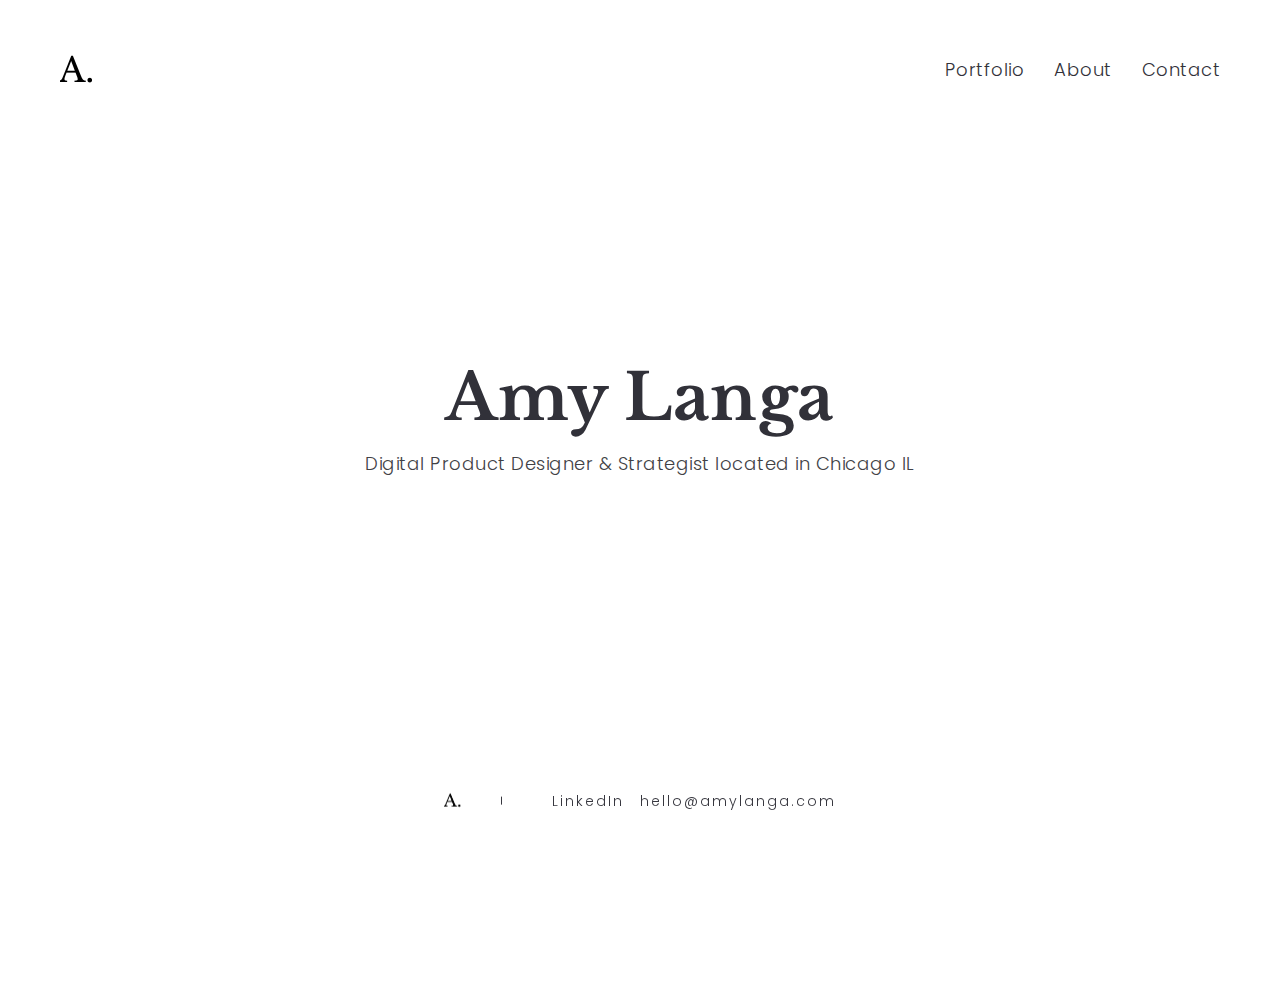
<file: site/index.html>
<!DOCTYPE html>
<html lang="en-US">
    <head>
        <title>Amy Langa | Digital Product Designer</title>

        <!--Meta-->
        <meta http-equiv="Content-Type" content="text/html; charset=UTF-8" />
        <meta property="og:title" content="Amy Langa | Digital Product Designer" />
        <meta property="og:description" content="Amy Langa. Digital Product Designer." />
        <meta property="og:url" content="http://amylanga.com" />
        <meta property="og:site_name" content="Amy Langa | Digital Product Designe" />
        <meta property="og:image" content="http://themes.uiueux.com/demo/air/entry/01-.jpg" />
        <meta name="viewport" content="width=device-width, initial-scale=1, maximum-scale=1">

        <!-- Favicon -->
        <link rel="shortcut icon" href="img/favicon.ico">
        <link rel="apple-touch-icon-precomposed" href="img/apple-touch-icon-114x114.png">

        <!-- Google Fonts -->
        <link rel='stylesheet' href='https://fonts.googleapis.com/css?family=Poppins%3A400%2C300%7CLibre+Baskerville%3Aregular%2Citalic%2C700' type='text/css' media='all' />

        <!-- Bootstrap CSS -->
        <link rel='stylesheet' href='css/bootstrap.css' type='text/css' media='screen' />

        <!-- Font Icon CSS -->
        <link rel='stylesheet' href='css/font-awesome.min.css' type='text/css' media='screen' />

        <!-- Owl Carousel Plugin CSS -->
        <link rel='stylesheet' href='css/owl.carousel.css' type='text/css' media='screen' />

        <!-- Lightbox Plugin CSS -->
        <link rel='stylesheet' href='css/photoswipe.css' type='text/css' media='screen' />

        <!-- Lightbox Plugin Skin CSS -->
        <link rel='stylesheet' href='css/skin/photoswipe/default/default-skin.css' type='text/css' media='screen' />

        <!-- Air. Theme Elements CSS -->
        <link rel='stylesheet' href='css/pagebuild.css' type='text/css' media='screen' />

        <!-- Air. Theme Main CSS -->
        <link rel='stylesheet' href='css/style.css' type='text/css' media='screen' />

        <link rel='stylesheet' href='css/custom.css' type='text/css' media='screen' />
        
        <!-- IE hack -->
        <!--[if lte IE 9]>
        <link rel='stylesheet' id='cssie9'  href='css/ie.css' type='text/css' media='screen' />
        <![endif]-->

        <!--[if lte IE 9]>
        <script type="text/javascript" src="js/ie.js"></script>
        <![endif]-->
        
        <!--[if lte IE 8]>
        <div style="width: 100%;" class="messagebox_orange">Your browser is obsolete and does not support this webpage. Please use newer version of your browser or visit <a href="http://www.ie6countdown.com/" target="_new">Internet Explorer 6 countdown page</a>  for more information. </div>
        <![endif]-->

    </head>
  
    <body class="page page-template-default default-dark-logo pswp-light-skin responsive-ux page-template-masonry-body page-template-intro-above-list-body navi-show ux-bordered page_from_top dark-logo header-sticky Chrome59">
      
        <!--Page Loader-->
        <div class="page-loading fullscreen-wrap visible">
            <div class="page-loading-inn">
                <div class="page-loading-transform">
                    <div class="site-loading-logo"><img src="img/demo/loading.gif" alt="Air Theme" /></div>
                </div>
            </div>
        </div>

        <!--Audio Player-->
        <div id="jquery_jplayer" class="jp-jplayer"></div>

        <!--Main wrap-->
        <div id="wrap-outer">

            <!--Header-->
            <header id="header" class="">

                <div id="header-main">
            
                    <div class="container-fluid">

                        <span id="navi-trigger" class="" style="opacity: 1; display: inline-block;">
                            <span class="navi-trigger-text">
                                <span class="navi-trigger-text-menu navi-trigger-text-inn">MENU</span>
                                <span class="navi-trigger-text-close navi-trigger-text-inn">CLOSE</span>
                            </span>
                            <span class="navi-trigger-inn">
                                <span class="navi-trigger-hamberg-line navi-trigger-hamberg-line1"></span>
                                <span class="navi-trigger-hamberg-line navi-trigger-hamberg-line2"></span>
                                <span class="navi-trigger-hamberg-line navi-trigger-hamberg-line3"></span>
                            </span>
                        </span>

                        <div class="heade-meta">

                            <nav id="navi-header">

                                <div id="navi_wrap" class="menu-menu-1-container">

                                    <ul class="menu clearfix">
                                        <li class="external menu-item menu-item-type-post_type menu-item-object-page">
                                            <a href="./portfolio.html">Portfolio</a>
                                            <ul class="sub-menu">
                                                <li class="menu-item"><a href="./digital-merchandising-application.html">Digital Merchandising Application</a></li>
                                                <li class="menu-item"><a href="./color-picker.html">Color Picker</a></li>
                                                <li class="menu-item"><a href="./task-management-application.html">Task Management Application</a></li>
                                            </ul>
                                        </li>
                                        <li class="external menu-item menu-item-type-post_type menu-item-object-page"><a href="./about.html">About</a></li>
                                        <li class="external menu-item menu-item-type-post_type menu-item-object-page"><a href="./contact.html">Contact</a></li>
                                    </ul>

                                </div><!--End #navi_wrap-->

                            </nav>

                        </div>
  
                        <div class="navi-logo">

                            <div class="logo-wrap">
                                <div id="logo">
                                    <a class="logo-a" href="index.html" title="Air Theme">
                                        <h1 class="logo-h1 logo-not-show-txt">Amy Langa.</h1>
                                        <img class="logo-image logo-dark" src="img/demo/logo_dark.png" alt="Air Theme" />
                                        <span class="logo-light"><img class="logo-image" src="img/demo/logo_light.png" alt="Air Theme" /></span>
                                    </a>
                                </div>
                            </div><!--End logo wrap-->
                             
                        </div>
                        
                    </div>
                    
                </div><!--End header main-->
                
            </header>
            <div id="menu-panel">
                <div class="menu-panel-inn fullscreen-wrap">
                    <nav id="navi">
                        <div id="navi-wrap" class="menu-navi-wrap">
                            <ul class="menu clearfix">
                                <li class="menu-item current-menu-item current_page_item menu-item-has-children">
                                    <a href="./portfolio.html">Portfolio</a>
                                    <ul class="sub-menu">
                                        <li class="menu-item"><a href="./digital-merchandising-application.html">Digital Merchandising Application</a></li>
                                        <li class="menu-item"><a href="./color-picker.html">Color Picker</a></li>
                                        <li class="menu-item"><a href="./task-management-application.html">Task Management Application</a></li>
                                    </ul>
                                </li>
                                <li class="external menu-item menu-item-type-post_type menu-item-object-page"><a href="./about.html">About</a></li>
                                <li class="external menu-item menu-item-type-post_type menu-item-object-page"><a href="./contact.html">Contact</a></li>
                            </ul>
                        </div>
                    </nav>
                </div>
            </div>

            
            <!-- Main Content Wrap -->
            <div id="wrap">

                <!-- Top Slider -->
                <div class="top-slider top-slider-text">

                    <div class="text-slider-inn middle-ux">
                        <h1 class="slider-headding slider-headding-1">Amy Langa</h1>
                    
                        <div class="slider-con">
                            <div class="slider-con-inn">
                                <p>Digital Product Designer &amp; Strategist located in Chicago IL</p>
                            </div>
                        </div>
                    </div>

                </div><!-- End top-slider -->

                <!-- Main Content : List, text content ... -->
                <div id="content">

                    <div class="content_wrap_outer fullwrap-layout">
            
                        <div id="content_wrap" class="">
                            <div class="text-center container-masonry ux-portfolio-spacing-40 ux-portfolio-3col container ux-has-filter filter-center" data-col="3" data-spacer="40" data-template="intro-above">
                                <!-- <div class="clearfix subnav menu">
                                    <ul>
                                        
                                        <li class="subnav-li"><a href="./portfolio.html" class="anchor">Portfolio</a></li>
                                        <li class="subnav-li"><a href="./about.html" class="anchor">About</a></li>
                                        <li class="subnav-li"><a href="./contact.html" class="anchor">Contact</a></li>   
                                    </ul>
                                </div>    -->
                            </div>
                            
                        </div>
                    </div><!-- End content_wrap_outer-->

                </div><!--End #content-->

                <footer id="footer" class="footer-cols-layout">

                    <div class="footer-info">
                        <div class="footer-container">
                            <div class="span6">
                                <div id="logo-footer">
                                    <img class="logo-footer-img" src="img/demo/logo_dark.png" alt="Air Theme" />
                                </div>
                            </div>

                            <div class="span6">
                                <div class="footer-social">
                                    <ul class="socialmeida clearfix">                       
                                        <li class="socialmeida-li">
                                            <a title="LinkedIn" href="https://www.linkedin.com/in/amy-langa-3b8887105" target="_blank" class="socialmeida-a">
                                                <span class=""></span> <span class="socialmeida-text">LinkedIn</span>
                                            </a>
                                        </li>                                        
                                        <li class="socialmeida-li">
                                            <a title="email" href="mailto:hello@amylanga.com" class="socialmeida-a email-link">
                                                <span class=""></span> <span class="socialmeida-text">hello@amylanga.com</span>
                                            </a>
                                        </li>
                                    </ul>
                                </div>
                            </div>
                        </div>
                    </div>

                    <div class="container-fluid back-top-wrap"><div id="back-top"></div></div>

                </footer>

            </div><!--End #wrap -->  
           
           <div class="video-overlay modal"><span class="video-close"></span></div><!--end video-overlay-->
      
        </div><!--End wrap-outer-->

        <div class="pswp" tabindex="-1" role="dialog" aria-hidden="true">

            <div class="pswp__bg"></div>

            <div class="pswp__scroll-wrap">

                <div class="pswp__container">
                    <div class="pswp__item"></div>
                    <div class="pswp__item"></div>
                    <div class="pswp__item"></div>
                </div>

                <div class="pswp__ui pswp__ui--hidden">

                    <div class="pswp__top-bar">

                        <div class="pswp__counter"></div>

                        <button class="pswp__button pswp__button--close" title="Close (Esc)"></button>

                        <button class="pswp__button pswp__button--share" title="Share"></button>

                        <button class="pswp__button pswp__button--fs" title="Toggle fullscreen"></button>

                        <button class="pswp__button pswp__button--zoom" title="Zoom in/out"></button>

                        <div class="pswp__preloader">
                            <div class="pswp__preloader__icn">
                              <div class="pswp__preloader__cut">
                                <div class="pswp__preloader__donut"></div>
                              </div>
                            </div>
                        </div>
                    </div>

                    <div class="pswp__share-modal pswp__share-modal--hidden pswp__single-tap">
                        <div class="pswp__share-tooltip"></div> 
                    </div>

                    <button class="pswp__button pswp__button--arrow--left" title="Previous (arrow left)">
                    </button>

                    <button class="pswp__button pswp__button--arrow--right" title="Next (arrow right)">
                    </button>

                    <div class="pswp__caption">
                        <div class="pswp__caption__center"></div>
                    </div>

                </div>

            </div>

        </div>
        <!-- jQuery Library -->
        <script type='text/javascript' src='js/library/jquery.min.js'></script>
        <!-- Main Js Plugin -->
        <script type='text/javascript' src='js/main.min.js'></script>
        <!-- Air. Theme main js -->
        <script type='text/javascript' src='js/custom.theme.js'></script>

        <script>
            (function(i,s,o,g,r,a,m){i['GoogleAnalyticsObject']=r;i[r]=i[r]||function(){
            (i[r].q=i[r].q||[]).push(arguments)},i[r].l=1*new Date();a=s.createElement(o),
            m=s.getElementsByTagName(o)[0];a.async=1;a.src=g;m.parentNode.insertBefore(a,m)
            })(window,document,'script','https://www.google-analytics.com/analytics.js','ga');

            ga('create', 'UA-102007989-1', 'auto');
            ga('send', 'pageview');
        </script>

    </body>
</html>
</file>
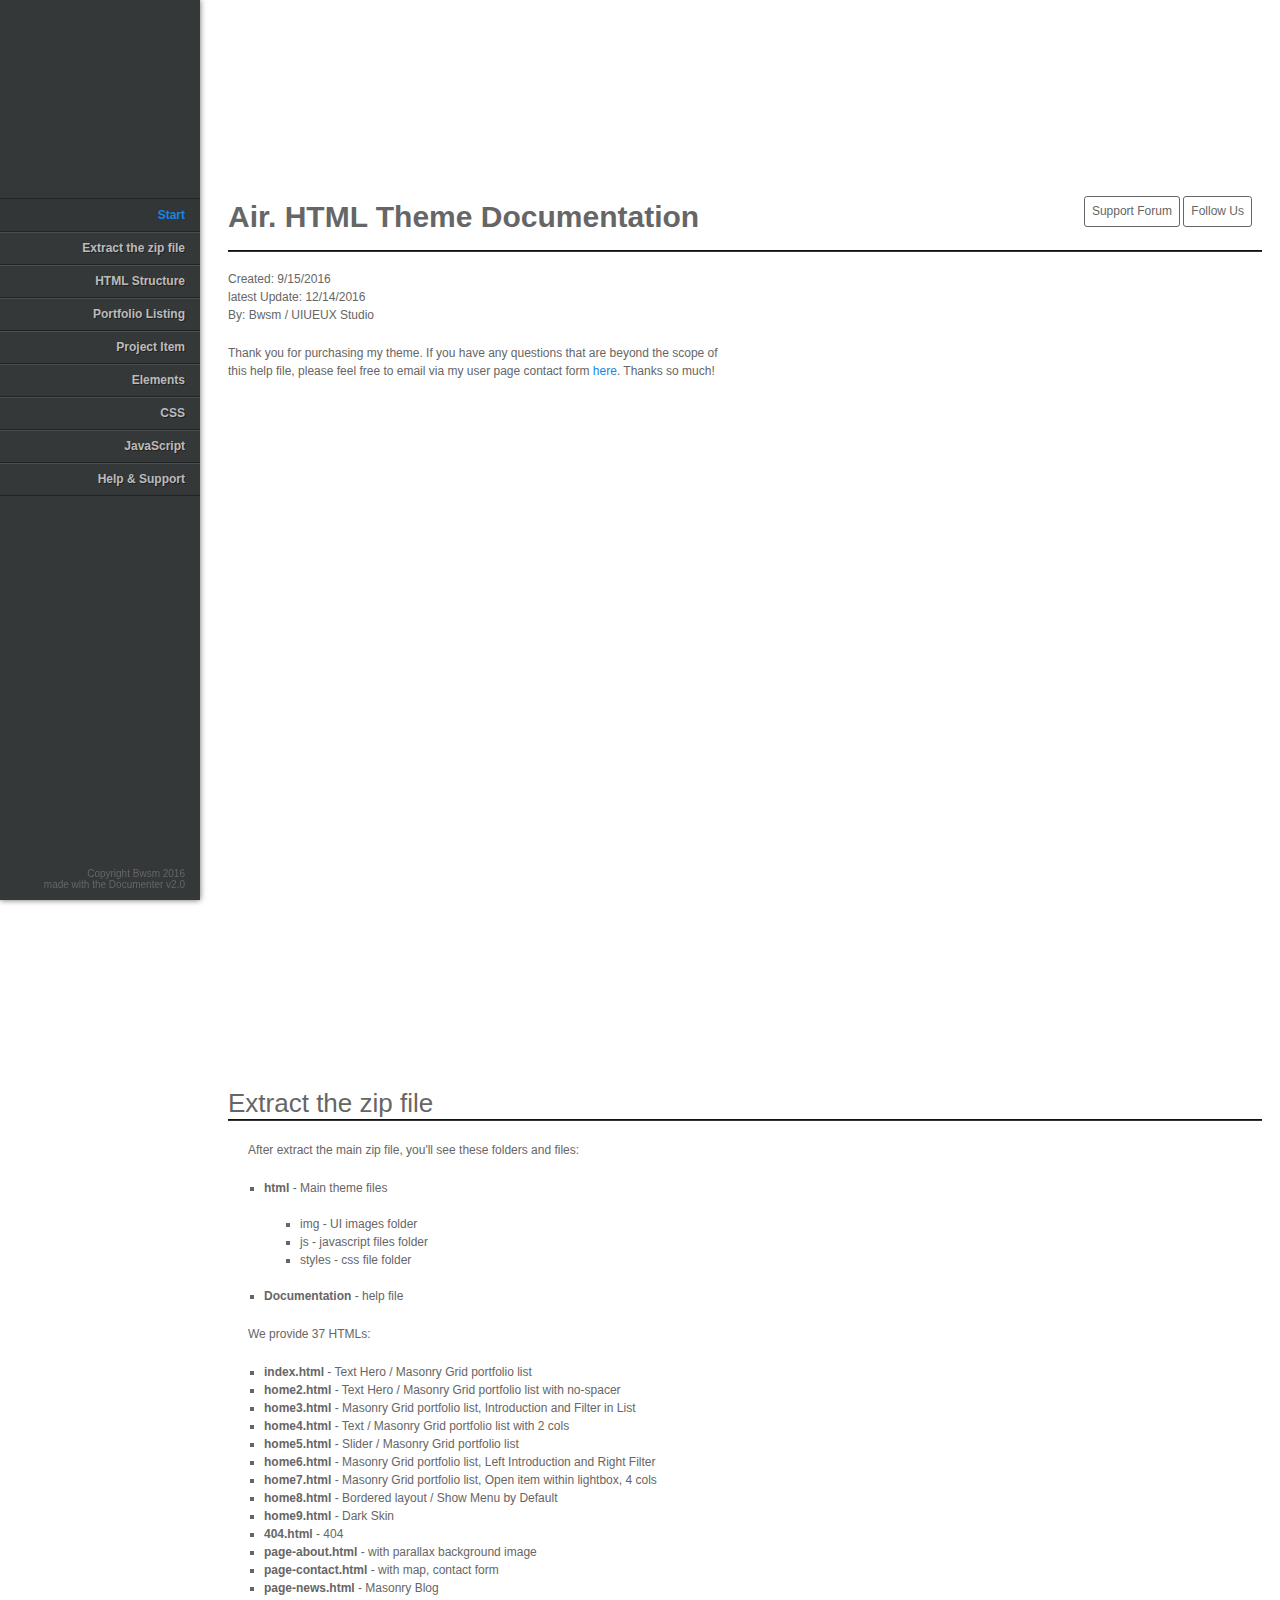
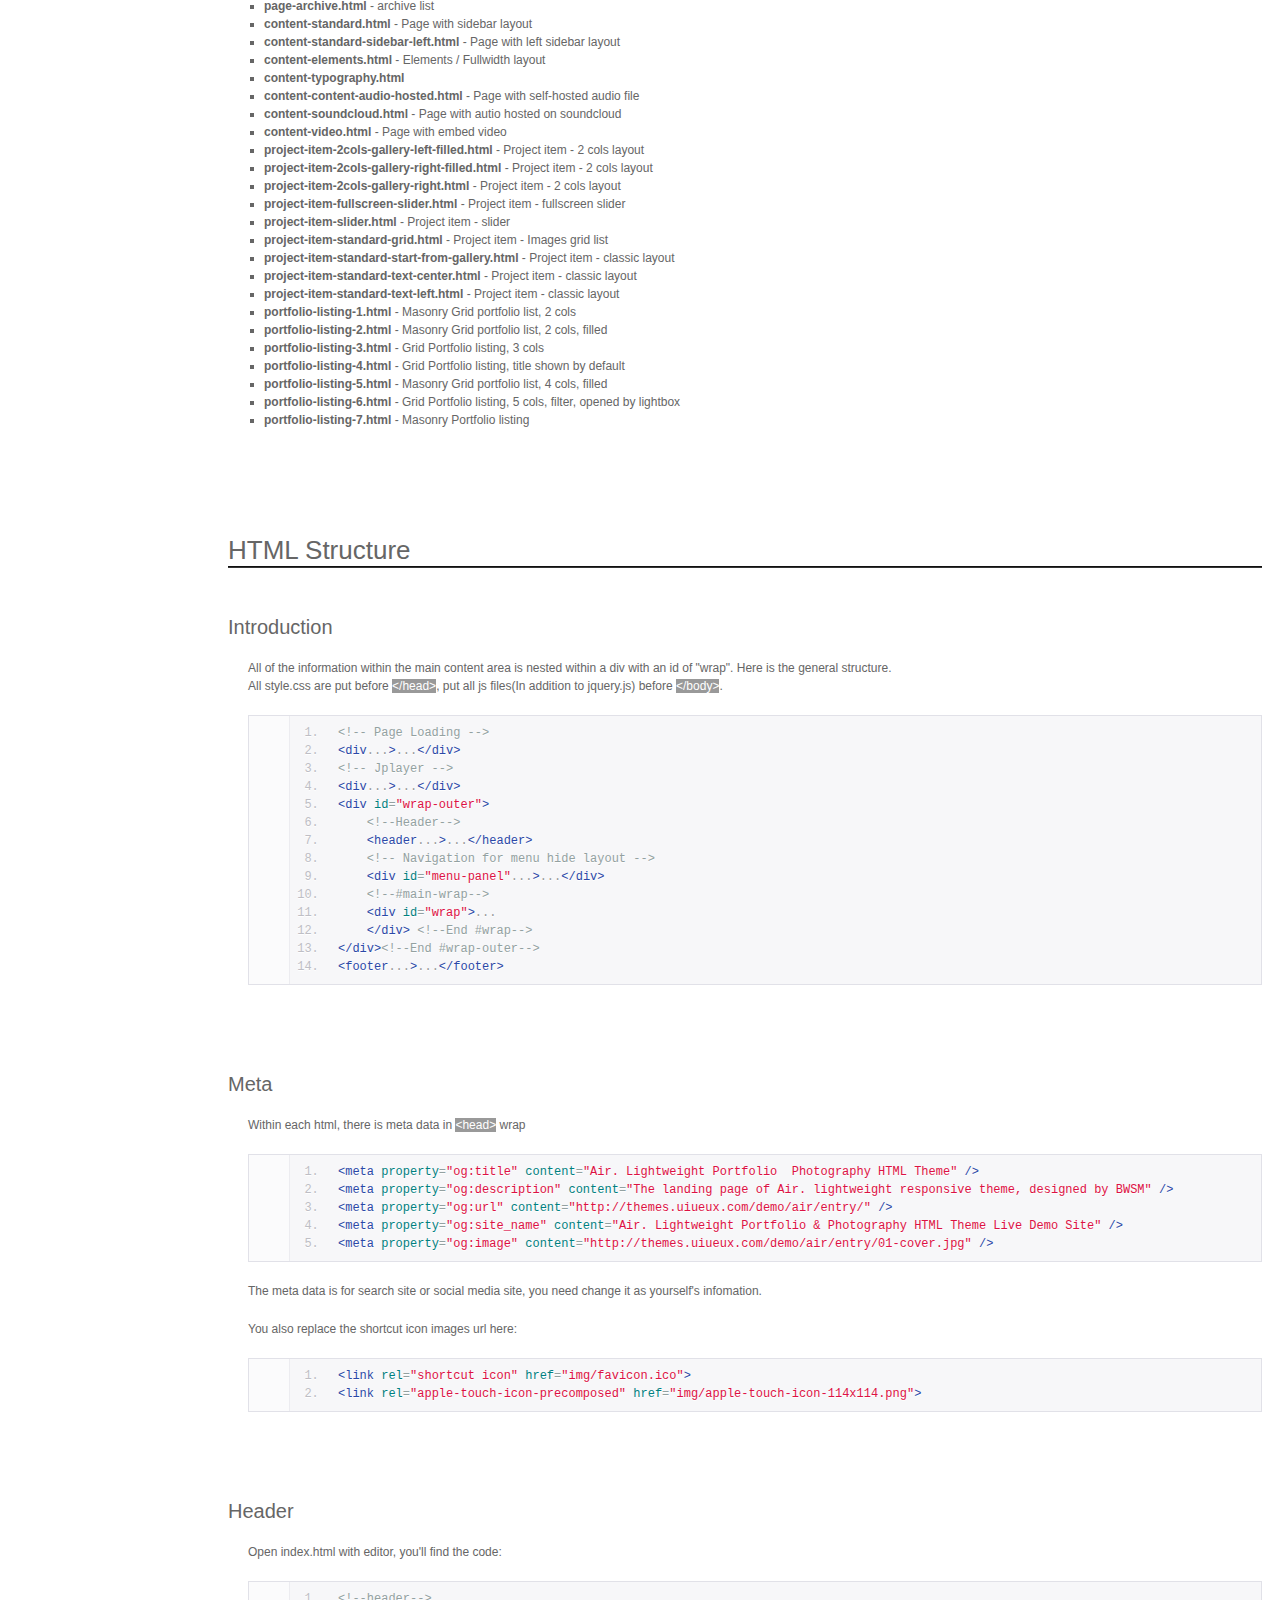
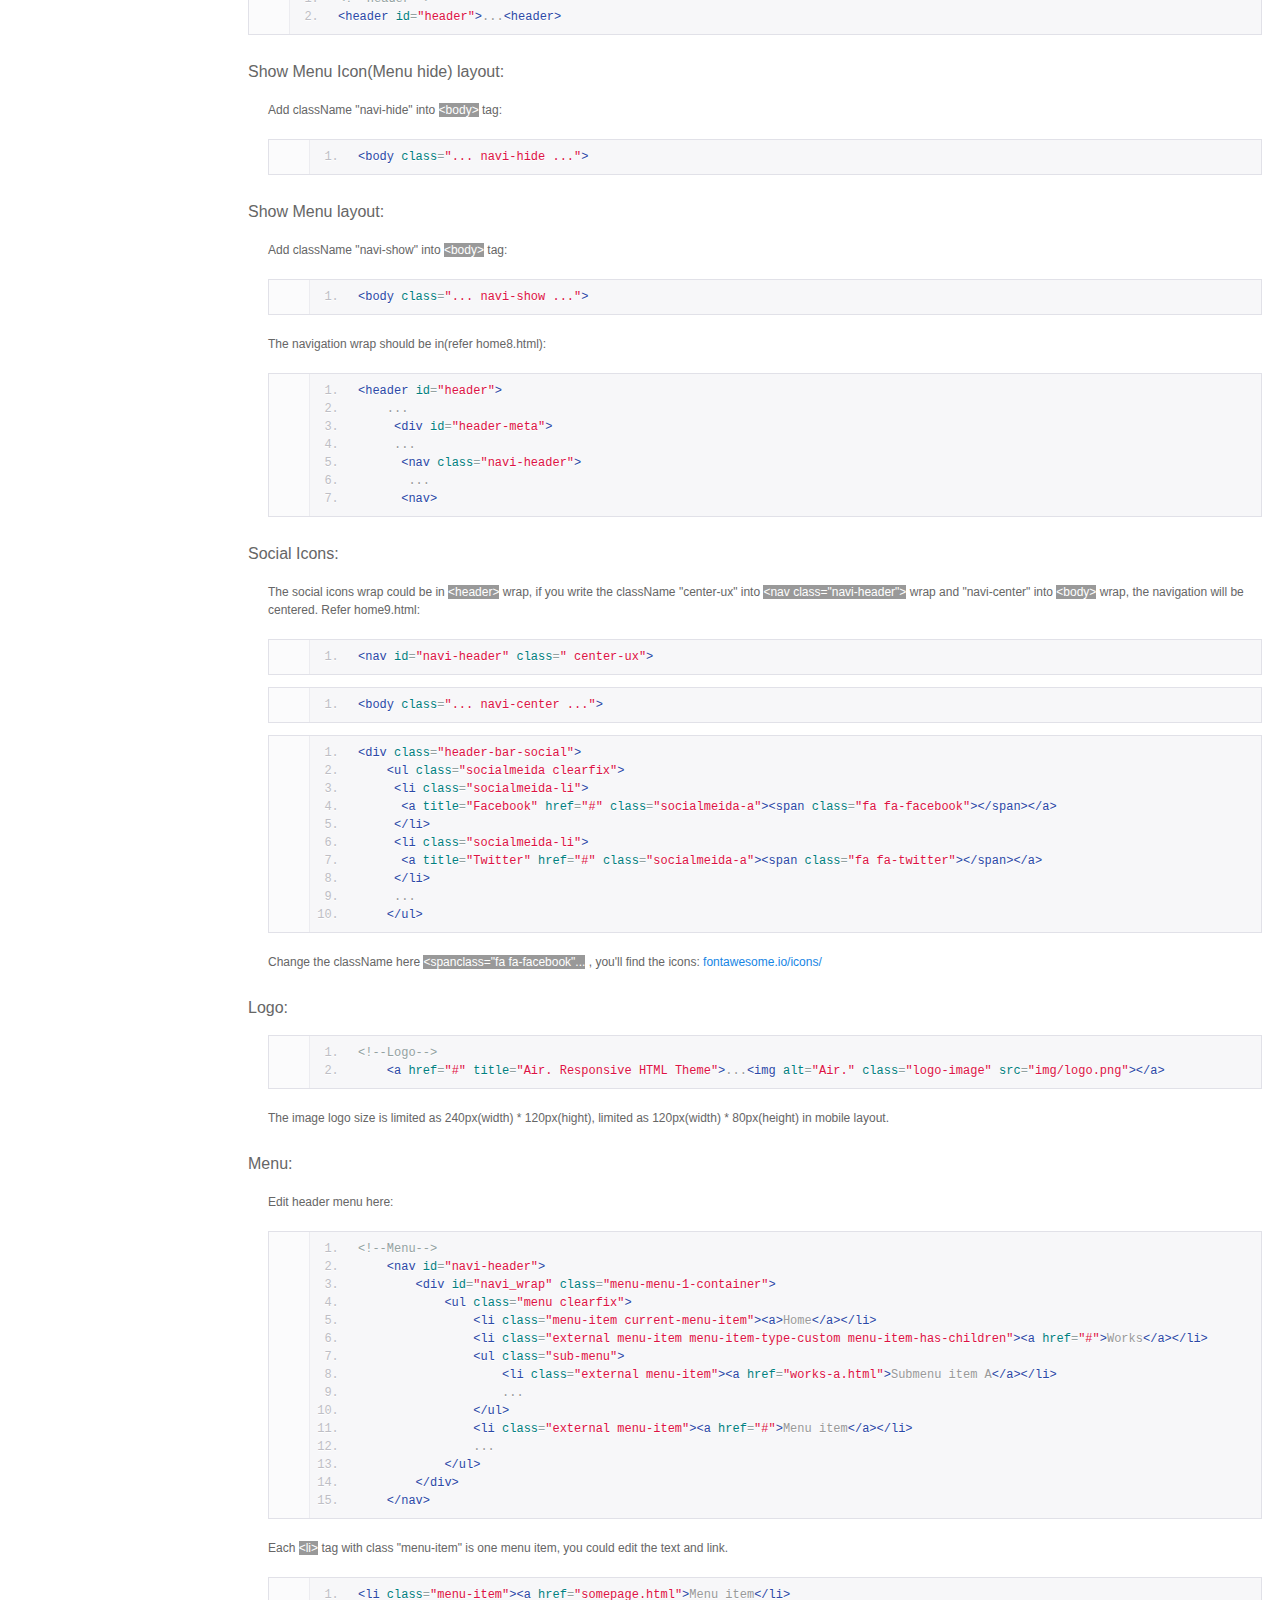
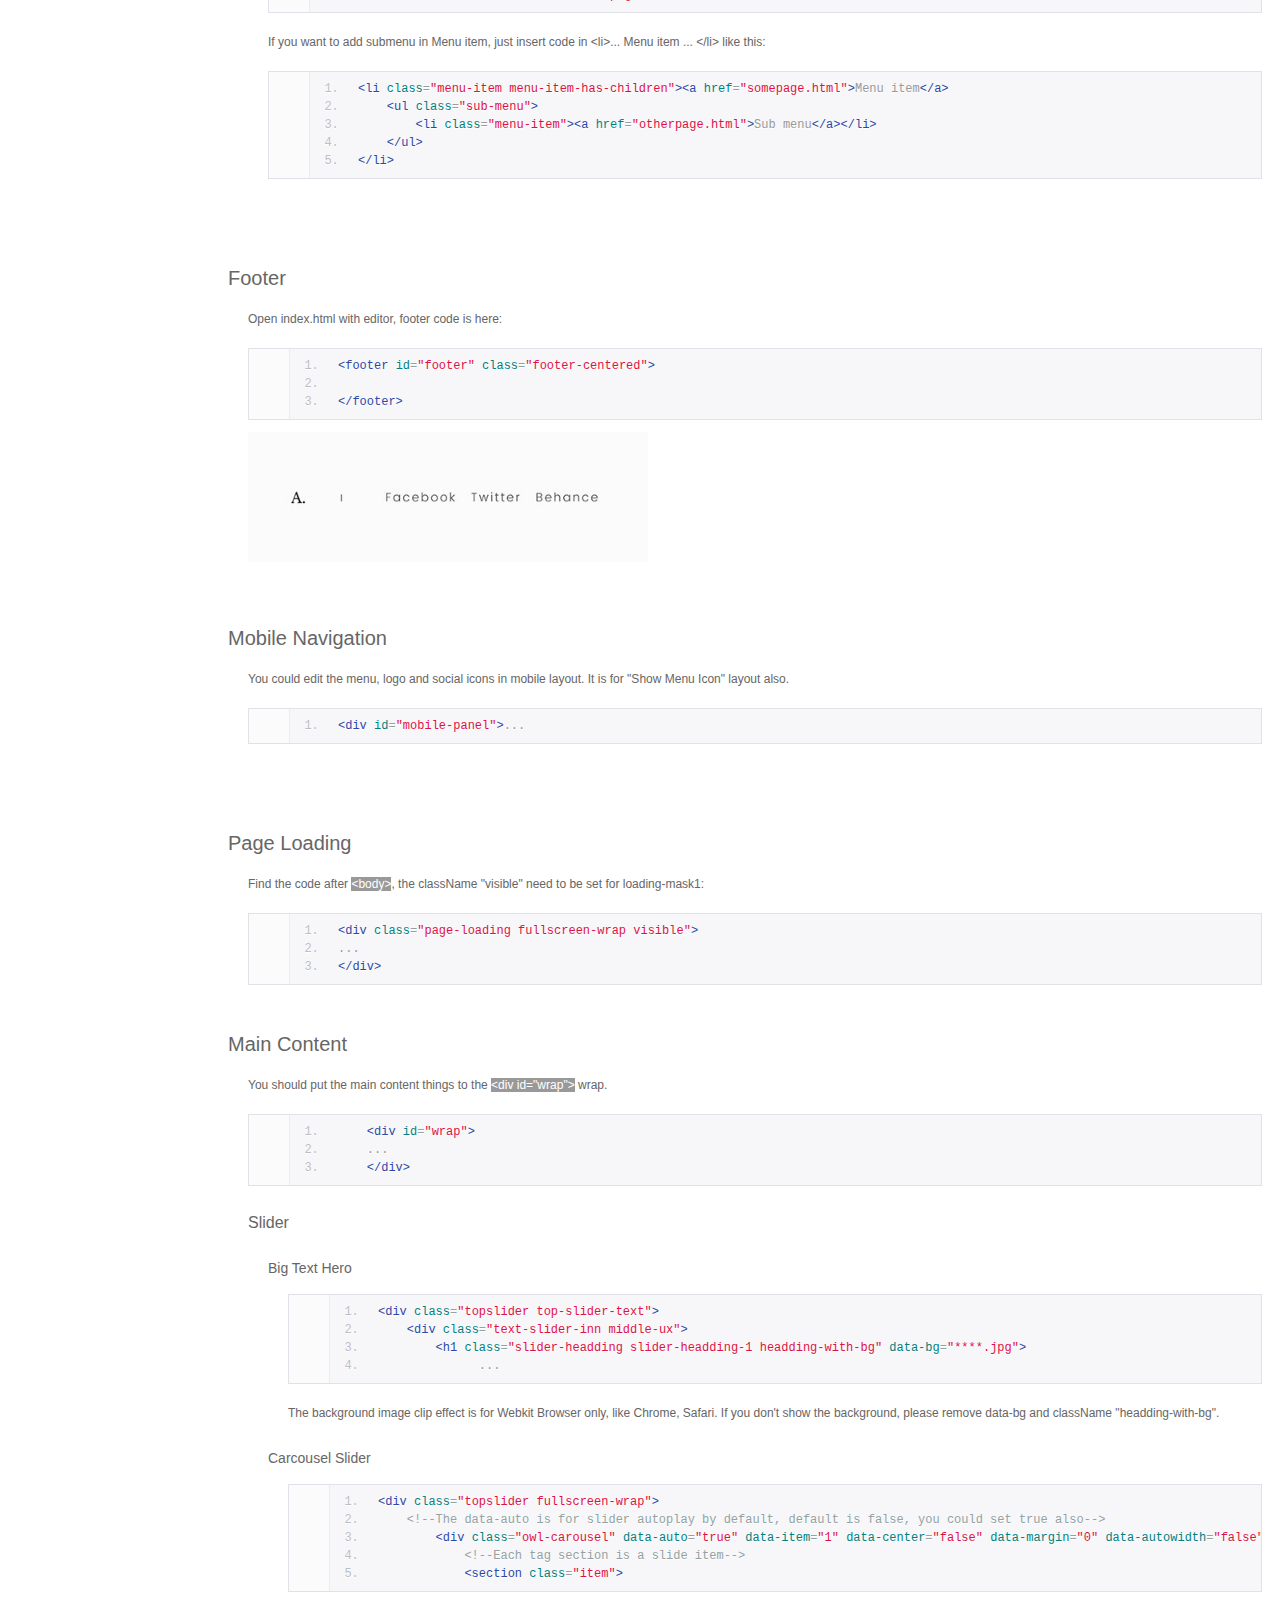
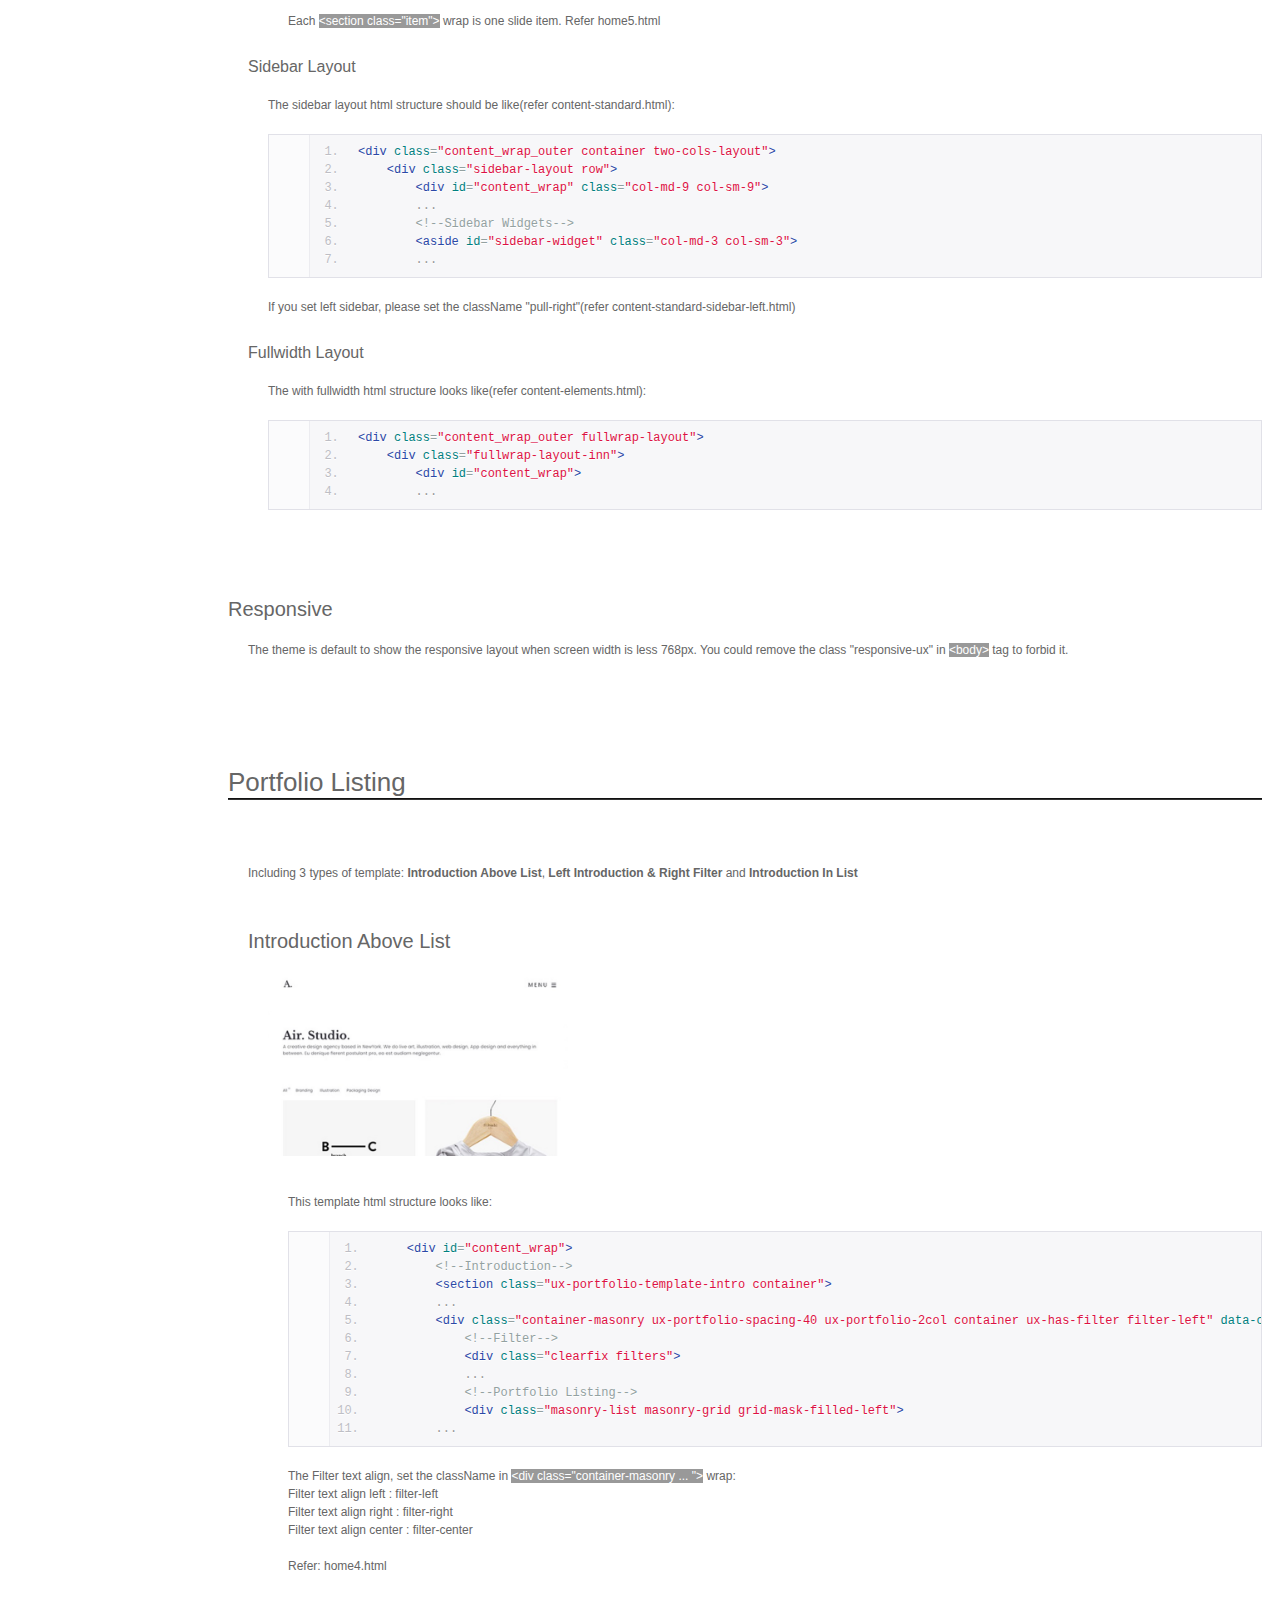
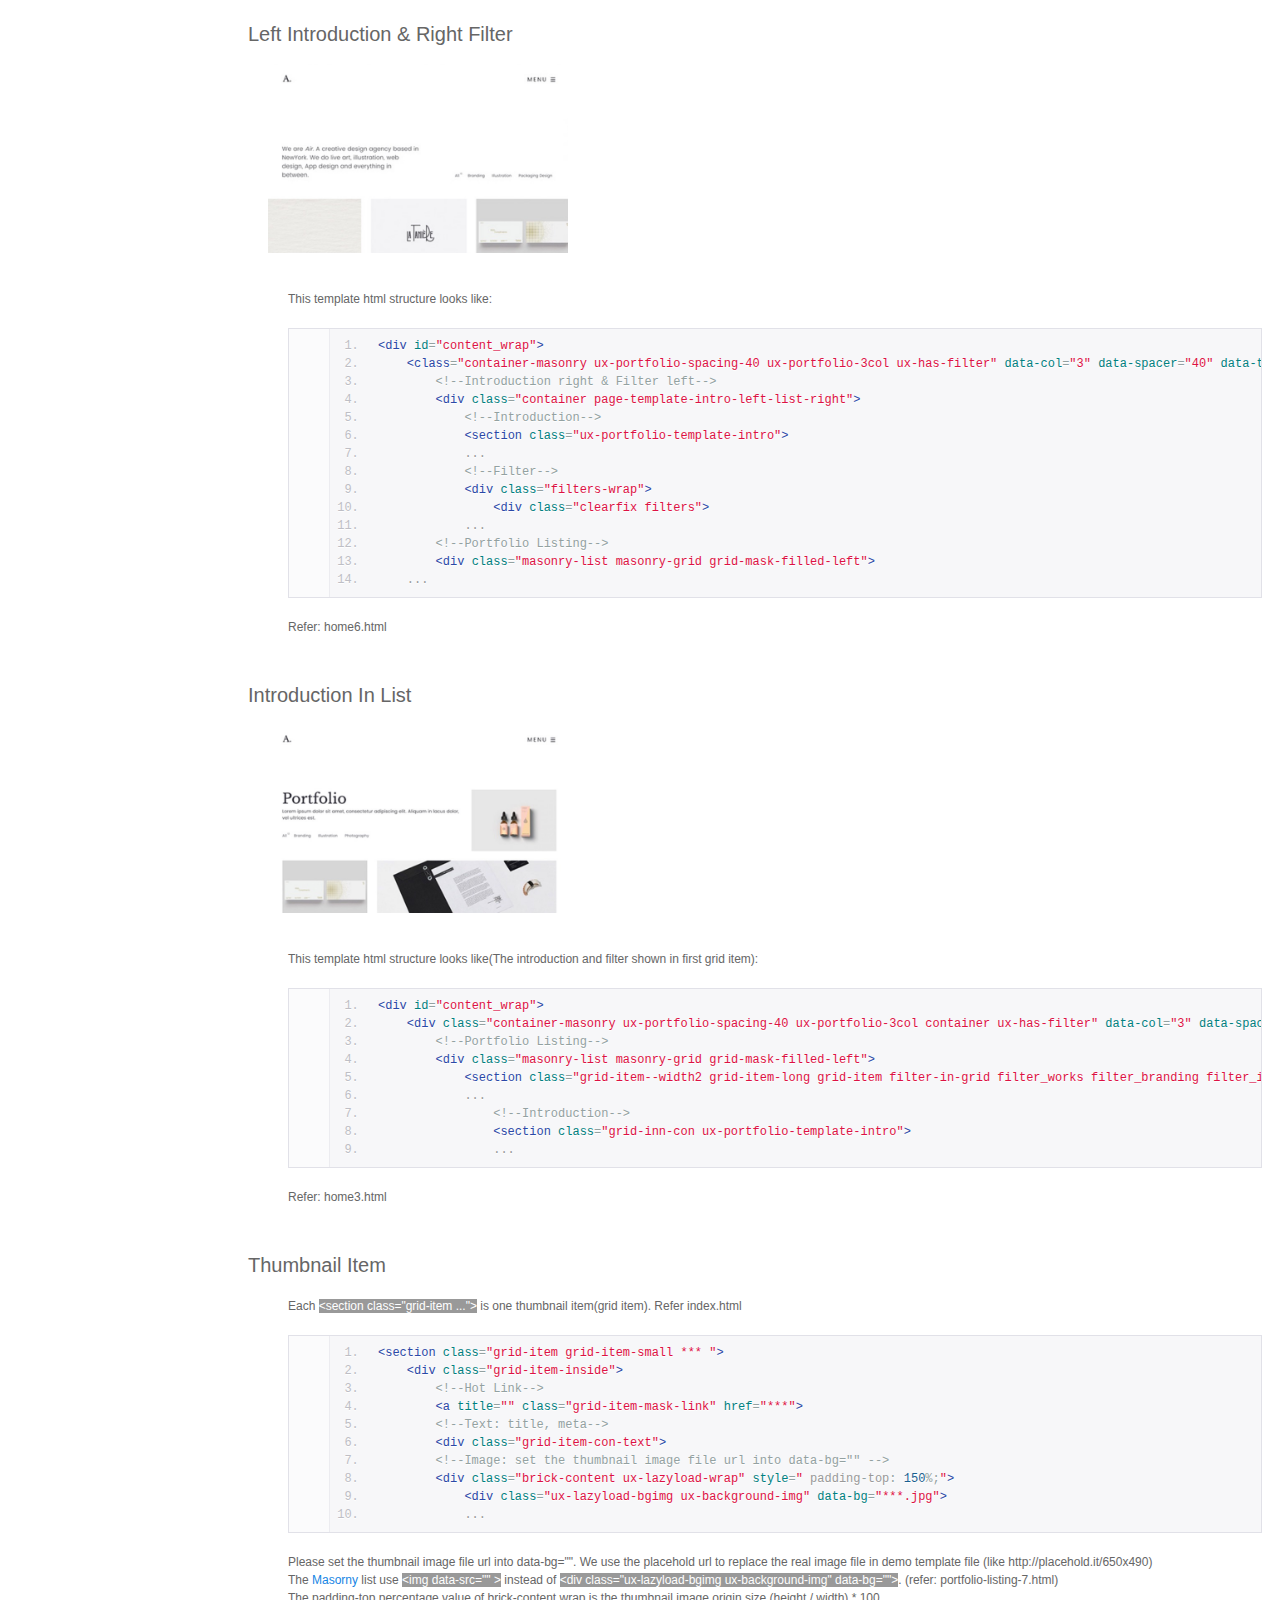
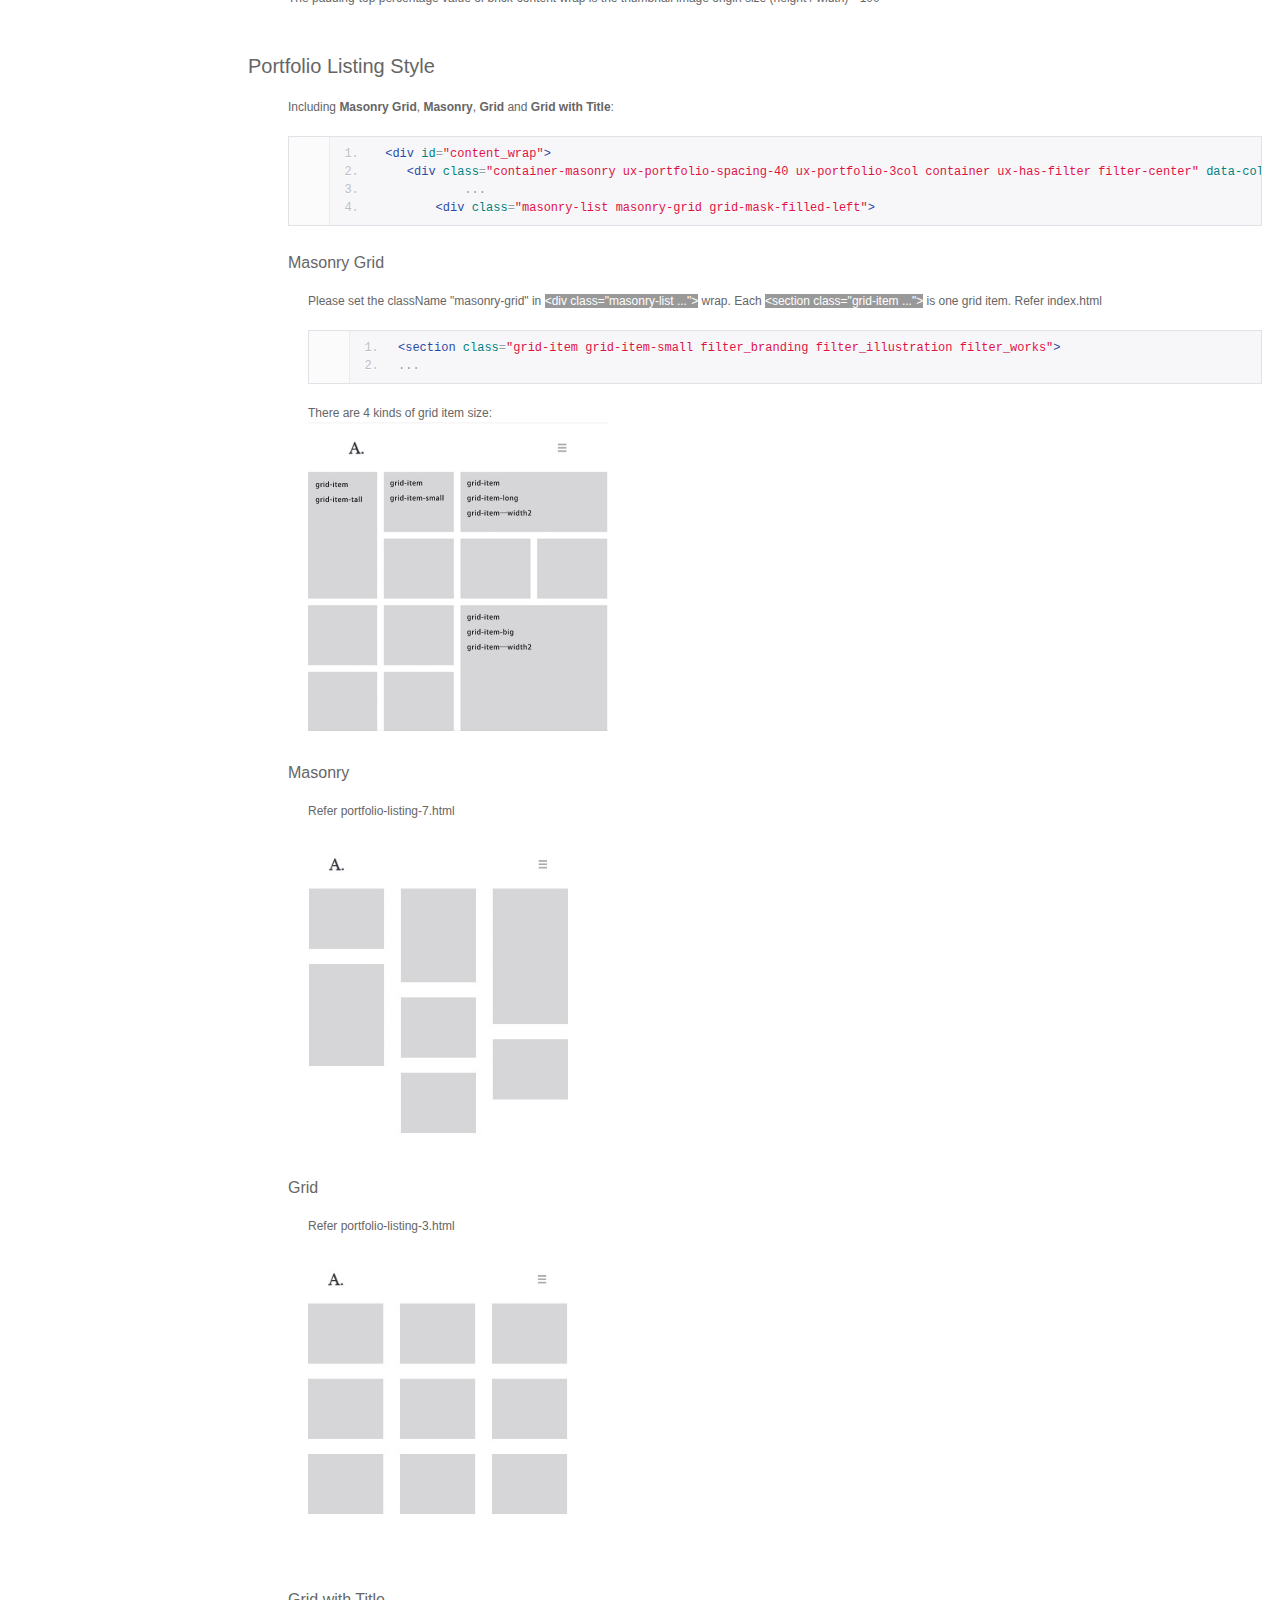
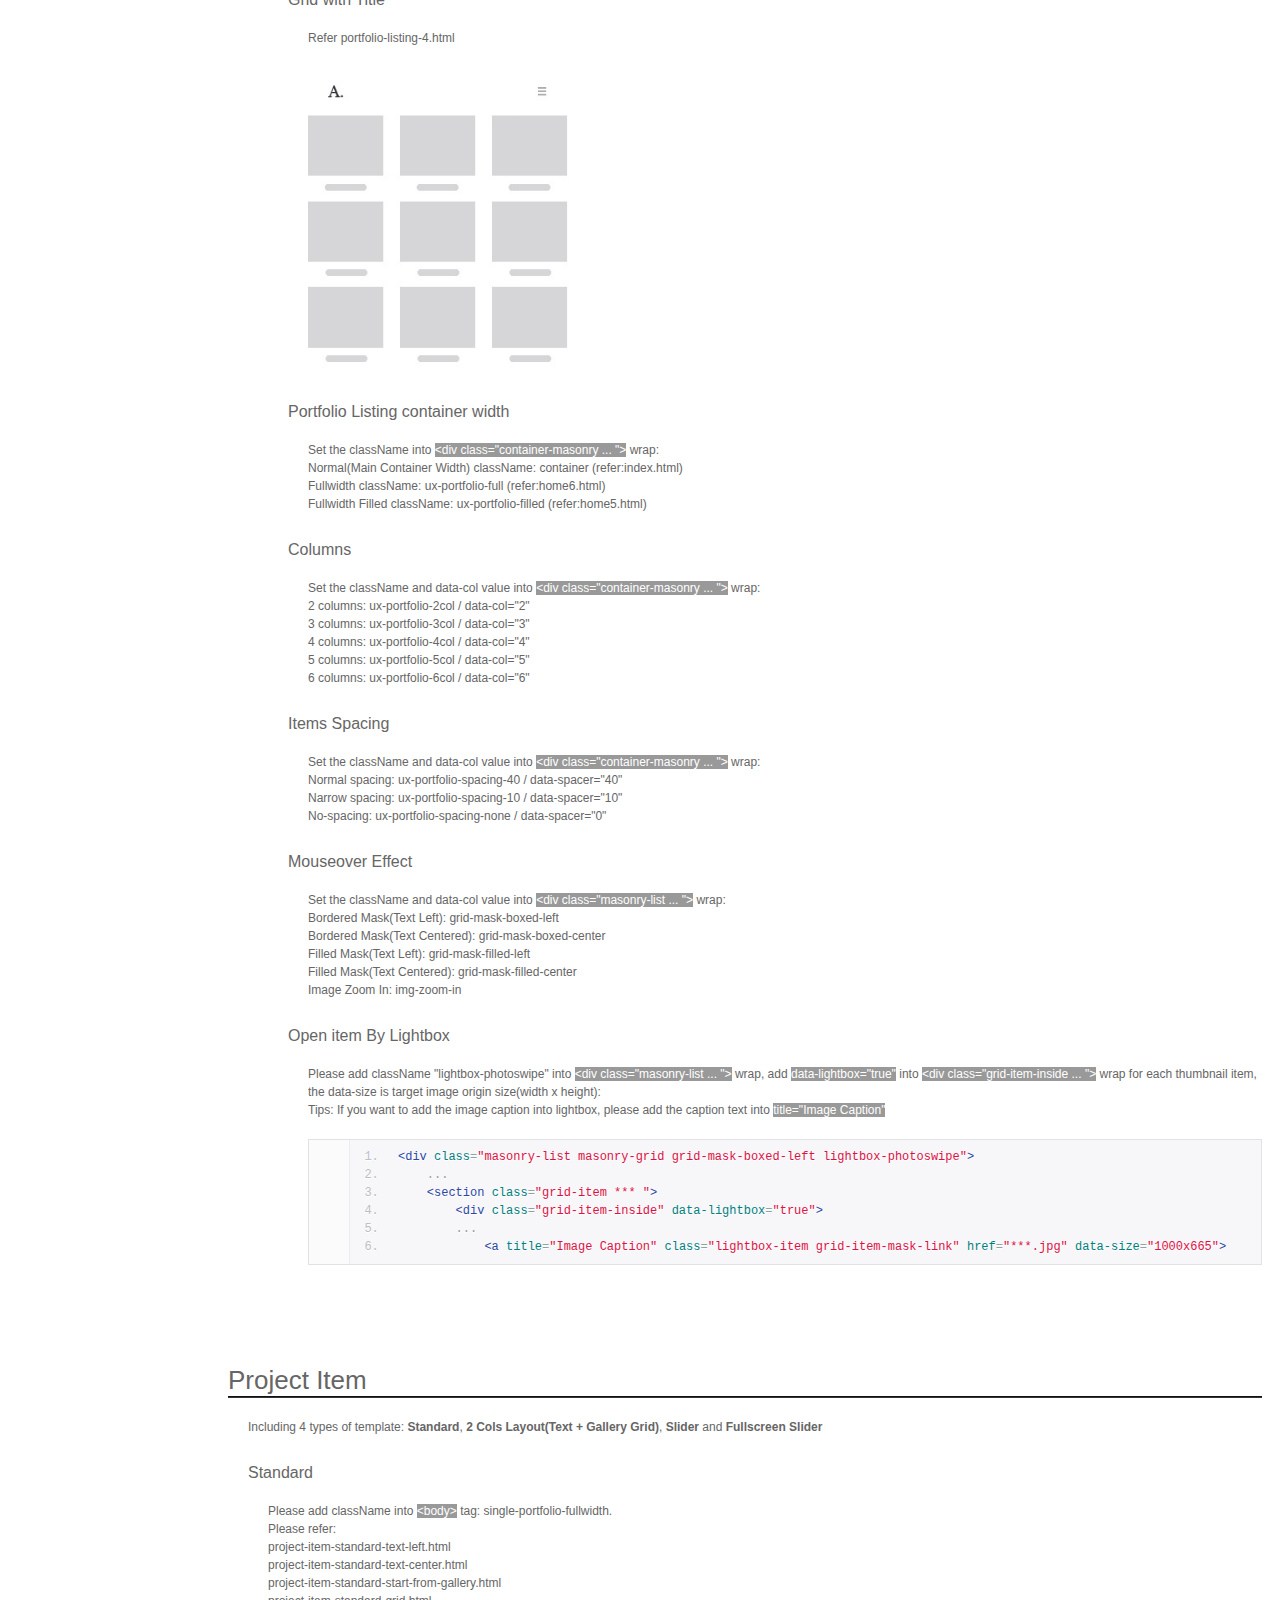
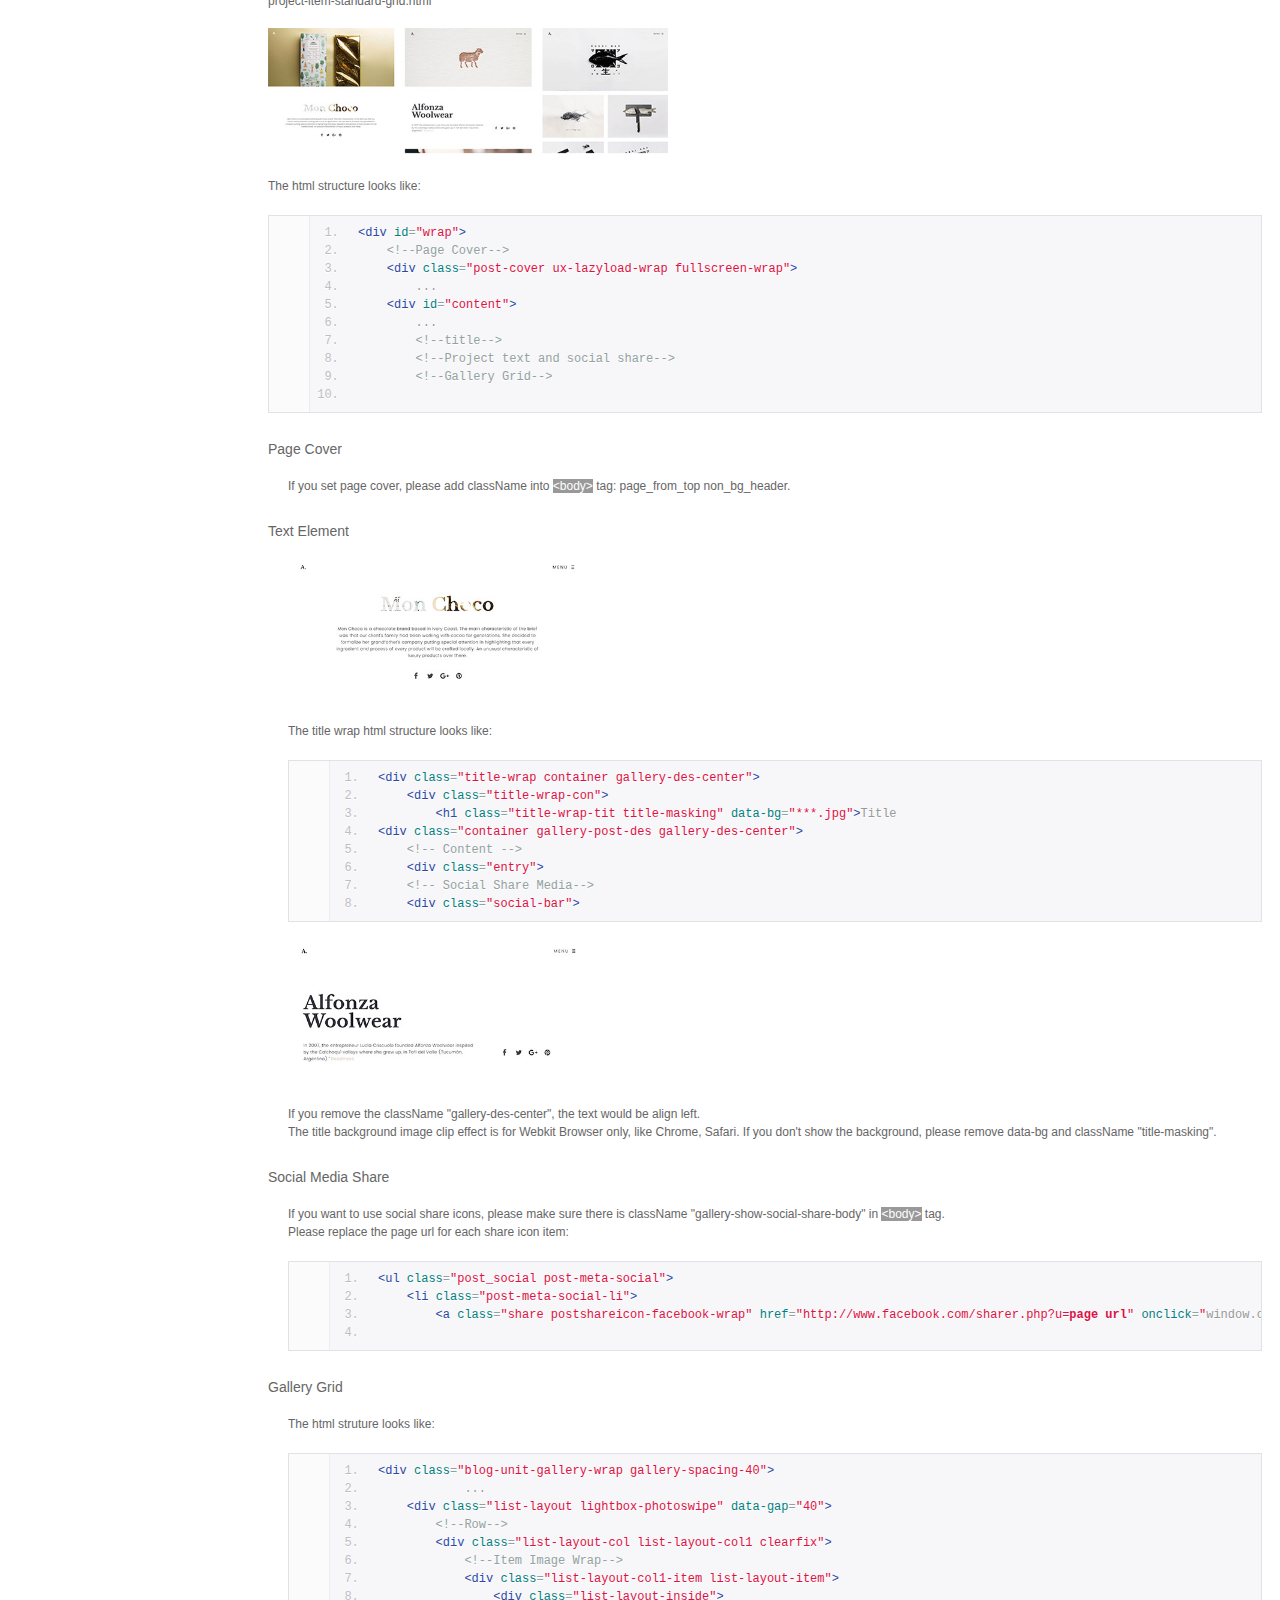
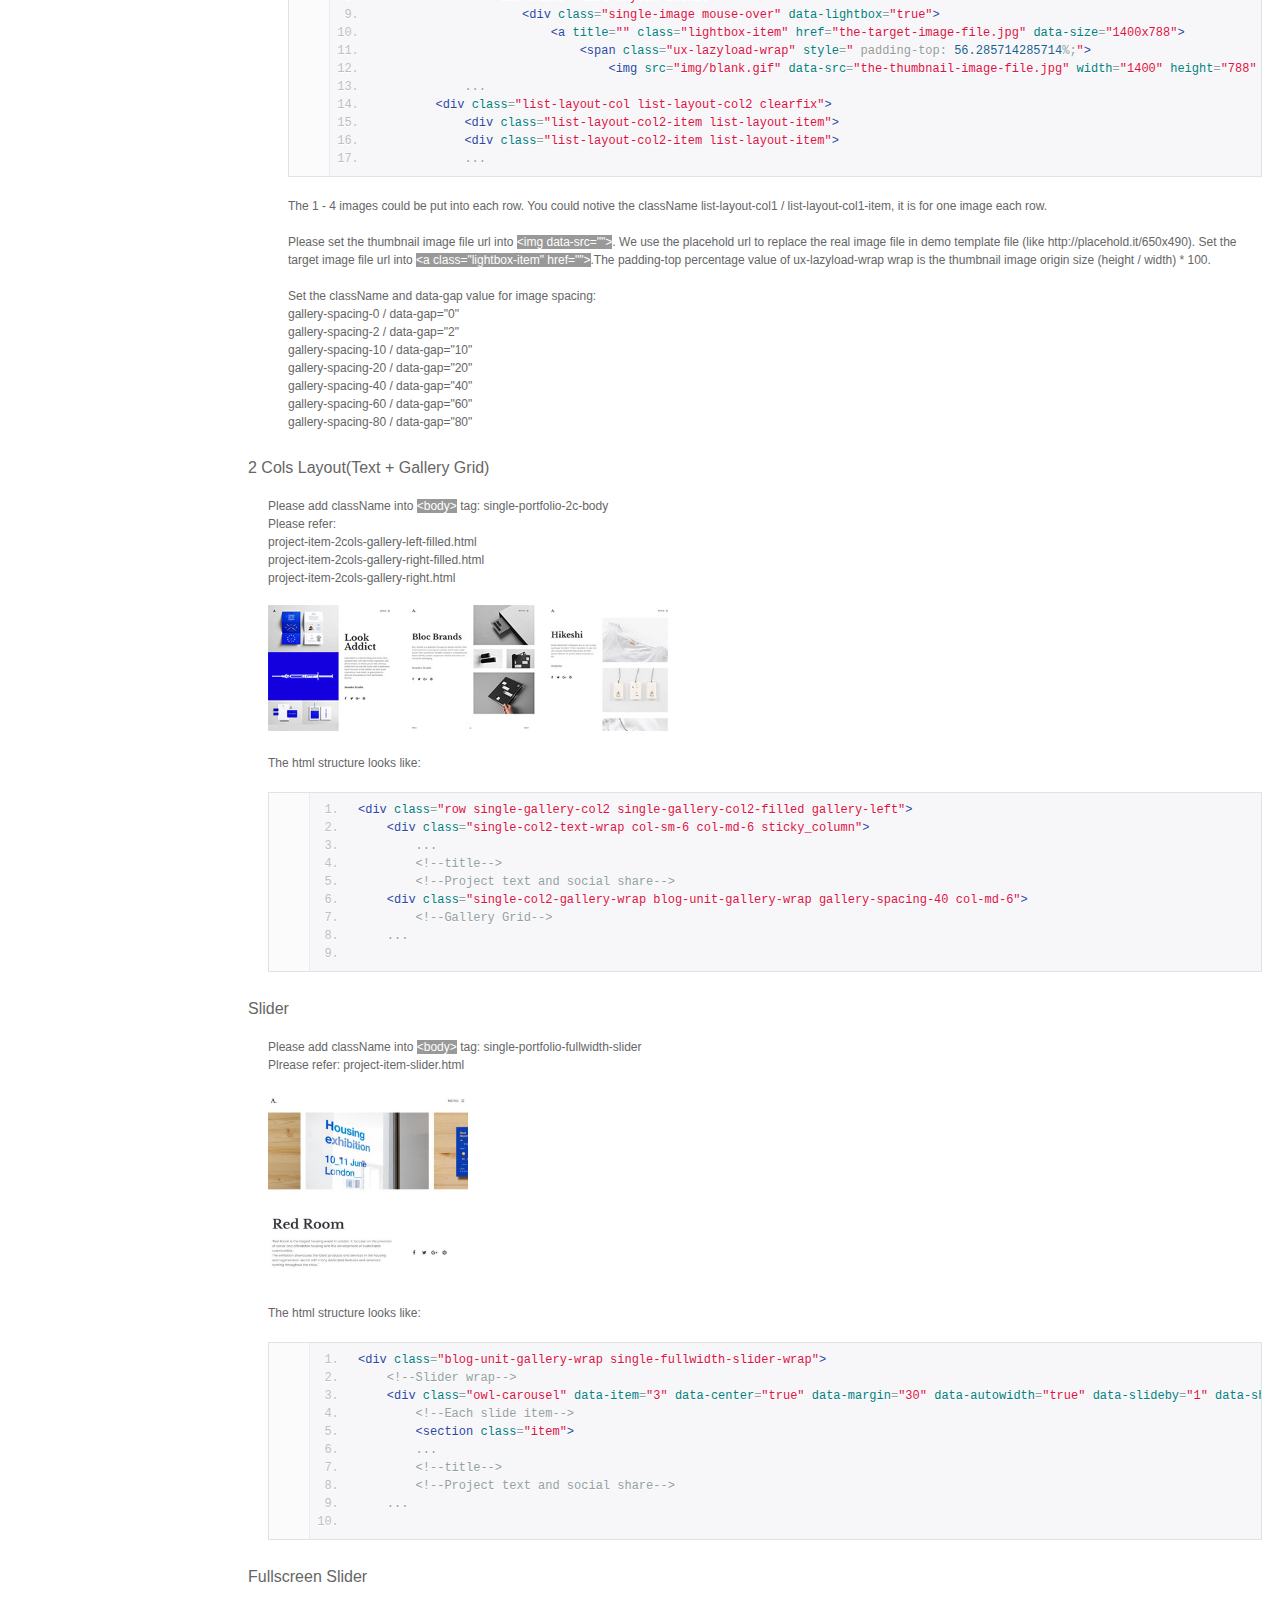
<file: air-html-main/documention/index.html>
<!doctype html>  
<!--[if IE 6 ]><html lang="en-us" class="ie6"> <![endif]-->
<!--[if IE 7 ]><html lang="en-us" class="ie7"> <![endif]-->
<!--[if IE 8 ]><html lang="en-us" class="ie8"> <![endif]-->
<!--[if (gt IE 7)|!(IE)]><!-->
<html lang="en-us"><!--<![endif]-->
<head>
    <meta charset="utf-8">
    
    <title>Air. HTML Theme Documentation</title>
    
    <meta name="description" content="">
    <meta name="author" content="Bwsm/UIUEUX Studio">
    <meta name="copyright" content="Bwsm/UIUEUX Studio">
    <meta name="generator" content="Documenter v2.0 http://rxa.li/documenter">
    <meta name="date" content="2014-06-26T00:00:00+02:00">
    
    <link rel="stylesheet" href="assets/css/documenter_style.css" media="all">
    <link rel="stylesheet" href="assets/js/google-code-prettify/prettify.css" media="screen">

    <script src="assets/js/google-code-prettify/prettify.js"></script>
    
    <link rel="shortcut icon" type="image/x-icon" href="assets/favicon.ico" />

    <script src="assets/js/jquery.js"></script>
    <script src="assets/js/jquery.scrollTo.js"></script>
    <script src="assets/js/jquery.easing.js"></script>
    
    <script>document.createElement('section');var duration='500',easing='swing';</script>
    <script src="assets/js/script.js"></script>
    
    <style>
        html{background-color:#fff;color:#666666;}
        ::-moz-selection{background:#204E5E;color:#ccc;}
        ::selection{background:#204E5E;color:#ccc;}
        #documenter_sidebar #documenter_logo{background-image:url();}
        a{color:rgb(22, 133, 228);}
        .btn {
            color:#666;
            border-color:#666;
        }
        .btn-primary:hover,
        .btn-primary:active,
        .btn-primary.active,
        .btn-primary.disabled,
        .btn-primary[disabled] {
        }
        hr{border-top:1px solid #111111;border-bottom:1px solid #333333;}
        #documenter_sidebar, #documenter_sidebar ul a{background-color:#343838;color:#222222;}
        #documenter_sidebar ul a{-webkit-text-shadow:1px 1px 0px #222222;-moz-text-shadow:1px 1px 0px #222222;text-shadow:1px 1px 0px #222222;}
        #documenter_sidebar ul{border-top:1px solid #212424;}
        #documenter_sidebar ul a{border-top:1px solid #494F4F;border-bottom:1px solid #212424;color:#BBBBBB;}
        #documenter_sidebar ul a:hover { background:#333636;color:rgb(22, 133, 228);border-top:1px solid #333636;}
        #documenter_sidebar ul a.current { background:#333636;color:rgb(22, 133, 228);border-top:1px solid #333636;}
        #documenter_copyright { display:block !important;visibility:visible !important; color:#666;}
        #documenter_copyright a { color: #666; } 
        #documenter_content h4 { margin: 48px 0 18px; }
        #documenter_content h5,#documenter_content h6 { margin: 28px 0 18px 20px; }
        .prettyprint.linenums { margin-left: 20px; }
        img.main { margin-left: 20px;}
        #documenter_content p { margin: 20px 0 20px 20px;}
        .pln {
        color: #999;
        }
        .kwd, .linenums .tag {
        color: #2B48A7;
        }
        .suojin,.sub-wrap { padding-left: 20px; }
        .prettyprint.linenums {
            overflow-x: auto;
        }
        .sub-wrap { }
    </style>
    
</head>
<body>
    <div id="documenter_sidebar">
        <a href="#documenter_cover" id="documenter_logo"></a>
        <ul id="documenter_nav">
            <li><a class="current" href="#documenter_cover">Start</a></li>
            <li><a href="#unzip">Extract the zip file</a></li>    
            <li><a href="#html_structure" title="HTML Structure">HTML Structure</a></li>
            <li><a href="#portfolio" title="Portfolio">Portfolio Listing</a></li>
            <li><a href="#project" title="Project">Project Item</a></li>
            <li><a href="#elements" title="Elements">Elements</a></li>
            <li><a href="#css_files_and_structure" title="CSS Files and Structure">CSS</a></li>
            <li><a href="#javascript" title="JavaScript">JavaScript</a></li>
            <li><a href="#help_support" title="Help & Support">Help & Support</a></li>

        </ul>
        <div id="documenter_copyright">Copyright <a href="http://www.uiueux.com" target="_blank">Bwsm</a> 2016<br>
        made with the <a href="http://rxa.li/documenter" target="_blank">Documenter v2.0</a> 
        </div>
    </div>
    <div id="documenter_content">
    <section id="documenter_cover">
    <h1>Air. HTML Theme Documentation</h1>
    
    <div id="documenter_buttons">
        <a href="http://uiueux.com/forums" class="btn btn-primary btn-large">Support Forum</a> <a href="http://twitter.com/uiueux" class="btn btn-large">Follow Us</a> 
    </div>
    <hr>
    <ul>
    <li>Created: 9/15/2016</li>
    <li>latest Update: 12/14/2016</li>
    <li>By: Bwsm / UIUEUX Studio</li>
    <li><a href=""></a></li>
    
    </ul>
    <p style="margin-left:0">Thank you for purchasing my theme. If you have any questions that are beyond the scope of this help file, please feel free to email via my user page contact form <a href="http://themeforest.net/user/bwsm">here</a>. Thanks so much!</p>
    </section>
    
    <section id="unzip">
    <h3>Extract the zip file</h3><hr class="notop">
    <p> After extract the main zip file, you'll see these folders and files: </p>

        <ul>
            <li><strong>html</strong> - Main theme files
                <ul>
                    <li>img - UI images folder</li>
                    <li>js - javascript files folder</li>
                    <li>styles - css file folder</li>
                </ul>
            </li>
            <li><strong>Documentation</strong> - help file</li>
        </ul>
        
        <p>We provide 37 HTMLs:</p>
        <ul>
            <li><strong>index.html</strong> - Text Hero / Masonry Grid portfolio list</li>
            <li><strong>home2.html</strong> - Text Hero / Masonry Grid portfolio list with no-spacer</li>
            <li><strong>home3.html</strong> - Masonry Grid portfolio list, Introduction and Filter in List</li>
            <li><strong>home4.html</strong> - Text / Masonry Grid portfolio list with 2 cols</li>
            <li><strong>home5.html</strong> - Slider / Masonry Grid portfolio list</li>
            <li><strong>home6.html</strong> - Masonry Grid portfolio list, Left Introduction and Right Filter</li>
            <li><strong>home7.html</strong> - Masonry Grid portfolio list, Open item within lightbox, 4 cols</li>
            <li><strong>home8.html</strong> - Bordered layout / Show Menu by Default</li>
            <li><strong>home9.html</strong> - Dark Skin</li>
            <li><strong>404.html</strong> - 404 </li>
            <li><strong>page-about.html</strong> -  with parallax background image</li>
            <li><strong>page-contact.html</strong> - with map, contact form </li>
            <li><strong>page-news.html</strong> - Masonry Blog </li>
            <li><strong>page-archive.html</strong> - archive list </li>
            <li><strong>content-standard.html</strong> - Page with sidebar layout</li>
            <li><strong>content-standard-sidebar-left.html</strong> - Page with left sidebar layout</li>
            <li><strong>content-elements.html</strong> - Elements / Fullwidth layout </li>
            <li><strong>content-typography.html</strong> </li>
            <li><strong>content-content-audio-hosted.html</strong> - Page with self-hosted audio file</li>
            <li><strong>content-soundcloud.html</strong> - Page with autio hosted on soundcloud</li>
            <li><strong>content-video.html</strong> - Page with embed video</li> 
            <li><strong>project-item-2cols-gallery-left-filled.html</strong> - Project item - 2 cols layout </li>
            <li><strong>project-item-2cols-gallery-right-filled.html</strong> - Project item - 2 cols layout  </li>  
            <li><strong>project-item-2cols-gallery-right.html</strong> - Project item - 2 cols layout </li>
            <li><strong>project-item-fullscreen-slider.html</strong> - Project item - fullscreen slider </li>
            <li><strong>project-item-slider.html</strong> - Project item - slider  </li> 
            <li><strong>project-item-standard-grid.html </strong> - Project item - Images grid list </li> 
            <li><strong>project-item-standard-start-from-gallery.html</strong> - Project item - classic layout </li> 
            <li><strong>project-item-standard-text-center.html</strong> - Project item - classic layout </li> 
            <li><strong>project-item-standard-text-left.html</strong> - Project item - classic layout </li> 
            <li><strong>portfolio-listing-1.html</strong> - Masonry Grid portfolio list, 2 cols</li>
            <li><strong>portfolio-listing-2.html</strong> - Masonry Grid portfolio list, 2 cols, filled</li> 
            <li><strong>portfolio-listing-3.html</strong> - Grid Portfolio listing, 3 cols </li> 
            <li><strong>portfolio-listing-4.html</strong> - Grid Portfolio listing, title shown by default </li> 
            <li><strong>portfolio-listing-5.html</strong> - Masonry Grid portfolio list, 4 cols, filled</li> 
            <li><strong>portfolio-listing-6.html</strong> - Grid Portfolio listing, 5 cols, filter, opened by lightbox </li>
            <li><strong>portfolio-listing-7.html</strong> - Masonry Portfolio listing </li>
        </ul>
    </section>
    
    <section id="html_structure">
    <div class="page-header"><h3>HTML Structure</h3><hr class="notop"></div>
    
    <h4>Introduction</h4>
    <p>All of the information within the main content area is nested within a div with an id of &quot;wrap&quot;. Here is the general structure. <br>
        All style.css are put before <span class="pre">&lt;/head&gt;</span>, put all js files(In addition to jquery.js) before <span class="pre">&lt;/body&gt;</span>.</p>
    
<pre class="prettyprint lang-css linenums">
&lt;!-- Page Loading --&gt;
&lt;div...&gt;...&lt;/div&gt;
&lt;!-- Jplayer --&gt;
&lt;div...&gt;...&lt;/div&gt;
&lt;div id="wrap-outer"&gt;
    &lt;!--Header--&gt;
    &lt;header...&gt;...&lt;/header&gt;
    &lt;!-- Navigation for menu hide layout --&gt;
    &lt;div id="menu-panel"...&gt;...&lt;/div&gt;
    &lt;!--#main-wrap--&gt;
    &lt;div id="wrap"&gt;...
    &lt;/div&gt; &lt;!--End #wrap--&gt;
&lt;/div&gt;&lt;!--End #wrap-outer--&gt;
&lt;footer...&gt;...&lt;/footer&gt;
</pre>
<br><br>

<h4>Meta</h4>
<p>Within each html, there is meta data in <span class="pre">&lt;head&gt;</span> wrap</p>

<pre class="prettyprint lang-css linenums">&lt;meta property="og:title" content="Air. Lightweight Portfolio  Photography HTML Theme" /&gt;
&lt;meta property="og:description" content="The landing page of Air. lightweight responsive theme, designed by BWSM" /&gt;
&lt;meta property="og:url" content="http://themes.uiueux.com/demo/air/entry/" /&gt;
&lt;meta property="og:site_name" content="Air. Lightweight Portfolio &amp; Photography HTML Theme Live Demo Site" /&gt;
&lt;meta property="og:image" content="http://themes.uiueux.com/demo/air/entry/01-cover.jpg" /&gt;</pre>
<p>The meta data is for search site or social media site, you need change it as  yourself's infomation.</p>
<p>You also replace the shortcut icon images url here:</p>
<pre class="prettyprint lang-css linenums">&lt;link rel="shortcut icon" href="img/favicon.ico"&gt;
&lt;link rel="apple-touch-icon-precomposed" href="img/apple-touch-icon-114x114.png"&gt;</pre>
<br><br>

<h4>Header</h4>
<p>Open index.html with editor, you'll find the code: </p>
<pre class="prettyprint lang-css linenums">
&lt;!--header--&gt;
&lt;header id="header"&gt;...&lt;header&gt;
</pre>
<h5>Show Menu Icon(Menu hide) layout:</h5>
<div class="sub-wrap">
    <p>Add className "navi-hide" into <span class="pre">&lt;body&gt;</span> tag: </p>
    <pre class="prettyprint lang-css linenums">&lt;body class="... navi-hide ..."&gt;</pre>
</div>



<h5>Show Menu layout:</h5>
<div class="sub-wrap">
    <p>Add className "navi-show" into <span class="pre">&lt;body&gt;</span> tag:</p>
    <pre class="prettyprint lang-css linenums">&lt;body class="... navi-show ..."&gt;</pre>
    <p>The navigation wrap should be in(refer home8.html): </p>
    <pre class="prettyprint lang-css linenums">&lt;header id="header"&gt;
    ...
     &lt;div id="header-meta"&gt;  
     ...  
      &lt;nav class="navi-header"&gt;
       ...
      &lt;nav&gt;</pre>
</div>

<h5>Social Icons:</h5>
<div class="sub-wrap">
    <p>The social icons wrap could be in <span class="pre">&lt;header&gt;</span> wrap, if you write the className "center-ux" into <span class="pre">&lt;nav class="navi-header"&gt;</span> wrap and "navi-center" into <span class="pre">&lt;body&gt;</span> wrap, the navigation will be centered. Refer home9.html:
    <pre class="prettyprint lang-css linenums">&lt;nav id="navi-header" class=" center-ux"&gt;</pre>
    <pre class="prettyprint lang-css linenums">&lt;body class="... navi-center ..."&gt;</pre>
    <pre class="prettyprint lang-css linenums">&lt;div class="header-bar-social"&gt;
    &lt;ul class="socialmeida clearfix"&gt;
     &lt;li class="socialmeida-li">
      &lt;a title="Facebook" href="#" class="socialmeida-a"&gt;&lt;span class="fa fa-facebook"&gt;&lt;/span&gt;&lt;/a&gt;
     &lt;/li&gt;
     &lt;li class="socialmeida-li">
      &lt;a title="Twitter" href="#" class="socialmeida-a"&gt;&lt;span class="fa fa-twitter"&gt;&lt;/span&gt;&lt;/a&gt;
     &lt;/li&gt;
     ...
    &lt;/ul&gt;</pre>
    </p>
    <p>Change the className here <span class="pre"> &lt;spanclass="fa fa-facebook"...</span> , you'll find the icons: <a href="http://fontawesome.io/icons/">fontawesome.io/icons/</a></p>
</div>

<h5>Logo:</h5>
<div class="sub-wrap">
    <pre class="prettyprint lang-css linenums">&lt;!--Logo--&gt;
    &lt;a href="#" title="Air. Responsive HTML Theme"&gt;...&lt;img alt="Air." class="logo-image" src="img/logo.png"&gt;&lt;/a&gt;</pre>
    <p>The image logo size is limited  as 240px(width) * 120px(hight), limited as 120px(width) * 80px(height) in mobile layout.</p>
</div>

<h5>Menu:</h5>
<div class="sub-wrap">
<p>Edit header menu here:</p>
    <pre class="prettyprint lang-css linenums">&lt;!--Menu--&gt;
    &lt;nav id="navi-header"&gt;
        &lt;div id="navi_wrap" class="menu-menu-1-container"&gt;
            &lt;ul class="menu clearfix"&gt;
                &lt;li class="menu-item current-menu-item"&gt;&lt;a&gt;Home&lt;/a&gt;&lt;/li&gt;
                &lt;li class="external menu-item menu-item-type-custom menu-item-has-children"&gt;&lt;a href="#"&gt;Works&lt;/a&gt;&lt;/li&gt;
                &lt;ul class="sub-menu"&gt;
                    &lt;li class="external menu-item"&gt;&lt;a href="works-a.html"&gt;Submenu item A&lt;/a&gt;&lt;/li&gt;
                    ...
                &lt;/ul&gt;
                &lt;li class="external menu-item"&gt;&lt;a href="#"&gt;Menu item&lt;/a&gt;&lt;/li&gt;
                ...
            &lt;/ul&gt;
        &lt;/div&gt;
    &lt;/nav&gt;</pre>
    <p>Each <span class="pre">&lt;li&gt;</span> tag with class "menu-item" is one menu item, you could edit the text and link. </p>
    <pre class="prettyprint lang-css linenums">&lt;li class="menu-item"&gt;&lt;a href=&quot;somepage.html&quot;&gt;Menu item&lt;/li&gt;</pre>
    <p>If you want to add  submenu in Menu item, just insert code in &lt;li&gt;... Menu item ... &lt;/li&gt; like this: </p>
    <pre class="prettyprint lang-css linenums">&lt;li class="menu-item menu-item-has-children"&gt;&lt;a href="somepage.html"&gt;Menu item&lt;/a&gt;
    &lt;ul class="sub-menu"&gt;
        &lt;li class="menu-item"&gt;&lt;a href="otherpage.html"&gt;Sub menu&lt;/a&gt;&lt;/li&gt;
    &lt;/ul&gt;
&lt;/li&gt;</pre>
</div>
<br><br>


<h4>Footer</h4>
    <p>Open index.html with editor, footer code is here:</p>
    <pre class="prettyprint lang-css linenums">
&lt;footer id="footer" class="footer-centered"&gt;
    
&lt;/footer&gt;</pre>
    <img class="main" src="assets/footer.jpg" width="400">

<br><br>
<h4>Mobile Navigation</h4>
<p>You could edit the menu, logo and social icons  in mobile layout. It is for "Show Menu Icon" layout also.</p>
<pre class="prettyprint lang-css linenums">
&lt;div id="mobile-panel"&gt;...
</pre>


<br><br>
<h4>Page Loading</h4>
<p>Find the code after <span class="pre">&lt;body&gt;</span>, the className "visible" need to be set for loading-mask1: </p>
<pre class="prettyprint lang-css linenums">
&lt;div class="page-loading fullscreen-wrap visible"&gt;
...
&lt;/div&gt; 
</pre>



<h4>Main Content</h4> 
    <p>You should put the main content things to the <span class="pre">&lt;div id="wrap"&gt;</span> wrap.</p>
<pre class="prettyprint lang-css linenums">
    &lt;div id="wrap"&gt;
    ...
    &lt;/div&gt;
</pre>

<h5>Slider</h5>
<div class="sub-wrap">
    <h6>Big Text Hero</h6>
    <div class="sub-wrap">
        <pre class="prettyprint lang-css linenums">
&lt;div class="topslider top-slider-text"&gt;
    &lt;div class="text-slider-inn middle-ux"&gt;
        &lt;h1 class="slider-headding slider-headding-1 headding-with-bg" data-bg="****.jpg"&gt;
              ...</pre>
        <p>The background image clip effect is for Webkit Browser only, like Chrome, Safari. If you don't show the background, please remove data-bg and className "headding-with-bg".</p>
    </div>
    <h6>Carcousel Slider</h6>
    <div class="sub-wrap">
    <pre class="prettyprint lang-css linenums">
&lt;div class="topslider fullscreen-wrap"&gt;
    &lt;!--The data-auto is for slider autoplay by default, default is false, you could set true also--&gt;
        &lt;div class="owl-carousel" data-auto="true" data-item="1" data-center="false" data-margin="0" data-autowidth="false" data-slideby="1" data-showdot="true"&gt;
            &lt;!--Each tag section is a slide item--&gt;
            &lt;section class="item"&gt;</pre>

        <p>Each <span class="pre">&lt;section class="item"&gt;</span> wrap is one slide item. Refer home5.html</p>
    </div>
</div>

<h5>Sidebar Layout</h5>
<div class="sub-wrap">
    <p>The sidebar layout html structure should be like(refer content-standard.html):</p>
    <pre class="prettyprint lang-css linenums">
&lt;div class="content_wrap_outer container two-cols-layout"&gt;
    &lt;div class="sidebar-layout row"&gt;
        &lt;div id="content_wrap" class="col-md-9 col-sm-9"&gt;
        ...
        &lt;!--Sidebar Widgets--&gt;
        &lt;aside id="sidebar-widget" class="col-md-3 col-sm-3"&gt;
        ...</pre>
        <p>If you set left sidebar, please set the className "pull-right"(refer content-standard-sidebar-left.html)</p>
</div>

<h5>Fullwidth Layout</h5>
<div class="sub-wrap">
    <p>The with fullwidth html structure looks like(refer content-elements.html):</p>
    <pre class="prettyprint lang-css linenums">
&lt;div class="content_wrap_outer fullwrap-layout"&gt;
    &lt;div class="fullwrap-layout-inn"&gt;
        &lt;div id="content_wrap"&gt;
        ...</pre>
</div>


<br><br>
<h4>Responsive</h4>
<p>The theme is default to show the responsive layout when screen width is less 768px. You could remove the class "responsive-ux" in <span class="pre">&lt;body&gt;</span> tag to forbid it.</p>

</section>



<section id="portfolio">

<h3>Portfolio Listing</h3><hr class="notop">

<br><br>

<p>Including 3 types of template: <b>Introduction Above List</b>, <b>Left Introduction & Right Filter</b> and <b>Introduction In List</b></p>
<div class="sub-wrap"> 

<h4>Introduction Above List</h4>
<div class="sub-wrap"> 
    <img src="assets/portfolio-template-1.jpg" width="300" alt="Introduction Above List"><br><br>
    <p>This template html structure looks like:</p>
    <pre class="prettyprint lang-css linenums">
    &lt;div id="content_wrap"&gt;
        &lt;!--Introduction--&gt;
        &lt;section class="ux-portfolio-template-intro container"&gt;
        ...
        &lt;div class="container-masonry ux-portfolio-spacing-40 ux-portfolio-2col container ux-has-filter filter-left" data-col="2" data-spacer="40" data-template="intro-above"&gt;
            &lt;!--Filter--&gt;
            &lt;div class="clearfix filters"&gt;
            ...
            &lt;!--Portfolio Listing--&gt;
            &lt;div class="masonry-list masonry-grid grid-mask-filled-left"&gt;
        ...</pre>
    <p>The Filter text align, set the className in <span class="pre">&lt;div class="container-masonry ... "&gt;</span> wrap:<br>
        Filter text align left  :  filter-left<br> 
        Filter text align right :  filter-right<br> 
        Filter text align center : filter-center<br> 
        <br>Refer: home4.html
    </p>
</div>

<h4>Left Introduction & Right Filter</h4>
<div class="sub-wrap">
    <img src="assets/portfolio-template-2.jpg" width="300" alt="Left Introduction / Right Filter"><br><br>
    <p>This template html structure looks like:</p>
    <pre class="prettyprint lang-css linenums">
&lt;div id="content_wrap"&gt;
    &lt;class="container-masonry ux-portfolio-spacing-40 ux-portfolio-3col ux-has-filter" data-col="3" data-spacer="40" data-template="intro-r-filter"&gt;
        &lt;!--Introduction right & Filter left--&gt;
        &lt;div class="container page-template-intro-left-list-right"&gt;
            &lt;!--Introduction--&gt;
            &lt;section class="ux-portfolio-template-intro"&gt;
            ...
            &lt;!--Filter--&gt;
            &lt;div class="filters-wrap"&gt;
                &lt;div class="clearfix filters"&gt;
            ...
        &lt;!--Portfolio Listing--&gt;
        &lt;div class="masonry-list masonry-grid grid-mask-filled-left"&gt;
    ...</pre>
    <p>Refer: home6.html</p>
</div>

<h4>Introduction In List</h4>
<div class="sub-wrap">
    <img src="assets/portfolio-template-3.jpg" width="300" alt="Introduction In List"><br><br>
    <p>This template html structure looks like(The introduction and filter shown in first grid item):</p>
        <pre class="prettyprint lang-css linenums">
&lt;div id="content_wrap"&gt;
    &lt;div class="container-masonry ux-portfolio-spacing-40 ux-portfolio-3col container ux-has-filter" data-col="3" data-spacer="40" data-template="intro-in-list"&gt;
        &lt;!--Portfolio Listing--&gt;
        &lt;div class="masonry-list masonry-grid grid-mask-filled-left"&gt;
            &lt;section class="grid-item--width2 grid-item-long grid-item filter-in-grid filter_works filter_branding filter_illustration filter_photography-works"&gt;
            ...
                &lt;!--Introduction--&gt;
                &lt;section class="grid-inn-con ux-portfolio-template-intro"&gt;
                ...</pre>

    <p>Refer: home3.html</p>
</div>



<h4>Thumbnail Item</h4>
<div class="sub-wrap">
    <p>Each <span class="pre">&lt;section class="grid-item ..."&gt;</span> is one thumbnail item(grid item). Refer index.html</p>
        <pre class="prettyprint lang-css linenums">&lt;section class="grid-item grid-item-small *** "&gt;
    &lt;div class="grid-item-inside"&gt;
        &lt;!--Hot Link--&gt;
        &lt;a title="" class="grid-item-mask-link" href="***"&gt;
        &lt;!--Text: title, meta--&gt;
        &lt;div class="grid-item-con-text"&gt;
        &lt;!--Image: set the thumbnail image file url into data-bg="" --&gt;
        &lt;div class="brick-content ux-lazyload-wrap" style=" padding-top: 150%;"&gt;
            &lt;div class="ux-lazyload-bgimg ux-background-img" data-bg="***.jpg"&gt;
            ...</pre>
    <p>Please set the thumbnail image file url into data-bg="". We use the  placehold url to replace the real image file in demo template file (like http://placehold.it/650x490)<br>
    The <a href="#masonry-list" title="Masorny list">Masorny</a> list use <span class="pre">&lt;img data-src="" &gt;</span> instead of  <span class="pre">&lt;div class="ux-lazyload-bgimg ux-background-img" data-bg=""&gt;</span>. (refer: portfolio-listing-7.html) <br>
    The padding-top percentage value of brick-content wrap is the thumbnail image origin size (height / width) * 100  
    </p>
</div>  



<h4>Portfolio Listing Style</h4>
<div class="sub-wrap">
    <p>Including <b>Masonry Grid</b>, <b>Masonry</b>, <b>Grid</b> and <b>Grid with Title</b>:</p>
    <pre class="prettyprint lang-css linenums"> &lt;div id="content_wrap"&gt;
    &lt;div class="container-masonry ux-portfolio-spacing-40 ux-portfolio-3col container ux-has-filter filter-center" data-col="3" data-spacer="40"&gt;
            ...
        &lt;div class="masonry-list masonry-grid grid-mask-filled-left"&gt;</pre>

    <h5>Masonry Grid</h5>
    <div class="sub-wrap">
        <p> Please set the className "masonry-grid" in <span class="pre">&lt;div class="masonry-list ..."&gt;</span> wrap. Each <span class="pre">&lt;section class="grid-item ..."&gt;</span> is one grid item. Refer index.html</p>
        <pre class="prettyprint lang-css linenums">&lt;section class="grid-item grid-item-small filter_branding filter_illustration filter_works"&gt;
...</pre>
        <p>There are 4 kinds of grid item size: <br><img src="assets/masonry-grid-item-size.jpg" width="300" alt="Masonry Grid - Item Size"></p>
    </div>

    <h5 id="masonry-list">Masonry</h5>
    <div class="sub-wrap">
        <p>Refer portfolio-listing-7.html</p> 
        <img src="assets/masonry.jpg" width="300" alt="Masonry">
    </div>

    <h5>Grid</h5>
    <div class="sub-wrap">
        <p>Refer portfolio-listing-3.html</p> 
        <img src="assets/grid.jpg" width="300" alt="Grid List">
    </div>

    <h5>Grid with Title</h5>
    <div class="sub-wrap">
        <p>Refer portfolio-listing-4.html</p> 
        <img src="assets/grid-title.jpg" width="300" alt="Grid List">
    </div>


    <h5>Portfolio Listing container width</h5>
    <div class="sub-wrap">
        <p> Set the className into <span class="pre">&lt;div class="container-masonry ... "&gt;</span> wrap:<br>
            Normal(Main Container Width) className: container (refer:index.html)<br>
            Fullwidth className: ux-portfolio-full (refer:home6.html)<br>
            Fullwidth Filled className: ux-portfolio-filled (refer:home5.html)<br>
        </p>
    </div>

    <h5>Columns</h5>
    <div class="sub-wrap">
        <p> Set the className and data-col value into <span class="pre">&lt;div class="container-masonry ... "&gt;</span> wrap:<br>
            2 columns: ux-portfolio-2col / data-col="2"<br>
            3 columns: ux-portfolio-3col / data-col="3"<br>
            4 columns: ux-portfolio-4col / data-col="4"<br>
            5 columns: ux-portfolio-5col / data-col="5"<br>
            6 columns: ux-portfolio-6col / data-col="6"
        </p>
    </div>

    <h5>Items Spacing</h5>
    <div class="sub-wrap">
        <p> Set the className and data-col value into <span class="pre">&lt;div class="container-masonry ... "&gt;</span> wrap:<br>
            Normal spacing: ux-portfolio-spacing-40 / data-spacer="40"<br>
            Narrow spacing: ux-portfolio-spacing-10 / data-spacer="10"<br>
            No-spacing: ux-portfolio-spacing-none / data-spacer="0"
        </p>
    </div>

    <h5>Mouseover Effect</h5>
    <div class="sub-wrap">
        <p> Set the className and data-col value into <span class="pre">&lt;div class="masonry-list ... "&gt;</span> wrap:<br>
            Bordered Mask(Text Left): grid-mask-boxed-left <br> 
            Bordered Mask(Text Centered):  grid-mask-boxed-center<br> 
            Filled Mask(Text Left):  grid-mask-filled-left<br> 
            Filled Mask(Text Centered):  grid-mask-filled-center<br> 
            Image Zoom In:  img-zoom-in<br> 
        </p>
    </div>

    <h5>Open item By Lightbox</h5>
    <div class="sub-wrap">
        <p>Please add className "lightbox-photoswipe" into <span class="pre">&lt;div class="masonry-list ... "&gt;</span> wrap, add <span class="pre">data-lightbox="true"</span> into <span class="pre">&lt;div class="grid-item-inside ... "&gt;</span> wrap for each thumbnail item, the data-size is target image origin size(width x height):<br>
        Tips: If you want to add the image caption into lightbox, please add the caption text into <span class="pre">title="Image Caption"</span>
        </p>
        <pre class="prettyprint lang-css linenums">&lt;div class="masonry-list masonry-grid grid-mask-boxed-left lightbox-photoswipe"&gt;
    ...
    &lt;section class="grid-item *** "&gt;
        &lt;div class="grid-item-inside" data-lightbox="true"&gt;
        ...
            &lt;a title="Image Caption" class="lightbox-item grid-item-mask-link" href="***.jpg" data-size="1000x665"&gt; </pre>

    </div>
</div>

  
</div>

</section>



<section id="project">
    <h3>Project Item</h3><hr class="notop">
    <p>Including 4 types of template: <b>Standard</b>, <b>2 Cols Layout(Text + Gallery Grid)</b>,  <b>Slider</b> and <b>Fullscreen Slider</b> </p>

<h5>Standard</h5>
<div class="sub-wrap">
    <p>Please add className into <span class="pre">&lt;body&gt;</span> tag: single-portfolio-fullwidth.<br>
    Please refer: <br>
    project-item-standard-text-left.html<br>
    project-item-standard-text-center.html<br>
    project-item-standard-start-from-gallery.html<br>
    project-item-standard-grid.html<br> <br> 
    <img src="assets/project-standard.jpg" alt="Project Item" width="400"><br><br>
    The html structure looks like:
    <pre class="prettyprint lang-css linenums">&lt;div id="wrap"&gt;
    &lt;!--Page Cover--&gt;
    &lt;div class="post-cover ux-lazyload-wrap fullscreen-wrap"&gt;
        ...
    &lt;div id="content"&gt;
        ...
        &lt;!--title--&gt;
        &lt;!--Project text and social share--&gt;
        &lt;!--Gallery Grid--&gt;
    </pre>
    </p>

    <h6>Page Cover</h6>
    <div class="sub-wrap">
        <p>If you set page cover, please add className into <span class="pre">&lt;body&gt;</span> tag: page_from_top non_bg_header.</p> 
    </div>

    <h6>Text Element</h6>
    <div class="sub-wrap">
        <p><img src="assets/gallery-text-center.jpg" width="300"><br>
            The title wrap html structure looks like:</p>
         <pre class="prettyprint lang-css linenums">&lt;div class="title-wrap container gallery-des-center"&gt;
    &lt;div class="title-wrap-con"&gt;
        &lt;h1 class="title-wrap-tit title-masking" data-bg="***.jpg"&gt;Title
&lt;div class="container gallery-post-des gallery-des-center"&gt;
    &lt;!-- Content --&gt;
    &lt;div class="entry"&gt;
    &lt;!-- Social Share Media--&gt;
    &lt;div class="social-bar"&gt;</pre>
        
        <p> <img src="assets/gallery-text-left.jpg" width="300"><br>
            If you remove the className "gallery-des-center", the text would be align left.<br>
            The title background image clip effect is for Webkit Browser only, like Chrome, Safari. If you don't show the background, please remove data-bg and className "title-masking".</p>
    </div>

    <h6>Social Media Share</h6>
    <div class="sub-wrap">
        <p>If you want to use social share icons, please make sure there is className "gallery-show-social-share-body" in <span class="pre">&lt;body&gt;</span> tag. <br>
            Please replace the page url for each share icon item:</p>
        <pre class="prettyprint lang-css linenums">&lt;ul class="post_social post-meta-social"&gt;
    &lt;li class="post-meta-social-li"&gt;
        &lt;a class="share postshareicon-facebook-wrap" href="http://www.facebook.com/sharer.php?u=<b>page url</b>" onclick="window.open('http://www.facebook.com/sharer.php?u=<b>page url</b>','Facebook','width=600,height=300,left='+(screen.availWidth/2-300)+',top='+(screen.availHeight/2-150)+''); return false;"&gt;          
        </pre>
    </div>

    <h6>Gallery Grid</h6>
    <div class="sub-wrap">
        <p>The html struture looks like: </p>
        <pre class="prettyprint lang-css linenums">&lt;div class="blog-unit-gallery-wrap gallery-spacing-40"&gt;
            ...
    &lt;div class="list-layout lightbox-photoswipe" data-gap="40"&gt;
        &lt;!--Row--&gt;    
        &lt;div class="list-layout-col list-layout-col1 clearfix"&gt;
            &lt;!--Item Image Wrap--&gt;
            &lt;div class="list-layout-col1-item list-layout-item"&gt;
                &lt;div class="list-layout-inside">
                    &lt;div class="single-image mouse-over" data-lightbox="true">
                        &lt;a title="" class="lightbox-item" href="the-target-image-file.jpg" data-size="1400x788"&gt;
                            &lt;span class="ux-lazyload-wrap" style=" padding-top: 56.285714285714%;"&gt;
                                &lt;img src="img/blank.gif" data-src="the-thumbnail-image-file.jpg" width="1400" height="788" class="list-layout-img gallery-images-img ux-lazyload-img lazy"&gt;
            ...
        &lt;div class="list-layout-col list-layout-col2 clearfix"&gt;
            &lt;div class="list-layout-col2-item list-layout-item"&gt;
            &lt;div class="list-layout-col2-item list-layout-item"&gt;
            ...</pre>
        <p>The  1 - 4 images could be put into each row. You could notive the className list-layout-col1 / list-layout-col1-item, it is for one image each row. <br><br>

        Please set the thumbnail image file url into <span class="pre">&lt;img data-src=""&gt;</span>. We use the placehold url to replace the real image file in demo template file (like http://placehold.it/650x490). Set the target image file url into  <span class="pre">&lt;a class="lightbox-item" href=""&gt;</span>.The padding-top percentage value of ux-lazyload-wrap wrap is the thumbnail image origin size (height / width) * 100.<br><br>



        Set the className and data-gap value for image spacing: <br> 
        gallery-spacing-0 / data-gap="0"<br> 
        gallery-spacing-2 / data-gap="2"<br> 
        gallery-spacing-10 / data-gap="10"<br> 
        gallery-spacing-20 / data-gap="20"<br> 
        gallery-spacing-40 / data-gap="40"<br> 
        gallery-spacing-60 / data-gap="60"<br> 
        gallery-spacing-80 / data-gap="80"</p>
    </div>

</div>

<h5>2 Cols Layout(Text + Gallery Grid)</h5>
<div class="sub-wrap">
    <p>Please add className into <span class="pre">&lt;body&gt;</span> tag: single-portfolio-2c-body <br>
    Please refer: <br>
    project-item-2cols-gallery-left-filled.html<br>
    project-item-2cols-gallery-right-filled.html<br>
    project-item-2cols-gallery-right.html<br><br>
    <img src="assets/project-2cols.jpg" alt="Project Item" width="400"><br><br>
    The html structure looks like:</p>
    <pre class="prettyprint lang-css linenums">&lt;div class="row single-gallery-col2 single-gallery-col2-filled gallery-left"&gt;
    &lt;div class="single-col2-text-wrap col-sm-6 col-md-6 sticky_column"&gt;
        ...
        &lt;!--title--&gt;
        &lt;!--Project text and social share--&gt;
    &lt;div class="single-col2-gallery-wrap blog-unit-gallery-wrap gallery-spacing-40 col-md-6"&gt;
        &lt;!--Gallery Grid--&gt;
    ...    
    </pre>

</div>

<h5>Slider</h5>
<div class="sub-wrap">
    <p>Please add className into <span class="pre">&lt;body&gt;</span> tag: single-portfolio-fullwidth-slider <br>
        Plrease refer: project-item-slider.html<br><br>
        <img src="assets/project-slider.jpg" alt="Project Item" width="200"><br><br>
        The html structure looks like:</p>
    <pre class="prettyprint lang-css linenums">&lt;div class="blog-unit-gallery-wrap single-fullwidth-slider-wrap"&gt;
    &lt;!--Slider wrap--&gt;   
    &lt;div class="owl-carousel" data-item="3" data-center="true" data-margin="30" data-autowidth="true" data-slideby="1" data-showdot="false" data-nav="true" data-loop="true"&gt;
        &lt;!--Each slide item--&gt;
        &lt;section class="item"&gt;
        ...
        &lt;!--title--&gt;
        &lt;!--Project text and social share--&gt; 
    ...    
    </pre>
</div>

<h5>Fullscreen Slider</h5>
<div class="sub-wrap">
    <p>Please add className into <span class="pre">&lt;body&gt;</span> tag: single-portfolio-fullscreen-slider<br>
        Plrease refer: project-item-fullscreen-slider.html<br><br>
        <img src="assets/project-fullscreen-slider.jpg" alt="Project Item" width="200"><br><br>
        The html structure looks like:</p>
    <pre class="prettyprint lang-css linenums">&lt;div class="blog-unit-gallery-wrap fullscreen-wrap"&gt;
        ...
    &lt;!--Slider wrap--&gt;   
    &lt;div class="owl-carousel" data-item="1" data-center="false" data-margin="0" data-autowidth="false" data-slideby="1" data-showdot="true" data-nav="false" data-loop="false" data-lazy="true"&gt;
        &lt;!--Each slide item--&gt;
        &lt;section class="item"&gt;
        ...
        &lt;!--title--&gt;
        &lt;!--Project text and social share--&gt; 
    ...    
    </pre>
</div>




<br><br>

</section>


<section id="elements">
    <h3>Elements</h3><hr class="notop">


    <p>The basic container consists of: <strong>Fullwidth wrap</strong> and <strong>General wrap</strong>.</p>

<h4 id="fullwidth-wrap">Fullwidth wrap</h4>
<div class="sub-wrap">  

<p>If you want put the content fill to fullwidth of main wrap, use the fullwidth wrap.</p>
<img class="main" src="assets/fullwidth-wrap.jpg" width="300">

<h5>HTML Structure</h5>
<div class="sub-wrap">  
        <pre class="prettyprint lang-css linenums">
&lt;!--Fullwidth section: xxx--&gt;
&lt;div class="fullwrap_moudle"&gt;
    &lt;div class="row-fluid"&gt;
        &lt;!--set id here, menu item link here, bottom-space-40 means 40px spacer with next section--&gt;
        &lt;div id="xxx" class="fullwidth-wrap bottom-space-40"&gt;
            &lt;div class="container"&gt;
                &lt;div class="fullwidth-wrap-inn"&gt;
                    &lt;!--fullwrap-inn-width-70 means there is 70% width for inner wrap, it is optional--&gt;
                    &lt;!--the options: fullwrap-inn-width-50/fullwrap-inn-width-60/fullwrap-inn-width-70/fullwrap-inn-width-80/fullwrap-inn-width-90--&gt;
                    &lt;div class="row-fluid fullwrap-inn-width-70"&gt;
                        &lt;!--put elements here--&gt;
                        &lt;!--bottom-space-no means there is not bottom spacer, it is optional--&gt;
                        &lt;!--the options: bottom-space-20/bottom-space-40/bottom-space-60/bottom-space-80--&gt;
                        &lt;div class="col-md-12 col-sm-12 moudle bottom-space-no"&gt;
        </pre>
      
        <p>The "col-md-12 col-sm-12" means width for elements,
        the template is based on <a href="http://getbootstrap.com/" title="">bootstrap 3.3.x</a>. It obeys the bootstrap grid system, there are 12 grids in each row:<br>
        col-md-3 col-sm-3 = 3 cols width <br>
        col-md-4 col-sm-4 = 4 cols width <br>
        col-md-6 col-sm-6 = 6 cols width <br>
        col-md-12 col-sm-12 = 12 cols width (fullwdith of outer wrap) <br>
        (<a href="http://getbootstrap.com/css/#grid" title="bootstrap grid system">check more</a>)
        </p>
    </div>


    <h5>Background Parallax</h5>
    <div class="sub-wrap"> 
    <img class="main" src="assets/back-parallax.jpg" width="300">
    <p>You could set the background image parallax for the fullwidth wrap, please refer page-about.html(yes, it could be set a page cover also)</p>
    <pre class="prettyprint lang-css linenums">
&lt;div class="fullwrap_moudle"&gt;
    &lt;div class="row-fluid"&gt;
        &lt;div id="testimonial" class="fullwidth-wrap top-space-80-in bottom-space-40-in  fullwidth-text-white  "&gt;
            &lt;div data-type="background" class="parallax back-background" data-ratio="0.5"&gt;
                &lt;img class="back-background-img" src="xx.jpg" alt="xx" /&gt;
    </pre>
    <p>You could change the image in url(). The data-ratio is the ratio of scrolled speed. You could set it a number ( 0.1 - 1 )<br>
    If it is set as page cover, please make sure there is the className "page_from_top" in <span class="pre">&lt;body&gt;</span> tag.</p>
    </div>

    <h5>Background Video</h5>
    <div class="sub-wrap">
    <p>You could set the background video for the fullwidth wrap also.</p>
    <pre class="prettyprint lang-css linenums">
&lt;div class="fullwrap-video"&gt;
    &lt;video autoplay="" loop="" poster="http://ximudesign.com/aside/wp-content/uploads/sites/17/2014/04/video-post.jpg"&gt;
        &lt;source src="http://ximudesign.com/project/bgvideo.webm" type="video/webm"&gt;
        &lt;source src="http://ximudesign.com/project/bgvideo.m4v" type="video/mp4"&gt;
        &lt;source src="http://ximudesign.com/project/bgvideo.ogg" type="video/ogg"&gt;
    &lt;/video>
    &lt;div class="video-cover" style="background-image: url(http://ximudesign.com/aside/wp-content/uploads/sites/17/2014/04/video-post.jpg);"&gt;&lt;/div&gt;
&lt;/div>
    </pre>
    <p>Video type: <ul>
        <li>the “.webm” video url here for firefox/chrome/opera browser</li>
        <li>the “.m4v” or ".mp4" video url here for IE/chrome/safari browser</li>
        <li>the “.ogg” or ".ogv" video url here for firefox/chrome/opera browser</li>
    </ul></p>
    <p>Touch devices do not support video background, you would set a background image.
    </p>
    <p><br></p>
    </div>
</div>


<h4>General wrap</h4>
<div class="sub-wrap"> 
<p>If you want put the content in boxed wrap of main wrap, use the contnaier wrap as the Portfolio list in home03.html</p>
<img class="main" src="assets/container.jpg" width="300">
<pre class="prettyprint lang-css linenums">
&lt;div class="container"&gt;
    &lt;div class="row-fluid"&gt;
...
    &lt;/div&gt;
&lt;/div&gt;            
</pre>
</div>

<h4>The Elements</h4>
<div class="sub-wrap"> 

    <br><br>
    The Elements(modules) inluded: Button, Heading, Google maps, Contact form...<br><br>

    <p>Note:<br><br>
    Be sure all the Elements works, please make sure the things:</p>
    <p>Link the pagebuild.css above style.css before <span class="pre">&lt;/head&gt;</span></p>

    <pre class="prettyprint lang-css linenums">&lt;link rel="stylesheet" id="pagebuild-css" href="./css/pagebuild.css" type="text/css" media="screen"&gt;</pre>

    <p>Link the theme.pagebuilder.js /  bm-shortcode.js above custom.theme.js (before <span class="pre">&lt;/body&gt;</span>)</p>
    <pre class="prettyprint lang-css linenums">&lt;script type="text/javascript" src="js/theme.pagebuilder.js"&gt;&lt;/script&gt;
&lt;script type="text/javascript" src="js/bm-shortcode.js"&gt;&lt;/script&gt;</pre>

    <p>Put the js codes before <span class="pre">&lt;/head&gt;</span></p>
    <pre class="prettyprint lang-css linenums">&lt;script type="text/javascript"&gt;
    var JS_PATH = "js";
&lt;/script&gt;</pre>

    


    <h5>Text</h5>
    <div class="sub-wrap"> 
        <p>The text elements included: H1-H6 font, Capital first letter, Text with icon list, please refer content-typography.html</p> 
    </div>


    <h5>Google map</h5>
    <div class="sub-wrap"> 
        <p>Please refer page-contact.html, the google map js is necessary(you could get the Google ApiKey <a href="https://developers.google.com/maps/documentation/javascript/" title="Get APIKey" target="_blank">here</a>):</p>
        <pre class="prettyprint lang-css linenums">&lt;script type='text/javascript' src='https://maps.googleapis.com/maps/api/js?v=3.exp&#038;key=<b>Google AikKey</b>'&gt;&lt;/script&gt;</span></pre>

        <p>The map html structure:</p>    
        <pre class="prettyprint lang-css linenums">
    &lt;div class="module-map-canvas" 
    data-add="Sydney, NSW"
    data-l="-33.8674869" data-r="151.20699020000006"
    data-zoom="17"
    data-pin="t"
    data-view="map"
    data-dismouse="f"
    data-pin-custom=""
    data-style="f"
    data-pin-custom="xxx.png"
    style="height: 360px;"&gt;
    &lt;/div&gt;</pre>

        <p>Data-view options are: map, satellite, map_terrain. option value "t" present true and "f" present false</p>
    </div>

    <h5>Contact form</h5>
    <div class="sub-wrap"> 
        <p>Please refer page-contact.html. Set contact form receive email address in file contact.php here: </p>
        <pre class="prettyprint lang-css linenums">$mailTo = 'yourmail@yourmal.com';</pre>
        <p>It need the site spacer supported PHP and mail server. <br>
            If the mail server of PHP doesn’t work. Please <a href="http://www.uiueux.com/forums/topic/php-mail-form-doesnt-working/#post-12468" title="php-mail-form-doesnt-working">check</a>.</p>

    </div>

    <h5>Big Number</h5>
    <div class="sub-wrap"> 
        <p>Please refer page-about.html, 
        the js/infographic.js is necessary</p>

        <pre class="prettyprint lang-css linenums">&lt;div class="col-md-3 col-sm-3 moudle"&gt;
&lt;section class="infrographic bignumber ux-mod-nobg"&gt;
...
&lt;/section&gt;
&lt;/div&gt;</pre>

    </div>

    <h5>Other elements</h5>
    <div class="sub-wrap"> 
        <p>Including Button, Image, Icons, Switching Words... Please refer content-element.html.  </p> 
    </div>
    
</div>

 



</section>



<section id="css_files_and_structure">
    <div class="page-header"><h3>CSS</h3><hr class="notop"></div>

    <h4>Css files</h4>
<p>The main CSS files located in the "<span class="file">css</span>" folder.</p>

<p>If you would like to edit a specific section of the site, simply find the appropriate label in the CSS file, and then scroll down until you find the appropriate style that needs to be edited.</p>
<p>Open the styles folder, you'll find all css files.</p>
        <ul>
            <li>style.css - theme common styles</li>
            <li>bootstrap.css - framework Bootstrap's main styles</li>
            <li>rtl.css - RTL layout css</li>
            <li>owl.carousel.css  - Carousel slider styles</li>
            <li>photoswipe.css & photoswipe/default/default-skin.css - Lightbox stylesheet</li>
            <li>ie.css - For IE  </li>
            <li>pagebuild.css - Element(modules) styles</li>
        </ul>
        <p>Note:</p>
        <ul>
            <li>Make sure the <span class="pre">style.css</span> is below other css files</li>
        </ul>




</section>

<section id="javascript">
    <div class="page-header"><h3>JavaScript</h3><hr class="notop"></div>

    <p>The main Javascript files located in the "<span class="file">js</span>" folder.</p>
       <ol>
            <li>jQuery.js  -  JavaScript liberary, v1.12.4 </li>

            <li>main.js - main js plugins: Waypoints v4.0.1, <a href="http://isotope.metafizzy.co" target="_blank">isotope</a>, <a href="http://modernizr.com/" target="_blank">Modernizr 3.3.1</a>,  <a href="http://imagesloaded.desandro.com/">imagesLoaded v3.1.6</a>, <a href="http://photoswipe.com">PhotoSwipe v4.0.5</a>, <a href="http://owlcarousel.owlgraphic.com">Owl carousel v2.0.0</a>,  <a href="http://www.jplayer.org" target="_blank"> jplayer v2.9.2</a>,Sticky-kit v1.1.2, VelocityJS  v1.3.1 </li>  
            
            <li>infographic.js  -  Big Number js </li>

            <li>bm-shortcode.js   -  Elements js</li> 
           
            <li>theme.pagebuilder.js   -  Elements js</li>
            
            <li>custom.theme.js   -  main js</li>
        </ol>   
        <p>Note:</p>
        <ol>
            <li>
                Make the <span class="pre">custom.theme.js</span> and <span class="pre">theme.pagebuilder.js</span> are at last 2 lines(below other js files).
            </li>
        </ol>



</section>


<section id="help_support">
    <div class="page-header"><h3>Help & Support</h3><hr class="notop"></div>
<div>
    Hey! Thanks for purchasing a bwsm item, I truly appreciate it! Support for all our products is conducted through the UIUEUX Support Forums, if you&rsquo;d like to start a new thread over there a support team member will get to your topic as soon as possible (keep in mind time zones and holidays.) You will need your purchase code and as much info as possible please!</div>
<div>&nbsp;</div>
<div>
    Keep in mind when making a topic you can mark the topic as private so your sites URL, and commonly required information such as wp-admin login details / temp accounts will only be seen by the support team member.</div>
<div>&nbsp;</div>
<div>
    <a href="http://www.uiueux.com/forums/">Support Forums</a> | <a href="http://www.uiueux.com/wp-content/uploads/2013/05/buycode.jpg">Find your &ldquo;Item Purchase Code</a></div>
</section>

    </div>
</body>
</html>
</file>
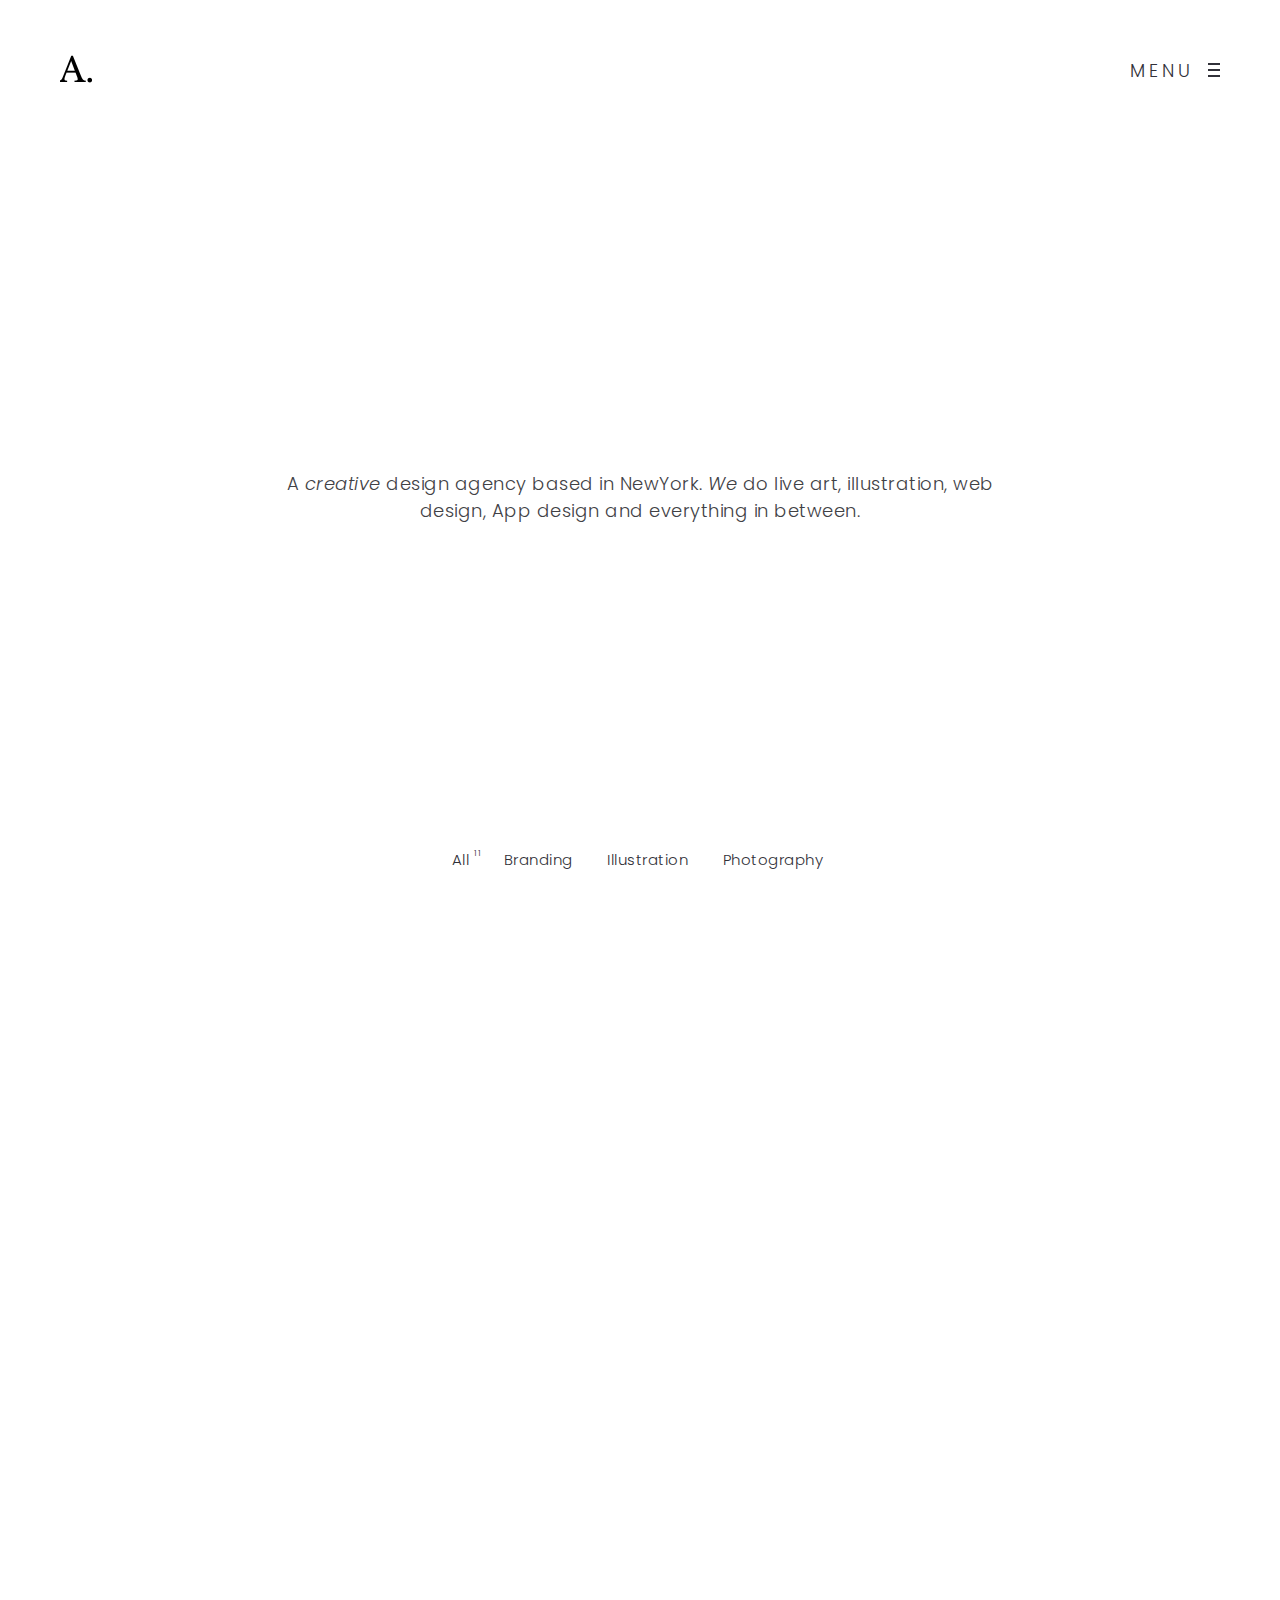
<file: air-html-main/html/index.html>
<!DOCTYPE html>
<html lang="en-US">
    <head>
        <title>Air. Lightweight Portfolio &amp; Photography HTML Theme </title>

        <!--Meta-->
        <meta http-equiv="Content-Type" content="text/html; charset=UTF-8" />
        <meta property="og:title" content="Air. Lightweight Portfolio  Photography HTML Theme" />
        <meta property="og:description" content="The landing page of Air. lightweight responsive theme, designed by BWSM" />
        <meta property="og:url" content="http://themes.uiueux.com/demo/air/entry/" />
        <meta property="og:site_name" content="Air. Lightweight Portfolio &amp; Photography HTML Theme Live Demo Site" />
        <meta property="og:image" content="http://themes.uiueux.com/demo/air/entry/01-cover.jpg" />
    	<meta name="viewport" content="width=device-width, initial-scale=1, maximum-scale=1">

        <!-- Favicon -->
        <link rel="shortcut icon" href="img/favicon.ico">
        <link rel="apple-touch-icon-precomposed" href="img/apple-touch-icon-114x114.png">

        <!-- Google Fonts -->
        <link rel='stylesheet' href='https://fonts.googleapis.com/css?family=Poppins%3A400%2C300%7CLibre+Baskerville%3Aregular%2Citalic%2C700' type='text/css' media='all' />

        <!-- Bootstrap CSS -->
        <link rel='stylesheet' href='css/bootstrap.css' type='text/css' media='screen' />

        <!-- Font Icon CSS -->
        <link rel='stylesheet' href='css/font-awesome.min.css' type='text/css' media='screen' />

        <!-- Owl Carousel Plugin CSS -->
        <link rel='stylesheet' href='css/owl.carousel.css' type='text/css' media='screen' />

        <!-- Lightbox Plugin CSS -->
        <link rel='stylesheet' href='css/photoswipe.css' type='text/css' media='screen' />

        <!-- Lightbox Plugin Skin CSS -->
        <link rel='stylesheet' href='css/skin/photoswipe/default/default-skin.css' type='text/css' media='screen' />

        <!-- Air. Theme Elements CSS -->
        <link rel='stylesheet' href='css/pagebuild.css' type='text/css' media='screen' />

        <!-- Air. Theme Main CSS -->
        <link rel='stylesheet' href='css/style.css' type='text/css' media='screen' />
    	
        <!-- IE hack -->
        <!--[if lte IE 9]>
    	<link rel='stylesheet' id='cssie9'  href='css/ie.css' type='text/css' media='screen' />
    	<![endif]-->

    	<!--[if lte IE 9]>
    	<script type="text/javascript" src="js/ie.js"></script>
    	<![endif]-->
    	
    	<!--[if lte IE 8]>
    	<div style="width: 100%;" class="messagebox_orange">Your browser is obsolete and does not support this webpage. Please use newer version of your browser or visit <a href="http://www.ie6countdown.com/" target="_new">Internet Explorer 6 countdown page</a>  for more information. </div>
    	<![endif]-->

	</head>
  
    <body class="home page no-customize-support default-dark-logo pswp-light-skin responsive-ux page-template-masonry-body page-template-intro-above-list-body navi-hide page_from_top dark-logo header-sticky preload">
      
        <!--Page Loader-->
        <div class="page-loading fullscreen-wrap visible">
            <div class="page-loading-inn">
                <div class="page-loading-transform">
                    <div class="site-loading-logo"><img src="img/demo/logo-loading.png" alt="Air Theme" /></div>
                </div>
            </div>
        </div>

        <!--Audio Player-->
        <div id="jquery_jplayer" class="jp-jplayer"></div>

        <!--Main wrap-->
        <div id="wrap-outer">

            <!--Header-->
            <header id="header" class="">

                <div id="header-main">
                
                    <div class="container-fluid">

                        <span id="navi-trigger">
                            <span class="navi-trigger-text">
                                <span class="navi-trigger-text-menu navi-trigger-text-inn">MENU</span>
                                <span class="navi-trigger-text-close navi-trigger-text-inn">CLOSE</span>
                            </span>
                            <span class="navi-trigger-inn">
                                <span class="navi-trigger-hamberg-line navi-trigger-hamberg-line1"></span>
                                <span class="navi-trigger-hamberg-line navi-trigger-hamberg-line2"></span>
                                <span class="navi-trigger-hamberg-line navi-trigger-hamberg-line3"></span>
                            </span>
                        </span>

                                    
                        <div class="navi-logo">

                            <div class="logo-wrap">
                                <div id="logo">
                                    <a class="logo-a" href="index.html" title="Air Theme">
                                        <h1 class="logo-h1 logo-not-show-txt">Air Theme</h1>
                                        <img class="logo-image logo-dark" src="img/demo/logo_dark.png" alt="Air Theme" />
                                        <span class="logo-light"><img class="logo-image" src="img/demo/logo_light.png" alt="Air Theme" /></span>
                                    </a>
                                </div>
                            </div><!--End logo wrap-->
                             
                        </div>
                    
                    </div>
                    
                </div><!--End header main-->
                
            </header>

            <div id="menu-panel">

                <div class="menu-panel-inn fullscreen-wrap">
                 
                    <nav id="navi">

                        <div id="navi-wrap" class="menu-navi-wrap">

                            <ul class="menu clearfix">
                                <li class="menu-item current-menu-item current_page_item menu-item-has-children">
                                    <a>Homes</a>
                                    <ul class="sub-menu">
                                        <li class="menu-item"><a href="home2.html">Home Alternative</a></li>
                                        <li class="menu-item"><a href="home3.html">Introduction in List</a></li>
                                        <li class="menu-item"><a href="home4.html">Introduction above Portfolio</a></li>
                                        <li class="menu-item"><a href="home5.html">Start with Slider</a></li>
                                        <li class="menu-item"><a href="home6.html">Left Intro + Right Filter</a></li>
                                        <li class="menu-item"><a href="home7.html">Open Items with Lightbox</a></li>
                                    </ul>
                                </li>
                                <li id="menu-item-246" class="menu-item"><a href="page-news.html">News</a></li>
                                <li id="menu-item-256" class="menu-item"><a href="page-about.html">About</a></li>
                                <li id="menu-item-247" class="menu-item"><a href="page-contact.html">Contact</a></li>
                            </ul>

                        </div>

                    </nav>

                    <div id="menu-panel-bottom" class="container-fluid"> 

                        <div class="menu-panel-bottom-left col-md-3 col-sm-3 col-xs-3">

                            <div class="search-top-btn-class">
                                <span class="fa fa-search"></span>
                                <form class="search_top_form"  method="get" action="#">
                                    <input type="search" id="s" name="s" class="search_top_form_text" placeholder="Type and Hit Enter">
                                </form>
                            </div> 

                        </div>

                        <div class="menu-panel-bottom-right col-md-9 col-sm-9 col-xs-9">

                            <div class="socialmeida-mobile">
                                    
                                <ul class="socialmeida clearfix">                       
                                    <li class="socialmeida-li">
                                        <a title="Facebook" href="https://www.facebook.com/uiueux" class="socialmeida-a">
                                            <span class=""></span> <span class="socialmeida-text">Facebook</span>
                                        </a>
                                    </li>
                                    
                                    <li class="socialmeida-li">
                                        <a title="Twitter" href="https://twitter.com/uiueux" class="socialmeida-a">
                                            <span class=""></span> <span class="socialmeida-text">Twitter</span>
                                        </a>
                                    </li>
                                    
                                    <li class="socialmeida-li">
                                        <a title="Behance" href="https://www.behance.net/bwsm" class="socialmeida-a">
                                            <span class=""></span> <span class="socialmeida-text">Behance</span>
                                        </a>
                                    </li>
                                </ul>
                    
                            </div>

                        </div>

                    </div>

                </div>

            </div><!--End #menu-panel-->

			
            <!-- Main Content Wrap -->
    		<div id="wrap">

                <!-- Top Slider -->
                <div class="top-slider top-slider-text">

                    <div class="text-slider-inn middle-ux">
                        <h1 class="slider-headding slider-headding-1 headding-with-bg" data-bg="http://placehold.it/836x488">Air. Design.</h1>
                    
                        <div class="slider-con">
                            <div class="slider-con-inn">
                                <p>A <em>creative</em> design agency based in NewYork. <em>We</em> do live art, illustration, web design, App design and everything in between.</p>
                            </div>
                        </div>
                    </div>

                </div><!-- End top-slider -->

                <!-- Main Content : List, text content ... -->
    	        <div id="content">

                    <div class="content_wrap_outer fullwrap-layout">
            
                        <div id="content_wrap" class="">

                            <!--Portfolio Template-->
                            <div class="container-masonry ux-portfolio-spacing-40 ux-portfolio-3col container ux-has-filter filter-center" data-col="3" data-spacer="40" data-template="intro-above">

                                <!--Filter-->
                                <div class="clearfix filters">

                                    <ul class="filters-ul container">
                                        <li class="filters-li active"><a id="all" class="filters-a" href="#" data-filter="*">All<span class="filter-num">11</span></a></li> 
                                        <li class="filters-li"><a class="filters-a" data-filter=".filter_branding" href="#" data-catid="4" data-pageid="123">Branding<span class="filter-num">7</span></a></li>
                                        <li class="filters-li"><a class="filters-a" data-filter=".filter_illustration" href="#" data-catid="7" data-pageid="123">Illustration<span class="filter-num">3</span></a></li>
                                        <li class="filters-li"><a class="filters-a" data-filter=".filter_photography" href="#" data-catid="25" data-pageid="123">Photography<span class="filter-num">1</span></a></li>
                                    </ul>
                                                            
                                </div><!--End filter-->

                                <div class="masonry-list masonry-grid grid-mask-filled-left" >
    
                                    <section class="grid-item grid-item-small filter_branding filter_illustration filter_works">

                                        <div class="grid-item-inside" >
                                            <div class="grid-item-con">
                                                <a href="project-item-fullscreen-slider.html" title="Sofisticada" class="grid-item-mask-link grid-item-open-url"></a>
                                        
                                                <div class="grid-item-con-text">
                                                    <span class="grid-item-cate"><a href="#" title="View all posts in Branding" class="grid-item-cate-a" data-filter=".filter_branding">Branding</a> <a href="#" title="View all posts in Illustration" class="grid-item-cate-a" data-filter=".filter_illustration">Illustration</a></span>
                                                    <h2 class="grid-item-tit"><a href="project-item-fullscreen-slider.html" title="Sofisticada" class="grid-item-tit-a">Sofisticada</a></h2>
                                                </div>
                                            </div>
            
                                            <div class="brick-content ux-lazyload-wrap" style=" padding-top: 75.384615384615%;">
                                                <div class="ux-lazyload-bgimg ux-background-img" data-bg="http://placehold.it/650x490"></div>
                                            </div>
                        
                                        </div><!--End inside-->

                                    </section> 
    
                                    <section class="grid-item grid-item-small filter_photography filter_works" data-postid="30">
                                        <div class="grid-item-inside" >
                                            <div class="grid-item-con">
                                                <a href="project-item-standard-text-center.html" title="Base Visual Identity" class="grid-item-mask-link grid-item-open-url"></a>
                                                                        
                                                <div class="grid-item-con-text">
                                                    <span class="grid-item-cate"><a href="#" title="View all posts in Photography" class="grid-item-cate-a" data-filter=".filter_photography">Photography</a></span>
                                                    <h2 class="grid-item-tit"><a href="project-item-standard-text-center.html" title="Base Visual Identity" class="grid-item-tit-a">Base Visual Identity</a></h2>
                                                </div>
                                            </div>
                                            
                                            <div class="brick-content ux-lazyload-wrap" style=" padding-top: 75.384615384615%;">
                                                <div class="ux-lazyload-bgimg ux-background-img" data-bg="http://placehold.it/650x490"></div>
                                            </div>
                                                        
                                        </div><!--End inside-->

                                    </section> 
    
                                    <section class="grid-item grid-item-long grid-item—width2 filter_works" data-postid="48">
                                        <div class="grid-item-inside" >
                                            <div class="grid-item-con">
                                                <a href="project-item-standard-start-from-gallery.html" title="Raw" class="grid-item-mask-link grid-item-open-url"></a>
                                                                        
                                                <div class="grid-item-con-text">
                                                    <span class="grid-item-cate"></span>
                                                    <h2 class="grid-item-tit"><a href="project-item-standard-start-from-gallery.html" title="Raw" class="grid-item-tit-a">Raw</a></h2>
                                                </div>
                                            </div>
                                            
                                            <div class="brick-content ux-lazyload-wrap" style=" padding-top: 37.439024390244%;">
                                                <div class="ux-lazyload-bgimg ux-background-img" data-bg="http://placehold.it/820x307"></div>
                                            </div>
                                                        
                                        </div><!--End inside-->

                                    </section> 
    
                                    <section class="grid-item grid-item-tall filter_branding filter_works" data-postid="97">
                                        <div class="grid-item-inside" >
                                            <div class="grid-item-con">
                                                <a href="project-item-standard-text-left.html" title="Alfonza Woolwear" class="grid-item-mask-link grid-item-open-url"></a>
                                                                        
                                                <div class="grid-item-con-text">
                                                    <span class="grid-item-cate"><a href="#" title="View all posts in Branding" class="grid-item-cate-a" data-filter=".filter_branding">Branding</a></span>
                                                    <h2 class="grid-item-tit"><a href="project-item-standard-text-left.html" title="Alfonza Woolwear" class="grid-item-tit-a">Alfonza Woolwear</a></h2>
                                                </div>
                                            </div>
                                            
                                            <div class="brick-content ux-lazyload-wrap" style=" padding-top: 150.09523809524%;">
                                                <div class="ux-lazyload-bgimg ux-background-img" data-bg="http://placehold.it/525x788"></div>
                                            </div>
                                                        
                                        </div><!--End inside-->

                                    </section> 
    
                                    <section class="grid-item grid-item-small filter_branding filter_illustration filter_works" data-postid="198">
                                        <div class="grid-item-inside" >
                                            <div class="grid-item-con">
                                                <a href="project-item-slider.html" title="Red Room" class="grid-item-mask-link grid-item-open-url"></a>
                                                                        
                                                <div class="grid-item-con-text">
                                                    <span class="grid-item-cate"><a href="#" title="View all posts in Branding" class="grid-item-cate-a" data-filter=".filter_branding">Branding</a> <a href="#" title="View all posts in Illustration" class="grid-item-cate-a" data-filter=".filter_illustration">Illustration</a></span>
                                                    <h2 class="grid-item-tit"><a href="project-item-slider.html" title="Red Room" class="grid-item-tit-a">Red Room</a></h2>
                                                </div>
                                            </div>
                                            
                                            <div class="brick-content ux-lazyload-wrap" style=" padding-top: 75.384615384615%;">
                                                <div class="ux-lazyload-bgimg ux-background-img" data-bg="http://placehold.it/650x490"></div>
                                            </div>
                                                        
                                        </div><!--End inside-->

                                    </section>
    
                                    <section class="grid-item grid-item-small filter_branding filter_works" data-postid="16">
                                        <div class="grid-item-inside" >
                                            <div class="grid-item-con">
                                                <a href="project-item-2cols-gallery-right-filled.html" title="Bloc Brands" class="grid-item-mask-link grid-item-open-url"></a>
                                                                        
                                                <div class="grid-item-con-text">
                                                    <span class="grid-item-cate"><a href="#" title="View all posts in Branding" class="grid-item-cate-a" data-filter=".filter_branding">Branding</a></span>
                                                    <h2 class="grid-item-tit"><a href="project-item-2cols-gallery-right-filled.html" title="Bloc Brands" class="grid-item-tit-a">Bloc Brands</a></h2>
                                                </div>
                                            </div>
                                        
                                            <div class="brick-content ux-lazyload-wrap" style=" padding-top: 75.384615384615%;">
                                                <div class="ux-lazyload-bgimg ux-background-img" data-bg="http://placehold.it/650x490"></div>
                                            </div>
                                                        
                                        </div><!--End inside-->

                                    </section> 
                                    
                                    <section class="grid-item grid-item-small filter_branding filter_works" data-postid="1">
                                        <div class="grid-item-inside" >
                                            <div class="grid-item-con">
                                                <a href="project-item-2cols-gallery-left-filled.html" title="Look Addict" class="grid-item-mask-link grid-item-open-url"></a>
                                                                        
                                                <div class="grid-item-con-text">
                                                    <span class="grid-item-cate"><a href="#" title="View all posts in Branding" class="grid-item-cate-a" data-filter=".filter_branding">Branding</a></span>
                                                    <h2 class="grid-item-tit"><a href="project-item-2cols-gallery-left-filled.html" title="Look Addict" class="grid-item-tit-a">Look Addict</a></h2>
                                                </div>
                                            </div>
                                        
                                            <div class="brick-content ux-lazyload-wrap" style=" padding-top: 66.615384615385%;">
                                                <div class="ux-lazyload-bgimg ux-background-img" data-bg="http://placehold.it/650x490"></div>
                                            </div>
                                                        
                                        </div><!--End inside-->

                                    </section> 
                                    
                                    <section class="grid-item grid-item-small filter_branding filter_works" data-postid="61">
                                        <div class="grid-item-inside" >
                                            <div class="grid-item-con">
                                                <a href="project-item-2cols-gallery-right.html" title="Hikeshi" class="grid-item-mask-link grid-item-open-url"></a>
                                                                        
                                                <div class="grid-item-con-text">
                                                    <span class="grid-item-cate"><a href="#" title="View all posts in Branding" class="grid-item-cate-a" data-filter=".filter_branding">Branding</a></span>
                                                    <h2 class="grid-item-tit"><a href="project-item-2cols-gallery-right.html" title="Hikeshi" class="grid-item-tit-a">Hikeshi</a></h2>
                                                </div>
                                            </div>
                                        
                                            <div class="brick-content ux-lazyload-wrap" style=" padding-top: 75.384615384615%;">
                                                <div class="ux-lazyload-bgimg ux-background-img" data-bg="http://placehold.it/650x490"></div>
                                            </div>
                                                        
                                        </div><!--End inside-->

                                    </section> 
                                    
                                    <section class="grid-item grid-item-small filter_illustration filter_uncategorized filter_works" data-postid="379">
                                        <div class="grid-item-inside" >
                                            <div class="grid-item-con">
                                                <a href="project-item-standard-text-center.html" title="Branch Creative" class="grid-item-mask-link grid-item-open-url"></a>
                                                                        
                                                <div class="grid-item-con-text">
                                                    <span class="grid-item-cate"><a href="#" title="View all posts in Illustration" class="grid-item-cate-a" data-filter=".filter_illustration">Illustration</a></span>
                                                    <h2 class="grid-item-tit"><a href="project-item-standard-text-center.html" title="Branch Creative" class="grid-item-tit-a">Branch Creative</a></h2>
                                                </div>
                                            </div>
                                        
                                            <div class="brick-content ux-lazyload-wrap" style=" padding-top: 75.384615384615%;">
                                                <div class="ux-lazyload-bgimg ux-background-img" data-bg="http://placehold.it/650x490"></div>
                                            </div>
                                                        
                                        </div><!--End inside-->

                                    </section> 
                                    
                                    <section class="grid-item grid-item-small filter_uncategorized filter_works" data-postid="511">
                                        <div class="grid-item-inside" >
                                            <div class="grid-item-con">
                                                <a href="project-item-standard-grid.html" title="Asis Logos" class="grid-item-mask-link grid-item-open-url"></a>
                                                                        
                                                <div class="grid-item-con-text">
                                                    <span class="grid-item-cate"></span>
                                                    <h2 class="grid-item-tit"><a href="project-item-standard-grid.html" title="Asis Logos" class="grid-item-tit-a">Asís Logos</a></h2>
                                                </div>
                                            </div>
                                        
                                            <div class="brick-content ux-lazyload-wrap" style=" padding-top: 75.384615384615%;">
                                                <div class="ux-lazyload-bgimg ux-background-img" data-bg="http://placehold.it/650x490"></div>
                                            </div>
                                                        
                                        </div><!--End inside-->

                                    </section> 
    
                                </div><!--End masonry-list-->

                            </div><!-- End container-masonry -->

                        </div><!-- End #content_wrap-->

                    </div><!-- End content_wrap_outer-->

                </div><!--End #content-->

                <footer id="footer" class="footer-cols-layout">

                    <div class="footer-info">
                        <div class="footer-container">
                            <div class="span6">
                                <div id="logo-footer">
                                    <a href="http://themes.uiueux.com/air/" title="Air Theme">
                                        <img class="logo-footer-img" src="img/demo/logo_dark.png" alt="Air Theme" />
                                    </a>
                                </div>
                            </div>

                            <div class="span6">
                                <div class="footer-social">
                                    <ul class="socialmeida clearfix">                       
                                        
                                        <li class="socialmeida-li">
                                            <a title="Facebook" href="https://www.facebook.com/uiueux" class="socialmeida-a">
                                                <span class=""></span> <span class="socialmeida-text">Facebook</span>
                                            </a>
                                        </li>
                                        
                                        <li class="socialmeida-li">
                                            <a title="Twitter" href="https://twitter.com/uiueux" class="socialmeida-a">
                                                <span class=""></span> <span class="socialmeida-text">Twitter</span>
                                            </a>
                                        </li>
                                        
                                        <li class="socialmeida-li">
                                            <a title="Behance" href="https://www.behance.net/bwsm" class="socialmeida-a">
                                                <span class=""></span> <span class="socialmeida-text">Behance</span>
                                            </a>
                                        </li>
                                    </ul>
                                </div>
                            </div>
                        </div>
                    </div>

                    <div class="container-fluid back-top-wrap"><div id="back-top"></div></div>

                </footer>

            </div><!--End #wrap -->  
	       
           <div class="video-overlay modal"><span class="video-close"></span></div><!--end video-overlay-->
	  
        </div><!--End wrap-outer-->

        <div class="pswp" tabindex="-1" role="dialog" aria-hidden="true">

            <div class="pswp__bg"></div>

            <div class="pswp__scroll-wrap">

                <div class="pswp__container">
                    <div class="pswp__item"></div>
                    <div class="pswp__item"></div>
                    <div class="pswp__item"></div>
                </div>

                <div class="pswp__ui pswp__ui--hidden">

                    <div class="pswp__top-bar">

                        <div class="pswp__counter"></div>

                        <button class="pswp__button pswp__button--close" title="Close (Esc)"></button>

                        <button class="pswp__button pswp__button--share" title="Share"></button>

                        <button class="pswp__button pswp__button--fs" title="Toggle fullscreen"></button>

                        <button class="pswp__button pswp__button--zoom" title="Zoom in/out"></button>

                        <div class="pswp__preloader">
                            <div class="pswp__preloader__icn">
                              <div class="pswp__preloader__cut">
                                <div class="pswp__preloader__donut"></div>
                              </div>
                            </div>
                        </div>
                    </div>

                    <div class="pswp__share-modal pswp__share-modal--hidden pswp__single-tap">
                        <div class="pswp__share-tooltip"></div> 
                    </div>

                    <button class="pswp__button pswp__button--arrow--left" title="Previous (arrow left)">
                    </button>

                    <button class="pswp__button pswp__button--arrow--right" title="Next (arrow right)">
                    </button>

                    <div class="pswp__caption">
                        <div class="pswp__caption__center"></div>
                    </div>

                </div>

            </div>

        </div>
        <!-- jQuery Library -->
        <script type='text/javascript' src='js/library/jquery.min.js'></script>
        <!-- Main Js Plugin -->
        <script type='text/javascript' src='js/main.min.js'></script>
        <!-- Air. Theme main js -->
        <script type='text/javascript' src='js/custom.theme.js'></script>

    </body>
</html>
</file>
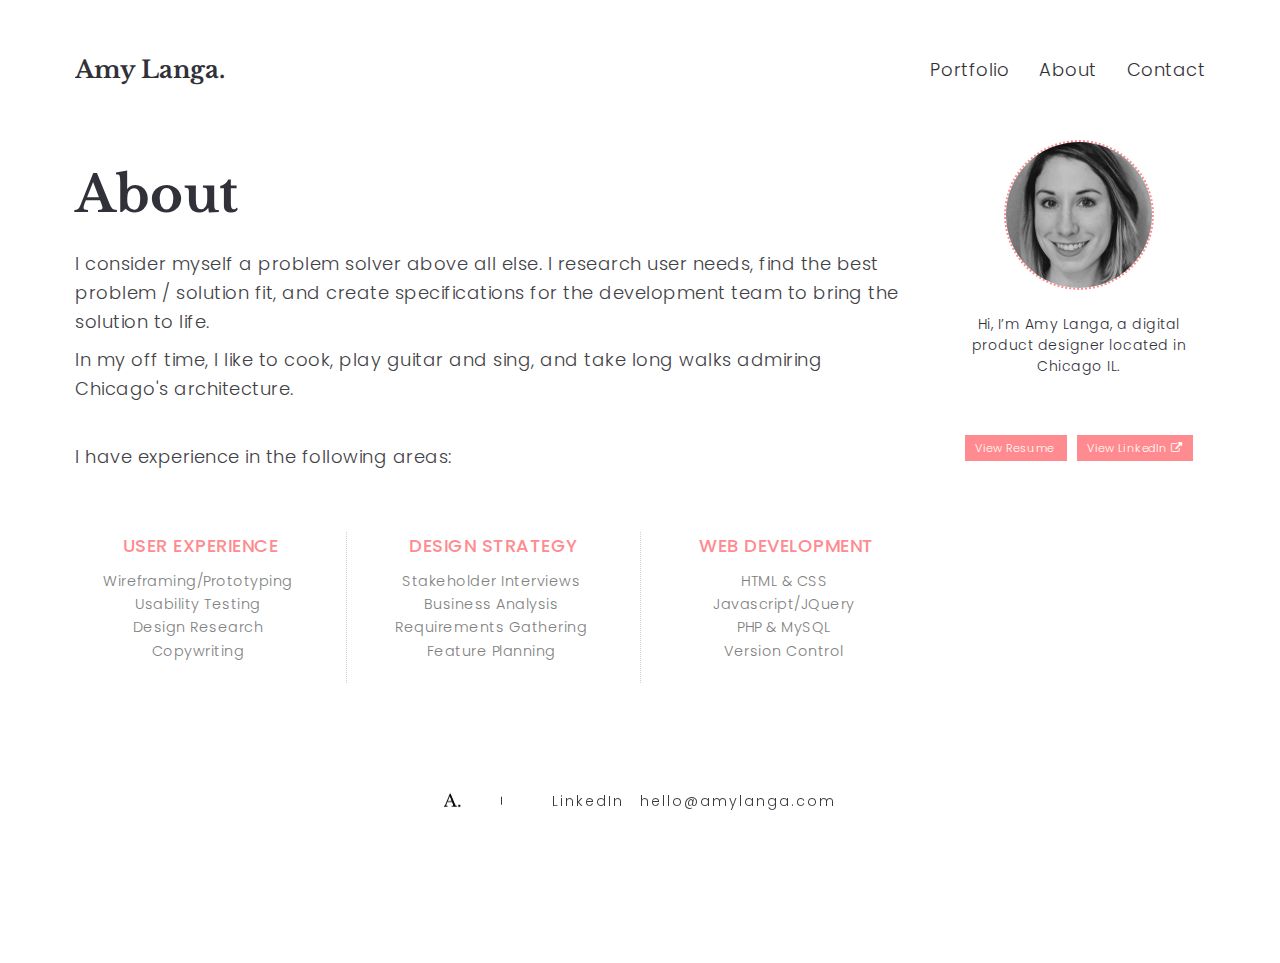
<file: site/about.html>
<!DOCTYPE html>
<html lang="en-US">
    <head>
        <title>Amy Langa | Digital Product Designer</title>

        <!--Meta-->
        <meta http-equiv="Content-Type" content="text/html; charset=UTF-8" />
        <meta property="og:title" content="Amy Langa | Digital Product Designer" />
        <meta property="og:description" content="Amy Langa. Digital Product Designer." />
        <meta property="og:url" content="http://amylanga.com" />
        <meta property="og:site_name" content="Amy Langa | Digital Product Designe" />
        <meta property="og:image" content="http://themes.uiueux.com/demo/air/entry/01-.jpg" />
        <meta name="viewport" content="width=device-width, initial-scale=1, maximum-scale=1">

        <!-- Favicon -->
        <link rel="shortcut icon" href="img/favicon.ico">
        <link rel="apple-touch-icon-precomposed" href="img/apple-touch-icon-114x114.png">

        <!-- Google Fonts -->
        <link rel='stylesheet' href='https://fonts.googleapis.com/css?family=Poppins%3A400%2C300%7CLibre+Baskerville%3Aregular%2Citalic%2C700' type='text/css' media='all' />

        <!-- Bootstrap CSS -->
        <link rel='stylesheet' href='css/bootstrap.css' type='text/css' media='screen' />

        <!-- Font Icon CSS -->
        <link rel='stylesheet' href='css/font-awesome.min.css' type='text/css' media='screen' />

        <!-- Owl Carousel Plugin CSS -->
        <link rel='stylesheet' href='css/owl.carousel.css' type='text/css' media='screen' />

        <!-- Lightbox Plugin CSS -->
        <link rel='stylesheet' href='css/photoswipe.css' type='text/css' media='screen' />

        <!-- Lightbox Plugin Skin CSS -->
        <link rel='stylesheet' href='css/skin/photoswipe/default/default-skin.css' type='text/css' media='screen' />

        <!-- Air. Theme Elements CSS -->
        <link rel='stylesheet' href='css/pagebuild.css' type='text/css' media='screen' />

        <!-- Air. Theme Main CSS -->
        <link rel='stylesheet' href='css/style.css' type='text/css' media='screen' />

        <link rel='stylesheet' href='css/custom.css' type='text/css' media='screen' />
        
        <!-- IE hack -->
        <!--[if lte IE 9]>
        <link rel='stylesheet' id='cssie9'  href='css/ie.css' type='text/css' media='screen' />
        <![endif]-->

        <!--[if lte IE 9]>
        <script type="text/javascript" src="js/ie.js"></script>
        <![endif]-->
        
        <!--[if lte IE 8]>
        <div style="width: 100%;" class="messagebox_orange">Your browser is obsolete and does not support this webpage. Please use newer version of your browser or visit <a href="http://www.ie6countdown.com/" target="_new">Internet Explorer 6 countdown page</a>  for more information. </div>
        <![endif]-->

    </head>
      
    <body class="single single-post single-format-audio default-dark-logo pswp-light-skin responsive-ux navi-show dark-logo header-sticky preload">

        <!--Page Loader-->
        <div class="page-loading fullscreen-wrap visible">
            <div class="page-loading-inn">
                <div class="page-loading-transform">
                    <div class="site-loading-logo"><img src="img/demo/loading.gif" alt="Air Theme" /></div>
                </div>
            </div>
        </div>

        <!--Audio Player-->
        <div id="jquery_jplayer" class="jp-jplayer"></div>

        <!--Main wrap-->
        <div id="wrap-outer">

            <!--Header-->
            <header id="header" class="">

                <div id="header-main">
                
                    <div class="container">

                        <span id="navi-trigger">
                            <span class="navi-trigger-text">
                                <span class="navi-trigger-text-menu navi-trigger-text-inn">MENU</span>
                                <span class="navi-trigger-text-close navi-trigger-text-inn">CLOSE</span>
                            </span>
                            <span class="navi-trigger-inn">
                                <span class="navi-trigger-hamberg-line navi-trigger-hamberg-line1"></span>
                                <span class="navi-trigger-hamberg-line navi-trigger-hamberg-line2"></span>
                                <span class="navi-trigger-hamberg-line navi-trigger-hamberg-line3"></span>
                            </span>
                        </span>

                        <div class="heade-meta">

                            <nav id="navi-header">

                                <div id="navi_wrap" class="menu-menu-1-container">

                                    <ul class="menu clearfix">
                                        <li class="external menu-item menu-item-type-post_type menu-item-object-page">
                                            <a href="./portfolio.html">Portfolio</a>
                                            <ul class="sub-menu">
                                                <li class="menu-item"><a href="./digital-merchandising-application.html">Digital Merchandising Application</a></li>
                                                <li class="menu-item"><a href="./color-picker.html">Color Picker</a></li>
                                                <li class="menu-item"><a href="./task-management-application.html">Task Management Application</a></li>
                                            </ul>
                                        </li>
                                        <li class="external menu-item menu-item-type-post_type menu-item-object-page"><a href="./about.html"  class="selected">About</a></li>
                                        <li class="external menu-item menu-item-type-post_type menu-item-object-page"><a href="./contact.html">Contact</a></li>
                                    </ul>

                                </div><!--End #navi_wrap-->

                            </nav>

                        </div>
  
                        <div class="navi-logo">

                            <div class="logo-wrap">
                                <div id="logo">
                                    <a class="logo-a" href="index.html" title="Air Theme">
                                        <h1 class="logo-h1 logo-show-txt">Amy Langa.</h1>
                                        <img class="logo-image logo-dark" src="img/demo/logo_dark.png" alt="Air Theme" />
                                        <span class="logo-light"><img class="logo-image" src="img/demo/logo_light.png" alt="Air Theme" /></span>
                                    </a>
                                </div>
                            </div><!--End logo wrap-->
                             
                        </div>
                    
                    </div>
                    
                </div><!--End header main-->
                
            </header>
            <div id="menu-panel">
                <div class="menu-panel-inn fullscreen-wrap">
                    <nav id="navi">
                        <div id="navi-wrap" class="menu-navi-wrap">
                            <ul class="menu clearfix">
                                <li class="menu-item current-menu-item current_page_item menu-item-has-children">
                                    <a>Portfolio</a>
                                    <ul class="sub-menu">
                                        <li class="menu-item"><a href="./digital-merchandising-application.html">Digital Merchandising Application</a></li>
                                        <li class="menu-item"><a href="./color-picker.html">Color Picker</a></li>
                                        <li class="menu-item"><a href="./task-management-application.html">Task Management Application</a></li>
                                    </ul>
                                </li>
                                <li class="external menu-item menu-item-type-post_type menu-item-object-page"><a href="./about.html">About</a></li>
                                <li class="external menu-item menu-item-type-post_type menu-item-object-page"><a href="./contact.html">Contact</a></li>
                            </ul>
                        </div>
                    </nav>
                </div>
            </div>

            
            <!-- Main Content Wrap -->
            <div id="wrap">

                <!-- Main Content : List, text content ... -->
                <div id="content">

                    <div class="content_wrap_outer container two-cols-layout">

                        <div class="sidebar-layout row">

                            <div id="content_wrap" class="col-md-9 col-sm-9">

                                <article class="container post type-post format-standard">

                                    <div class="title-wrap">
                                        <div class="title-wrap-con">
                                            <h2 class="title-wrap-tit">About</h2>
                                            <!-- <div class="article-meta clearfix">
                                                <span class="article-meta-unit article-meta-unit-cate"><a href="http://themes.uiueux.com/air/category/news/media/" title="View all posts in Media" class="article-cate-a">Media</a></span>
                                                <span class="article-meta-unit article-meta-date">ON August 1, 2016</span>    
                                            </div> -->
                                        </div>
                                    </div>

                                    <div class="entry">
                                        <p>I consider myself a problem solver above all else. I research user needs, find the best problem / solution fit, and create specifications for the development team to bring the solution to life.</p>
                                        <p>In my off time, I like to cook, play guitar and sing, and take long walks admiring Chicago's architecture.</p>
                                        <br/>
                                        <p class="strong">I have experience in the following areas:</p>
                                        <div class="row services-row text-center">
                                            <div class="col-md-4 col-sm-6 col-xs-12 border-right">
                                                <div class="services-content">
                                                    <p class="text-upper service-title">User Experience</p>
                                                    <ul>
                                                        <li>Wireframing/Prototyping</li>
                                                        <li>Usability Testing</li>
                                                        <li>Design Research</li>
                                                        <li>Copywriting</li>
                                                    </ul>
                                                </div>
                                            </div>
                                            <div class="col-md-4 col-sm-6 col-xs-12">
                                                <div class="services-content">
                                                    <p class="text-upper service-title">Design Strategy</p>
                                                    <ul>
                                                        <li>Stakeholder Interviews</li>
                                                        <li>Business Analysis</li>
                                                        <li>Requirements Gathering</li>
                                                        <li>Feature Planning</li>
                                                    </ul>
                                                </div>
                                            </div>
                                            <div class="col-md-4 col-sm-6 col-xs-12 border-left">
                                                <div class="services-content">
                                                    <p class="text-upper service-title">Web Development</p>
                                                    <ul>
                                                        <li>HTML &amp; CSS</li>
                                                        <li>Javascript/JQuery</li>
                                                        <li>PHP &amp; MySQL</li>
                                                        <li>Version Control</li>
                                                    </ul>
                                                </div>
                                            </div>
                                        </div>                 
                                    </div><!--End entry-->

                                </article>

                            </div><!-- End #content_wrap-->

                            <!--Sidebar Widgets-->
                            <aside id="sidebar-widget" class="col-md-3 col-sm-3 text-center">
    
                                <ul class="sidebar_widget">

                                    <li class="widget-container widget_text">           
                                        <div class="textwidget">
                                            <p>
                                                <div class="circle">
                                                    <img src="./img/face-bw.jpg" />
                                                </div>
                                            </p>
                                            <p>Hi, I’m Amy Langa, a digital product designer located in Chicago IL.</p>
                                            <div class="btn-container">
                                                <a class="btn btn-pink" href="./AmyLangaResume.pdf" target="_blank"><span class="ux-btn-inn">View Resume </span></a>
                                                <a class="btn btn-pink" href="https://www.linkedin.com/in/amy-langa-3b8887105" target="_blank"><span class="ux-btn-inn">View LinkedIn </span> 
                                                <i class="fa fa-external-link"></i></a>
                                            </div>
                                        </div>
                                    </li>
                                </ul>

                            </aside>

                        </div><!--End sidebar-layout-->
            
                        

                    </div><!-- End content_wrap_outer-->

                </div><!--End #content-->

                <footer id="footer" class="footer-cols-layout">

                    <div class="footer-info">
                        <div class="footer-container">
                            <div class="span6">
                                <div id="logo-footer">
                                    <img class="logo-footer-img" src="img/demo/logo_dark.png" alt="Air Theme" />
                                </div>
                            </div>

                            <div class="span6">
                                <div class="footer-social">
                                    <ul class="socialmeida clearfix">                       
                                        <li class="socialmeida-li">
                                            <a title="LinkedIn" href="https://www.linkedin.com/in/amy-langa-3b8887105" target="_blank" class="socialmeida-a">
                                                <span class=""></span> <span class="socialmeida-text">LinkedIn</span>
                                            </a>
                                        </li>                                        
                                        <li class="socialmeida-li">
                                            <a title="email" href="mailto:hello@amylanga.com" class="socialmeida-a email-link">
                                                <span class=""></span> <span class="socialmeida-text">hello@amylanga.com</span>
                                            </a>
                                        </li>
                                    </ul>
                                </div>
                        </div>
                    </div>

                    <div class="container-fluid back-top-wrap"><div id="back-top"></div></div>

                </footer>

            </div><!--End #wrap -->  
           
           <div class="video-overlay modal"><span class="video-close"></span></div><!--end video-overlay-->
      
        </div><!--End wrap-outer-->

        <div class="pswp" tabindex="-1" role="dialog" aria-hidden="true">

            <div class="pswp__bg"></div>

            <div class="pswp__scroll-wrap">

                <div class="pswp__container">
                    <div class="pswp__item"></div>
                    <div class="pswp__item"></div>
                    <div class="pswp__item"></div>
                </div>

                <div class="pswp__ui pswp__ui--hidden">

                    <div class="pswp__top-bar">

                        <div class="pswp__counter"></div>

                        <button class="pswp__button pswp__button--close" title="Close (Esc)"></button>

                        <button class="pswp__button pswp__button--share" title="Share"></button>

                        <button class="pswp__button pswp__button--fs" title="Toggle fullscreen"></button>

                        <button class="pswp__button pswp__button--zoom" title="Zoom in/out"></button>

                        <div class="pswp__preloader">
                            <div class="pswp__preloader__icn">
                              <div class="pswp__preloader__cut">
                                <div class="pswp__preloader__donut"></div>
                              </div>
                            </div>
                        </div>
                    </div>

                    <div class="pswp__share-modal pswp__share-modal--hidden pswp__single-tap">
                        <div class="pswp__share-tooltip"></div> 
                    </div>

                    <button class="pswp__button pswp__button--arrow--left" title="Previous (arrow left)">
                    </button>

                    <button class="pswp__button pswp__button--arrow--right" title="Next (arrow right)">
                    </button>

                    <div class="pswp__caption">
                        <div class="pswp__caption__center"></div>
                    </div>

                </div>

            </div>

        </div>

        <!-- jQuery Library -->
        <script type='text/javascript' src='js/library/jquery.min.js'></script>
        <!-- Main Js Plugin -->
        <script type='text/javascript' src='js/main.min.js'></script>
        <!-- Air. Theme main js -->
        <script type='text/javascript' src='js/custom.theme.js'></script>

        <script>
            (function(i,s,o,g,r,a,m){i['GoogleAnalyticsObject']=r;i[r]=i[r]||function(){
            (i[r].q=i[r].q||[]).push(arguments)},i[r].l=1*new Date();a=s.createElement(o),
            m=s.getElementsByTagName(o)[0];a.async=1;a.src=g;m.parentNode.insertBefore(a,m)
            })(window,document,'script','https://www.google-analytics.com/analytics.js','ga');

            ga('create', 'UA-102007989-1', 'auto');
            ga('send', 'pageview');
        </script>

    </body>
</html>
</file>
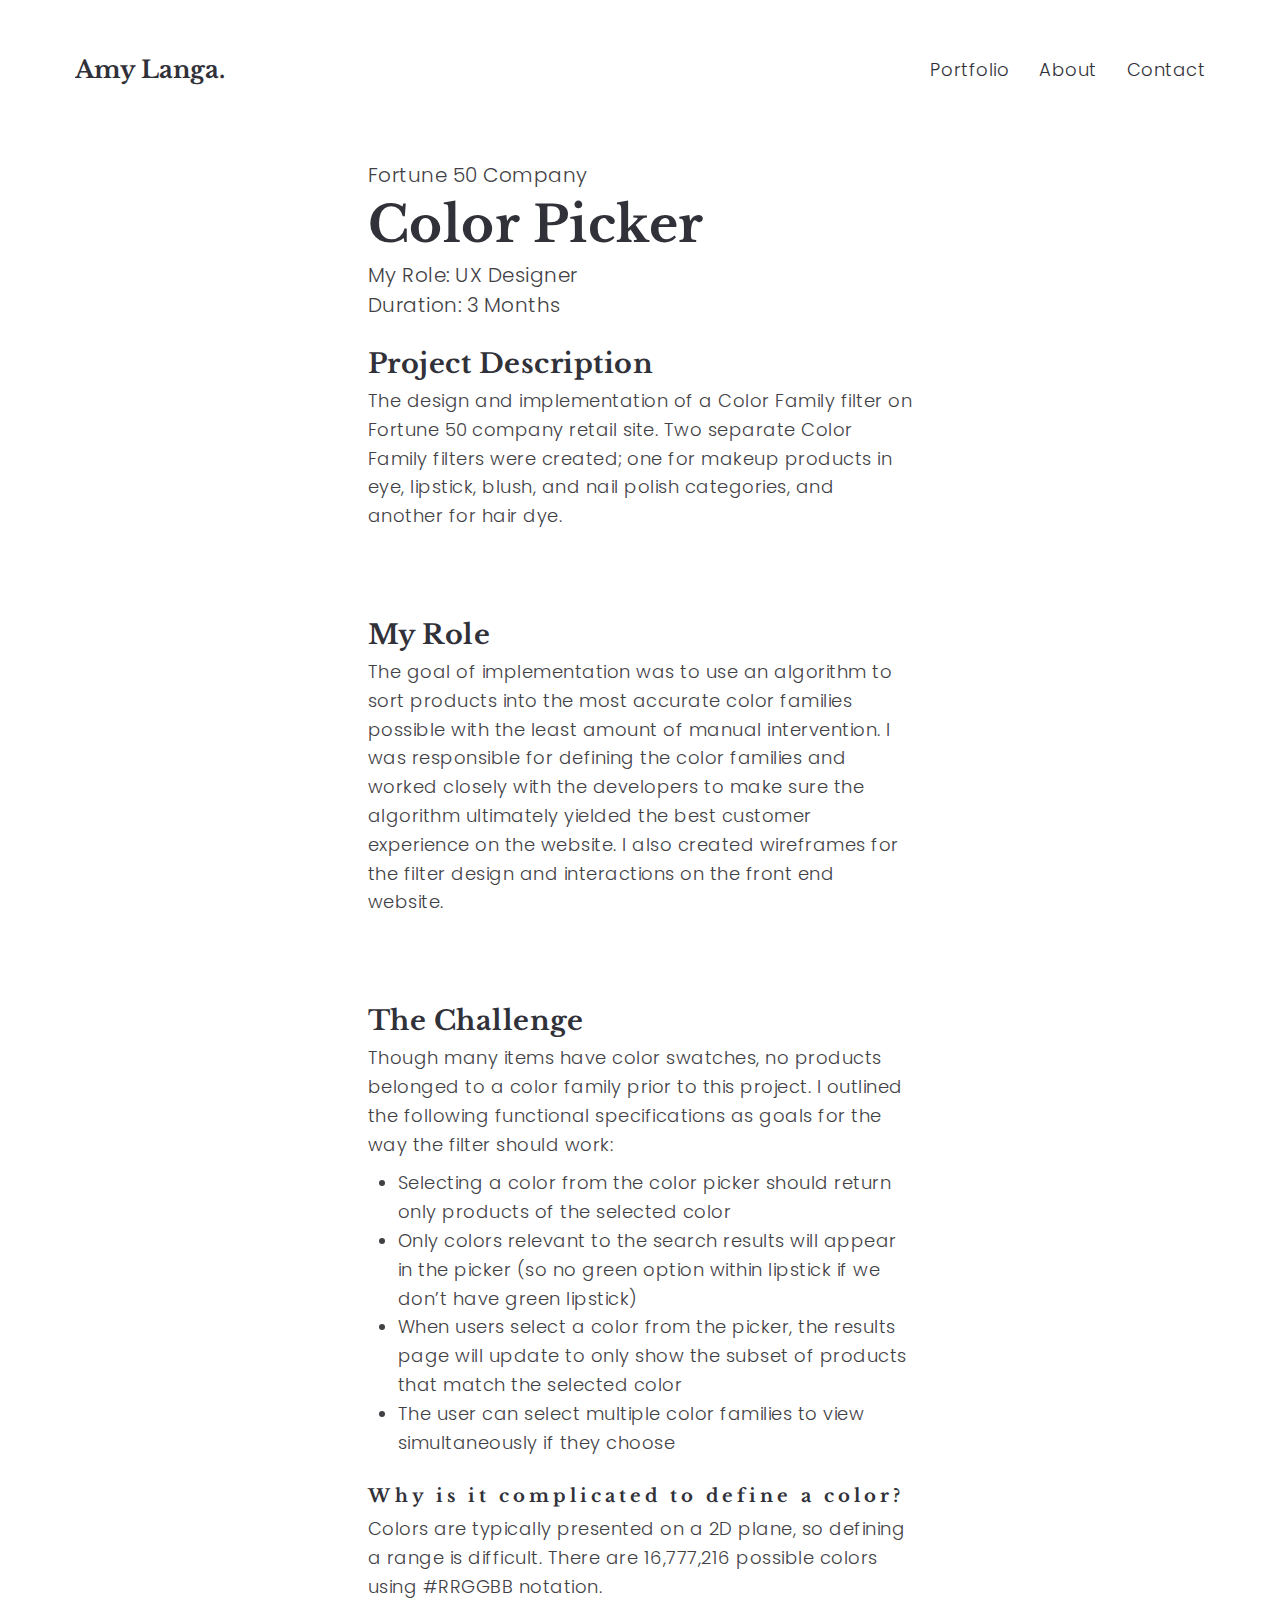
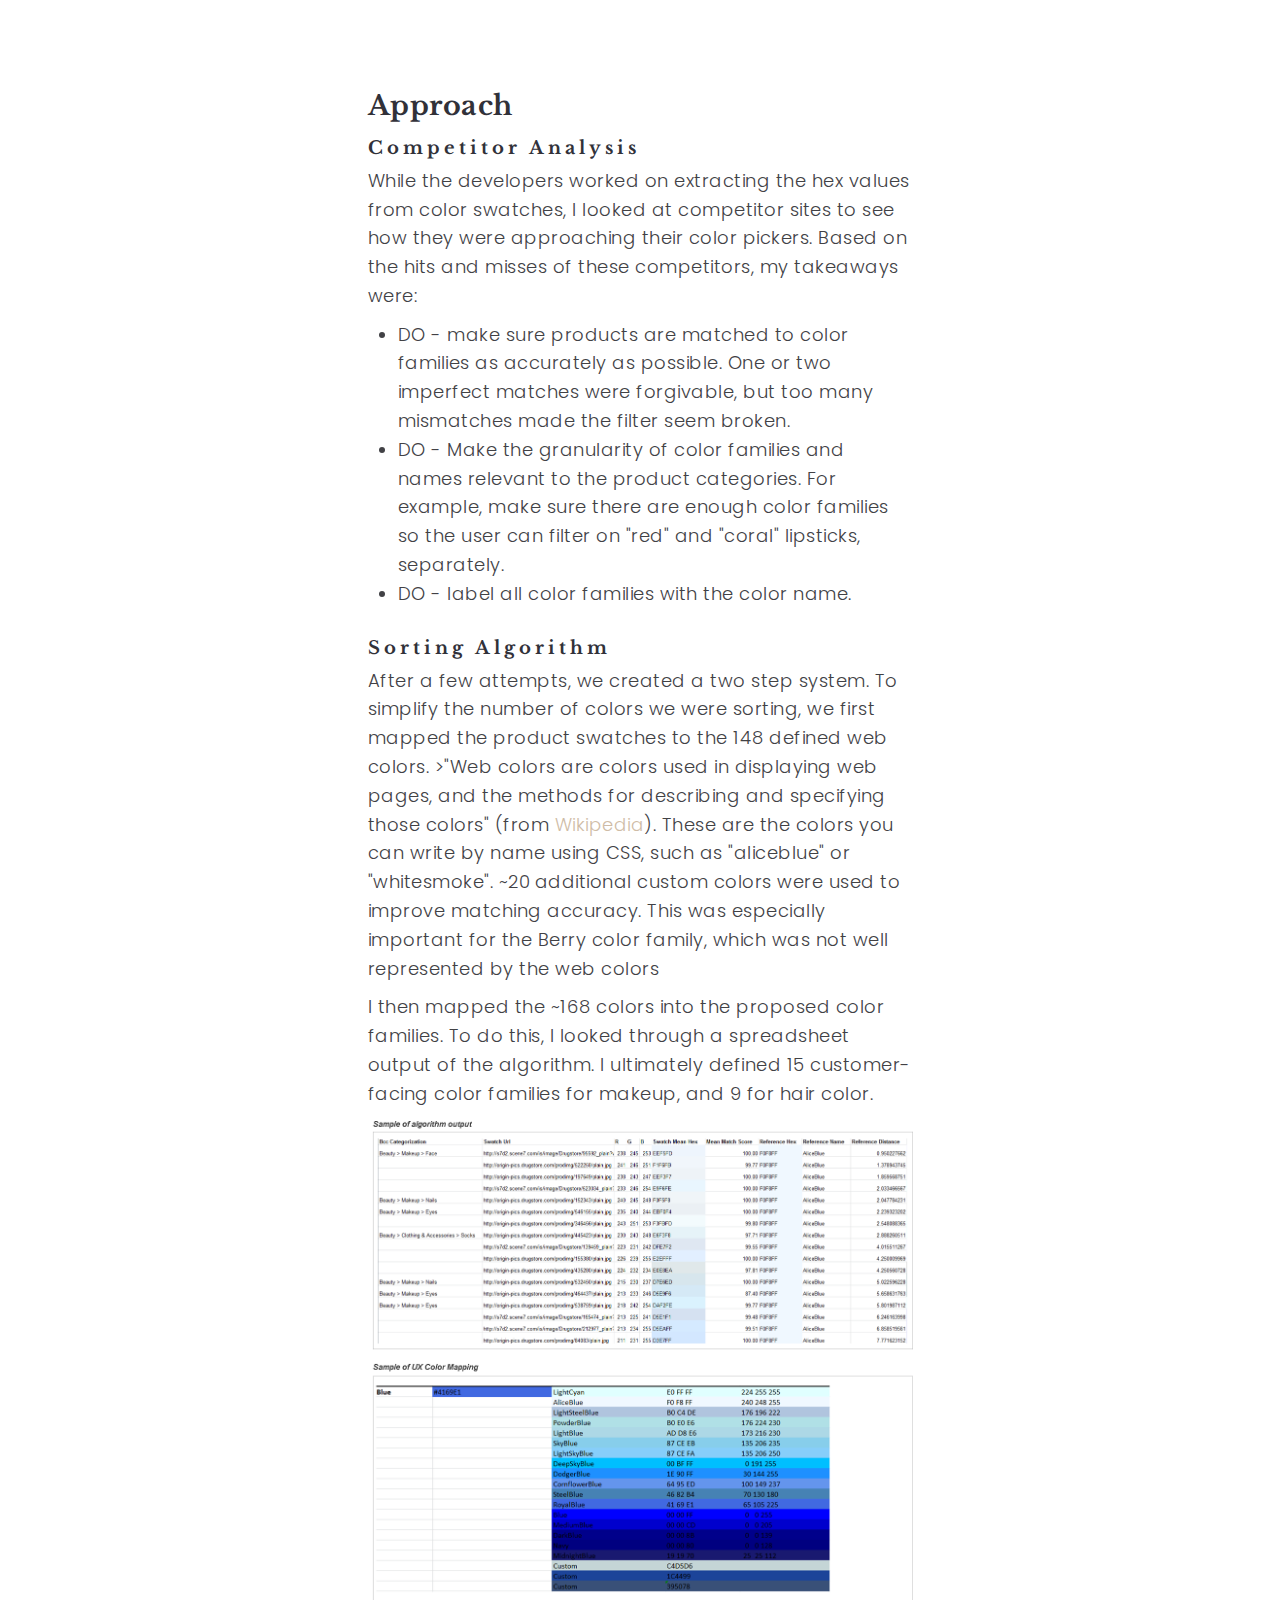
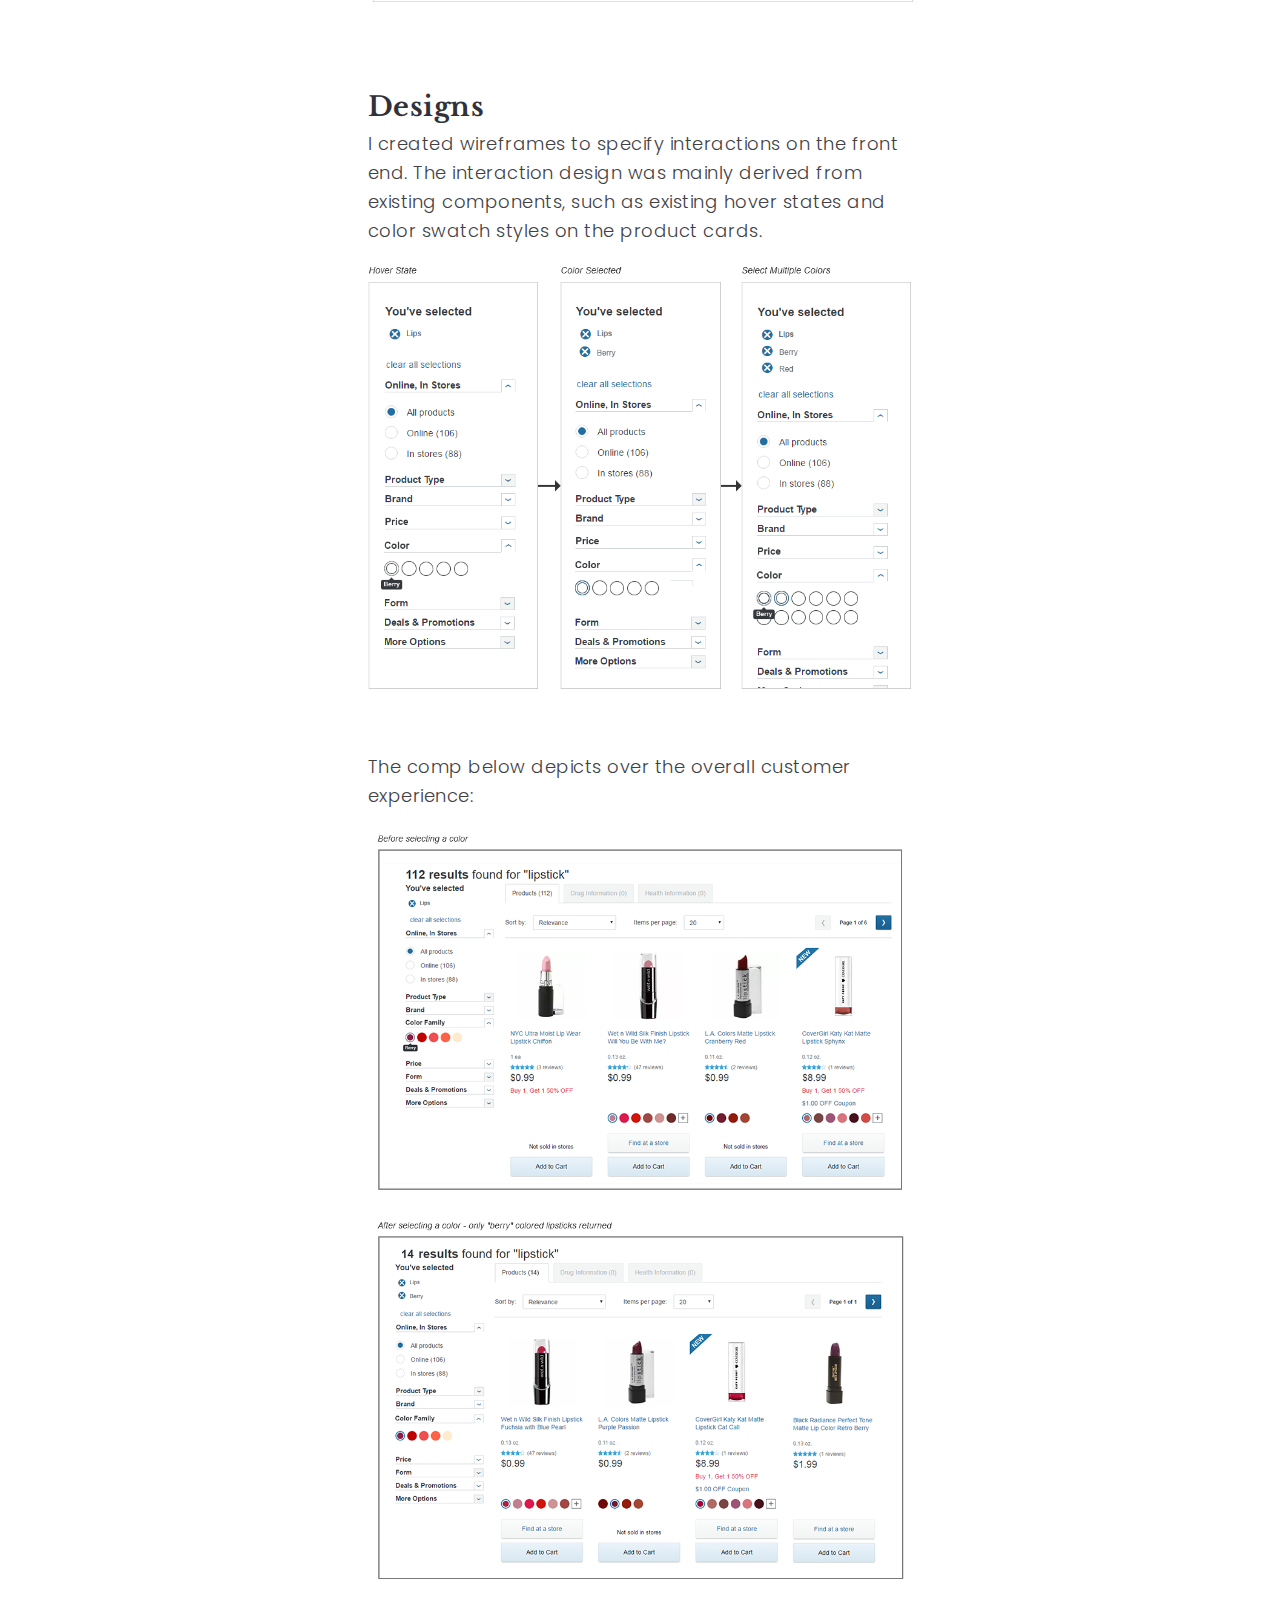
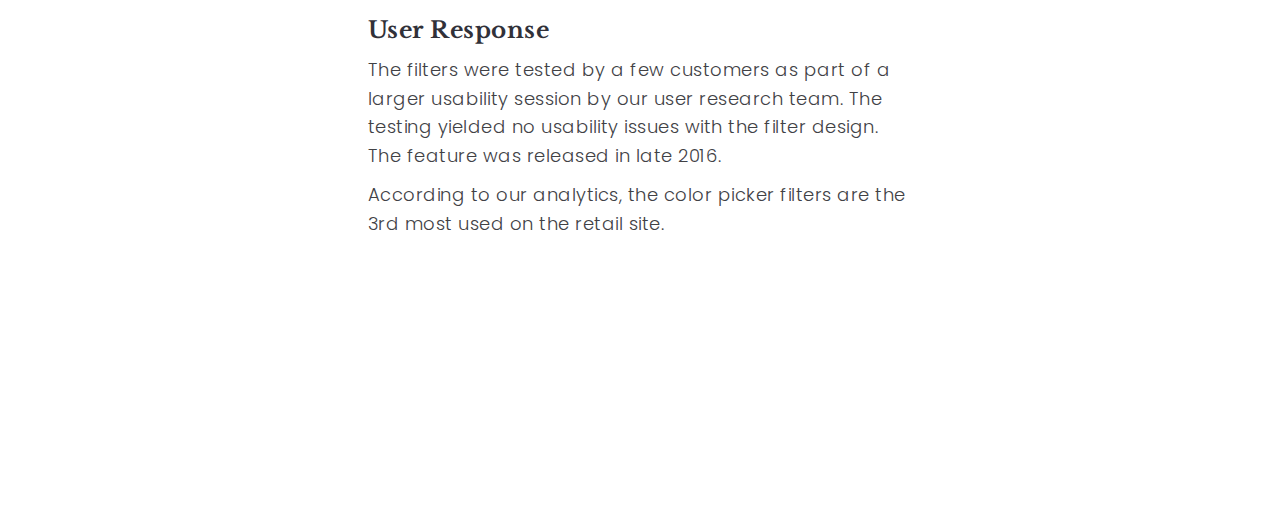
<file: site/color-picker.html>
<!DOCTYPE html>
<html lang="en-US">
    <head>
        <title>Amy Langa | Digital Product Designer</title>

        <!--Meta-->
        <meta http-equiv="Content-Type" content="text/html; charset=UTF-8" />
        <meta property="og:title" content="Amy Langa | Digital Product Designer" />
        <meta property="og:description" content="Amy Langa. Digital Product Designer." />
        <meta property="og:url" content="http://amylanga.com" />
        <meta property="og:site_name" content="Amy Langa | Digital Product Designe" />
        <meta property="og:image" content="http://themes.uiueux.com/demo/air/entry/01-.jpg" />
        <meta name="viewport" content="width=device-width, initial-scale=1, maximum-scale=1">

        <!-- Favicon -->
        <link rel="shortcut icon" href="img/favicon.ico">
        <link rel="apple-touch-icon-precomposed" href="img/apple-touch-icon-114x114.png">

        <!-- Google Fonts -->
        <link rel='stylesheet' href='https://fonts.googleapis.com/css?family=Poppins%3A400%2C300%7CLibre+Baskerville%3Aregular%2Citalic%2C700' type='text/css' media='all' />

        <!-- Bootstrap CSS -->
        <link rel='stylesheet' href='css/bootstrap.css' type='text/css' media='screen' />

        <!-- Font Icon CSS -->
        <link rel='stylesheet' href='css/font-awesome.min.css' type='text/css' media='screen' />

        <!-- Owl Carousel Plugin CSS -->
        <link rel='stylesheet' href='css/owl.carousel.css' type='text/css' media='screen' />

        <!-- Lightbox Plugin CSS -->
        <link rel='stylesheet' href='css/photoswipe.css' type='text/css' media='screen' />

        <!-- Lightbox Plugin Skin CSS -->
        <link rel='stylesheet' href='css/skin/photoswipe/default/default-skin.css' type='text/css' media='screen' />

        <!-- Air. Theme Elements CSS -->
        <link rel='stylesheet' href='css/pagebuild.css' type='text/css' media='screen' />

        <!-- Air. Theme Main CSS -->
        <link rel='stylesheet' href='css/style.css' type='text/css' media='screen' />

        <link rel='stylesheet' href='css/custom.css' type='text/css' media='screen' />
        
        <!-- IE hack -->
        <!--[if lte IE 9]>
        <link rel='stylesheet' id='cssie9'  href='css/ie.css' type='text/css' media='screen' />
        <![endif]-->

        <!--[if lte IE 9]>
        <script type="text/javascript" src="js/ie.js"></script>
        <![endif]-->
        
        <!--[if lte IE 8]>
        <div style="width: 100%;" class="messagebox_orange">Your browser is obsolete and does not support this webpage. Please use newer version of your browser or visit <a href="http://www.ie6countdown.com/" target="_new">Internet Explorer 6 countdown page</a>  for more information. </div>
        <![endif]-->

    </head>
      
    <body class="single single-post single-format-audio default-dark-logo pswp-light-skin responsive-ux navi-show dark-logo header-sticky preload">

        <!--Page Loader-->
        <div class="page-loading fullscreen-wrap visible">
            <div class="page-loading-inn">
                <div class="page-loading-transform">
                    <div class="site-loading-logo"><img src="img/demo/loading.gif" alt="Air Theme" /></div>
                </div>
            </div>
        </div>

        <!--Audio Player-->
        <div id="jquery_jplayer" class="jp-jplayer"></div>

        <!--Main wrap-->
        <div id="wrap-outer">

            <!--Header-->
            <header id="header" class="">

                <div id="header-main">
                
                    <div class="container">

                        <span id="navi-trigger">
                            <span class="navi-trigger-text">
                                <span class="navi-trigger-text-menu navi-trigger-text-inn">MENU</span>
                                <span class="navi-trigger-text-close navi-trigger-text-inn">CLOSE</span>
                            </span>
                            <span class="navi-trigger-inn">
                                <span class="navi-trigger-hamberg-line navi-trigger-hamberg-line1"></span>
                                <span class="navi-trigger-hamberg-line navi-trigger-hamberg-line2"></span>
                                <span class="navi-trigger-hamberg-line navi-trigger-hamberg-line3"></span>
                            </span>
                        </span>

                        <div class="heade-meta">

                            <nav id="navi-header">

                                <div id="navi_wrap" class="menu-menu-1-container">

                                    <ul class="menu clearfix">
                                        <li class="external menu-item menu-item-type-post_type menu-item-object-page">
                                            <a href="./portfolio.html">Portfolio</a>
                                            <ul class="sub-menu">
                                                <li class="menu-item"><a href="./digital-merchandising-application.html">Digital Merchandising Application</a></li>
                                                <li class="menu-item"><a href="./color-picker.html">Color Picker</a></li>
                                                <li class="menu-item"><a href="./task-management-application.html">Task Management Application</a></li>
                                            </ul>
                                        </li>
                                        <li class="external menu-item menu-item-type-post_type menu-item-object-page"><a href="./about.html">About</a></li>
                                        <li class="external menu-item menu-item-type-post_type menu-item-object-page"><a href="./contact.html">Contact</a></li>
                                    </ul>

                                </div><!--End #navi_wrap-->

                            </nav>

                        </div>
  
                        <div class="navi-logo">

                            <div class="logo-wrap">
                                <div id="logo">
                                    <a class="logo-a" href="index.html" title="Air Theme">
                                        <h1 class="logo-h1 logo-show-txt">Amy Langa.</h1>
                                        <img class="logo-image logo-dark" src="img/demo/logo_dark.png" alt="Air Theme" />
                                        <span class="logo-light"><img class="logo-image" src="img/demo/logo_light.png" alt="Air Theme" /></span>
                                    </a>
                                </div>
                            </div><!--End logo wrap-->
                             
                        </div>
                    
                    </div>
                    
                </div><!--End header main-->
                
            </header>
            <div id="menu-panel">
                <div class="menu-panel-inn fullscreen-wrap">
                    <nav id="navi">
                        <div id="navi-wrap" class="menu-navi-wrap">
                            <ul class="menu clearfix">
                                <li class="menu-item current-menu-item current_page_item menu-item-has-children">
                                    <a>Portfolio</a>
                                    <ul class="sub-menu">
                                        <li class="menu-item"><a href="./digital-merchandising-application.html">Digital Merchandising Application</a></li>
                                        <li class="menu-item"><a href="./color-picker.html">Color Picker</a></li>
                                        <li class="menu-item"><a href="./task-management-application.html">Task Management Application</a></li>
                                    </ul>
                                </li>
                                <li class="external menu-item menu-item-type-post_type menu-item-object-page"><a href="./about.html">About</a></li>
                                <li class="external menu-item menu-item-type-post_type menu-item-object-page"><a href="./contact.html">Contact</a></li>
                            </ul>
                        </div>
                    </nav>
                </div>
            </div>

            
            <!-- Main Content Wrap -->
            <div id="wrap">

                <!-- Main Content : List, text content ... -->
                <div id="content">

                    <div class="content_wrap_outer container two-cols-layout">

                        <div class="sidebar-layout row">

                            <div id="content_wrap" class="col-md-offset-3 col-md-6 col-sm-9">

                                <article class="container post type-post format-standard">

                                    <div class="title-wrap">
                                        <div class="title-wrap-con">
                                             <p>Fortune 50 Company</p>
                                            <h3 class="title-wrap-tit">Color Picker</h3>
                                            <ul>
                                                <li>My Role: UX Designer</li>
                                                <li>Duration: 3 Months</li>
                                            </ul>
                                        </div>
                                    </div>

                                 <div class="container post type-post format-standard">
                                    <div class="entry">
                                        <h2>Project Description</h2>
                                        <p>The design and implementation of a Color Family filter on Fortune 50 company retail site. Two separate Color Family filters were created; one for makeup products in eye, lipstick, blush, and nail polish categories, and another for hair dye.</p>
                                    </div>
                                </div>
                                <div class="container post type-post format-standard">
                                    <div class="entry">
                                        <h2>My Role</h2>
                                        <p>The goal of implementation was to use an algorithm to sort products into the most accurate color families possible with the least amount of manual intervention. I was responsible for defining the color families and worked closely with the developers to make sure the algorithm ultimately yielded the best customer experience on the website. I also created wireframes for the filter design and interactions on the front end website.</p>
                                    </div>
                                </div>
                                <div class="container post type-post format-standard">
                                    <div class="entry">
                                        <h2>The Challenge</h2>
                                        <p>Though many items have color swatches, no products belonged to a color family prior to this project. I outlined the following functional specifications as goals for the way the filter should work:</p>
                                        <ul>
                                            <li>Selecting a color from the color picker should return only products of the selected color</li>
                                            <li>Only colors relevant to the search results will appear in the picker (so no green option within lipstick if we don’t have green lipstick)</li>
                                            <li>When users select a color from the picker, the results page will update to only show the subset of products that match the selected color</li>
                                            <li>The user can select multiple color families to view simultaneously if they choose</li>
                                        </ul>
                                        <h5>Why is it complicated to define a color?</h5>
                                        <p>Colors are typically presented on a 2D plane, so defining a range is difficult. There are 16,777,216 possible colors using #RRGGBB notation.</p>
                                    </div>
                                </div>
                                <div class="container post type-post format-standard">
                                    <div class="entry">
                                        <h2>Approach</h2>
                                        <h5>Competitor Analysis</h5>
                                        <p>While the developers worked on extracting the hex values from color swatches, I looked at competitor sites to see how they were approaching their color pickers. Based on the hits and misses of these competitors, my takeaways were:</p>
                                        <ul>
                                            <li>DO - make sure products are matched to color families as accurately as possible. One or two imperfect matches were forgivable, but too many mismatches made the filter seem broken.</li>
                                            <li>DO - Make the granularity of color families and names relevant to the product categories. For example, make sure there are enough color families so the user can filter on "red" and "coral" lipsticks, separately.</li>
                                            <li>DO - label all color families with the color name.</li>
                                        </ul>
                                        <h5>Sorting Algorithm</h5>
                                        <p>After a few attempts, we created a two step system. To simplify the number of colors we were sorting, we first mapped the product swatches to the 148 defined web colors. >"Web colors are colors used in displaying web pages, and the methods for describing and specifying those colors" (from <a href="https://en.wikipedia.org/wiki/Web_colors" target="_blank">Wikipedia</a>). These are the colors you can write by name using CSS, such as "aliceblue" or "whitesmoke". ~20 additional custom colors were used to improve matching accuracy. This was especially important for the Berry color family, which was not well represented by the web colors</p>
                                        <p>I then mapped the ~168 colors into the proposed color families. To do this, I looked through a spreadsheet output of the algorithm. I ultimately defined 15 customer-facing color families for makeup, and 9 for hair color.</p>
                                        <div class=" blog-unit-gallery-wrap gallery-spacing-40 ">
                                            <div class="single-gallery-wrap-inn" data-style="">
                                                <div class="list-layout lightbox-photoswipe" data-gap="40">           
                                                    <div class="list-layout-col list-layout-col1 clearfix">               
                                                        <div class="list-layout-col1-item list-layout-item" style="">
                                                            <div class="list-layout-inside">
                                                                <div class="single-image mouse-over" data-lightbox="true">
                                                                    <a title="" class="lightbox-item" href="./img/color-picker/algorithm-output.png" data-size="1121x994">
                                                                        <span class="ux-lazyload-wrap" style=" padding-top: 56.3%; padding-bottom: 40%; background-color: #FFF">
                                                                            <img alt="Product List Page Example" src="./img/color-picker/algorithm-output.png" data-src="./img/color-picker/algorithm-output.png" width="994" height="1121" class="list-layout-img gallery-images-img ux-lazyload-img lazy">
                                                                        </span>
                                                                    </a>
                                                                </div>
                                                            </div> 
                                                        </div>
                                                    </div>
                                                </div>        
                                            </div>
                                        </div>
                                    </div>
                                </div>
                                <div class="container post type-post format-standard">
                                    <div class="entry">
                                        <h2>Designs</h2>
                                        <p>I created wireframes to specify interactions on the front end. The interaction design was mainly derived from existing components, such as existing hover states and color swatch styles on the product cards.</p>
                                        <div class=" blog-unit-gallery-wrap gallery-spacing-40 ">
                                            <div class="single-gallery-wrap-inn" data-style="">
                                                <div class="list-layout lightbox-photoswipe" data-gap="40">           
                                                    <div class="list-layout-col list-layout-col1 clearfix">               
                                                        <div class="list-layout-col1-item list-layout-item" style="">
                                                            <div class="list-layout-inside">
                                                                <div class="single-image mouse-over" data-lightbox="true">
                                                                    <a title="" class="lightbox-item" href="./img/color-picker/color-picker-wires.png" data-size="843x670">
                                                                        <span class="ux-lazyload-wrap" style=" padding-top: 56.3%;padding-bottom:35%;background-color: #FFF">
                                                                            <img alt="Wires" src="./img/color-picker/color-picker-wires.png" data-src="./img/color-picker/color-picker-wires.png" width="843" height="670" class="list-layout-img gallery-images-img ux-lazyload-img lazy">
                                                                        </span>
                                                                    </a>
                                                                </div>
                                                            </div> 
                                                        </div>
                                                    </div>
                                                    <p>The comp below depicts over the overall customer experience:</p>
                                                    <div class="list-layout-col list-layout-col1 clearfix">               
                                                        <div class="list-layout-col1-item list-layout-item" style="">
                                                            <div class="list-layout-inside">
                                                                <div class="single-image mouse-over" data-lightbox="true">
                                                                    <a title="" class="lightbox-item" href="./img/color-picker/color-families-final-design.png" data-size="900x1252">
                                                                        <span class="ux-lazyload-wrap" style=" padding-top: 56.3%;padding-bottom: 80%;background-color: #FFF">
                                                                            <img alt="Final Designs" src="./img/color-picker/color-families-final-design.png" data-src="./img/color-picker/color-families-final-design.png" width="900" height="1252" class="list-layout-img gallery-images-img ux-lazyload-img lazy">
                                                                        </span>
                                                                    </a>
                                                                </div>
                                                            </div> 
                                                        </div>
                                                    </div>
                                                </div>        
                                            </div>
                                        </div>
                                    </div>
                                </div>
                                 <div class="container post type-post format-standard">
                                    <div class="entry">
                                        <h4>User Response</h4>
                                        <p>The filters were tested by a few customers as part of a larger usability session by our user research team. The testing yielded no usability issues with the filter design. The feature was released in late 2016.</p>
                                        <p>According to our analytics, the color picker filters are the 3rd most used on the retail site.</p>
                                    </div>
                                </div>

                                </article>

                            </div><!-- End #content_wrap-->

                        </div><!--End sidebar-layout-->
            
                        

                    </div><!-- End content_wrap_outer-->

                </div><!--End #content-->

                <footer id="footer" class="footer-cols-layout">

                    <div class="footer-info">
                        <div class="footer-container">
                            <div class="span6">
                                <div id="logo-footer">
                                    <img class="logo-footer-img" src="img/demo/logo_dark.png" alt="Air Theme" />
                                </div>
                            </div>

                            <div class="span6">
                                <div class="footer-social">
                                    <ul class="socialmeida clearfix">                       
                                        <li class="socialmeida-li">
                                            <a title="LinkedIn" href="https://www.linkedin.com/in/amy-langa-3b8887105" target="_blank" class="socialmeida-a">
                                                <span class=""></span> <span class="socialmeida-text">LinkedIn</span>
                                            </a>
                                        </li>                                        
                                        <li class="socialmeida-li">
                                            <a title="email" href="mailto:hello@amylanga.com" class="socialmeida-a email-link">
                                                <span class=""></span> <span class="socialmeida-text">hello@amylanga.com</span>
                                            </a>
                                        </li>
                                    </ul>
                                </div>
                        </div>
                    </div>

                    <div class="container-fluid back-top-wrap"><div id="back-top"></div></div>

                </footer>

            </div><!--End #wrap -->  
           
           <div class="video-overlay modal"><span class="video-close"></span></div><!--end video-overlay-->
      
        </div><!--End wrap-outer-->

        <div class="pswp" tabindex="-1" role="dialog" aria-hidden="true">

            <div class="pswp__bg"></div>

            <div class="pswp__scroll-wrap">

                <div class="pswp__container">
                    <div class="pswp__item"></div>
                    <div class="pswp__item"></div>
                    <div class="pswp__item"></div>
                </div>

                <div class="pswp__ui pswp__ui--hidden">

                    <div class="pswp__top-bar">

                        <div class="pswp__counter"></div>

                        <button class="pswp__button pswp__button--close" title="Close (Esc)"></button>

                        <!-- <button class="pswp__button pswp__button--share" title="Share"></button> -->

                        <button class="pswp__button pswp__button--fs" title="Toggle fullscreen"></button>

                        <button class="pswp__button pswp__button--zoom" title="Zoom in/out"></button>

                        <div class="pswp__preloader">
                            <div class="pswp__preloader__icn">
                              <div class="pswp__preloader__cut">
                                <div class="pswp__preloader__donut"></div>
                              </div>
                            </div>
                        </div>
                    </div>

                    <div class="pswp__share-modal pswp__share-modal--hidden pswp__single-tap">
                        <div class="pswp__share-tooltip"></div> 
                    </div>

                    <button class="pswp__button pswp__button--arrow--left" title="Previous (arrow left)">
                    </button>

                    <button class="pswp__button pswp__button--arrow--right" title="Next (arrow right)">
                    </button>

                    <div class="pswp__caption">
                        <div class="pswp__caption__center"></div>
                    </div>

                </div>

            </div>

        </div>

        <!-- jQuery Library -->
        <script type='text/javascript' src='js/library/jquery.min.js'></script>
        <!-- Main Js Plugin -->
        <script type='text/javascript' src='js/main.min.js'></script>
        <!-- Air. Theme main js -->
        <script type='text/javascript' src='js/custom.theme.js'></script>

        <script>
            (function(i,s,o,g,r,a,m){i['GoogleAnalyticsObject']=r;i[r]=i[r]||function(){
            (i[r].q=i[r].q||[]).push(arguments)},i[r].l=1*new Date();a=s.createElement(o),
            m=s.getElementsByTagName(o)[0];a.async=1;a.src=g;m.parentNode.insertBefore(a,m)
            })(window,document,'script','https://www.google-analytics.com/analytics.js','ga');

            ga('create', 'UA-102007989-1', 'auto');
            ga('send', 'pageview');
        </script>

    </body>
</html>
</file>
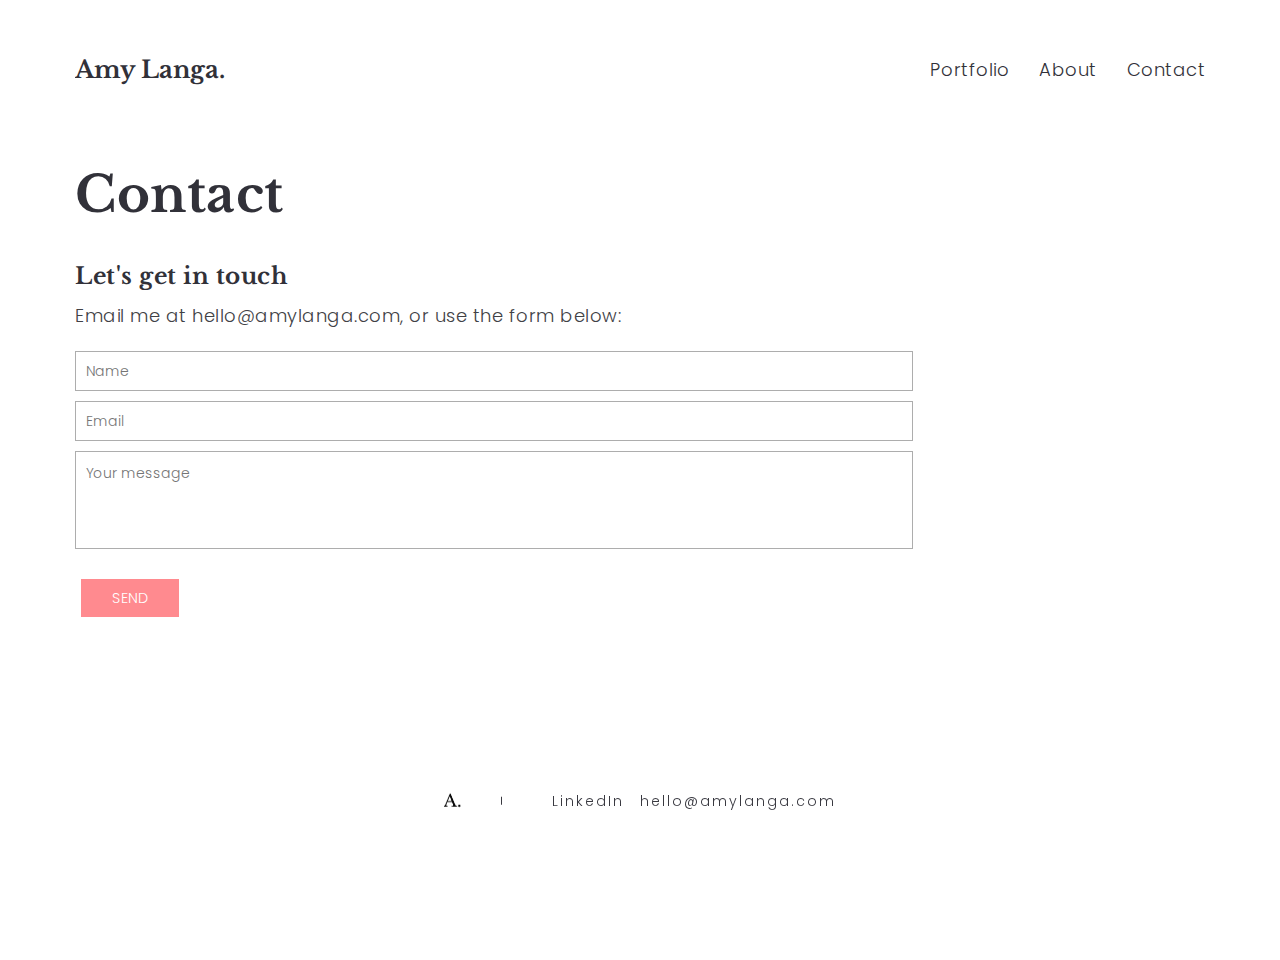
<file: site/contact.html>
<!DOCTYPE html>
<html lang="en-US">
    <head>
        <title>Amy Langa | Digital Product Designer</title>

        <!--Meta-->
        <meta http-equiv="Content-Type" content="text/html; charset=UTF-8" />
        <meta property="og:title" content="Amy Langa | Digital Product Designer" />
        <meta property="og:description" content="Amy Langa. Digital Product Designer." />
        <meta property="og:url" content="http://amylanga.com" />
        <meta property="og:site_name" content="Amy Langa | Digital Product Designe" />
        <meta property="og:image" content="http://themes.uiueux.com/demo/air/entry/01-.jpg" />
        <meta name="viewport" content="width=device-width, initial-scale=1, maximum-scale=1">

        <!-- Favicon -->
        <link rel="shortcut icon" href="img/favicon.ico">
        <link rel="apple-touch-icon-precomposed" href="img/apple-touch-icon-114x114.png">

        <!-- Google Fonts -->
        <link rel='stylesheet' href='https://fonts.googleapis.com/css?family=Poppins%3A400%2C300%7CLibre+Baskerville%3Aregular%2Citalic%2C700' type='text/css' media='all' />

        <!-- Bootstrap CSS -->
        <link rel='stylesheet' href='css/bootstrap.css' type='text/css' media='screen' />

        <!-- Font Icon CSS -->
        <link rel='stylesheet' href='css/font-awesome.min.css' type='text/css' media='screen' />

        <!-- Owl Carousel Plugin CSS -->
        <link rel='stylesheet' href='css/owl.carousel.css' type='text/css' media='screen' />

        <!-- Lightbox Plugin CSS -->
        <link rel='stylesheet' href='css/photoswipe.css' type='text/css' media='screen' />

        <!-- Lightbox Plugin Skin CSS -->
        <link rel='stylesheet' href='css/skin/photoswipe/default/default-skin.css' type='text/css' media='screen' />

        <!-- Air. Theme Elements CSS -->
        <link rel='stylesheet' href='css/pagebuild.css' type='text/css' media='screen' />

        <!-- Air. Theme Main CSS -->
        <link rel='stylesheet' href='css/style.css' type='text/css' media='screen' />

        <link rel='stylesheet' href='css/custom.css' type='text/css' media='screen' />
        
        <!-- IE hack -->
        <!--[if lte IE 9]>
        <link rel='stylesheet' id='cssie9'  href='css/ie.css' type='text/css' media='screen' />
        <![endif]-->

        <!--[if lte IE 9]>
        <script type="text/javascript" src="js/ie.js"></script>
        <![endif]-->
        
        <!--[if lte IE 8]>
        <div style="width: 100%;" class="messagebox_orange">Your browser is obsolete and does not support this webpage. Please use newer version of your browser or visit <a href="http://www.ie6countdown.com/" target="_new">Internet Explorer 6 countdown page</a>  for more information. </div>
        <![endif]-->

    </head>
      
    <body class="single single-post single-format-audio default-dark-logo pswp-light-skin responsive-ux navi-show dark-logo header-sticky preload">

        <!--Page Loader-->
        <div class="page-loading fullscreen-wrap visible">
            <div class="page-loading-inn">
                <div class="page-loading-transform">
                    <div class="site-loading-logo"><img src="img/demo/loading.gif" alt="Air Theme" /></div>
                </div>
            </div>
        </div>

        <!--Audio Player-->
        <div id="jquery_jplayer" class="jp-jplayer"></div>

        <!--Main wrap-->
        <div id="wrap-outer">

            <!--Header-->
            <header id="header" class="">

                <div id="header-main">
                
                    <div class="container">

                        <span id="navi-trigger">
                            <span class="navi-trigger-text">
                                <span class="navi-trigger-text-menu navi-trigger-text-inn">MENU</span>
                                <span class="navi-trigger-text-close navi-trigger-text-inn">CLOSE</span>
                            </span>
                            <span class="navi-trigger-inn">
                                <span class="navi-trigger-hamberg-line navi-trigger-hamberg-line1"></span>
                                <span class="navi-trigger-hamberg-line navi-trigger-hamberg-line2"></span>
                                <span class="navi-trigger-hamberg-line navi-trigger-hamberg-line3"></span>
                            </span>
                        </span>

                        <div class="heade-meta">

                            <nav id="navi-header">

                                <div id="navi_wrap" class="menu-menu-1-container">

                                    <ul class="menu clearfix">
                                        <li class="external menu-item menu-item-type-post_type menu-item-object-page">
                                            <a href="./portfolio.html">Portfolio</a>
                                            <ul class="sub-menu">
                                                <li class="menu-item"><a href="./digital-merchandising-application.html">Digital Merchandising Application</a></li>
                                                <li class="menu-item"><a href="./color-picker.html">Color Picker</a></li>
                                                <li class="menu-item"><a href="./task-management-application.html">Task Management Application</a></li>
                                            </ul>
                                        </li>
                                        <li class="external menu-item menu-item-type-post_type menu-item-object-page"><a href="./about.html"  class="selected">About</a></li>
                                        <li class="external menu-item menu-item-type-post_type menu-item-object-page"><a href="./contact.html">Contact</a></li>
                                    </ul>

                                </div><!--End #navi_wrap-->

                            </nav>

                        </div>
  
                        <div class="navi-logo">

                            <div class="logo-wrap">
                                <div id="logo">
                                    <a class="logo-a" href="index.html" title="Air Theme">
                                        <h1 class="logo-h1 logo-show-txt">Amy Langa.</h1>
                                        <img class="logo-image logo-dark" src="img/demo/logo_dark.png" alt="Air Theme" />
                                        <span class="logo-light"><img class="logo-image" src="img/demo/logo_light.png" alt="Air Theme" /></span>
                                    </a>
                                </div>
                            </div><!--End logo wrap-->
                             
                        </div>
                    
                    </div>
                    
                </div><!--End header main-->
                
            </header>
            <div id="menu-panel">
                <div class="menu-panel-inn fullscreen-wrap">
                    <nav id="navi">
                        <div id="navi-wrap" class="menu-navi-wrap">
                            <ul class="menu clearfix">
                                <li class="menu-item current-menu-item current_page_item menu-item-has-children">
                                    <a>Portfolio</a>
                                    <ul class="sub-menu">
                                        <li class="menu-item"><a href="./digital-merchandising-application.html">Digital Merchandising Application</a></li>
                                        <li class="menu-item"><a href="./color-picker.html">Color Picker</a></li>
                                        <li class="menu-item"><a href="./task-management-application.html">Task Management Application</a></li>
                                    </ul>
                                </li>
                                <li class="external menu-item menu-item-type-post_type menu-item-object-page"><a href="./about.html">About</a></li>
                                <li class="external menu-item menu-item-type-post_type menu-item-object-page"><a href="./contact.html">Contact</a></li>
                            </ul>
                        </div>
                    </nav>
                </div>
            </div>

            
            <!-- Main Content Wrap -->
            <div id="wrap">

                <!-- Main Content : List, text content ... -->
                <div id="content">

                    <div class="content_wrap_outer container two-cols-layout">

                        <div class="sidebar-layout row">

                            <div id="content_wrap" class="col-md-9 col-sm-12">

                                <article class="container post type-post format-standard">

                                    <div class="title-wrap">
                                        <div class="title-wrap-con">
                                            <h2 class="title-wrap-tit">Contact</h2>
                                            
                                        </div>
                                    </div>

                                    <div class="entry">
                                        <h4>Let's get in touch</h4>
                                        <p>Email me at hello@amylanga.com, or use the form below:</p>
                                        <div class="container-fluid">
                                            <div class="contactform ux-mod-nobg">
                                                <form action="contact.php" id="contact-form" class="contact_form" method="POST">
                                                    <p class="span6">
                                                        <span class="hidden error">Please enter a name</span>
                                                        <input type="text" id="idi_name" name="idi_name" placeholder="Name" />
                                                    </p>
                                                    <p class="span6">
                                                        <span class="error hidden">Please enter a valid email address</span>
                                                        <input type="text" id="idi_mail" name="idi_mail" class="email" placeholder="Email" />
                                                    </p>
                                                    <p>
                                                        <span class="error hidden">Please enter a message</span>
                                                        <textarea rows="4" name="idi_text" id="idi_text" cols="4" placeholder="Your message"></textarea>
                                                    </p>
                                                    
                                                    <div class="btnarea">
                                                        <input type="submit" id="idi_send" name="idi_send" value="SEND" class="btn btn-pink"/>
                                                        <span class="success hidden strong">Thanks for your message! I'll get back to you soon.</span>
                                                    </div>
                                                    <p class="error hidden strong">Your message could not be sent. If you continue to encounter issues, please email me directly at hello@amylanga.com</p>
                                                </form>
                                            </div>   
                                        </div>             
                                    </div><!--End entry-->

                                </article>

                            </div><!-- End #content_wrap-->

                        </div><!--End sidebar-layout-->
            
                        

                    </div><!-- End content_wrap_outer-->

                </div><!--End #content-->

                <footer id="footer" class="footer-cols-layout">

                    <div class="footer-info">
                        <div class="footer-container">
                            <div class="span6">
                                <div id="logo-footer">
                                    <img class="logo-footer-img" src="img/demo/logo_dark.png" alt="Air Theme" />
                                </div>
                            </div>

                            <div class="span6">
                                <div class="footer-social">
                                    <ul class="socialmeida clearfix">                       
                                        <li class="socialmeida-li">
                                            <a title="LinkedIn" href="https://www.linkedin.com/in/amy-langa-3b8887105" target="_blank" class="socialmeida-a">
                                                <span class=""></span> <span class="socialmeida-text">LinkedIn</span>
                                            </a>
                                        </li>                                        
                                        <li class="socialmeida-li">
                                            <a title="email" href="mailto:hello@amylanga.com" class="socialmeida-a email-link">
                                                <span class=""></span> <span class="socialmeida-text">hello@amylanga.com</span>
                                            </a>
                                        </li>
                                    </ul>
                                </div>
                        </div>
                    </div>

                    <div class="container-fluid back-top-wrap"><div id="back-top"></div></div>

                </footer>

            </div><!--End #wrap -->  
           
           <div class="video-overlay modal"><span class="video-close"></span></div><!--end video-overlay-->
      
        </div><!--End wrap-outer-->

        <div class="pswp" tabindex="-1" role="dialog" aria-hidden="true">

            <div class="pswp__bg"></div>

            <div class="pswp__scroll-wrap">

                <div class="pswp__container">
                    <div class="pswp__item"></div>
                    <div class="pswp__item"></div>
                    <div class="pswp__item"></div>
                </div>

                <div class="pswp__ui pswp__ui--hidden">

                    <div class="pswp__top-bar">

                        <div class="pswp__counter"></div>

                        <button class="pswp__button pswp__button--close" title="Close (Esc)"></button>

                        <button class="pswp__button pswp__button--share" title="Share"></button>

                        <button class="pswp__button pswp__button--fs" title="Toggle fullscreen"></button>

                        <button class="pswp__button pswp__button--zoom" title="Zoom in/out"></button>

                        <div class="pswp__preloader">
                            <div class="pswp__preloader__icn">
                              <div class="pswp__preloader__cut">
                                <div class="pswp__preloader__donut"></div>
                              </div>
                            </div>
                        </div>
                    </div>

                    <div class="pswp__share-modal pswp__share-modal--hidden pswp__single-tap">
                        <div class="pswp__share-tooltip"></div> 
                    </div>

                    <button class="pswp__button pswp__button--arrow--left" title="Previous (arrow left)">
                    </button>

                    <button class="pswp__button pswp__button--arrow--right" title="Next (arrow right)">
                    </button>

                    <div class="pswp__caption">
                        <div class="pswp__caption__center"></div>
                    </div>

                </div>

            </div>

        </div>

        <!-- jQuery Library -->
        <script type='text/javascript' src='js/library/jquery.min.js'></script>
        <!-- Main Js Plugin -->
        <script type='text/javascript' src='js/main.min.js'></script>
        <!-- Air. Theme main js -->
        <script type='text/javascript' src='js/custom.theme.js'></script>

         <script type='text/javascript' src='js/custom.js'></script>

         <script>
            (function(i,s,o,g,r,a,m){i['GoogleAnalyticsObject']=r;i[r]=i[r]||function(){
            (i[r].q=i[r].q||[]).push(arguments)},i[r].l=1*new Date();a=s.createElement(o),
            m=s.getElementsByTagName(o)[0];a.async=1;a.src=g;m.parentNode.insertBefore(a,m)
            })(window,document,'script','https://www.google-analytics.com/analytics.js','ga');

            ga('create', 'UA-102007989-1', 'auto');
            ga('send', 'pageview');
        </script>

    </body>
</html>
</file>
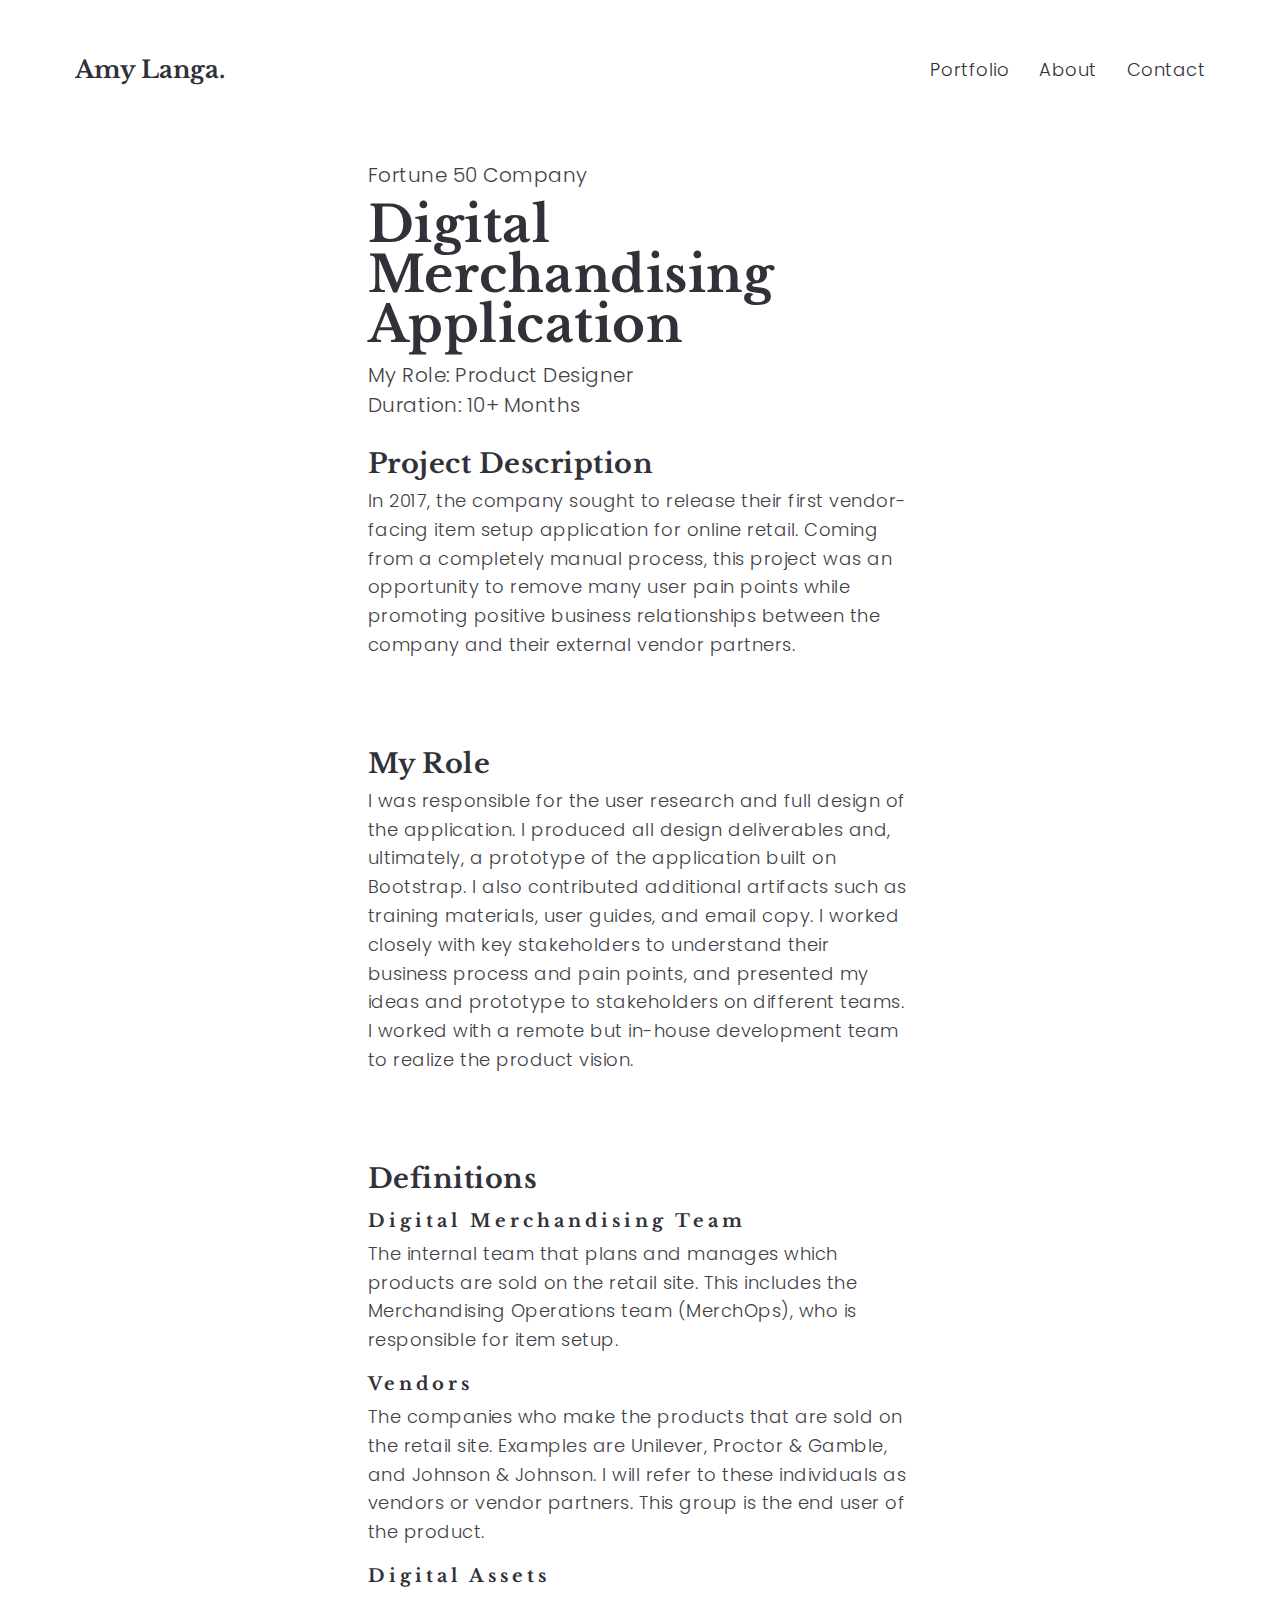
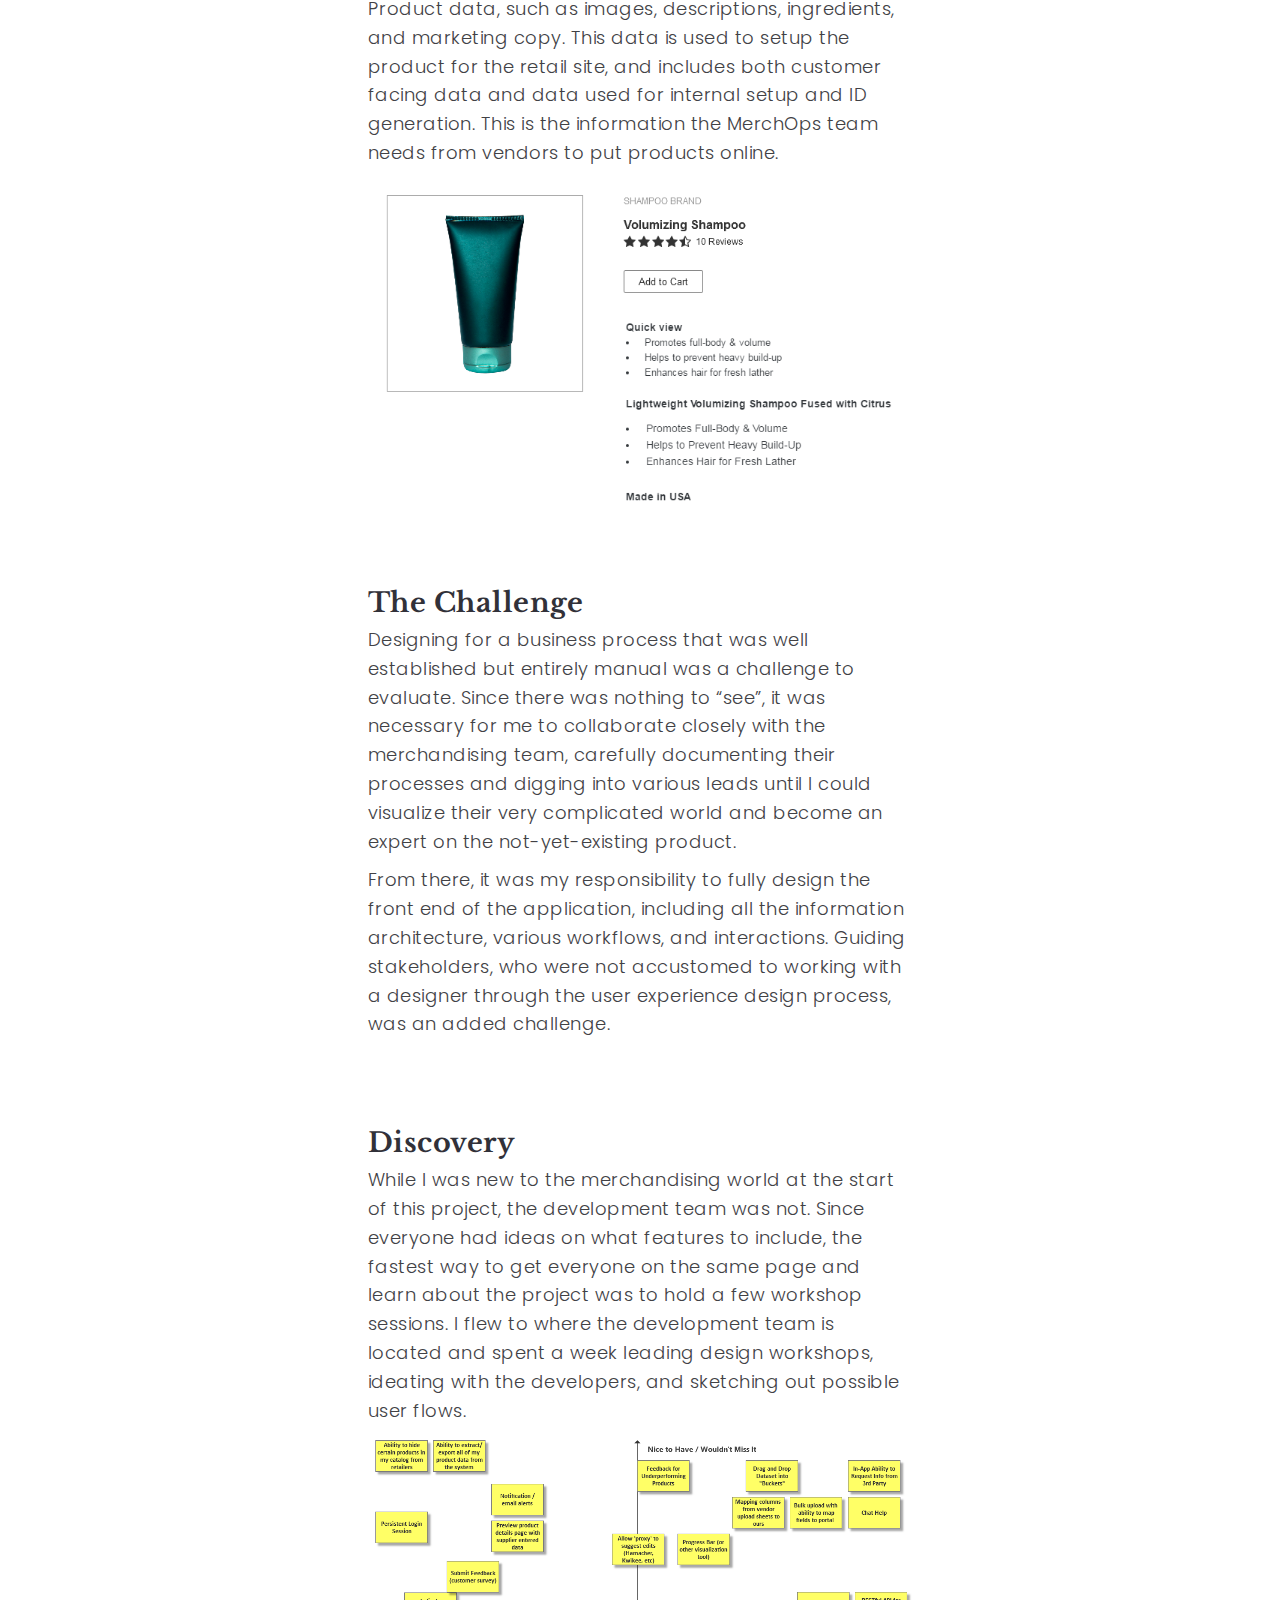
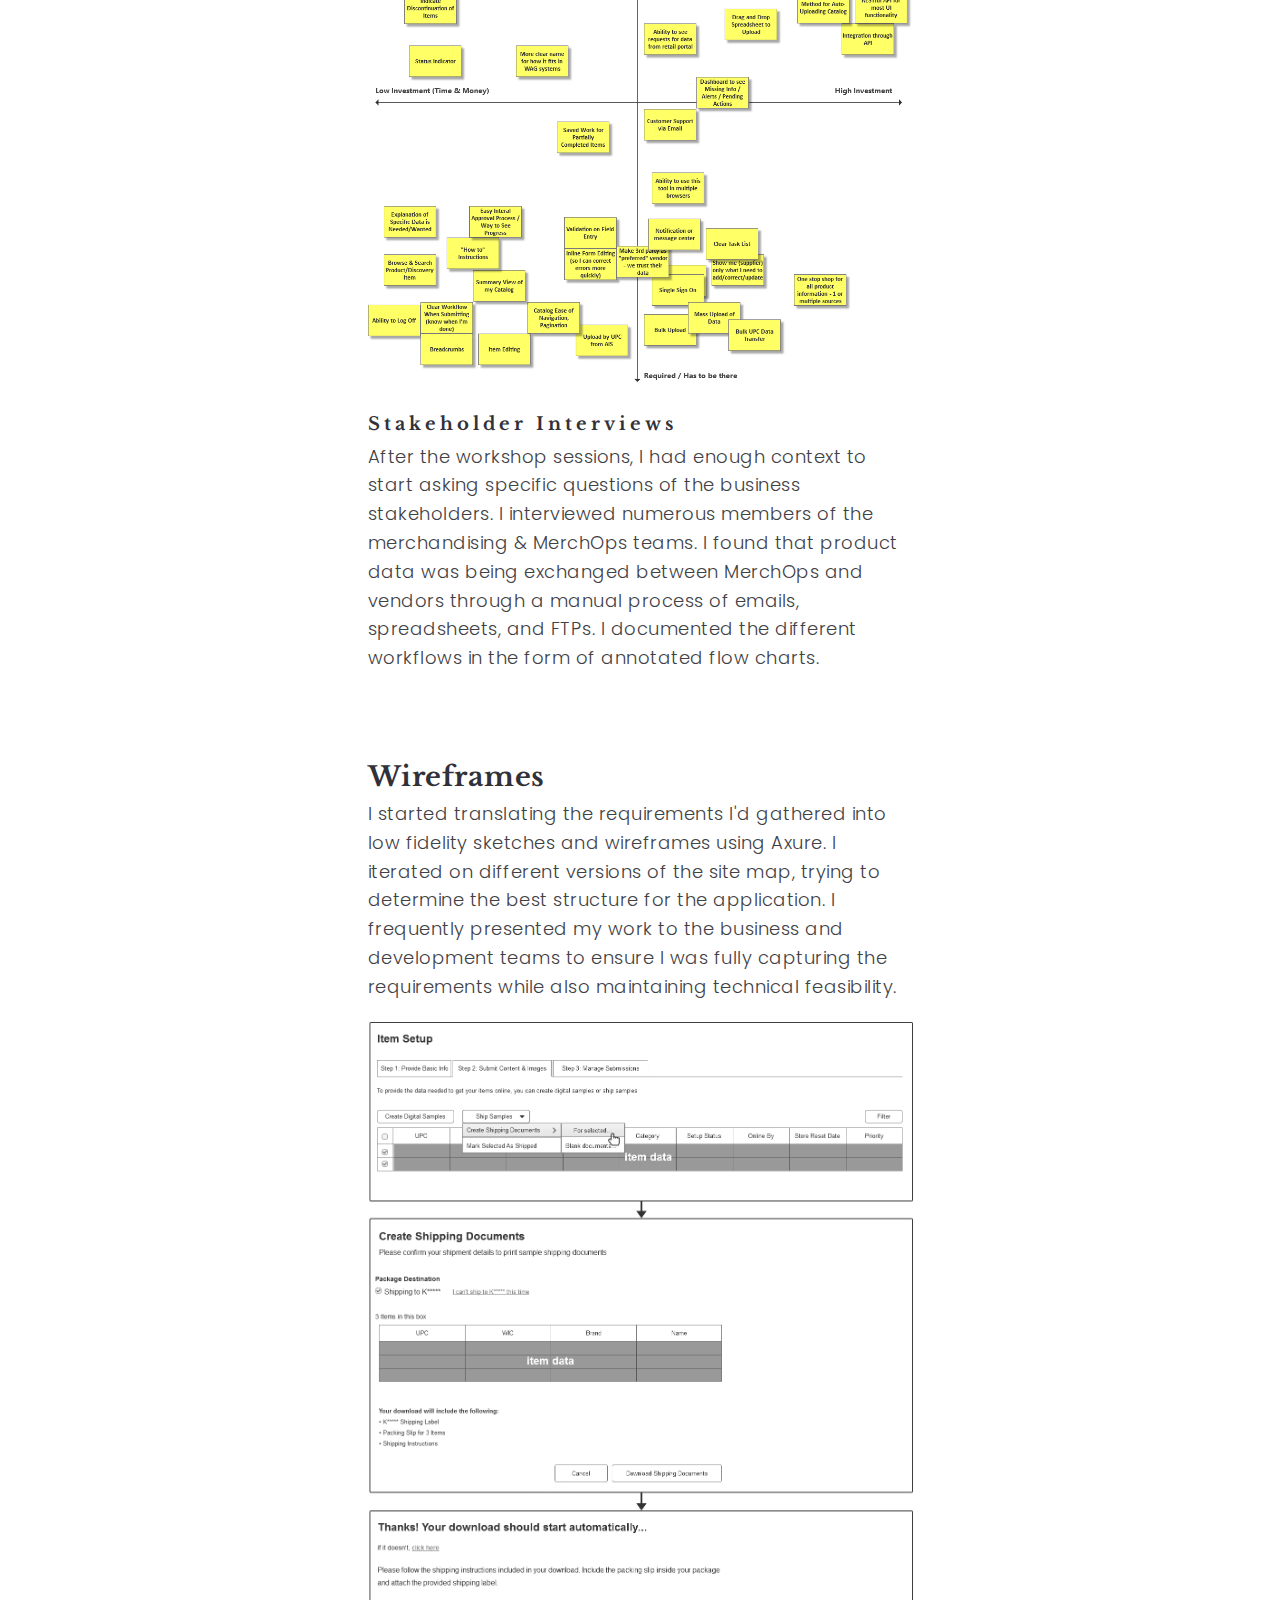
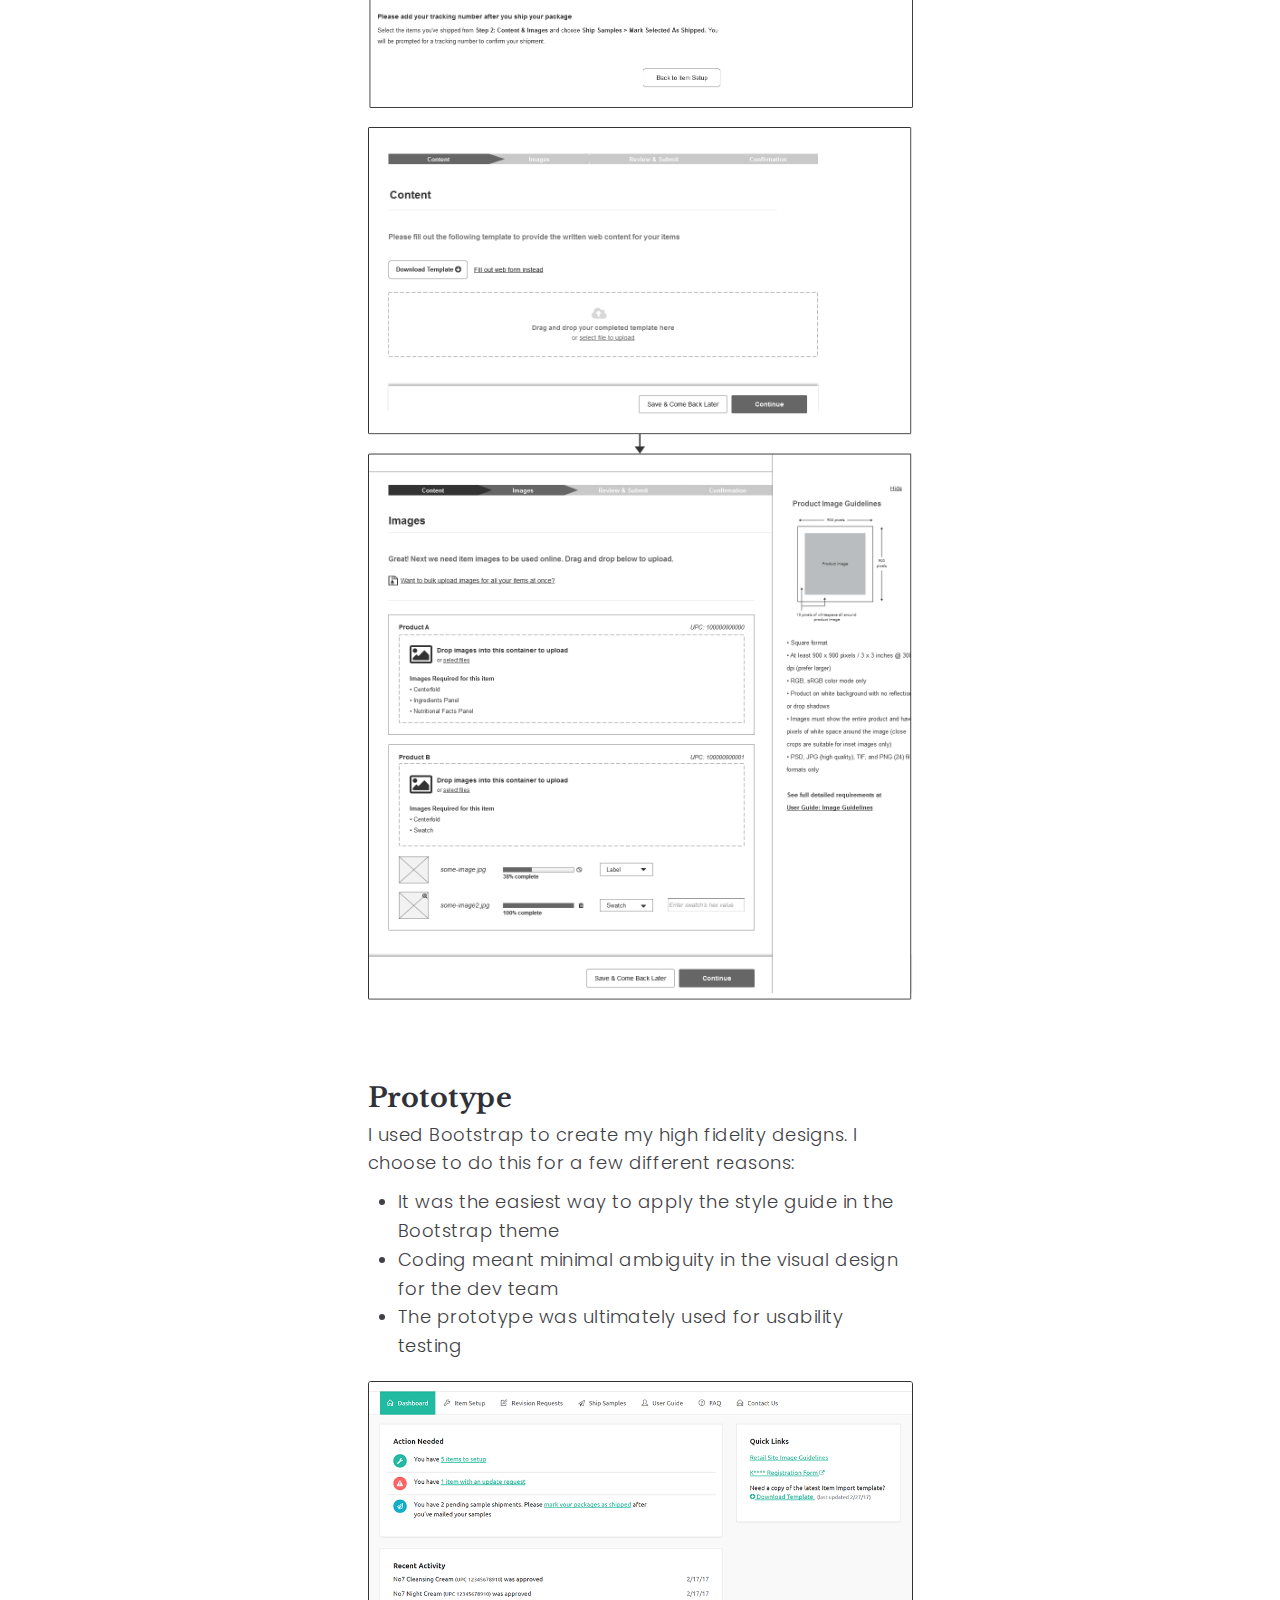
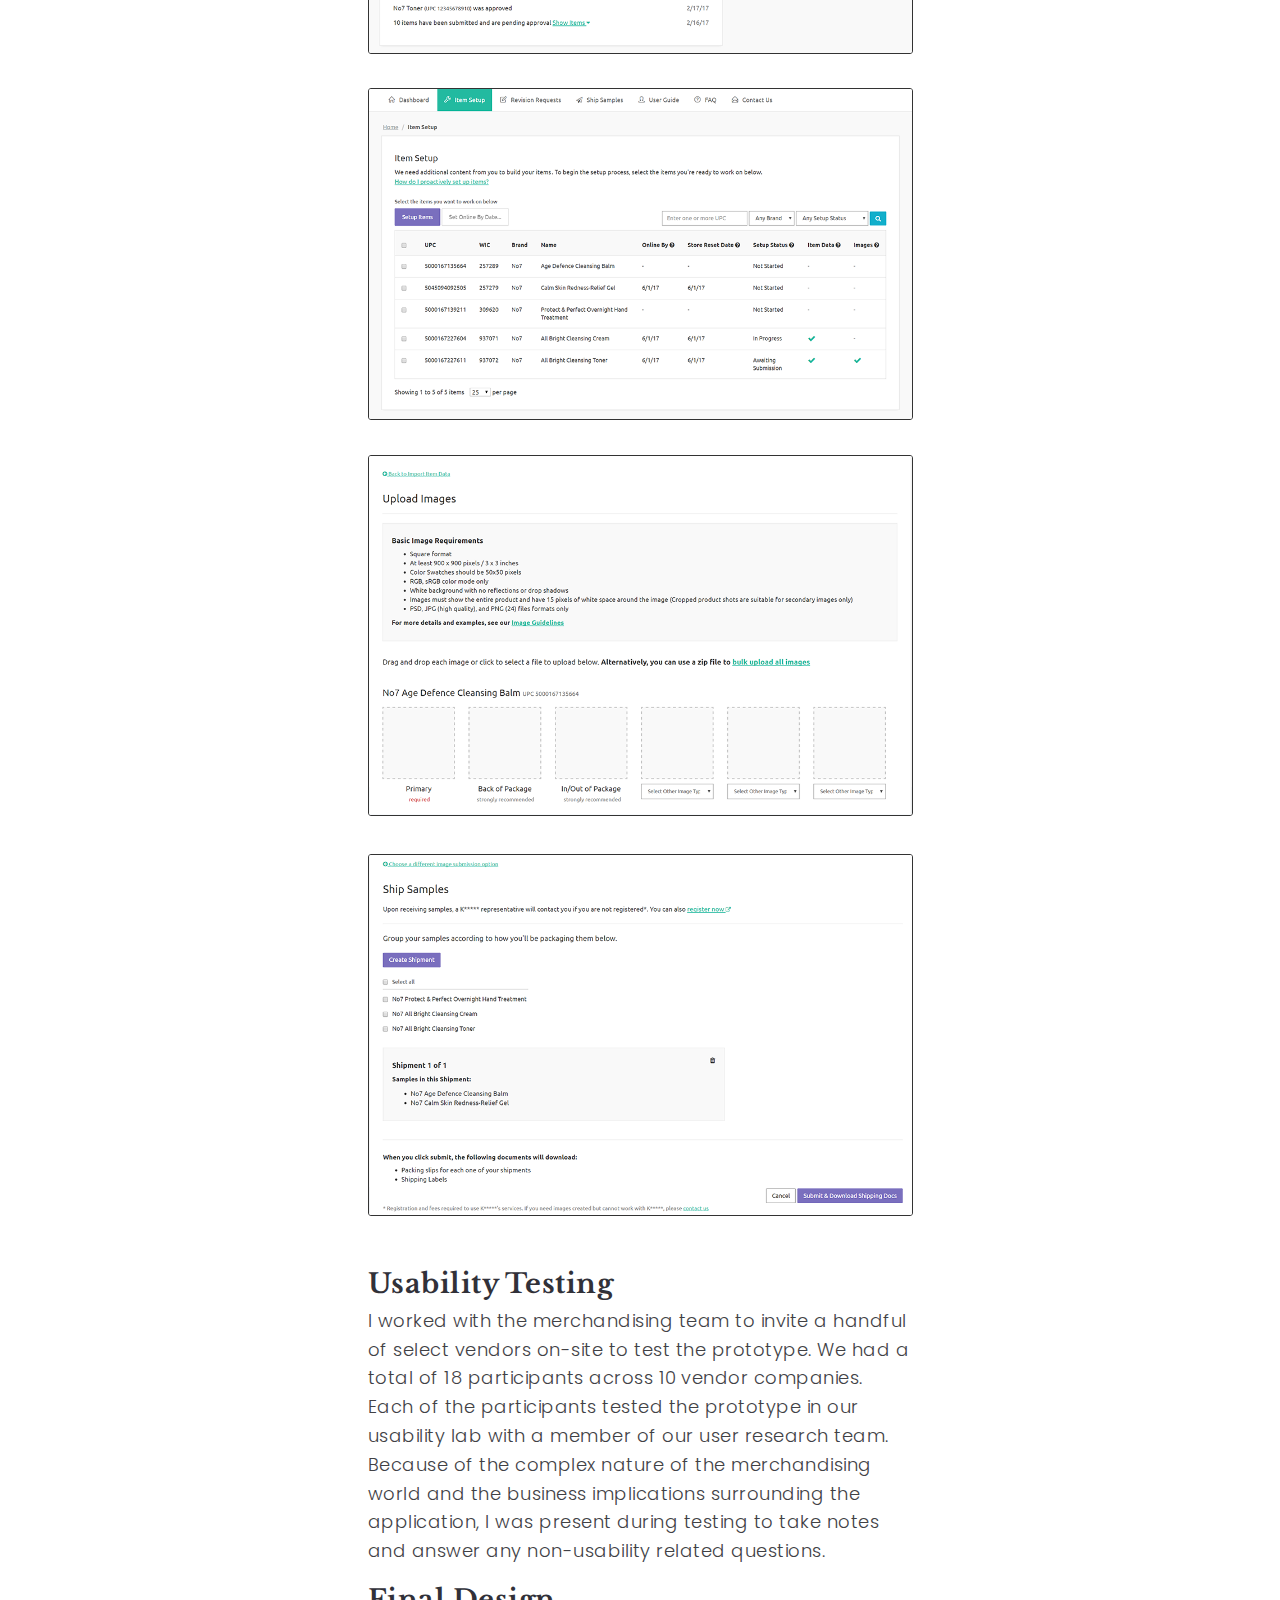
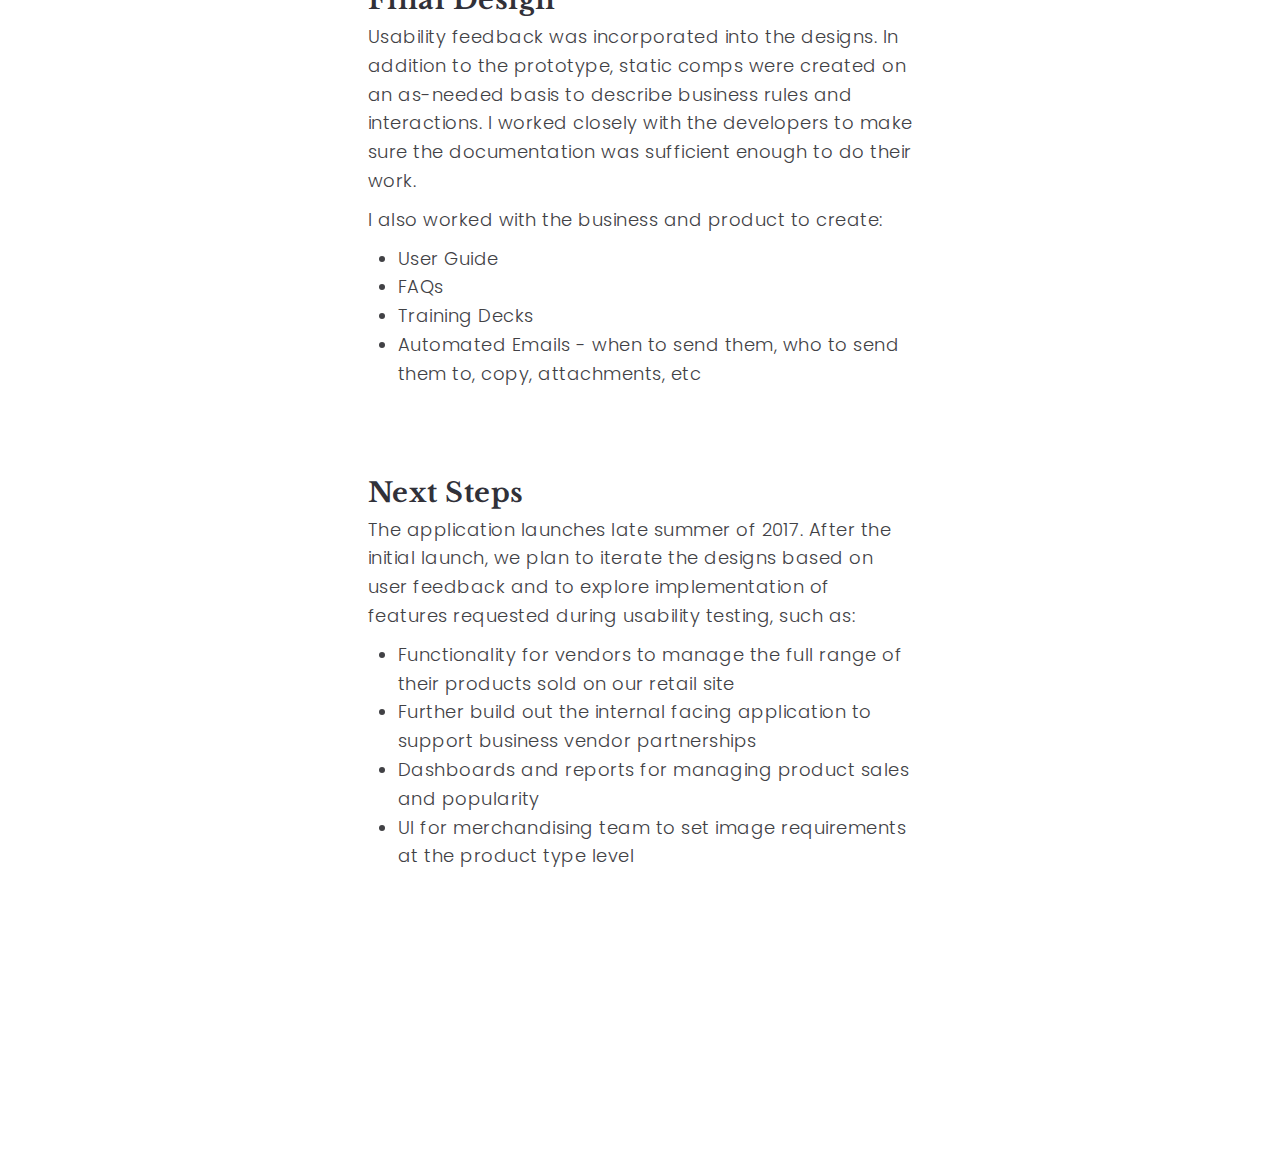
<file: site/digital-merchandising-application.html>
<!DOCTYPE html>
<html lang="en-US">
    <head>
        <title>Amy Langa | Digital Product Designer</title>

        <!--Meta-->
        <meta http-equiv="Content-Type" content="text/html; charset=UTF-8" />
        <meta property="og:title" content="Amy Langa | Digital Product Designer" />
        <meta property="og:description" content="Amy Langa. Digital Product Designer." />
        <meta property="og:url" content="http://amylanga.com" />
        <meta property="og:site_name" content="Amy Langa | Digital Product Designe" />
        <meta property="og:image" content="http://themes.uiueux.com/demo/air/entry/01-.jpg" />
        <meta name="viewport" content="width=device-width, initial-scale=1, maximum-scale=1">

        <!-- Favicon -->
        <link rel="shortcut icon" href="img/favicon.ico">
        <link rel="apple-touch-icon-precomposed" href="img/apple-touch-icon-114x114.png">

        <!-- Google Fonts -->
        <link rel='stylesheet' href='https://fonts.googleapis.com/css?family=Poppins%3A400%2C300%7CLibre+Baskerville%3Aregular%2Citalic%2C700' type='text/css' media='all' />

        <!-- Bootstrap CSS -->
        <link rel='stylesheet' href='css/bootstrap.css' type='text/css' media='screen' />

        <!-- Font Icon CSS -->
        <link rel='stylesheet' href='css/font-awesome.min.css' type='text/css' media='screen' />

        <!-- Owl Carousel Plugin CSS -->
        <link rel='stylesheet' href='css/owl.carousel.css' type='text/css' media='screen' />

        <!-- Lightbox Plugin CSS -->
        <link rel='stylesheet' href='css/photoswipe.css' type='text/css' media='screen' />

        <!-- Lightbox Plugin Skin CSS -->
        <link rel='stylesheet' href='css/skin/photoswipe/default/default-skin.css' type='text/css' media='screen' />

        <!-- Air. Theme Elements CSS -->
        <link rel='stylesheet' href='css/pagebuild.css' type='text/css' media='screen' />

        <!-- Air. Theme Main CSS -->
        <link rel='stylesheet' href='css/style.css' type='text/css' media='screen' />

        <link rel='stylesheet' href='css/custom.css' type='text/css' media='screen' />
        
        <!-- IE hack -->
        <!--[if lte IE 9]>
        <link rel='stylesheet' id='cssie9'  href='css/ie.css' type='text/css' media='screen' />
        <![endif]-->

        <!--[if lte IE 9]>
        <script type="text/javascript" src="js/ie.js"></script>
        <![endif]-->
        
        <!--[if lte IE 8]>
        <div style="width: 100%;" class="messagebox_orange">Your browser is obsolete and does not support this webpage. Please use newer version of your browser or visit <a href="http://www.ie6countdown.com/" target="_new">Internet Explorer 6 countdown page</a>  for more information. </div>
        <![endif]-->

    </head>
      
    <body class="single single-post single-format-audio default-dark-logo pswp-light-skin responsive-ux navi-show dark-logo header-sticky preload">

        <!--Page Loader-->
        <div class="page-loading fullscreen-wrap visible">
            <div class="page-loading-inn">
                <div class="page-loading-transform">
                    <div class="site-loading-logo"><img src="img/demo/loading.gif" alt="Air Theme" /></div>
                </div>
            </div>
        </div>

        <!--Audio Player-->
        <div id="jquery_jplayer" class="jp-jplayer"></div>

        <!--Main wrap-->
        <div id="wrap-outer">

            <!--Header-->
            <header id="header" class="">

                <div id="header-main">
                
                    <div class="container">

                        <span id="navi-trigger">
                            <span class="navi-trigger-text">
                                <span class="navi-trigger-text-menu navi-trigger-text-inn">MENU</span>
                                <span class="navi-trigger-text-close navi-trigger-text-inn">CLOSE</span>
                            </span>
                            <span class="navi-trigger-inn">
                                <span class="navi-trigger-hamberg-line navi-trigger-hamberg-line1"></span>
                                <span class="navi-trigger-hamberg-line navi-trigger-hamberg-line2"></span>
                                <span class="navi-trigger-hamberg-line navi-trigger-hamberg-line3"></span>
                            </span>
                        </span>

                        <div class="heade-meta">

                            <nav id="navi-header">

                                <div id="navi_wrap" class="menu-menu-1-container">

                                    <ul class="menu clearfix">
                                        <li class="external menu-item menu-item-type-post_type menu-item-object-page">
                                            <a href="./portfolio.html">Portfolio</a>
                                            <ul class="sub-menu">
                                                <li class="menu-item"><a href="./digital-merchandising-application.html">Digital Merchandising Application</a></li>
                                                <li class="menu-item"><a href="./color-picker.html">Color Picker</a></li>
                                                <li class="menu-item"><a href="./task-management-application.html">Task Management Application</a></li>
                                            </ul>
                                        </li>
                                        <li class="external menu-item menu-item-type-post_type menu-item-object-page"><a href="./about.html">About</a></li>
                                        <li class="external menu-item menu-item-type-post_type menu-item-object-page"><a href="./contact.html">Contact</a></li>
                                    </ul>

                                </div><!--End #navi_wrap-->

                            </nav>

                        </div>
  
                        <div class="navi-logo">

                            <div class="logo-wrap">
                                <div id="logo">
                                    <a class="logo-a" href="index.html" title="Air Theme">
                                        <h1 class="logo-h1 logo-show-txt">Amy Langa.</h1>
                                        <img class="logo-image logo-dark" src="img/demo/logo_dark.png" alt="Air Theme" />
                                        <span class="logo-light"><img class="logo-image" src="img/demo/logo_light.png" alt="Air Theme" /></span>
                                    </a>
                                </div>
                            </div><!--End logo wrap-->
                             
                        </div>
                    
                    </div>
                    
                </div><!--End header main-->
                
            </header>
            <div id="menu-panel">
                <div class="menu-panel-inn fullscreen-wrap">
                    <nav id="navi">
                        <div id="navi-wrap" class="menu-navi-wrap">
                            <ul class="menu clearfix">
                                <li class="menu-item current-menu-item current_page_item menu-item-has-children">
                                    <a>Portfolio</a>
                                    <ul class="sub-menu">
                                        <li class="menu-item"><a href="./digital-merchandising-application.html">Digital Merchandising Application</a></li>
                                        <li class="menu-item"><a href="./color-picker.html">Color Picker</a></li>
                                        <li class="menu-item"><a href="./task-management-application.html">Task Management Application</a></li>
                                    </ul>
                                </li>
                                <li class="external menu-item menu-item-type-post_type menu-item-object-page"><a href="./about.html">About</a></li>
                                <li class="external menu-item menu-item-type-post_type menu-item-object-page"><a href="./contact.html">Contact</a></li>
                            </ul>
                        </div>
                    </nav>
                </div>
            </div>

            
            <!-- Main Content Wrap -->
            <div id="wrap">

                <!-- Main Content : List, text content ... -->
                <div id="content">

                    <div class="content_wrap_outer container two-cols-layout">

                        <div class="sidebar-layout row">

                            <div id="content_wrap" class="col-md-offset-3 col-md-6 col-sm-9">

                                <article class="container post type-post format-standard">

                                    <div class="title-wrap">
                                        <div class="title-wrap-con">
                                            <p>Fortune 50 Company</p>
                                            <h3 class="title-wrap-tit">Digital Merchandising Application</h3>
                                            <ul>
                                                <li>My Role: Product Designer</li>
                                                <li>Duration: 10+ Months</li>
                                            </ul>
                                        </div>
                                    </div>

                                    <div class="container post type-post format-standard">
                                    <div class="entry">
                                        <h2>Project Description</h2>
                                        <p>In 2017, the company sought to release their first vendor-facing item setup application for online retail. Coming from a completely manual process, this project was an opportunity to remove many user pain points while promoting positive business relationships between the company and their external vendor partners.</p>
                                    </div>
                                </div>
                                <div class="container post type-post format-standard">
                                    <div class="entry">
                                        <h2>My Role</h2>
                                        <p>I was responsible for the user research and full design of the application. I produced all design deliverables and, ultimately, a prototype of the application built on Bootstrap. I also contributed additional artifacts such as training materials, user guides, and email copy. I worked closely with key stakeholders to understand their business process and pain points, and presented my ideas and prototype to stakeholders on different teams. I worked with a remote but in-house development team to realize the product vision.</p>
                                    </div>
                                </div>
                                <div class="container post type-post format-standard">
                                    <div class="entry">
                                        <h2>Definitions</h2>
                                        <h5>Digital Merchandising Team</h5>
                                        <p>The internal team that plans and manages which products are sold on the retail site. This includes the Merchandising Operations team (MerchOps), who is responsible for item setup.</p>
                                        <h5>Vendors</h5>
                                        <p>The companies who make the products that are sold on the retail site. Examples are Unilever, Proctor &amp; Gamble, and Johnson &amp; Johnson. I will refer to these individuals as vendors or vendor partners. This group is the end user of the product.</p>
                                        <h5>Digital Assets</h5>
                                        <p>Product data, such as images, descriptions, ingredients, and marketing copy. This data is used to setup the product for the retail site, and includes both customer facing data and data used for internal setup and ID generation. This is the information the MerchOps team needs from vendors to put products online.</p>
                                        <div class=" blog-unit-gallery-wrap gallery-spacing-40 ">
                                            <div class="single-gallery-wrap-inn" data-style="">
                                                <div class="list-layout lightbox-photoswipe" data-gap="40">           
                                                    <div class="list-layout-col list-layout-col1 clearfix">               
                                                        <div class="list-layout-col1-item list-layout-item" style="">
                                                            <div class="list-layout-inside">
                                                                <div class="single-image mouse-over" data-lightbox="true">
                                                                    <a title="" class="lightbox-item" href="./img/merchandising-app/product-list-page-example.png" data-size="727x499">
                                                                        <span class="ux-lazyload-wrap" style=" padding-top: 56.3%; padding-bottom: 10%; background-color: #FFF">
                                                                            <img alt="Product List Page Example" src="./img/merchandising-app/product-list-page-example.png" data-src="./img/merchandising-app/product-list-page-example.png" width="727" height="499" class="list-layout-img gallery-images-img ux-lazyload-img lazy">
                                                                        </span>
                                                                    </a>
                                                                </div>
                                                            </div> 
                                                        </div>
                                                    </div>
                                                </div>        
                                            </div>
                                        </div>
                                    </div>
                                </div>
                                <div class="container post type-post format-standard">
                                    <div class="entry">
                                        <h2>The Challenge</h2>
                                        <p>Designing for a business process that was well established but entirely manual was a challenge to evaluate. Since there was nothing to “see”, it was necessary for me to collaborate closely with the merchandising team, carefully documenting their processes and digging into various leads until I could visualize their very complicated world and become an expert on the not-yet-existing product.</p>
                                        <p>From there, it was my responsibility to fully design the front end of the application, including all the information architecture, various workflows, and interactions. Guiding stakeholders, who were not accustomed to working with a designer through the user experience design process, was an             added challenge.</p>
                                    </div>
                                </div>
                                <div class="container post type-post format-standard">
                                    <div class="entry">
                                        <h2>Discovery</h2>
                                        <p>While I was new to the merchandising world at the start of this project, the development team was not. Since everyone had ideas on what features to include, the fastest way to get everyone on the same page and learn about the project was to hold a few workshop sessions. I flew to where the development team is located and spent a week leading design workshops, ideating with the developers, and sketching out possible user flows.</p>
                                        <div class=" blog-unit-gallery-wrap gallery-spacing-40 ">
                                            <div class="single-gallery-wrap-inn" data-style="">
                                                <div class="list-layout lightbox-photoswipe" data-gap="40">           
                                                    <div class="list-layout-col list-layout-col1 clearfix">               
                                                        <div class="list-layout-col1-item list-layout-item" style="">
                                                            <div class="list-layout-inside">
                                                                <div class="single-image mouse-over" data-lightbox="true">
                                                                    <a title="" class="lightbox-item" href="./img/merchandising-app/kano-model.png" data-size="1040x1040">
                                                                        <span class="ux-lazyload-wrap" style=" padding-top: 56.3%; padding-bottom: 50%; background-color: #FFF">
                                                                            <img alt="Kano Model" title="Kano Model" src="./img/merchandising-app/kano-model.png" data-src="./img/merchandising-app/kano-model.png" width="1040" height="1040" class="list-layout-img gallery-images-img ux-lazyload-img lazy">
                                                                        </span>
                                                                    </a>
                                                                </div>
                                                            </div> 
                                                        </div>
                                                    </div>
                                                </div>        
                                            </div>
                                        </div>
                                        <h5>Stakeholder Interviews</h5>
                                        <p>After the workshop sessions, I had enough context to start asking specific questions of the business stakeholders. I interviewed numerous members of the merchandising &amp; MerchOps teams. I found that product data was being exchanged between MerchOps and vendors through a manual process of emails, spreadsheets, and FTPs. I documented the different workflows in the form of annotated flow charts.</p>
                                    </div>
                                </div>
                                <div class="container post type-post format-standard">
                                    <div class="entry">
                                        <h2>Wireframes</h2>
                                        <p>I started translating the requirements I'd gathered into low fidelity sketches and wireframes using Axure. I iterated on different versions of the site map, trying to determine the best structure for the application. I frequently presented my work to the business and development teams to ensure I was fully capturing the requirements while also maintaining technical feasibility.</p>
                                        <div class=" blog-unit-gallery-wrap gallery-spacing-40 ">
                                            <div class="single-gallery-wrap-inn" data-style="">
                                                <div class="list-layout lightbox-photoswipe" data-gap="40">           
                                                    <div class="list-layout-col list-layout-col1 clearfix">               
                                                        <div class="list-layout-col1-item list-layout-item" style="">
                                                            <div class="list-layout-inside">
                                                                <div class="single-image mouse-over" data-lightbox="true">
                                                                    <a title="" class="lightbox-item" href="./img/merchandising-app/ship-samples-wires-old.png" data-size="1217x1536">
                                                                        <span class="ux-lazyload-wrap" style=" padding-top: 56.3%; padding-bottom: 75%;">
                                                                            <img alt="Merchandising App Wires" title="Merchandising App Wires" src="./img/merchandising-app/ship-samples-wires-old.png" data-src="./img/merchandising-app/ship-samples-wires-old.png" width="1217" height="1536" class="list-layout-img gallery-images-img ux-lazyload-img lazy">
                                                                        </span>
                                                                    </a>
                                                                </div>
                                                            </div> 
                                                        </div>
                                                    </div>

                                                    <div class="list-layout-col list-layout-col1 clearfix">               
                                                        <div class="list-layout-col1-item list-layout-item" style="">
                                                            <div class="list-layout-inside">
                                                                <div class="single-image mouse-over" data-lightbox="true">
                                                                    <a title="" class="lightbox-item" href="./img/merchandising-app/item-setup-workflow-wire-old.png" data-size="1306x1936">
                                                                        <span class="ux-lazyload-wrap" style=" padding-top: 56.3%; padding-bottom: 110%; ">
                                                                            <img alt="Merchandising App Wires" title="Merchandising App Wires" src="./img/merchandising-app/item-setup-workflow-wire-old.png" data-src="./img/merchandising-app/item-setup-workflow-wire-old.png" width="1306" height="1936" class="list-layout-img gallery-images-img ux-lazyload-img lazy">
                                                                        </span>
                                                                    </a>
                                                                </div>
                                                            </div> 
                                                        </div>
                                                    </div>
                                                </div>        
                                            </div>
                                        </div>
                                    </div>
                                </div>
                                <div class="container post type-post format-standard">
                                    <div class="entry">
                                        <h2>Prototype</h2>
                                        <p>I used Bootstrap to create my high fidelity designs. I choose to do this for a few different reasons:</p>
                                        <ul>
                                            <li>It was the easiest way to apply the style guide in the Bootstrap theme</li>
                                            <li>Coding meant minimal ambiguity in the visual design for the dev team</li>
                                            <li>The prototype was ultimately used for usability testing</li>
                                        </ul>
                                         <div class=" blog-unit-gallery-wrap gallery-spacing-40 ">
                                            <div class="single-gallery-wrap-inn" data-style="">
                                                <div class="list-layout lightbox-photoswipe" data-gap="40">           
                                                    <div class="list-layout-col list-layout-col1 clearfix">               
                                                        <div class="list-layout-col1-item list-layout-item" style="">
                                                            <div class="list-layout-inside">
                                                                <div class="single-image mouse-over" data-lightbox="true">
                                                                    <a title="" class="lightbox-item" href="./img/merchandising-app/dashboard.png" data-size="982x490">
                                                                        <span class="ux-lazyload-wrap" style=" padding-top: 56.3%;background-color: #FFF">
                                                                            <img alt="Merchandising App Dashboard" title="Merchandising App Dashboard" src="./img/merchandising-app/dashboard.png" data-src="./img/merchandising-app/dashboard.png" width="1000" class="list-layout-img gallery-images-img ux-lazyload-img lazy bordered">
                                                                        </span>
                                                                    </a>
                                                                </div>
                                                            </div> 
                                                        </div>
                                                    </div>
                                                    <div class="list-layout-col list-layout-col1 clearfix">               
                                                        <div class="list-layout-col1-item list-layout-item" style="">
                                                            <div class="list-layout-inside">
                                                                <div class="single-image mouse-over" data-lightbox="true">
                                                                    <a title="" class="lightbox-item" href="./img/merchandising-app/item-setup.png" data-size="985x580">
                                                                        <span class="ux-lazyload-wrap" style=" padding-top: 56.3%;padding-bottom: 11%;background-color: #FFF">
                                                                            <img alt="Merchandising App Item Setup" title="Merchandising App Item Setup" src="./img/merchandising-app/item-setup.png" data-src="./img/merchandising-app/item-setup.png" width="1000" class="list-layout-img gallery-images-img ux-lazyload-img lazy bordered">
                                                                        </span>
                                                                    </a>
                                                                </div>
                                                            </div> 
                                                        </div>
                                                    </div>
                                                    <div class="list-layout-col list-layout-col1 clearfix">               
                                                        <div class="list-layout-col1-item list-layout-item" style="">
                                                            <div class="list-layout-inside">
                                                                <div class="single-image mouse-over" data-lightbox="true">
                                                                    <a title="" class="lightbox-item" href="./img/merchandising-app/images.png" data-size="967x641">
                                                                        <span class="ux-lazyload-wrap" style=" padding-top: 56.3%;padding-bottom: 17%; background-color: #FFF">
                                                                            <img alt="Merchandising App Image Upload" title="Merchandising App Image Upload" src="./img/merchandising-app/images.png" data-src="./img/merchandising-app/images.png" width="1000" class="list-layout-img gallery-images-img ux-lazyload-img lazy bordered">
                                                                        </span>
                                                                    </a>
                                                                </div>
                                                            </div> 
                                                        </div>
                                                    </div>   
                                                    <div class="list-layout-col list-layout-col1 clearfix">         
                                                        <div class="list-layout-col1-item list-layout-item" style="">
                                                            <div class="list-layout-inside">
                                                                <div class="single-image mouse-over" data-lightbox="true">
                                                                    <a title="" class="lightbox-item" href="./img/merchandising-app/ship-samples.png" data-size="967x641">
                                                                        <span class="ux-lazyload-wrap" style=" padding-top: 56.3%; padding-bottom: 20%; background-color: #FFF">
                                                                            <img alt="Merchandising App Ship Samples" title="Merchandising App Ship Samples" src="./img/merchandising-app/ship-samples.png" data-src="./img/merchandising-app/ship-samples.png" width="1000" class="list-layout-img gallery-images-img ux-lazyload-img lazy bordered">
                                                                        </span>
                                                                    </a>
                                                                </div>
                                                            </div> 
                                                        </div>
                                                    </div>
                                                </div>        
                                            </div>
                                        </div>

                                        <h2>Usability Testing</h2>
                                        <p>I worked with the merchandising team to invite a handful of select vendors on-site to test the prototype. We had a total of 18 participants across 10 vendor companies. Each of the participants tested the prototype in our usability lab with a member of our user research team. Because of the complex nature of the merchandising world and the business implications surrounding the application, I was present during testing to take notes and answer any non-usability related questions.</p>
                                        <h2>Final Design</h2>
                                        <p>Usability feedback was incorporated into the designs. In addition to the prototype, static comps were created on an as-needed basis to describe business rules and interactions. I worked closely with the developers to make sure the documentation was sufficient enough to do their work.</p>
                                        <p>I also worked with the business and product to create:</p>
                                        <ul>
                                            <li>User Guide</li>
                                            <li>FAQs</li>
                                            <li>Training Decks</li>
                                            <li>Automated Emails - when to send them, who to send them to, copy, attachments, etc</li>
                                        </ul>
                                    </div>
                                </div>
                           
                                 <div class="container post type-post format-standard">
                                    <div class="entry">
                                        <h2>Next Steps</h2>
                                        <p>The application launches late summer of 2017. After the initial launch, we plan to iterate the designs based on user feedback and to explore implementation of features requested during usability testing, such as:</p>
                                        <ul>
                                            <li>Functionality for vendors to manage the full range of their products sold on our retail site</li>
                                            <li>Further build out the internal facing application to support business vendor partnerships</li>
                                            <li>Dashboards and reports for managing product sales and popularity</li>
                                            <li>UI for merchandising team to set image requirements at the product type level</li>
                                        </ul>
                                    </div>
                                </div>

                                </article>

                            </div><!-- End #content_wrap-->

                        </div><!--End sidebar-layout-->
            
                        

                    </div><!-- End content_wrap_outer-->

                </div><!--End #content-->

                <footer id="footer" class="footer-cols-layout">

                    <div class="footer-info">
                        <div class="footer-container">
                            <div class="span6">
                                <div id="logo-footer">
                                    <img class="logo-footer-img" src="img/demo/logo_dark.png" alt="Air Theme" />
                                </div>
                            </div>

                            <div class="span6">
                                <div class="footer-social">
                                    <ul class="socialmeida clearfix">                       
                                        <li class="socialmeida-li">
                                            <a title="LinkedIn" href="https://www.linkedin.com/in/amy-langa-3b8887105" target="_blank" class="socialmeida-a">
                                                <span class=""></span> <span class="socialmeida-text">LinkedIn</span>
                                            </a>
                                        </li>                                        
                                        <li class="socialmeida-li">
                                            <a title="email" href="mailto:hello@amylanga.com" class="socialmeida-a email-link">
                                                <span class=""></span> <span class="socialmeida-text">hello@amylanga.com</span>
                                            </a>
                                        </li>
                                    </ul>
                                </div>
                        </div>
                    </div>

                    <div class="container-fluid back-top-wrap"><div id="back-top"></div></div>

                </footer>

            </div><!--End #wrap -->  
           
           <div class="video-overlay modal"><span class="video-close"></span></div><!--end video-overlay-->
      
        </div><!--End wrap-outer-->

        <div class="pswp" tabindex="-1" role="dialog" aria-hidden="true">

            <div class="pswp__bg"></div>

            <div class="pswp__scroll-wrap">

                <div class="pswp__container">
                    <div class="pswp__item"></div>
                    <div class="pswp__item"></div>
                    <div class="pswp__item"></div>
                </div>

                <div class="pswp__ui pswp__ui--hidden">

                    <div class="pswp__top-bar">

                        <div class="pswp__counter"></div>

                        <button class="pswp__button pswp__button--close" title="Close (Esc)"></button>

                        <!-- <button class="pswp__button pswp__button--share" title="Share"></button> -->

                        <button class="pswp__button pswp__button--fs" title="Toggle fullscreen"></button>

                        <button class="pswp__button pswp__button--zoom" title="Zoom in/out"></button>

                        <div class="pswp__preloader">
                            <div class="pswp__preloader__icn">
                              <div class="pswp__preloader__cut">
                                <div class="pswp__preloader__donut"></div>
                              </div>
                            </div>
                        </div>
                    </div>

                    <div class="pswp__share-modal pswp__share-modal--hidden pswp__single-tap">
                        <div class="pswp__share-tooltip"></div> 
                    </div>

                    <button class="pswp__button pswp__button--arrow--left" title="Previous (arrow left)">
                    </button>

                    <button class="pswp__button pswp__button--arrow--right" title="Next (arrow right)">
                    </button>

                    <div class="pswp__caption">
                        <div class="pswp__caption__center"></div>
                    </div>

                </div>

            </div>

        </div>

        <!-- jQuery Library -->
        <script type='text/javascript' src='js/library/jquery.min.js'></script>
        <!-- Main Js Plugin -->
        <script type='text/javascript' src='js/main.min.js'></script>
        <!-- Air. Theme main js -->
        <script type='text/javascript' src='js/custom.theme.js'></script>

        <script>
            (function(i,s,o,g,r,a,m){i['GoogleAnalyticsObject']=r;i[r]=i[r]||function(){
            (i[r].q=i[r].q||[]).push(arguments)},i[r].l=1*new Date();a=s.createElement(o),
            m=s.getElementsByTagName(o)[0];a.async=1;a.src=g;m.parentNode.insertBefore(a,m)
            })(window,document,'script','https://www.google-analytics.com/analytics.js','ga');

            ga('create', 'UA-102007989-1', 'auto');
            ga('send', 'pageview');
        </script>

    </body>
</html>
</file>
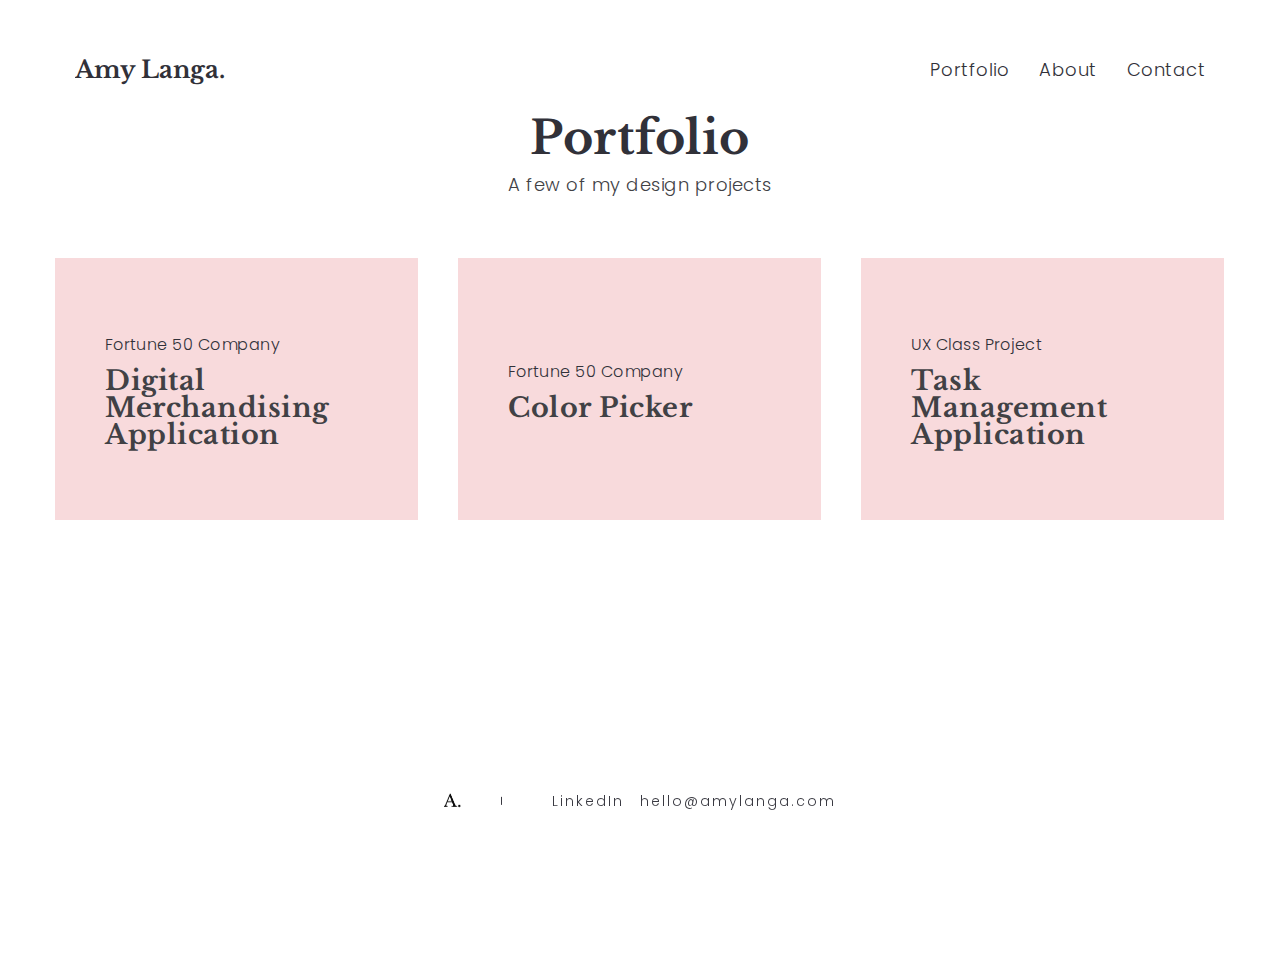
<file: site/portfolio.html>
<!DOCTYPE html>
<html lang="en-US">
    <head>
        <title>Amy Langa | Digital Product Designer</title>

        <!--Meta-->
        <meta http-equiv="Content-Type" content="text/html; charset=UTF-8" />
        <meta property="og:title" content="Amy Langa | Digital Product Designer" />
        <meta property="og:description" content="Amy Langa. Digital Product Designer." />
        <meta property="og:url" content="http://amylanga.com" />
        <meta property="og:site_name" content="Amy Langa | Digital Product Designe" />
        <meta property="og:image" content="http://themes.uiueux.com/demo/air/entry/01-.jpg" />
        <meta name="viewport" content="width=device-width, initial-scale=1, maximum-scale=1">

        <!-- Favicon -->
        <link rel="shortcut icon" href="img/favicon.ico">
        <link rel="apple-touch-icon-precomposed" href="img/apple-touch-icon-114x114.png">

        <!-- Google Fonts -->
        <link rel='stylesheet' href='https://fonts.googleapis.com/css?family=Poppins%3A400%2C300%7CLibre+Baskerville%3Aregular%2Citalic%2C700' type='text/css' media='all' />

        <!-- Bootstrap CSS -->
        <link rel='stylesheet' href='css/bootstrap.css' type='text/css' media='screen' />

        <!-- Font Icon CSS -->
        <link rel='stylesheet' href='css/font-awesome.min.css' type='text/css' media='screen' />

        <!-- Owl Carousel Plugin CSS -->
        <link rel='stylesheet' href='css/owl.carousel.css' type='text/css' media='screen' />

        <!-- Lightbox Plugin CSS -->
        <link rel='stylesheet' href='css/photoswipe.css' type='text/css' media='screen' />

        <!-- Lightbox Plugin Skin CSS -->
        <link rel='stylesheet' href='css/skin/photoswipe/default/default-skin.css' type='text/css' media='screen' />

        <!-- Air. Theme Elements CSS -->
        <link rel='stylesheet' href='css/pagebuild.css' type='text/css' media='screen' />

        <!-- Air. Theme Main CSS -->
        <link rel='stylesheet' href='css/style.css' type='text/css' media='screen' />

        <link rel='stylesheet' href='css/custom.css' type='text/css' media='screen' />
        
        <!-- IE hack -->
        <!--[if lte IE 9]>
        <link rel='stylesheet' id='cssie9'  href='css/ie.css' type='text/css' media='screen' />
        <![endif]-->

        <!--[if lte IE 9]>
        <script type="text/javascript" src="js/ie.js"></script>
        <![endif]-->
        
        <!--[if lte IE 8]>
        <div style="width: 100%;" class="messagebox_orange">Your browser is obsolete and does not support this webpage. Please use newer version of your browser or visit <a href="http://www.ie6countdown.com/" target="_new">Internet Explorer 6 countdown page</a>  for more information. </div>
        <![endif]-->

    </head>
  
    <body class="page page-template-default default-dark-logo pswp-light-skin responsive-ux page-template-masonry-body page-template-intro-above-list-body navi-show ux-bordered page_from_top dark-logo header-sticky Chrome59">

      
        <!--Page Loader-->
        <div class="page-loading fullscreen-wrap visible">
            <div class="page-loading-inn">
                <div class="page-loading-transform">
                    <div class="site-loading-logo"><img src="img/demo/loading.gif" alt="Air Theme" /></div>
                </div>
            </div>
        </div>

        <!--Audio Player-->
        <div id="jquery_jplayer" class="jp-jplayer"></div>

        <!--Main wrap-->
        <div id="wrap-outer">

            <!--Header-->
            <header id="header" class="">

                <div id="header-main">
                
                    <div class="container">

                        <span id="navi-trigger">
                            <span class="navi-trigger-text">
                                <span class="navi-trigger-text-menu navi-trigger-text-inn">MENU</span>
                                <span class="navi-trigger-text-close navi-trigger-text-inn">CLOSE</span>
                            </span>
                            <span class="navi-trigger-inn">
                                <span class="navi-trigger-hamberg-line navi-trigger-hamberg-line1"></span>
                                <span class="navi-trigger-hamberg-line navi-trigger-hamberg-line2"></span>
                                <span class="navi-trigger-hamberg-line navi-trigger-hamberg-line3"></span>
                            </span>
                        </span>

                        <div class="heade-meta">

                            <nav id="navi-header">

                                <div id="navi_wrap" class="menu-menu-1-container">

                                    <ul class="menu clearfix">
                                        <li class="external menu-item menu-item-type-post_type menu-item-object-page">
                                            <a href="#">Portfolio</a>
                                            <ul class="sub-menu">
                                                <li class="menu-item"><a href="./digital-merchandising-application.html">Digital Merchandising Application</a></li>
                                                <li class="menu-item"><a href="./color-picker.html">Color Picker</a></li>
                                                <li class="menu-item"><a href="./task-management-application.html">Task Management Application</a></li>
                                            </ul>
                                        </li>
                                        <li class="external menu-item menu-item-type-post_type menu-item-object-page"><a href="./about.html">About</a></li>
                                        <li class="external menu-item menu-item-type-post_type menu-item-object-page"><a href="./contact.html">Contact</a></li>
                                    </ul>

                                </div><!--End #navi_wrap-->

                            </nav>

                        </div>
  
                        <div class="navi-logo">

                            <div class="logo-wrap">
                                <div id="logo">
                                    <a class="logo-a" href="index.html" title="Air Theme">
                                        <h1 class="logo-h1 logo-show-txt">Amy Langa.</h1>
                                        <img class="logo-image logo-dark" src="img/demo/logo_dark.png" alt="Air Theme" />
                                        <span class="logo-light"><img class="logo-image" src="img/demo/logo_light.png" alt="Air Theme" /></span>
                                    </a>
                                </div>
                            </div><!--End logo wrap-->
                             
                        </div>
                    
                    </div>
                    
                </div><!--End header main-->
                
            </header>
            <div id="menu-panel">
                <div class="menu-panel-inn fullscreen-wrap">
                    <nav id="navi">
                        <div id="navi-wrap" class="menu-navi-wrap">
                            <ul class="menu clearfix">
                                <li class="menu-item current-menu-item current_page_item menu-item-has-children">
                                    <a href="./portfolio.html">Portfolio</a>
                                    <ul class="sub-menu">
                                        <li class="menu-item"><a href="./digital-merchandising-application.html">Digital Merchandising Application</a></li>
                                        <li class="menu-item"><a href="./color-picker.html">Color Picker</a></li>
                                        <li class="menu-item"><a href="./task-management-application.html">Task Management Application</a></li>
                                    </ul>
                                </li>
                                <li class="external menu-item menu-item-type-post_type menu-item-object-page"><a href="./about.html">About</a></li>
                                <li class="external menu-item menu-item-type-post_type menu-item-object-page"><a href="./contact.html">Contact</a></li>
                            </ul>
                        </div>
                    </nav>
                </div>
            </div>
            
            <!-- Main Content Wrap -->
            <div id="wrap">

                <!-- Main Content : List, text content ... -->
                <div id="content">

                    <div class="content_wrap_outer fullwrap-layout">
            
                        <div id="content_wrap" class="">
                             <div class="text-center menu-section text-center ux-portfolio-spacing-40 ux-portfolio-3col container" id="portfolio">
                                <section class="ux-portfolio-template-intro container">
                                    <h2>Portfolio</h2>
                                    <p>A few of my design projects</p>
                                </section>
                                <div class="container-masonry ux-portfolio-spacing-40 ux-portfolio-3col container  filter-left" data-col="3" data-spacer="40" data-template="intro-above">
                                    <div class="masonry-list masonry-grid grid-mask-filled-left" style="position: relative; height: 1263px;">
        
                                        <section class="grid-item grid-item-small filter_photography filter_featured filter_works filter_post-format-gallery" data-postid="30" style="width: 421px; height: 315.75px; margin: 0px; position: absolute; left: 421px; top: 0px;">
                                            <div class="grid-item-inside grid-show">
                                                <div class="grid-item-con">
                                                    <a href="./digital-merchandising-application.html" title="Digital Merchandising Application" class="grid-item-mask-link grid-item-open-url"></a>
                                                    <div class="grid-item-con-text">
                                                        <span class="grid-item-cate"><a href="./digital-merchandising-application.html" title="Digital Merchandising Application" class="grid-item-cate-a">Fortune 50 Company</a></span>
                                                        <h2 class="grid-item-tit"><a href="./digital-merchandising-application.html" class="grid-item-tit-a">Digital Merchandising Application</a></h2>
                                                    </div>
                                                </div>
                                                
                                                <div class="brick-content ux-lazyload-wrap" style="padding-top: 75%;">
                                                    <div class="ux-lazyload-bgimg ux-background-img lazy-loaded portfolio-box"></div>
                                                </div>
                                                            
                                            </div><!--End inside-->

                                        </section> 
        
                                        <section class="grid-item grid-item-small filter_photography filter_featured filter_works filter_post-format-gallery" data-postid="30" style="width: 421px; height: 315.75px; margin: 0px; position: absolute; left: 421px; top: 0px;">
                                            <div class="grid-item-inside grid-show">
                                                <div class="grid-item-con">
                                                    <a href="./color-picker.html" class="grid-item-mask-link grid-item-open-url"></a>
                                                                            
                                                    <div class="grid-item-con-text">
                                                        <span class="grid-item-cate"><a href="./color-picker.html" class="grid-item-cate-a">Fortune 50 Company</a></span>
                                                        <h2 class="grid-item-tit"><a href="./color-picker.html" class="grid-item-tit-a">Color Picker</a></h2>
                                                    </div>
                                                </div>
                                                
                                                <div class="brick-content ux-lazyload-wrap" style="padding-top: 75%;">
                                                    <div class="ux-lazyload-bgimg ux-background-img lazy-loaded portfolio-box"></div>
                                                </div>
                                                            
                                            </div><!--End inside-->

                                        </section> 
        
                                        <section class="grid-item grid-item-small filter_photography filter_featured filter_works filter_post-format-gallery" data-postid="30" style="width: 421px; height: 315.75px; margin: 0px; position: absolute; left: 421px; top: 0px;">
                                            <div class="grid-item-inside grid-show">
                                                <div class="grid-item-con">
                                                    <a href="./task-management-application.html" class="grid-item-mask-link grid-item-open-url"></a>         
                                                    <div class="grid-item-con-text">
                                                        <span class="grid-item-cate"><a href="./task-management-application.html" class="grid-item-cate-a">UX Class Project</a></span>
                                                        <h2 class="grid-item-tit"><a href="./task-management-application.html" class="grid-item-tit-a">Task Management Application</a></h2>
                                                    </div>
                                                </div>
                                                
                                                <div class="brick-content ux-lazyload-wrap" style="padding-top: 75%;">
                                                    <div class="ux-lazyload-bgimg ux-background-img lazy-loaded portfolio-box"></div>
                                                </div>
                                                            
                                            </div>

                                        </section>                                         
                                    </div>
                                </div>
                            </div>
                        </div><!-- End #content_wrap-->

                    </div><!-- End content_wrap_outer-->

                </div><!--End #content-->

                <footer id="footer" class="footer-cols-layout">

                    <div class="footer-info">
                        <div class="footer-container">
                            <div class="span6">
                                <div id="logo-footer">
                                    <img class="logo-footer-img" src="img/demo/logo_dark.png" alt="Air Theme" />
                                </div>
                            </div>

                            <div class="span6">
                                <div class="footer-social">
                                    <ul class="socialmeida clearfix">                       
                                        <li class="socialmeida-li">
                                            <a title="LinkedIn" href="https://www.linkedin.com/in/amy-langa-3b8887105" target="_blank" class="socialmeida-a">
                                                <span class=""></span> <span class="socialmeida-text">LinkedIn</span>
                                            </a>
                                        </li>                                        
                                        <li class="socialmeida-li">
                                            <a title="email" href="mailto:hello@amylanga.com" class="socialmeida-a email-link">
                                                <span class=""></span> <span class="socialmeida-text">hello@amylanga.com</span>
                                            </a>
                                        </li>
                                    </ul>
                                </div>
                            </div>
                        </div>
                    </div>

                    <div class="container-fluid back-top-wrap"><div id="back-top"></div></div>

                </footer>

            </div><!--End #wrap -->  
           
           <div class="video-overlay modal"><span class="video-close"></span></div><!--end video-overlay-->
      
        </div><!--End wrap-outer-->

        <div class="pswp" tabindex="-1" role="dialog" aria-hidden="true">

            <div class="pswp__bg"></div>

            <div class="pswp__scroll-wrap">

                <div class="pswp__container">
                    <div class="pswp__item"></div>
                    <div class="pswp__item"></div>
                    <div class="pswp__item"></div>
                </div>

                <div class="pswp__ui pswp__ui--hidden">

                    <div class="pswp__top-bar">

                        <div class="pswp__counter"></div>

                        <button class="pswp__button pswp__button--close" title="Close (Esc)"></button>

                        <button class="pswp__button pswp__button--share" title="Share"></button>

                        <button class="pswp__button pswp__button--fs" title="Toggle fullscreen"></button>

                        <button class="pswp__button pswp__button--zoom" title="Zoom in/out"></button>

                        <div class="pswp__preloader">
                            <div class="pswp__preloader__icn">
                              <div class="pswp__preloader__cut">
                                <div class="pswp__preloader__donut"></div>
                              </div>
                            </div>
                        </div>
                    </div>

                    <div class="pswp__share-modal pswp__share-modal--hidden pswp__single-tap">
                        <div class="pswp__share-tooltip"></div> 
                    </div>

                    <button class="pswp__button pswp__button--arrow--left" title="Previous (arrow left)">
                    </button>

                    <button class="pswp__button pswp__button--arrow--right" title="Next (arrow right)">
                    </button>

                    <div class="pswp__caption">
                        <div class="pswp__caption__center"></div>
                    </div>

                </div>

            </div>

        </div>
        <!-- jQuery Library -->
        <script type='text/javascript' src='js/library/jquery.min.js'></script>
        <!-- Main Js Plugin -->
        <script type='text/javascript' src='js/main.min.js'></script>
        <!-- Air. Theme main js -->
        <script type='text/javascript' src='js/custom.theme.js'></script>

        <script>
            (function(i,s,o,g,r,a,m){i['GoogleAnalyticsObject']=r;i[r]=i[r]||function(){
            (i[r].q=i[r].q||[]).push(arguments)},i[r].l=1*new Date();a=s.createElement(o),
            m=s.getElementsByTagName(o)[0];a.async=1;a.src=g;m.parentNode.insertBefore(a,m)
            })(window,document,'script','https://www.google-analytics.com/analytics.js','ga');

            ga('create', 'UA-102007989-1', 'auto');
            ga('send', 'pageview');
        </script>

    </body>
</html>
</file>
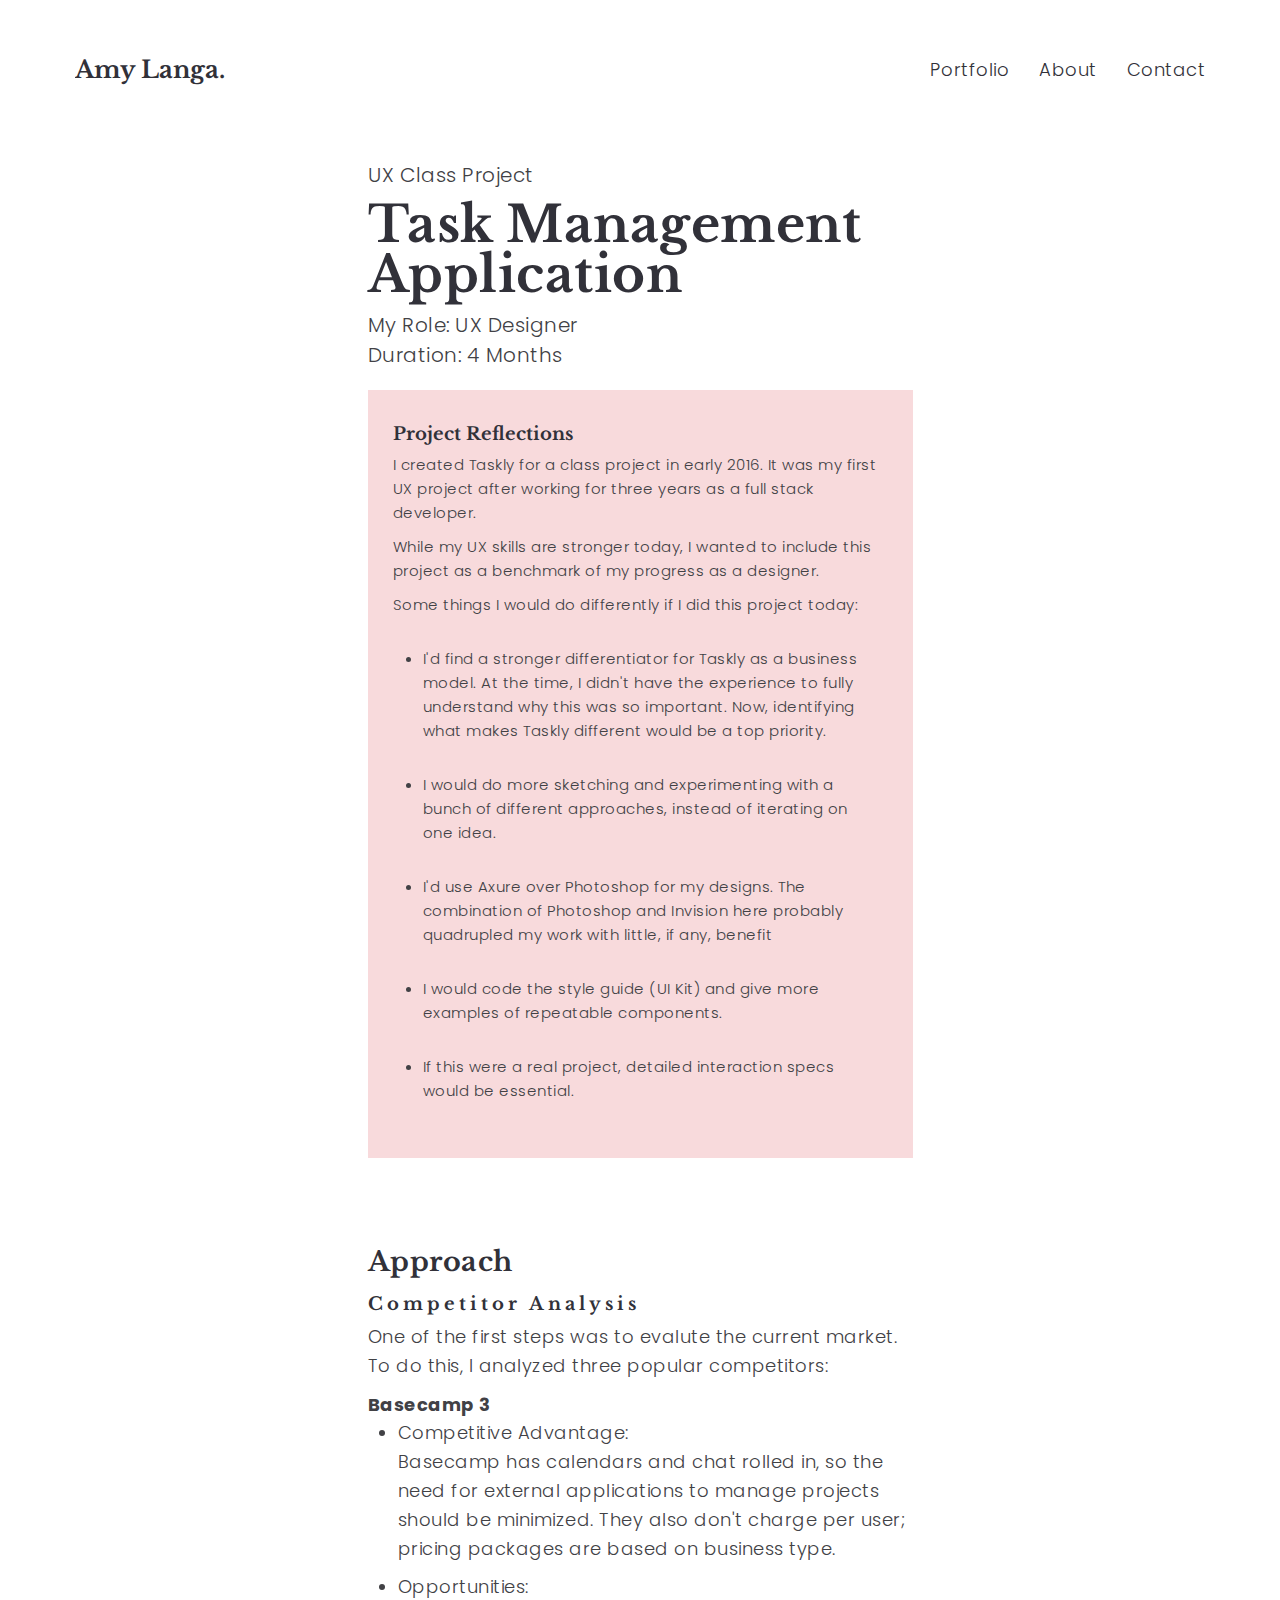
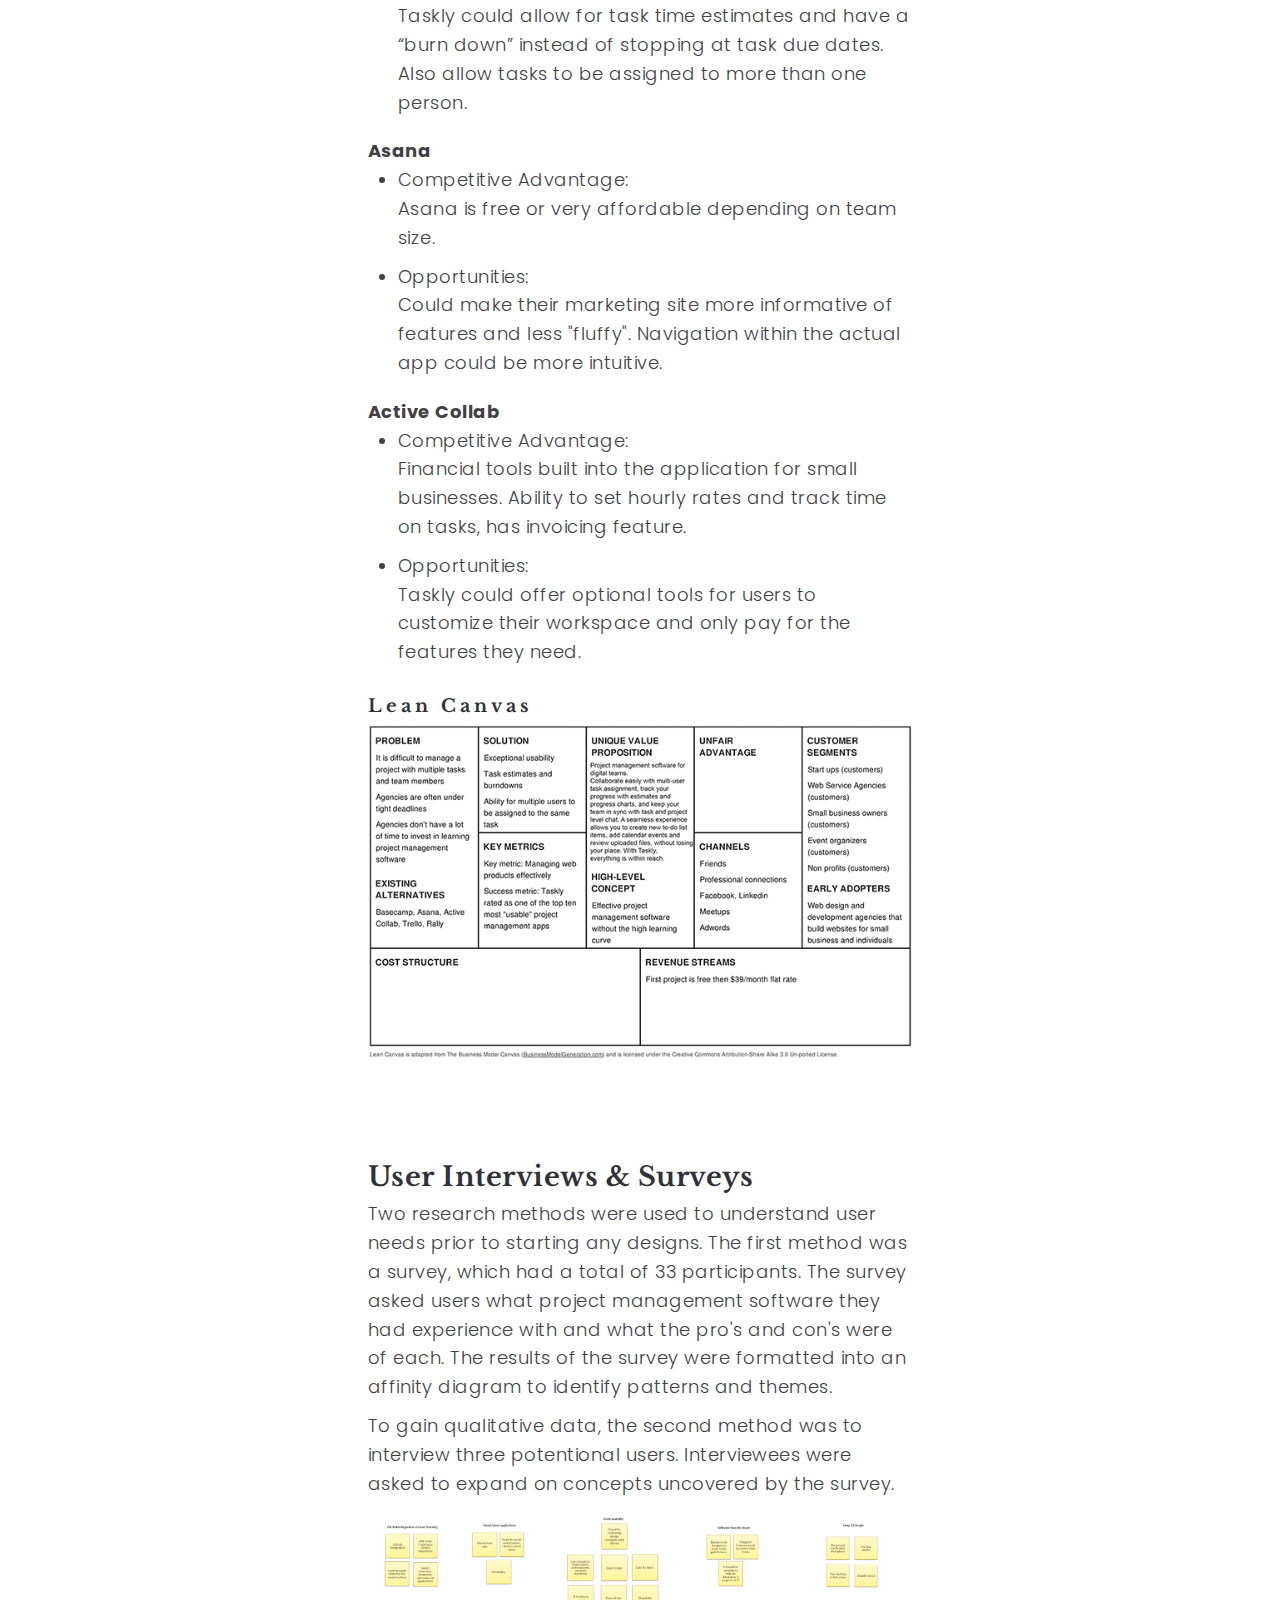
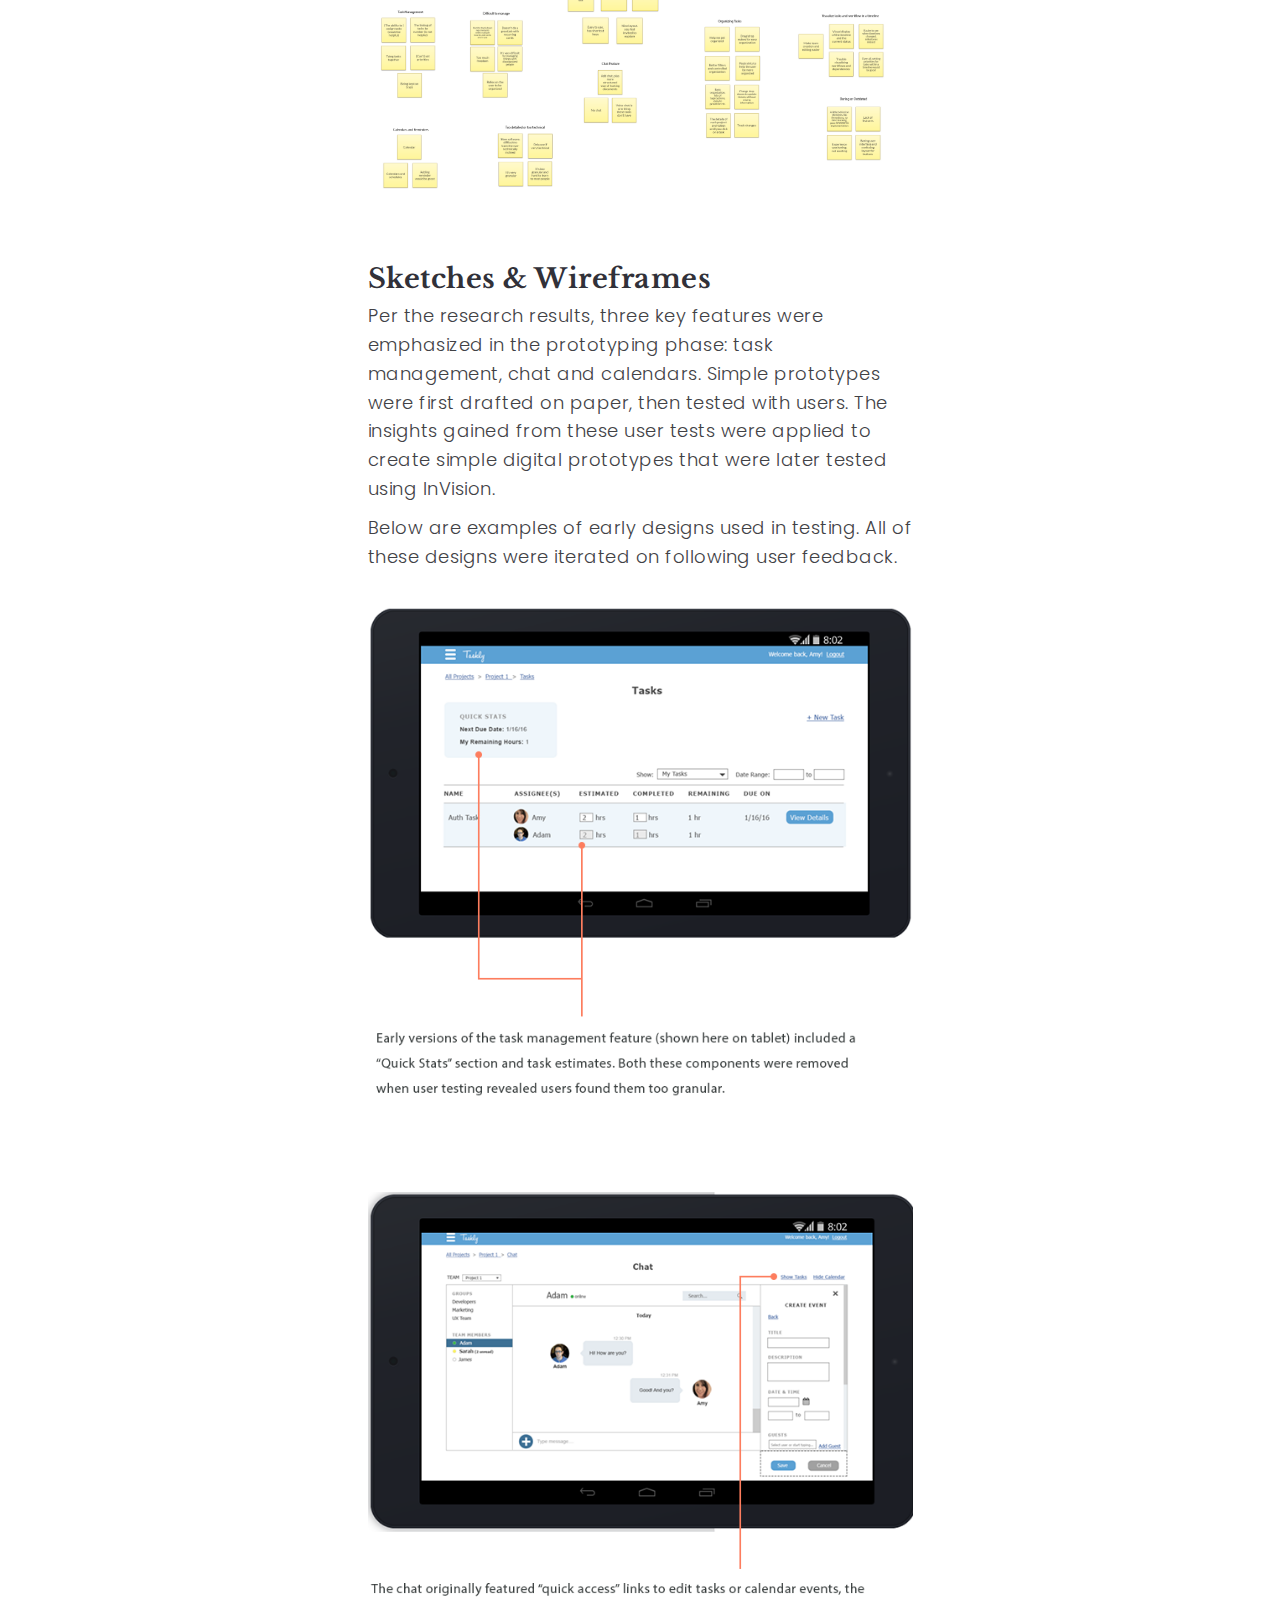
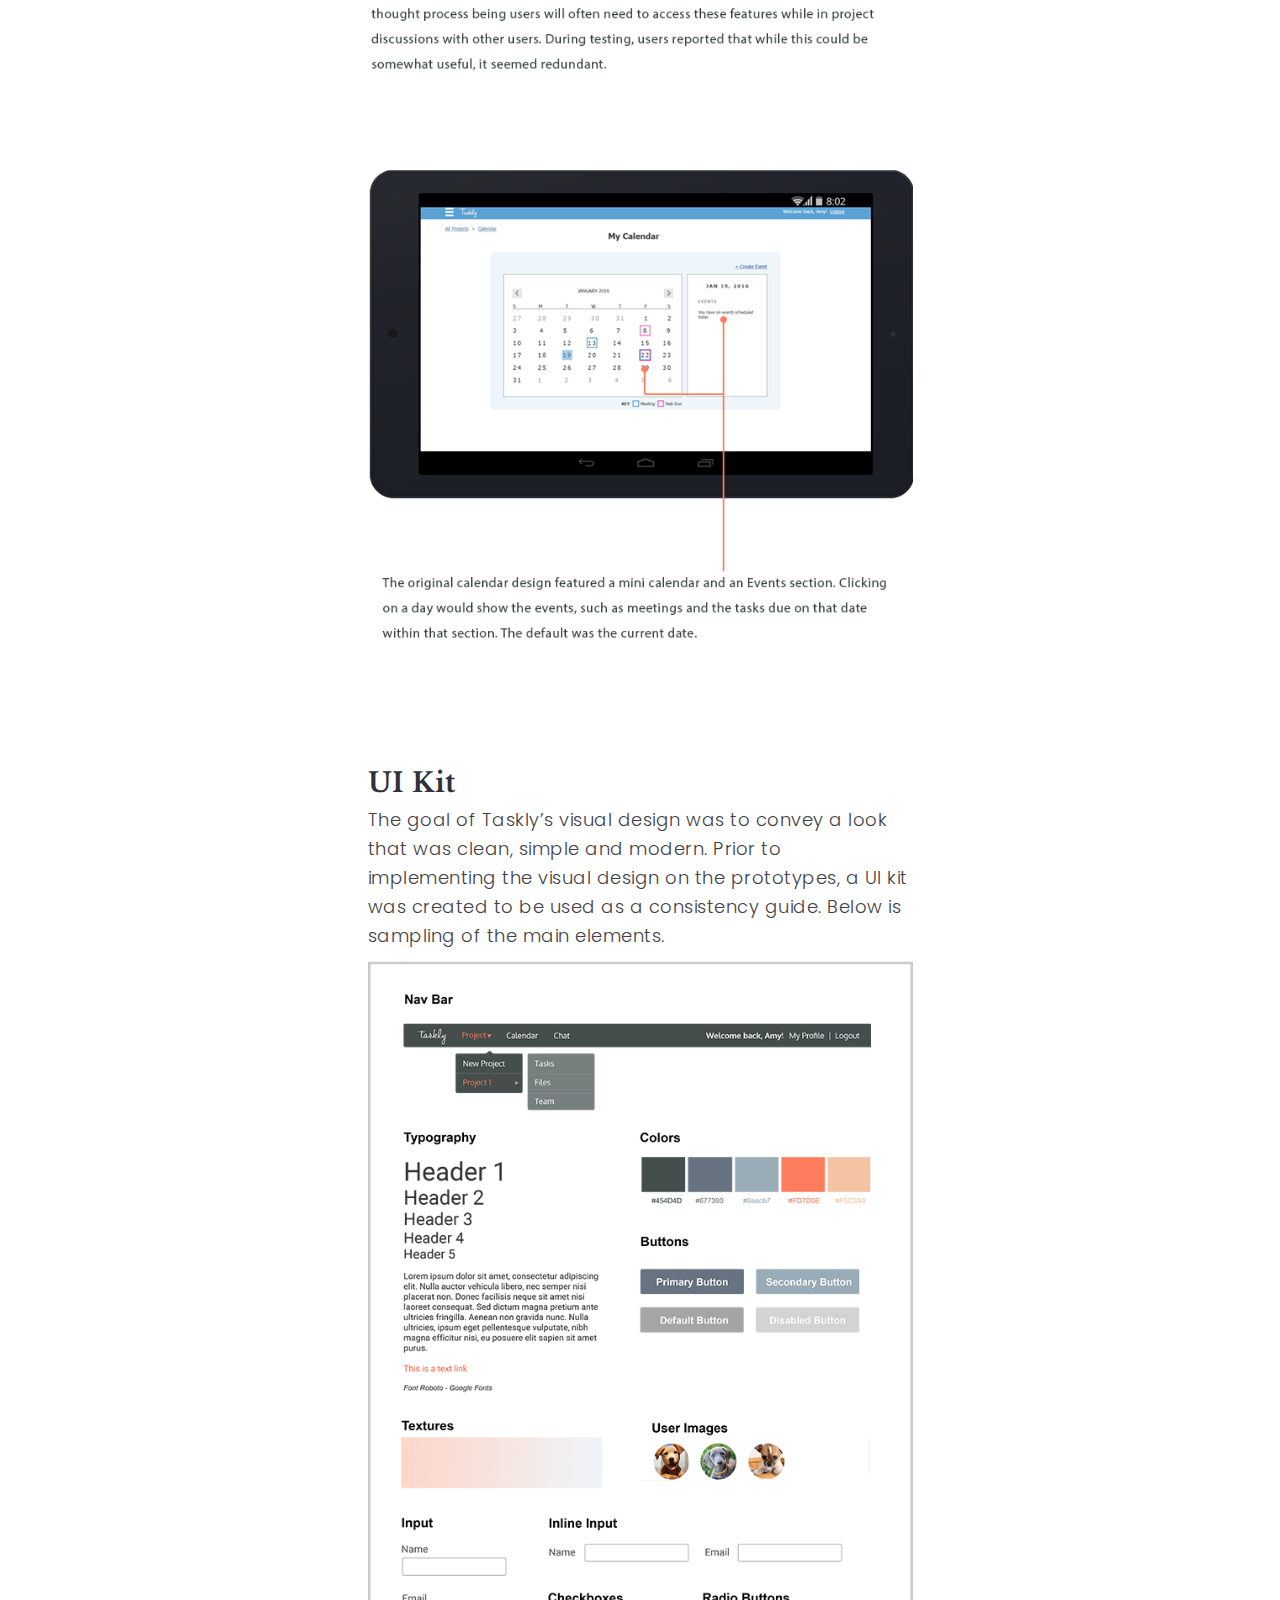
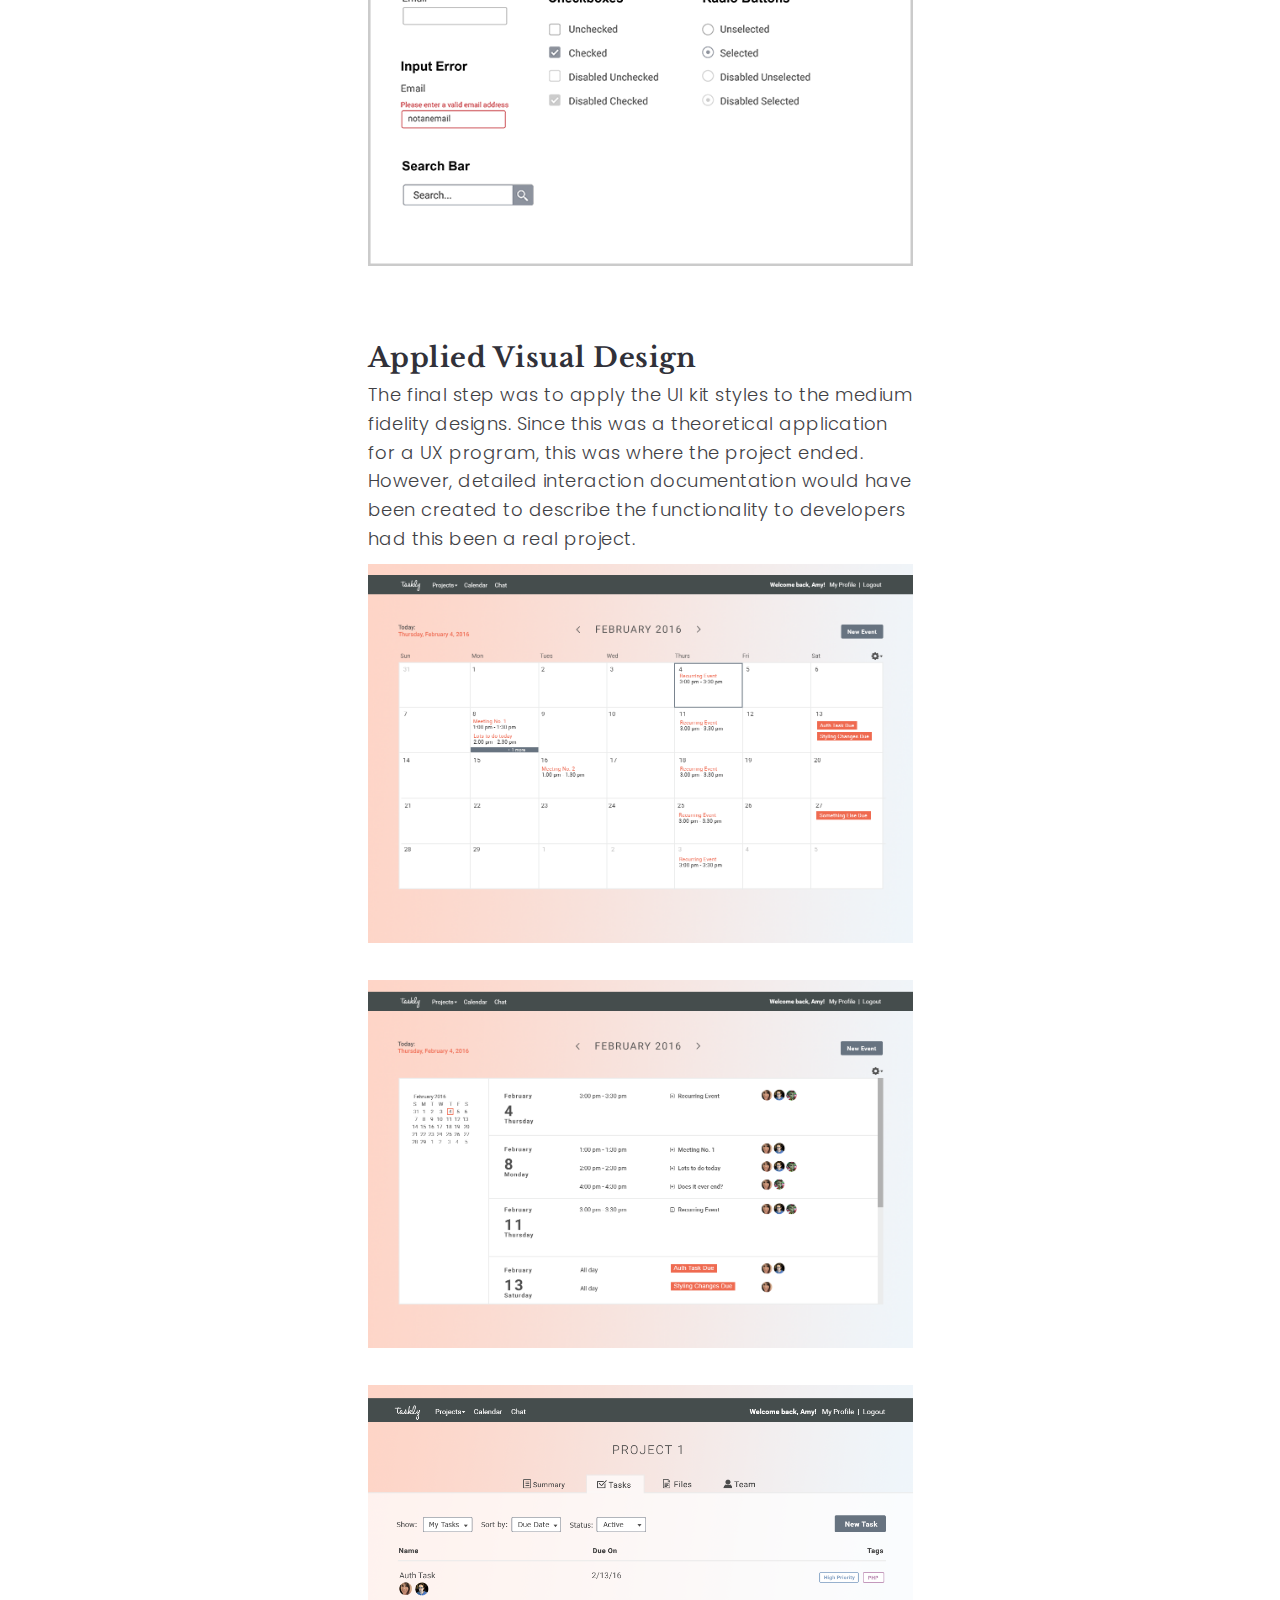
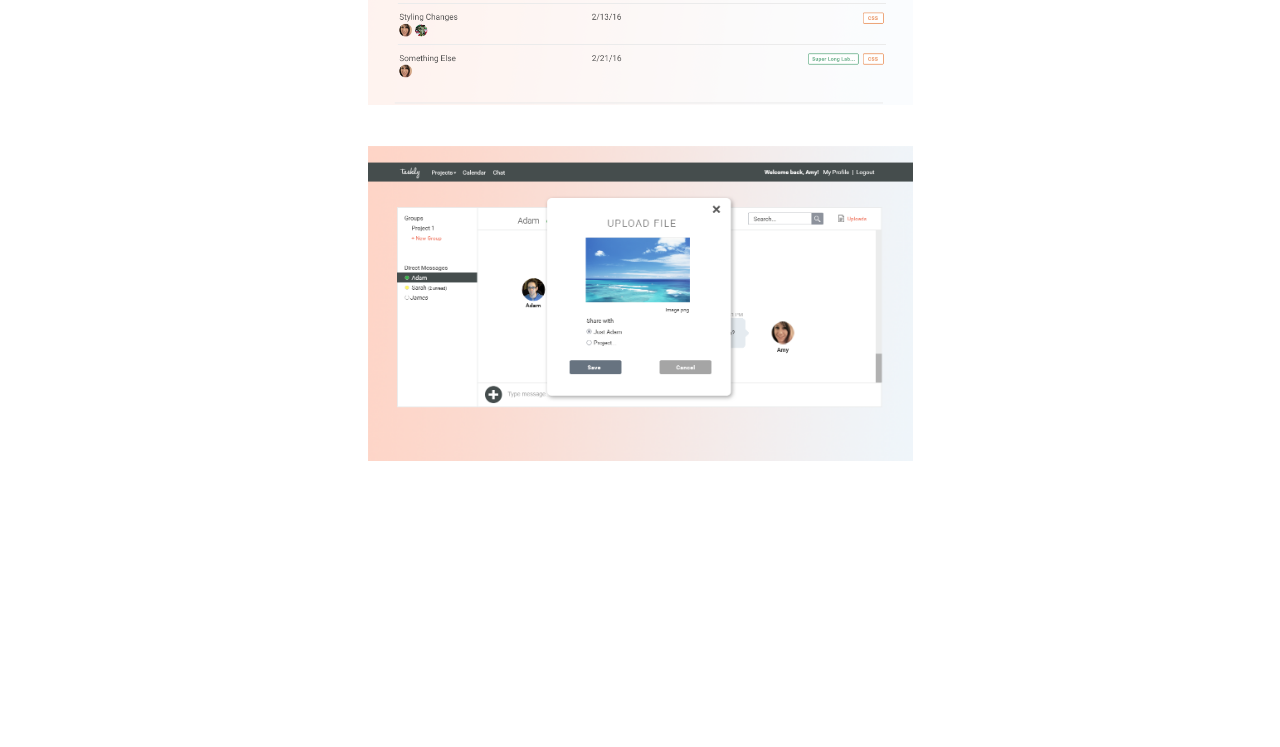
<file: site/task-management-application.html>
<!DOCTYPE html>
<html lang="en-US">
    <head>
        <title>Amy Langa | Digital Product Designer</title>

        <!--Meta-->
        <meta http-equiv="Content-Type" content="text/html; charset=UTF-8" />
        <meta property="og:title" content="Amy Langa | Digital Product Designer" />
        <meta property="og:description" content="Amy Langa. Digital Product Designer." />
        <meta property="og:url" content="http://amylanga.com" />
        <meta property="og:site_name" content="Amy Langa | Digital Product Designe" />
        <meta property="og:image" content="http://themes.uiueux.com/demo/air/entry/01-.jpg" />
        <meta name="viewport" content="width=device-width, initial-scale=1, maximum-scale=1">

        <!-- Favicon -->
        <link rel="shortcut icon" href="img/favicon.ico">
        <link rel="apple-touch-icon-precomposed" href="img/apple-touch-icon-114x114.png">

        <!-- Google Fonts -->
        <link rel='stylesheet' href='https://fonts.googleapis.com/css?family=Poppins%3A400%2C300%7CLibre+Baskerville%3Aregular%2Citalic%2C700' type='text/css' media='all' />

        <!-- Bootstrap CSS -->
        <link rel='stylesheet' href='css/bootstrap.css' type='text/css' media='screen' />

        <!-- Font Icon CSS -->
        <link rel='stylesheet' href='css/font-awesome.min.css' type='text/css' media='screen' />

        <!-- Owl Carousel Plugin CSS -->
        <link rel='stylesheet' href='css/owl.carousel.css' type='text/css' media='screen' />

        <!-- Lightbox Plugin CSS -->
        <link rel='stylesheet' href='css/photoswipe.css' type='text/css' media='screen' />

        <!-- Lightbox Plugin Skin CSS -->
        <link rel='stylesheet' href='css/skin/photoswipe/default/default-skin.css' type='text/css' media='screen' />

        <!-- Air. Theme Elements CSS -->
        <link rel='stylesheet' href='css/pagebuild.css' type='text/css' media='screen' />

        <!-- Air. Theme Main CSS -->
        <link rel='stylesheet' href='css/style.css' type='text/css' media='screen' />

        <link rel='stylesheet' href='css/custom.css' type='text/css' media='screen' />
        
        <!-- IE hack -->
        <!--[if lte IE 9]>
        <link rel='stylesheet' id='cssie9'  href='css/ie.css' type='text/css' media='screen' />
        <![endif]-->

        <!--[if lte IE 9]>
        <script type="text/javascript" src="js/ie.js"></script>
        <![endif]-->
        
        <!--[if lte IE 8]>
        <div style="width: 100%;" class="messagebox_orange">Your browser is obsolete and does not support this webpage. Please use newer version of your browser or visit <a href="http://www.ie6countdown.com/" target="_new">Internet Explorer 6 countdown page</a>  for more information. </div>
        <![endif]-->

    </head>
      
    <body class="single single-post single-format-audio default-dark-logo pswp-light-skin responsive-ux navi-show dark-logo header-sticky preload">

        <!--Page Loader-->
        <div class="page-loading fullscreen-wrap visible">
            <div class="page-loading-inn">
                <div class="page-loading-transform">
                    <div class="site-loading-logo"><img src="img/demo/loading.gif" alt="Air Theme" /></div>
                </div>
            </div>
        </div>

        <!--Audio Player-->
        <div id="jquery_jplayer" class="jp-jplayer"></div>

        <!--Main wrap-->
        <div id="wrap-outer">

            <!--Header-->
            <header id="header" class="">

                <div id="header-main">
                
                    <div class="container">

                        <span id="navi-trigger">
                            <span class="navi-trigger-text">
                                <span class="navi-trigger-text-menu navi-trigger-text-inn">MENU</span>
                                <span class="navi-trigger-text-close navi-trigger-text-inn">CLOSE</span>
                            </span>
                            <span class="navi-trigger-inn">
                                <span class="navi-trigger-hamberg-line navi-trigger-hamberg-line1"></span>
                                <span class="navi-trigger-hamberg-line navi-trigger-hamberg-line2"></span>
                                <span class="navi-trigger-hamberg-line navi-trigger-hamberg-line3"></span>
                            </span>
                        </span>

                        <div class="heade-meta">

                            <nav id="navi-header">

                                <div id="navi_wrap" class="menu-menu-1-container">

                                    <ul class="menu clearfix">
                                        <li class="external menu-item menu-item-type-post_type menu-item-object-page">
                                            <a href="./portfolio.html">Portfolio</a>
                                            <ul class="sub-menu">
                                                <li class="menu-item"><a href="./digital-merchandising-application.html">Digital Merchandising Application</a></li>
                                                <li class="menu-item"><a href="./color-picker.html">Color Picker</a></li>
                                                <li class="menu-item"><a href="./task-management-application.html">Task Management Application</a></li>
                                            </ul>
                                        </li>
                                        <li class="external menu-item menu-item-type-post_type menu-item-object-page"><a href="./about.html">About</a></li>
                                        <li class="external menu-item menu-item-type-post_type menu-item-object-page"><a href="./contact.html">Contact</a></li>
                                    </ul>

                                </div><!--End #navi_wrap-->

                            </nav>

                        </div>
  
                        <div class="navi-logo">

                            <div class="logo-wrap">
                                <div id="logo">
                                    <a class="logo-a" href="index.html" title="Air Theme">
                                        <h1 class="logo-h1 logo-show-txt">Amy Langa.</h1>
                                        <img class="logo-image logo-dark" src="img/demo/logo_dark.png" alt="Air Theme" />
                                        <span class="logo-light"><img class="logo-image" src="img/demo/logo_light.png" alt="Air Theme" /></span>
                                    </a>
                                </div>
                            </div><!--End logo wrap-->
                             
                        </div>
                    
                    </div>
                    
                </div><!--End header main-->
                
            </header>
            <div id="menu-panel">
                <div class="menu-panel-inn fullscreen-wrap">
                    <nav id="navi">
                        <div id="navi-wrap" class="menu-navi-wrap">
                            <ul class="menu clearfix">
                                <li class="menu-item current-menu-item current_page_item menu-item-has-children">
                                    <a>Portfolio</a>
                                    <ul class="sub-menu">
                                        <li class="menu-item"><a href="./digital-merchandising-application.html">Digital Merchandising Application</a></li>
                                        <li class="menu-item"><a href="./color-picker.html">Color Picker</a></li>
                                        <li class="menu-item"><a href="./task-management-application.html">Task Management Application</a></li>
                                    </ul>
                                </li>
                                <li class="external menu-item menu-item-type-post_type menu-item-object-page"><a href="./about.html">About</a></li>
                                <li class="external menu-item menu-item-type-post_type menu-item-object-page"><a href="./contact.html">Contact</a></li>
                            </ul>
                        </div>
                    </nav>
                </div>
            </div>

            
            <!-- Main Content Wrap -->
            <div id="wrap">

                <!-- Main Content : List, text content ... -->
                <div id="content">

                    <div class="content_wrap_outer container two-cols-layout">

                        <div class="sidebar-layout row">

                            <div id="content_wrap" class="col-md-offset-3 col-md-6 col-sm-9">

                                <article class="container post type-post format-standard">

                                    <div class="title-wrap">
                                        <div class="title-wrap-con">
                                            <p>UX Class Project</p>
                                            <h3 class="title-wrap-tit">Task Management Application</h3>
                                            <ul>
                                                <li>My Role: UX Designer</li>
                                                <li>Duration: 4 Months</li>
                                            </ul>
                                        </div>
                                    </div>
                                    <div class="container post type-post format-standard">
	                                    <div class="entry">
	                                    	<div class="reflections">
		                                    	<h5>Project Reflections</h5>
		                                    	<p>I created Taskly for a class project in early 2016. It was my first UX project after working for three years as a full stack developer.</p>
		                                    	<p>While my UX skills are stronger today, I wanted to include this project as a benchmark of my progress as a designer.</p>
		                                    	<p>Some things I would do differently if I did this project today:
		                                    		<ul>
		                                    			<li>I'd find a stronger differentiator for Taskly as a business model. At the time, I didn't have the experience to fully understand why this was so important. Now, identifying what makes Taskly different would be a top priority.</li>
		                                    			<li>I would do more sketching and experimenting with a bunch of different approaches, instead of iterating on one idea.</li>
		                                    			<li>I'd use Axure over Photoshop for my designs. The combination of Photoshop and Invision here probably quadrupled my work with little, if any, benefit</li>
		                                    			<li>I would code the style guide (UI Kit) and give more examples of repeatable components.</li>
		                                    			<li>If this were a real project, detailed interaction specs would be essential.</li>
		                                    		</ul>
		                                    	</p>
		                                    </div>

	                                    	</p>
	                                    </div>
	                                </div>

                                  	<div class="container post type-post format-standard">
	                                    <div class="entry">
	                                        <h2>Approach</h2>
	                                        <h5>Competitor Analysis</h5>
	                                        <p>One of the first steps was to evalute the current market. To do this, I analyzed three popular competitors:</p>
	                                        <strong>Basecamp 3</strong>
	                                        <ul>
	                                            <li>Competitive Advantage:<br/>
	                                                <p>Basecamp has calendars and chat rolled in, so the need for external applications to manage projects should be minimized. They also don't charge per user; pricing packages are based on business type.</p>
	                                            </li>
	                                            <li>Opportunities:<br/>
	                                                <p>Taskly could allow for task time estimates and have a “burn down” instead of stopping at task due dates. Also allow tasks to be assigned to more than one person.</p>
	                                            </li>
	                                        </ul>
	                                        <strong>Asana</strong>
	                                        <ul>
	                                            <li>Competitive Advantage:<br/>
	                                                <p>Asana is free or very affordable depending on team size.</p>
	                                            </li>
	                                            <li>Opportunities:<br/>
	                                                <p>Could make their marketing site more informative of features and less "fluffy".  Navigation within the actual app could be more intuitive.</p>
	                                            </li>
	                                        </ul>
	                                        <strong>Active Collab</strong>
	                                        <ul>
	                                            <li>Competitive Advantage:<br/>
	                                                <p>Financial tools built into the application for small businesses. Ability to set hourly rates and track time on tasks, has invoicing feature.</p>
	                                            </li>
	                                            <li>Opportunities:<br/>
	                                                <p>Taskly could offer optional tools for users to customize their workspace and only pay for the features they need.</p>
	                                            </li>
	                                        </ul>
	                                        
	                                        <h5>Lean Canvas</h5>
	                                        <div class=" blog-unit-gallery-wrap gallery-spacing-40 ">
	                                            <div class="single-gallery-wrap-inn" data-style="">
	                                                <div class="list-layout lightbox-photoswipe" data-gap="40">           
	                                                    <div class="list-layout-col list-layout-col1 clearfix">               
	                                                        <div class="list-layout-col1-item list-layout-item" style="">
	                                                            <div class="list-layout-inside">
	                                                                <div class="single-image mouse-over" data-lightbox="true">
	                                                                    <a title="" class="lightbox-item" href="./img/task-management-app/lean-canvas.png" data-size="655x413">
	                                                                        <span class="ux-lazyload-wrap" style=" padding-top: 56.3%;padding-bottom:15%;background-color: #FFF">
	                                                                            <img alt="Lean Canvas" src="./img/task-management-app/lean-canvas.png" data-src="./img/task-management-app/lean-canvas.png" width="655" height="413" class="list-layout-img gallery-images-img ux-lazyload-img lazy">
	                                                                        </span>
	                                                                    </a>
	                                                                </div>
	                                                            </div> 
	                                                        </div>
	                                                    </div>
	                                                </div>        
	                                            </div>
	                                        </div>
	                                    </div>
	                                </div>
                                <div class="container post type-post format-standard">
                                    <div class="entry">
                                        <h2>User Interviews &amp; Surveys</h2>
                                        <p>Two research methods were used to understand user needs prior to starting any designs. The first method was a survey, which had a total of 33 participants. The survey asked users what project management software they had experience with and what the pro's and con's were of each. The results of the survey were formatted into an affinity diagram to identify patterns and themes.</p>
                                        <p>To gain qualitative data, the second method was to interview three potentional users. Interviewees were asked to expand on concepts uncovered by the survey.</p>
	                                    <div class=" blog-unit-gallery-wrap gallery-spacing-40 ">
	                                        <div class="single-gallery-wrap-inn" data-style="">
	                                            <div class="list-layout lightbox-photoswipe" data-gap="40">           
	                                                <div class="list-layout-col list-layout-col1 clearfix">               
	                                                    <div class="list-layout-col1-item list-layout-item" style="">
	                                                        <div class="list-layout-inside">
	                                                            <div class="single-image mouse-over" data-lightbox="true">
	                                                                <a title="" class="lightbox-item" href="./img/task-management-app/affinity-diagram.png" data-size="2948x1565">
	                                                                    <span class="ux-lazyload-wrap" style=" padding-top: 56.3%;background-color: #FFF">
	                                                                        <img alt="Affinity Diagram" src="./img/task-management-app/affinity-diagram.png" data-src="./img/task-management-app/affinity-diagram.png" width="2948" height="1565" class="list-layout-img gallery-images-img ux-lazyload-img lazy">
	                                                                    </span>
	                                                                </a>
	                                                            </div>
	                                                        </div> 
	                                                    </div>
	                                                </div>
	                                            </div>        
	                                        </div>
	                                    </div>
	                                </div>
                                </div>
                                <div class="container post type-post format-standard">
                                    <div class="entry">
                                        <h2>Sketches &amp; Wireframes</h2>
                                        <p>Per the research results, three key features were emphasized in the prototyping phase: task management, chat and calendars. Simple prototypes were first drafted on paper, then tested with users. The insights gained from these user tests were applied to create simple digital prototypes that were later tested using InVision.</p>
                                        <p>Below are examples of early designs used in testing. All of these designs were iterated on following user feedback.</p>
	                                    <div class=" blog-unit-gallery-wrap gallery-spacing-40 ">
	                                        <div class="single-gallery-wrap-inn" data-style="">
	                                            <div class="list-layout lightbox-photoswipe" data-gap="40">           
	                                                <div class="list-layout-col list-layout-col1 clearfix">               
	                                                    <div class="list-layout-col1-item list-layout-item" style="">
	                                                        <div class="list-layout-inside">
	                                                            <div class="single-image mouse-over" data-lightbox="true">
	                                                                <a title="" class="lightbox-item" href="./img/task-management-app/wires-1.png" data-size="650x646">
	                                                                    <span class="ux-lazyload-wrap" style=" padding-bottom: 50%;padding-top: 56.3%;background-color: #FFF">
	                                                                        <img alt="Wires" src="./img/task-management-app/wires-1.png" data-src="./img/task-management-app/wires-1.png" width="650" height="646" class="list-layout-img gallery-images-img ux-lazyload-img lazy">
	                                                                    </span>
	                                                                </a>
	                                                            </div>
	                                                        </div> 
	                                                    </div>
	                                                </div>       
	                                                <div class="list-layout-col list-layout-col1 clearfix">               
	                                                    <div class="list-layout-col1-item list-layout-item" style="">
	                                                        <div class="list-layout-inside">
	                                                            <div class="single-image mouse-over" data-lightbox="true">
	                                                                <a title="" class="lightbox-item" href="./img/task-management-app/wires-2.png" data-size="650x646">
	                                                                    <span class="ux-lazyload-wrap" style=" padding-bottom: 50%;padding-top: 56.3%;background-color: #FFF">
	                                                                        <img alt="Wires" src="./img/task-management-app/wires-2.png" data-src="./img/task-management-app/wires-2.png" width="650" height="646" class="list-layout-img gallery-images-img ux-lazyload-img lazy">
	                                                                    </span>
	                                                                </a>
	                                                            </div>
	                                                        </div> 
	                                                    </div>
	                                                </div>       
	                                                <div class="list-layout-col list-layout-col1 clearfix">               
	                                                    <div class="list-layout-col1-item list-layout-item" style="">
	                                                        <div class="list-layout-inside">
	                                                            <div class="single-image mouse-over" data-lightbox="true">
	                                                                <a title="" class="lightbox-item" href="./img/task-management-app/wires-3.png" data-size="650x646">
	                                                                    <span class="ux-lazyload-wrap" style=" padding-bottom: 50%;padding-top: 56.3%;background-color: #FFF">
	                                                                        <img alt="Wires" src="./img/task-management-app/wires-3.png" data-src="./img/task-management-app/wires-3.png" width="650" height="646" class="list-layout-img gallery-images-img ux-lazyload-img lazy">
	                                                                    </span>
	                                                                </a>
	                                                            </div>
	                                                        </div> 
	                                                    </div>
	                                                </div>
	                                            </div>        
	                                        </div>
	                                    </div>
	                                </div>
                                </div>
                                <div class="container post type-post format-standard">
                                    <div class="entry">
                                        <h2>UI Kit</h2>
                                        <p>The goal of Taskly’s visual design was to convey a look that was clean, simple and modern. Prior to implementing the visual design on the prototypes, a UI kit was created to be used as a consistency guide. Below is  sampling of the main elements.</p>
                                        <div class=" blog-unit-gallery-wrap gallery-spacing-40 ">
                                            <div class="single-gallery-wrap-inn" data-style="">
                                                <div class="list-layout lightbox-photoswipe" data-gap="40">           
                                                    <div class="list-layout-col list-layout-col1 clearfix">               
                                                        <div class="list-layout-col1-item list-layout-item" style="">
                                                            <div class="list-layout-inside">
                                                                <div class="single-image mouse-over" data-lightbox="true">
                                                                    <a title="" class="lightbox-item" href="./img/task-management-app/ui-kit.png" data-size="648x1077">
                                                                        <span class="ux-lazyload-wrap" style=" padding-top: 56.3%;padding-bottom: 115%;background-color: #FFF">
                                                                            <img alt="UI Kit" src="./img/task-management-app/ui-kit.png" data-src="./img/task-management-app/ui-kit.png" width="648" height="1077" class="list-layout-img gallery-images-img ux-lazyload-img lazy">
                                                                        </span>
                                                                    </a>
                                                                </div>
                                                            </div> 
                                                        </div>
                                                    </div>
                                                </div>        
                                            </div>
                                        </div>
                                    </div>
                                </div>
                                <div class="container post type-post format-standard">
                                    <div class="entry">
                                        <h2>Applied Visual Design</h2>
                                        <p>The final step was to apply the UI kit styles to the medium fidelity designs. Since this was a theoretical application for a UX program, this was where the project ended. However, detailed interaction documentation would have been created to describe the functionality to developers had this been a real project.</p>
                                        <div class=" blog-unit-gallery-wrap gallery-spacing-40 ">
                                            <div class="single-gallery-wrap-inn" data-style="">
                                                <div class="list-layout lightbox-photoswipe" data-gap="40">
                                                	<div class="list-layout-col list-layout-col1 clearfix">               
                                                        <div class="list-layout-col1-item list-layout-item" style="">
                                                            <div class="list-layout-inside">
                                                                <div class="single-image mouse-over" data-lightbox="true">
                                                                    <a title="" class="lightbox-item" href="./img/task-management-app/visual-design-3.png" data-size="1296x901">
                                                                        <span class="ux-lazyload-wrap" style=" padding-top: 56.3%;padding-bottom:20%;background-color: #FFF">
                                                                            <img alt="Final Designs" src="./img/task-management-app/visual-design-3.png" data-src="./img/task-management-app/visual-design-3.png" width="1296" height="901" class="list-layout-img gallery-images-img ux-lazyload-img lazy">
                                                                        </span>
                                                                    </a>
                                                                </div>
                                                            </div> 
                                                        </div>
                                                    </div>       
                                                    <div class="list-layout-col list-layout-col1 clearfix">               
                                                        <div class="list-layout-col1-item list-layout-item" style="">
                                                            <div class="list-layout-inside">
                                                                <div class="single-image mouse-over" data-lightbox="true">
                                                                    <a title="" class="lightbox-item" href="./img/task-management-app/visual-design-4.png" data-size="1296x877">
                                                                        <span class="ux-lazyload-wrap" style=" padding-top: 56.3%;padding-bottom:18%;background-color: #FFF">
                                                                            <img alt="Final Designs" src="./img/task-management-app/visual-design-4.png" data-src="./img/task-management-app/visual-design-4.png" width="1296" height="877" class="list-layout-img gallery-images-img ux-lazyload-img lazy">
                                                                        </span>
                                                                    </a>
                                                                </div>
                                                            </div> 
                                                        </div>
                                                    </div>         
                                                    <div class="list-layout-col list-layout-col1 clearfix">               
                                                        <div class="list-layout-col1-item list-layout-item" style="">
                                                            <div class="list-layout-inside">
                                                                <div class="single-image mouse-over" data-lightbox="true">
                                                                    <a title="" class="lightbox-item" href="./img/task-management-app/visual-design-1.png" data-size="1024x626">
                                                                        <span class="ux-lazyload-wrap" style=" padding-top: 56.3%;padding-bottom:10%;background-color: #FFF">
                                                                            <img alt="Final Designs" src="./img/task-management-app/visual-design-1.png" data-src="./img/task-management-app/visual-design-1.png" width="1024" height="626" class="list-layout-img gallery-images-img ux-lazyload-img lazy">
                                                                        </span>
                                                                    </a>
                                                                </div>
                                                            </div> 
                                                        </div>
                                                    </div>         
                                                    <div class="list-layout-col list-layout-col1 clearfix">               
                                                        <div class="list-layout-col1-item list-layout-item" style="">
                                                            <div class="list-layout-inside">
                                                                <div class="single-image mouse-over" data-lightbox="true">
                                                                    <a title="" class="lightbox-item" href="./img/task-management-app/visual-design-2.png" data-size="1314x761">
                                                                        <span class="ux-lazyload-wrap" style=" padding-top: 56.3%;padding-bottom:10%;background-color: #FFF">
                                                                            <img alt="Final Designs" src="./img/task-management-app/visual-design-2.png" data-src="./img/task-management-app/visual-design-2.png" width="1314" height="761" class="list-layout-img gallery-images-img ux-lazyload-img lazy">
                                                                        </span>
                                                                    </a>
                                                                </div>
                                                            </div> 
                                                        </div>
                                                    </div>        
                                                </div>        
                                            </div>
                                        </div>
                                    </div>
                                </div>    

                                </article>

                            </div><!-- End #content_wrap-->

                        </div><!--End sidebar-layout-->
            
                        

                    </div><!-- End content_wrap_outer-->

                </div><!--End #content-->

                <footer id="footer" class="footer-cols-layout">

                    <div class="footer-info">
                        <div class="footer-container">
                            <div class="span6">
                                <div id="logo-footer">
                                    <img class="logo-footer-img" src="img/demo/logo_dark.png" alt="Air Theme" />
                                </div>
                            </div>

                            <div class="span6">
                                <div class="footer-social">
                                    <ul class="socialmeida clearfix">                       
                                        <li class="socialmeida-li">
                                            <a title="LinkedIn" href="https://www.linkedin.com/in/amy-langa-3b8887105" target="_blank" class="socialmeida-a">
                                                <span class=""></span> <span class="socialmeida-text">LinkedIn</span>
                                            </a>
                                        </li>                                        
                                        <li class="socialmeida-li">
                                            <a title="email" href="mailto:hello@amylanga.com" class="socialmeida-a email-link">
                                                <span class=""></span> <span class="socialmeida-text">hello@amylanga.com</span>
                                            </a>
                                        </li>
                                    </ul>
                                </div>
                        </div>
                    </div>

                    <div class="container-fluid back-top-wrap"><div id="back-top"></div></div>

                </footer>

            </div><!--End #wrap -->  
           
           <div class="video-overlay modal"><span class="video-close"></span></div><!--end video-overlay-->
      
        </div><!--End wrap-outer-->

        <div class="pswp" tabindex="-1" role="dialog" aria-hidden="true">

            <div class="pswp__bg"></div>

            <div class="pswp__scroll-wrap">

                <div class="pswp__container">
                    <div class="pswp__item"></div>
                    <div class="pswp__item"></div>
                    <div class="pswp__item"></div>
                </div>

                <div class="pswp__ui pswp__ui--hidden">

                    <div class="pswp__top-bar">

                        <div class="pswp__counter"></div>

                        <button class="pswp__button pswp__button--close" title="Close (Esc)"></button>

                        <!-- <button class="pswp__button pswp__button--share" title="Share"></button> -->

                        <button class="pswp__button pswp__button--fs" title="Toggle fullscreen"></button>

                        <button class="pswp__button pswp__button--zoom" title="Zoom in/out"></button>

                        <div class="pswp__preloader">
                            <div class="pswp__preloader__icn">
                              <div class="pswp__preloader__cut">
                                <div class="pswp__preloader__donut"></div>
                              </div>
                            </div>
                        </div>
                    </div>

                    <div class="pswp__share-modal pswp__share-modal--hidden pswp__single-tap">
                        <div class="pswp__share-tooltip"></div> 
                    </div>

                    <button class="pswp__button pswp__button--arrow--left" title="Previous (arrow left)">
                    </button>

                    <button class="pswp__button pswp__button--arrow--right" title="Next (arrow right)">
                    </button>

                    <div class="pswp__caption">
                        <div class="pswp__caption__center"></div>
                    </div>

                </div>

            </div>

        </div>

        <!-- jQuery Library -->
        <script type='text/javascript' src='js/library/jquery.min.js'></script>
        <!-- Main Js Plugin -->
        <script type='text/javascript' src='js/main.min.js'></script>
        <!-- Air. Theme main js -->
        <script type='text/javascript' src='js/custom.theme.js'></script>

        <script>
            (function(i,s,o,g,r,a,m){i['GoogleAnalyticsObject']=r;i[r]=i[r]||function(){
            (i[r].q=i[r].q||[]).push(arguments)},i[r].l=1*new Date();a=s.createElement(o),
            m=s.getElementsByTagName(o)[0];a.async=1;a.src=g;m.parentNode.insertBefore(a,m)
            })(window,document,'script','https://www.google-analytics.com/analytics.js','ga');

            ga('create', 'UA-102007989-1', 'auto');
            ga('send', 'pageview');
        </script>

    </body>
</html>
</file>
<file: site/css/photoswipe.css>
/*! PhotoSwipe main CSS by Dmitry Semenov | photoswipe.com | MIT license */
/*
	Styles for basic PhotoSwipe functionality (sliding area, open/close transitions)
*/
/* pswp = photoswipe */
.pswp {
  display: none;
  position: absolute;
  width: 100%;
  height: 100%;
  left: 0;
  top: 0;
  overflow: hidden;
  -ms-touch-action: none;
  touch-action: none;
  z-index: 1500;
  -webkit-text-size-adjust: 100%;
  /* create separate layer, to avoid paint on window.onscroll in webkit/blink */
  -webkit-backface-visibility: hidden;
  outline: none; }
  .pswp * {
    -webkit-box-sizing: border-box;
            box-sizing: border-box; }
  .pswp img {
    max-width: none; }

/* style is added when JS option showHideOpacity is set to true */
.pswp--animate_opacity {
  /* 0.001, because opacity:0 doesn't trigger Paint action, which causes lag at start of transition */
  opacity: 0.001;
  will-change: opacity;
  /* for open/close transition */
  -webkit-transition: opacity 333ms cubic-bezier(0.4, 0, 0.22, 1);
          transition: opacity 333ms cubic-bezier(0.4, 0, 0.22, 1); }

.pswp--open {
  display: block; }

.pswp--zoom-allowed .pswp__img {
  /* autoprefixer: off */
  cursor: -webkit-zoom-in;
  cursor: -moz-zoom-in;
  cursor: zoom-in; }

.pswp--zoomed-in .pswp__img {
  /* autoprefixer: off */
  cursor: -webkit-grab;
  cursor: -moz-grab;
  cursor: grab; }

.pswp--dragging .pswp__img {
  /* autoprefixer: off */
  cursor: -webkit-grabbing;
  cursor: -moz-grabbing;
  cursor: grabbing; }

/*
	Background is added as a separate element.
	As animating opacity is much faster than animating rgba() background-color.
*/
.pswp__bg {
  position: absolute;
  left: 0;
  top: 0;
  width: 100%;
  height: 100%;
  background: #000;
  opacity: 0;
  transform: translateZ(0);
  -webkit-backface-visibility: hidden;
  will-change: opacity; }
.pswp-light-skin .pswp__bg {
  background: #fff; }
.pswp__scroll-wrap {
  position: absolute;
  left: 0;
  top: 0;
  width: 100%;
  height: 100%;
  overflow: hidden; }

.pswp__container,
.pswp__zoom-wrap {
  -ms-touch-action: none;
  touch-action: none;
  position: absolute;
  left: 0;
  right: 0;
  top: 0;
  bottom: 0; }

/* Prevent selection and tap highlights */
.pswp__container,
.pswp__img {
  -webkit-user-select: none;
  -moz-user-select: none;
  -ms-user-select: none;
      user-select: none;
  -webkit-tap-highlight-color: transparent;
  -webkit-touch-callout: none; }

.pswp__zoom-wrap {
  position: absolute;
  width: 100%;
  -webkit-transform-origin: left top;
  -ms-transform-origin: left top;
  transform-origin: left top;
  /* for open/close transition */
  -webkit-transition: -webkit-transform 333ms cubic-bezier(0.4, 0, 0.22, 1);
          transition: transform 333ms cubic-bezier(0.4, 0, 0.22, 1); }

.pswp__bg {
  will-change: opacity;
  /* for open/close transition */
  -webkit-transition: opacity 333ms cubic-bezier(0.4, 0, 0.22, 1);
          transition: opacity 333ms cubic-bezier(0.4, 0, 0.22, 1); }

.pswp--animated-in .pswp__bg,
.pswp--animated-in .pswp__zoom-wrap {
  -webkit-transition: none;
  transition: none; }

.pswp__container,
.pswp__zoom-wrap {
  -webkit-backface-visibility: hidden; }

.pswp__item {
  position: absolute;
  left: 0;
  right: 0;
  top: 0;
  bottom: 0;
  overflow: hidden; }

.pswp__img {
  position: absolute;
  width: auto;
  height: auto;
  top: 0;
  left: 0; }

/*
	stretched thumbnail or div placeholder element (see below)
	style is added to avoid flickering in webkit/blink when layers overlap
*/
.pswp__img--placeholder {
  -webkit-backface-visibility: hidden; }

/*
	div element that matches size of large image
	large image loads on top of it
*/
.pswp__img--placeholder--blank {
  background: #222; }

.pswp--ie .pswp__img {
  width: 100% !important;
  height: auto !important;
  left: 0;
  top: 0; }

/*
	Error message appears when image is not loaded
	(JS option errorMsg controls markup)
*/
.pswp__error-msg {
  position: absolute;
  left: 0;
  top: 50%;
  width: 100%;
  text-align: center;
  font-size: 14px;
  line-height: 16px;
  margin-top: -8px;
  color: #CCC; }

.pswp__error-msg a {
  color: #CCC;
  text-decoration: underline; }
</file>
<file: site/css/skin/photoswipe/default/default-skin.css>
/*! PhotoSwipe Default UI CSS by Dmitry Semenov | photoswipe.com | MIT license */
/*

	Contents:

	1. Buttons
	2. Share modal and links
	3. Index indicator ("1 of X" counter)
	4. Caption
	5. Loading indicator
	6. Additional styles (root element, top bar, idle state, hidden state, etc.)

*/
/*
	
	1. Buttons

 */
/* <button> css reset */
.pswp__button {
  width: 44px;
  height: 44px;
  position: relative;
  background: none;
  cursor: pointer;
  overflow: visible;
  -webkit-appearance: none;
  display: block;
  border: 0;
  padding: 0;
  margin: 0;
  float: right;
  opacity: 0.25;
  -webkit-transition: opacity 0.2s;
          transition: opacity 0.2s;
  -webkit-box-shadow: none;
          box-shadow: none; }
  .pswp__button:focus,
  .pswp__button:hover {
    opacity: 1; }
  .pswp__button:active {
    outline: none;
    opacity: 0.9; }
  .pswp__button::-moz-focus-inner {
    padding: 0;
    border: 0; }

/* pswp__ui--over-close class it added when mouse is over element that should close gallery */
.pswp__ui--over-close .pswp__button--close {
  opacity: 1; }

.pswp__button,
.pswp__button--arrow--left:before,
.pswp__button--arrow--right:before {
  background: url(default-skin.png) 0 0 no-repeat;
  background-size: 264px 88px;
  width: 44px;
  height: 44px; }
.pswp-light-skin .pswp__button {
  background: url(light-skin.png) 0 0 no-repeat; }
.pswp-light-skin .pswp__button--arrow--left,
.pswp-light-skin .pswp__button--arrow--right {
    background: none;
  }
.pswp-light-skin .pswp__button--arrow--left:before,
.pswp-light-skin .pswp__button--arrow--right:before {
  background-image: url(light-skin.png); 
  background-repeat: no-repeat; }

@media (-webkit-min-device-pixel-ratio: 1.1), (-webkit-min-device-pixel-ratio: 1.09375), (min-resolution: 105dpi), (min-resolution: 1.1dppx) {
  /* Serve SVG sprite if browser supports SVG and resolution is more than 105dpi */
  .pswp--svg .pswp__button,
  .pswp--svg .pswp__button--arrow--left:before,
  .pswp--svg .pswp__button--arrow--right:before {
    background-image: url(default-skin.svg); }
  .pswp--svg .pswp__button--arrow--left,
  .pswp--svg .pswp__button--arrow--right {
    background: none; } 
  .pswp-light-skin .pswp--svg .pswp__button,
  .pswp-light-skin .pswp--svg .pswp__button--arrow--left:before,
  .pswp-light-skin .pswp--svg .pswp__button--arrow--right:before {
    background-image: url(light-skin.svg); }
  .pswp-light-skin .pswp--svg .pswp__button--arrow--left,
  .pswp-light-skin .pswp--svg .pswp__button--arrow--right {
    background: none; } }

.pswp__button--close,
.pswp-light-skin .pswp__button--close {
  background-position: 0 -44px; }

.pswp__button--share,
.pswp-light-skin .pswp__button--share {
  background-position: -44px -44px; }

.pswp__button--fs {
  display: none; }

.pswp--supports-fs .pswp__button--fs {
  display: block; }

.pswp--fs .pswp__button--fs,
.pswp-light-skin .pswp--fs .pswp__button--fs {
  background-position: -44px 0; }

.pswp__button--zoom,
.pswp-light-skin .pswp__button--zoom {
  display: none;
  background-position: -88px 0; }

.pswp--zoom-allowed .pswp__button--zoom {
  display: block; }

.pswp--zoomed-in .pswp__button--zoom,
.pswp__button--zoom .pswp--zoomed-in .pswp__button--zoom {
  background-position: -132px 0; }

/* no arrows on touch screens */
.pswp--touch .pswp__button--arrow--left,
.pswp--touch .pswp__button--arrow--right {
  visibility: hidden; }

/*
	Arrow buttons hit area
	(icon is added to :before pseudo-element)
*/
.pswp__button--arrow--left,
.pswp__button--arrow--right {
  background: none;
  top: 50%;
  margin-top: -50px;
  width: 70px;
  height: 100px;
  position: absolute; }

.pswp__button--arrow--left {
  left: 0; }

.pswp__button--arrow--right {
  right: 0; }

.pswp__button--arrow--left:before,
.pswp__button--arrow--right:before {
  content: '';
  top: 35px;
  background-color: rgba(0, 0, 0, 0.3);
  height: 30px;
  width: 32px;
  position: absolute; }

.pswp-light-skin .pswp__button--arrow--left:before,
.pswp-light-skin .pswp__button--arrow--right:before {
  background-color: rgba(255, 255, 255, 0.3); }

.pswp__button--arrow--left:before,
.pswp-light-skin .pswp__button--arrow--left:before {
  left: 6px;
  background-position: -138px -44px; }

.pswp__button--arrow--right:before,
.pswp-light-skin .pswp__button--arrow--right:before {
  right: 6px;
  background-position: -94px -44px; }

/*

	2. Share modal/popup and links

 */
.pswp__counter,
.pswp__share-modal {
  -webkit-user-select: none;
  -moz-user-select: none;
  -ms-user-select: none;
      user-select: none; }

.pswp__share-modal {
  display: block;
  background: rgba(0, 0, 0, 0.5);
  width: 100%;
  height: 100%;
  top: 0;
  left: 0;
  padding: 10px;
  position: absolute;
  z-index: 1600;
  opacity: 0;
  -webkit-transition: opacity 0.25s ease-out;
          transition: opacity 0.25s ease-out;
  -webkit-backface-visibility: hidden;
  will-change: opacity; }

.pswp__share-modal--hidden {
  display: none; }

.pswp__share-tooltip {
  z-index: 1620;
  position: absolute;
  background: #FFF;
  top: 56px;
  border-radius: 2px;
  display: block;
  width: auto;
  right: 44px;
  -webkit-box-shadow: 0 2px 5px rgba(0, 0, 0, 0.25);
          box-shadow: 0 2px 5px rgba(0, 0, 0, 0.25);
  -webkit-transform: translateY(6px);
      -ms-transform: translateY(6px);
          transform: translateY(6px);
  -webkit-transition: -webkit-transform 0.25s;
          transition: transform 0.25s;
  -webkit-backface-visibility: hidden;
  will-change: transform; }
  .pswp__share-tooltip a {
    display: block;
    padding: 8px 12px;
    color: #000;
    text-decoration: none;
    font-size: 14px;
    line-height: 18px; }
    .pswp__share-tooltip a:hover {
      text-decoration: none;
      color: #000; }
    .pswp__share-tooltip a:first-child {
      /* round corners on the first/last list item */
      border-radius: 2px 2px 0 0; }
    .pswp__share-tooltip a:last-child {
      border-radius: 0 0 2px 2px; }

.pswp__share-modal--fade-in {
  opacity: 1; }
  .pswp__share-modal--fade-in .pswp__share-tooltip {
    -webkit-transform: translateY(0);
        -ms-transform: translateY(0);
            transform: translateY(0); }

/* increase size of share links on touch devices */
.pswp--touch .pswp__share-tooltip a {
  padding: 16px 12px; }

a.pswp__share--facebook:before {
  content: '';
  display: block;
  width: 0;
  height: 0;
  position: absolute;
  top: -12px;
  right: 15px;
  border: 6px solid transparent;
  border-bottom-color: #FFF;
  -webkit-pointer-events: none;
  -moz-pointer-events: none;
  pointer-events: none; }

a.pswp__share--facebook:hover {
  background: #3E5C9A;
  color: #FFF; }
  a.pswp__share--facebook:hover:before {
    border-bottom-color: #3E5C9A; }

a.pswp__share--twitter:hover {
  background: #55ACEE;
  color: #FFF; }

a.pswp__share--pinterest:hover {
  background: #CCC;
  color: #CE272D; }

a.pswp__share--download:hover {
  background: #DDD; }

/*

	3. Index indicator ("1 of X" counter)

 */
.pswp__counter {
  position: absolute;
  left: 0;
  top: 0;
  height: 44px;
  font-size: 13px;
  line-height: 44px;
  color: #ccc;
  opacity: 0.75;
  padding: 0 10px; }

/*
	
	4. Caption

 */
.pswp__caption {
  position: absolute;
  left: 0;
  bottom: 0;
  width: 100%;
  min-height: 44px; }
  .pswp__caption small {
    font-size: 11px;
    color: #BBB; }

.pswp__caption__center {
  text-align: center;
  max-width: 100%;
  margin: 0 auto;
  font-size: 13px;
  padding: 10px;
  line-height: 20px;
  color: #CCC; }
.pswp__caption__center a {
  color: #ccc;
}
.pswp__caption--empty {
  display: none; }

/* Fake caption element, used to calculate height of next/prev image */
.pswp__caption--fake {
  visibility: hidden; }

/*

	5. Loading indicator (preloader)

	You can play with it here - http://codepen.io/dimsemenov/pen/yyBWoR

 */
.pswp__preloader {
  width: 44px;
  height: 44px;
  position: absolute;
  top: 0;
  left: 50%;
  margin-left: -22px;
  opacity: 0;
  -webkit-transition: opacity 0.25s ease-out;
          transition: opacity 0.25s ease-out;
  will-change: opacity;
  direction: ltr; }

.pswp__preloader__icn {
  width: 20px;
  height: 20px;
  margin: 12px; }

.pswp__preloader--active {
  opacity: 1; }
  .pswp__preloader--active .pswp__preloader__icn {
    /* We use .gif in browsers that don't support CSS animation */
    background: url(preloader.gif) 0 0 no-repeat; }

.pswp--css_animation .pswp__preloader--active {
  opacity: 1; }
  .pswp--css_animation .pswp__preloader--active .pswp__preloader__icn {
    -webkit-animation: clockwise 500ms linear infinite;
            animation: clockwise 500ms linear infinite; }
  .pswp--css_animation .pswp__preloader--active .pswp__preloader__donut {
    -webkit-animation: donut-rotate 1000ms cubic-bezier(0.4, 0, 0.22, 1) infinite;
            animation: donut-rotate 1000ms cubic-bezier(0.4, 0, 0.22, 1) infinite; }

.pswp--css_animation .pswp__preloader__icn {
  background: none;
  opacity: 0.75;
  width: 14px;
  height: 14px;
  position: absolute;
  left: 15px;
  top: 15px;
  margin: 0; }

.pswp--css_animation .pswp__preloader__cut {
  /* 
			The idea of animating inner circle is based on Polymer ("material") loading indicator 
			 by Keanu Lee https://blog.keanulee.com/2014/10/20/the-tale-of-three-spinners.html
		*/
  position: relative;
  width: 7px;
  height: 14px;
  overflow: hidden; }

.pswp--css_animation .pswp__preloader__donut {
  -webkit-box-sizing: border-box;
          box-sizing: border-box;
  width: 14px;
  height: 14px;
  border: 2px solid #FFF;
  border-radius: 50%;
  border-left-color: transparent;
  border-bottom-color: transparent;
  position: absolute;
  top: 0;
  left: 0;
  background: none;
  margin: 0; }

@media screen and (max-width: 1024px) {
  .pswp__preloader {
    position: relative;
    left: auto;
    top: auto;
    margin: 0;
    float: right; } }

@-webkit-keyframes clockwise {
  0% {
    -webkit-transform: rotate(0deg);
            transform: rotate(0deg); }
  100% {
    -webkit-transform: rotate(360deg);
            transform: rotate(360deg); } }

@keyframes clockwise {
  0% {
    -webkit-transform: rotate(0deg);
            transform: rotate(0deg); }
  100% {
    -webkit-transform: rotate(360deg);
            transform: rotate(360deg); } }

@-webkit-keyframes donut-rotate {
  0% {
    -webkit-transform: rotate(0);
            transform: rotate(0); }
  50% {
    -webkit-transform: rotate(-140deg);
            transform: rotate(-140deg); }
  100% {
    -webkit-transform: rotate(0);
            transform: rotate(0); } }

@keyframes donut-rotate {
  0% {
    -webkit-transform: rotate(0);
            transform: rotate(0); }
  50% {
    -webkit-transform: rotate(-140deg);
            transform: rotate(-140deg); }
  100% {
    -webkit-transform: rotate(0);
            transform: rotate(0); } }

/*
	
	6. Additional styles

 */
/* root element of UI */
.pswp__ui {
  -webkit-font-smoothing: auto;
  visibility: visible;
  opacity: 1;
  z-index: 1550; }

/* top black bar with buttons and "1 of X" indicator */
.pswp__top-bar {
  position: absolute;
  left: 0;
  top: 0;
  height: 44px;
  width: 100%; }

.pswp__caption,
.pswp__top-bar,
.pswp--has_mouse .pswp__button--arrow--left,
.pswp--has_mouse .pswp__button--arrow--right {
  -webkit-backface-visibility: hidden;
  will-change: opacity;
  -webkit-transition: opacity 333ms cubic-bezier(0.4, 0, 0.22, 1);
          transition: opacity 333ms cubic-bezier(0.4, 0, 0.22, 1); }

/* pswp--has_mouse class is added only when two subsequent mousemove events occur */
.pswp--has_mouse .pswp__button--arrow--left,
.pswp--has_mouse .pswp__button--arrow--right {
  visibility: visible; }

.pswp__top-bar,
.pswp__caption {
  background-color: rgba(0, 0, 0, 0.5); }

.pswp-light-skin .pswp__top-bar, 
.pswp-light-skin .pswp__caption {
    background-color: rgba(255, 255, 255, 0.5); }

/* pswp__ui--fit class is added when main image "fits" between top bar and bottom bar (caption) */
.pswp__ui--fit .pswp__top-bar,
.pswp__ui--fit .pswp__caption {
  background-color: rgba(0, 0, 0, 0.3); }

.pswp-light-skin .pswp__ui--fit .pswp__top-bar,
.pswp-light-skin .pswp__ui--fit .pswp__caption {
  background-color: rgba(255, 255, 255, 0.3); }

/* pswp__ui--idle class is added when mouse isn't moving for several seconds (JS option timeToIdle) */
.pswp__ui--idle .pswp__top-bar {
  opacity: 0; }

.pswp__ui--idle .pswp__button--arrow--left,
.pswp__ui--idle .pswp__button--arrow--right {
  opacity: 0; }

/*
	pswp__ui--hidden class is added when controls are hidden
	e.g. when user taps to toggle visibility of controls
*/
.pswp__ui--hidden .pswp__top-bar,
.pswp__ui--hidden .pswp__caption,
.pswp__ui--hidden .pswp__button--arrow--left,
.pswp__ui--hidden .pswp__button--arrow--right {
  /* Force paint & create composition layer for controls. */
  opacity: 0.001; }

/* pswp__ui--one-slide class is added when there is just one item in gallery */
.pswp__ui--one-slide .pswp__button--arrow--left,
.pswp__ui--one-slide .pswp__button--arrow--right,
.pswp__ui--one-slide .pswp__counter {
  display: none; }

.pswp__element--disabled {
  display: none !important; }

.pswp--minimal--dark .pswp__top-bar {
  background: none; }
</file>
<file: site/css/style.css>
/*
Theme Name: Air Theme
Theme URI: https://themeforest.net/user/bwsm/portfolio
Author:  Bwsm (uiueux)
Author URI: http://www.uiueux.com
version: 1.1;
 
-------------------------------------------
  CSS MAP
-------------------------------------------

  0. General & Reset for bootstrp 
    0.1 Reset, set default style, css3 general...
    0.2 page loading

  1. Header 
    1.1 General 
    1.2 Logo
    1.3 WPML, Social icons
    1.4 Menu  
    1.5 Responsive Layout

  2. Footer
    2.1 general

  3. Main / List
    3.1 ganeral space 
    3.2 owl carousel
    3.3 Main list
    3.4 archive
    3.5 sidebar 
    3.6 Widgets
    3.7 Masonry Blog

  4. Post / content template
    4.0 Title wrap
    4.1 post types
    4.2 Gallery post Template
    4.3 Post meta
    4.4 Comment / contact form 
  
  5. Shortcodes, PageBuilder & Plugins override
    5.1 Button
    5.2 PageBuilder
    5.3 Social Networks Share button
    5.4 Slider Dot/Arrow 
    5.5 Others

  6. Default Color and Font Style

  7. Other Elements
  
  8. Responsive (media query)
  
--------------------------------
*/



/*----------------------------------------------- 

           General & Reset for bootstrp  

-------------------------------------------------*/

/* 0.1 Reset, set default style... */
*,input[type="search"],input.search_top_form_text[type="text"],input[type="text"].textboxsearch { 
  box-sizing:border-box;-webkit-box-sizing:border-box;-moz-box-sizing: border-box; 
} 
html { 
  font-size:62.5%;
  -webkit-font-smoothing: antialiased; -webkit-text-size-adjust: 100%;
  -moz-osx-font-smoothing: grayscale;
  text-rendering: optimizeLegibility;
}
body { 
  position: relative; margin: 0; overflow-x: hidden; line-height: 1.5; 
} 
a, a:hover, a:focus, select:focus,textarea:focus, input[type="text"]:focus,input[type=email]:focus,input[type="search"]:focus,input[type="password"]:focus,input[type="submit"]:focus,button:focus { 
  text-decoration:none; outline:none; 
} 
ol, ul { 
  list-style: none;outline:none; 
}
ul{ 
  margin-left:0;
}
li{ 
  list-style:none
}
img {
  max-width: 100%; height: auto;
}
/* Grid */
.container-fluid { 
  position:relative; width: 100%; padding-left: 60px; padding-right: 60px;
}
.container, .col-xs-1, .col-sm-1, .col-md-1, .col-lg-1, .col-xs-2, .col-sm-2, .col-md-2, .col-lg-2, .col-xs-3, .col-sm-3, .col-md-3, .col-lg-3, .col-xs-4, .col-sm-4, .col-md-4, .col-lg-4, .col-xs-5, .col-sm-5, .col-md-5, .col-lg-5, .col-xs-6, .col-sm-6, .col-md-6, .col-lg-6, .col-xs-7, .col-sm-7, .col-md-7, .col-lg-7, .col-xs-8, .col-sm-8, .col-md-8, .col-lg-8, .col-xs-9, .col-sm-9, .col-md-9, .col-lg-9, .col-xs-10, .col-sm-10, .col-md-10, .col-lg-10, .col-xs-11, .col-sm-11, .col-md-11, .col-lg-11, .col-xs-12, .col-sm-12, .col-md-12, .col-lg-12 {
  padding-left: 20px; padding-right: 20px;
}
.row {
  margin-left: -20px; margin-right: -20px;
}
.middle-ux {
position:relative; top:50%; 
-webkit-transform: translate(0,-50%);
-moz-transform: translate(0,-50%);
-ms-transform: translate(0,-50%);
transform: translate(0,-50%);
}
.center-ux,
.title-ux.line_both_sides.center,
.title-ux.line_under_over.center {
  position:relative; left:50%; 
-webkit-transform: translate(-50%,0);
-moz-transform: translate(-50%,0);
-ms-transform: translate(-50%,0);
transform: translate(-50%,0);
}
.centered-ux{
position:relative; left:50%; top: 50%; 
-webkit-transform: translate(-50%,-50%);
-moz-transform: translate(-50%,-50%);
-ms-transform: translate(-50%,-50%);
transform: translate(-50%,-50%);
}

/*  Form Style */

textarea, input[type="text"], input[type="password"], input[type="datetime"], input[type="datetime-local"], input[type="date"], input[type="month"], 
input[type="time"], input[type="week"], input[type="number"], input[type="email"], input[type="url"], input[type="search"], input[type="tel"], 
input[type="color"], .uneditable-input,input[type="submit"],button, .ux-btn { 
  width:100%; border-radius:0; border: none; border: 1px solid currentColor; margin-bottom:20px; padding: 10px;
  height: 40px; width: 100%; letter-spacing: 0px; 
  box-shadow:none; -webkit-appearance: none; background:none; color: #313139;
}
input,select,textarea{-moz-border-radius: 0px; -webkit-border-radius:0px; border-radius:0px; }
input[type="text"],input[type="search"],input[type="password"],textarea { -webkit-appearance: none; }
legend,iframe{ border:none; }
p,form,ul,ol,h1, h2, h3, h4, h5, h6,input[type="radio"], input[type="checkbox"]{ margin:0; padding:0;}
select, textarea, input[type="text"], input[type="password"], input[type="datetime"], input[type="datetime-local"], input[type="date"], 
input[type="month"], input[type="time"], input[type="week"], input[type="number"], input[type="email"], input[type="url"], input[type="search"], 
input[type="tel"], input[type="color"], .uneditable-input { margin:0; }
select { -webkit-appearance: none; -moz-appearance: none; appearance: none; text-indent: 1px; text-overflow: ''; width: 100%; height: 40px; line-height: 40px; font-size: 16px; font-size: 1.6rem; padding: 0; background: none; background-image: url(img/select-dark.png); background-position: 100% 50%; background-repeat: no-repeat; background-size: 6px 12px; color:#333; border: none; border-bottom: 2px solid currentColor; }

input[type="email"]:focus {
  box-shadow: none; color: inherit;
}
textarea { 
  height:75px; line-height: 1.5;
}
button, input[type="submit"],.ux-btn {
  width: auto; height: 40px; line-height: 38px; margin-top: 10px; padding: 0 15px; border: 1px solid currentColor;
}
.ux-btn:hover,input[type="submit"]:hover,button:hover {
  background-color: currentColor;
}

/* theme's wrap */
.no-scroll {
  overflow: hidden;
}
#wrap-outer { 
  position: relative; left: 0; z-index: 100; width: 100%;
}
#wrap { 
  position: relative; top: 0; max-width: 100%; width: 100%;  min-height: calc(100vh - 140px);
}
.fullwidth-ux #wrap { 
  max-width:100%; 
}
.clear { 
  clear:both; 
}
.container-inn {
  width: 800px; margin-left: auto; margin-right: auto;
}
.disable-hover {
  pointer-events: none;
}
.container .container {
  padding-left: 0; padding-right: 0; width: auto;
}
.container .container.page-template-intro-left-list-right {
  width: 100%;
}

/* General css3*/
.fullscreen-wrap {
  height: 500px; height: 100vh;
}
.ux-background-img {
  background-position: 50% 50%; background-repeat: no-repeat; -webkit-background-size:cover; background-size:cover;
}
.touchevents body[class*="Safari"] .ux-background-img {
  background-attachment: scroll;
}
.preload * {
-webkit-transition: none;
-moz-transition: none;
-ms-transition: none;
transition: none;
}
.no-touchevents body.header-sticky:not(.ux-bordered) #header,
#navi-trigger,
.logo-h1,
.ux-mobile #wrap-outer,
#wrap,
#header:before,
.ux-mobile #header,
body:not(.ux-mobile) .logo-wrap,
body:not(.ux-mobile) #header-main > .container-fluid, 
body:not(.ux-mobile) #header-main > .container, 
body:not(.ux-mobile) #logo,
body:not(.ux-mobile) .logo-a,
.post-meta-social-li .share,
#menu-panel,
li.menu-item-has-children>a:before,
.tagcloud a,
#sidebar .social_active i, 
.pagenums a, 
.post-carousel-pagination a,
.tp-bullets.simplebullets.round .bullet,
.flex-slider-wrap .flex-control-paging li a,
.top-search-icon,
.carousel-indicators li, 
.tw-style-a,
.blog-unit-meta a,
.share .icon,
.sidebar_widget a,
textarea,.blog-unit-link-li-a,
.shortcode-img-caption,
.mainlist-meta .social-bar:hover .post_social,
.no-touchevents .owl-prev,.no-touchevents .owl-next,
.navi-title-img,.navi-title-tag,
#woocomerce-cart-side .fa,
.filters .filters-a:after,
#ux-slider-down:before,#ux-slider-down:after,
.grid-item-con:after, 
.filter-sticky .filters,
.post-navi-go-back-a,
.filter-num,
.video-overlay,
.blog-unit-video-play,
.container-masonry .grid-item-inside, 
.woocommerce .button
{
-webkit-transition: all .5s;
-moz-transition: all .5s;
transition: all .5s; 
}  

.collage-caption,
.hover-scale,
#back-top,#back-top.backtop-shown,#back-top:before, #back-top:after,
.owl-prev:before,.owl-next:before,
.owl-prev:after,.owl-next:after,
.navi-trigger-inn:after,.navi-trigger-inn:before, 
.search_top_form:after,
.img-zoom-in .lazy-loaded,
.gallery-link-a:after,
#navi li.menu-item > a:before,
.socialmeida-text:after,
.footer-menu a:before,
#navi_wrap a:before,
.pagenums .tw-style-a:after,
.nav-tabs > li > a:after,
.navi-trigger-text,
.navi-trigger-hamberg-line 
{
-webkit-transition: -webkit-transform .5s;
-moz-transition: -moz-transform .5s;
transition: transform .5s;
}
.head-meta-icon, #sidebar .post_social a,
button, input[type="submit"],
.blog-unit-link-li,
.ux-bag {
-webkit-transition: background-color .5s;
-moz-transition: background-color .5s;
transition: background-color .5s; 
}
.logo-invert,
.with-video-cover .title-wrap-con,
.carousel-des-wrap-inn,
.team-item-con-back, 
.owl-nav,
.fullwrap-block .twitter-mod:before,
.product-caption,
.single-fullwidth-slider-carousel-img,
.top-slider .owl-dot {
-webkit-transition: opacity 0.5s;
-moz-transition: opacity 0.5s;
transition: opacity 0.5s;
}
.carousel-des-wrap-tit-a,
.portfolio-standatd-tags a[rel="tag"],
.portfolio-standatd-tit-a,  
#navi a,
#navi-wrap-mobile a,
.search-top-btn-class,
.blog-item-main h2 a,.blog_meta a,
.arvhive-tit a,
.article-cate-a,.gallery-info-property-item>a,.article-tag-label a[rel="tag"],.author-tit-a, .comment-author-a,.comment-meta .reply,.comment-form .logged a {
-webkit-transition: color 0.5s;
-moz-transition: color 0.5s;
transition: color 0.5s; 
}
#navi ul li ul.sub-menu, 
#navi ul li ul.sub-menu li,
.search_top_form {
-webkit-transition: opacity 250ms ease-in-out;
-moz-transition: opacity 250ms ease-in-out;
transition: opacity 250ms ease-in-out; 
}
.fullwrap-block { display: block;}
.fullwrap-block .owl-stage-outer {width: 100%;}


/*  0.2 page loading */
.page-loading,.page-loading.visible {
  -webkit-transition: all .4s;
  -moz-transition: all .4s;
  transition: all .4s;
}
.page-loading {
  position: fixed; z-index: 9999; left: 0; top: 0; right: 0px; bottom: 0px; 
  opacity: 0; visibility: hidden;
  
}
.page-loading.visible {  
  opacity: 1; visibility: visible; 
} 
.page-loading.visible ~ #wrap-outer #header, 
.page-loading.visible ~ #wrap-outer #content,
.page-loading.visible ~ #wrap-outer #footer {
  opacity: 0;  
  -webkit-transition: all .5s;
  -moz-transition: all .5s;
  transition: all .5s;
}
.page-loading.visible ~ #wrap-outer #header {
  -webkit-transform: translateY(-140px);
  -moz-transform: translateY(-140px);
  -ms-transform: translateY(-140px);
  transform: translateY(-140px);
}
.page-loading-inn { 
  position: relative; width: 100%; height: 100%;
}
.page-loading-transform,
.ux-loading-transform {
  position: absolute; top: 50%; left:0; line-height: 36px; text-align: center; width: 100%;
  -webkit-transform: translateY(-50%);
  -moz-transform: translateY(-50%); 
  -ms-transform: translateY(-50%);
  transform: translateY(-50%);
} 
.page-loading ~ #wrap-outer #content,
.page-loading ~ #wrap-outer #footer {
  opacity: 1;  
  -webkit-transition: all .5s;
  -moz-transition: all .5s;
  transition: all .5s;
}
.page-loading ~ #wrap-outer #content {
  -webkit-transition: all .5s .5s;
  -moz-transition: all .5s .5s;
  transition: all .5s .5s; 
}
.page-loading ~ #wrap-outer #header {
  -webkit-transform: translateY(0);
  -moz-transform: translateY(0);
  -ms-transform: translateY(0);
  transform: translateY(0);
}
.page-loading .loading-transform {
 margin-top: 0;
}
.page-loading .site-loading-logo img {
  max-height: 120px; max-width: 240px; width: auto; height: auto;
}
.search-loading {
  position: relative;
}
.search-loading:after,
.search-loading:before {
  content: '.'; position: absolute; left: -5px;
  -webkit-animation:SearchLoadingBrething 1s infinite ease-in-out;
  -moz-animation:SearchLoadingBrething 1s infinite ease-in-out; 
  animation:SearchLoadingBrething 1s infinite ease-in-out;
}
.search-loading:before{
  left: 5px; animation-delay: .2s;
}
@-webkit-keyframes SearchLoadingBrething {
  0%{ opacity: .1; }
  50%{ opacity: 1; }
  100%{ opacity: .2; }
}
@-moz-keyframes SearchLoadingBrething {
  0%{ opacity: .1; }
  50%{ opacity: 1; }
  100%{ opacity: .2; }
}
@keyframes SearchLoadingBrething {
  0%{ opacity: .1; }
  50%{ opacity: 1; }
  100%{ opacity: .2; }
}

/* Image Lazy */
.ux-lazyload-wrap {
  position: relative; display: block; background-color: #f0f0f0;
}
.ux-lazyload-img {
  position: absolute; left: 0; top: 0; max-width: 100%; width: 100%; height: auto;
}
.ux-lazyload-bgimg {
  position: absolute; left: -1px; right: -1px; bottom: -1px; top: -1px; 
}
.lazy-hidden {
  opacity: 0;
}
.animated,
.lazy-loaded {
  -webkit-animation-duration: 1s;
  animation-duration: 1s;
  -webkit-animation-fill-mode: forwards;
  animation-fill-mode: forwards;
}
@-webkit-keyframes fadeIn {
  0% {
    opacity: 0; 
  }
  100% {
    opacity: 1; 
  }
}

@keyframes fadeIn {
  0% {
    opacity: 0; 
  }
  100% {
    opacity: 1; 
  }
}
.lazy-loaded {
  -webkit-animation-name: fadeIn;
  animation-name: fadeIn;
}
/*.container-masonry .lazy-loaded {
  -webkit-animation-name: fadeYIn;
  animation-name: fadeYIn;
}
@-webkit-keyframes fadeYIn {
  0% {
    opacity: 0; -webkit-transform: translateY(150px); 
  }
  100% {
    opacity: 1; -webkit-transform: translateY(0); 
  }
}

@keyframes fadeYIn {
  0% {
    opacity: 0; transform: translateY(150px); 
  }
  100% {
    opacity: 1; transform: translateY(0); 
  }
}*/

/*----------------------------------------------- 

              1. Header 

-------------------------------------------------*/

/*  1.1 General  */
#header {
  position: absolute; z-index: 9990; width: 100%; left: 0; top: 0; right: 0;
}
.page_from_top #header {
  background: none;
 }
.logo-light,
.light-logo .logo-dark,
.default-light-logo .logo-dark,
.no-touchevents .light-logo.header-scrolled .logo-light {
  display: none;
}
.light-logo .logo-light,
.default-light-logo .logo-light,
.no-touchevents .light-logo.header-scrolled .logo-dark {
  display: block;

}

/* Default Height 140 */
.logo-wrap,
#header-main > .container-fluid,
#header-main > .container,
#header,
#logo,
.logo-a {
  height: 140px; line-height: 140px; 
} 
#wrap {
  padding-top: 140px;
}
.page_from_top #wrap {
   padding-top: 0;
}

/*  Scrolled */
.no-touchevents body.header-sticky.header-scrolling #header { 
  -webkit-transform: translateY(-80px);
  -moz-transform: translateY(-80px);
  transform: translateY(-80px); 
}
.no-touchevents body.header-sticky.header-scrolled #header {
  position: fixed; z-index: 9999; 
  -webkit-transform: translateY(0);
  -moz-transform: translateY(0);
  transform: translateY(0); 
} 
.no-touchevents body.header-sticky.header-scrolled.admin-bar #header {
  top: 32px;
}
.no-touchevents body.header-scrolled .logo-wrap,
.no-touchevents body.header-scrolled #header-main > .container-fluid,
.no-touchevents body.header-scrolled #header-main > .container,
.no-touchevents body.header-scrolled #header,
.no-touchevents body.header-scrolled #logo,
.no-touchevents body.header-scrolled .logo-a,
.no-touchevents body.header-scrolling .logo-wrap,
.no-touchevents body.header-scrolling #header-main > .container-fluid,
.no-touchevents body.header-scrolling #header-main > .container,
.no-touchevents body.header-scrolling #header,
.no-touchevents body.header-scrolling #logo,
.no-touchevents body.header-scrolling .logo-a {
  height: 80px; line-height: 80px;
}
.no-touchevents body.header-scrolled .logo-image,
.no-touchevents body.header-scrolling .logo-image {
  max-height:80px;
} 

/* Start from page top*/
body.start-from-top.page #wrap-outer {
  padding-top: 0;
}


/*  1.2 Logo  */

.navi-logo {
  float: left;
}
#logo { 
  display: inline-block; z-index: 10; font-size: 0; 
}
.logo-not-show-txt {
  display: none;
}
.logo-a {
  position: relative; white-space: nowrap; display: inline-block; overflow: hidden; 
}
.logo-a > * {
  vertical-align: middle;
} 
.logo-image { 
  height:auto; width: auto; max-width: 240px; max-height: 120px; vertical-align: middle;
} 
.logo-invert {
  opacity: 0; position: absolute; left: 0; right: 0; top: 0; bottom: 0; 
} 


/*  1.3 WPML */
.wpml-translation li {
  display: inline-block; height: 80px; line-height: 80px; margin-right: 10px;
}
.wpml-translation li {
  line-height: 20px; height: auto;
}
.wpml-translation img,.languages-name {
  display: none;
}
.languages-shortname {
 text-transform: uppercase;
}
.wpml-container {
  position: absolute; bottom: 0; width: 100%;
}
.wpml-tip {
  padding: 0 10px;
} 
#header .wpml-translation {
  float: right; margin: 0 0 0 30px;
}
body.ux-mobile #header .wpml-translation {
  display: none;
}
#header .current-language .languages-shortname {
  font-weight: bold;
}

/* Search */
.search-top-btn-class .fa {
  cursor: pointer;
}
.search_top_form {
  display: inline-block; opacity: 0; position: relative; line-height: 40px;
}
.search_top_form_shown.search_top_form {
  opacity: 1;
}
.search_top_form:after {
  position: absolute; content: ''; left: 10px; bottom: 0; height: 1px; width: 100%; background-color: currentColor;
  -webkit-transform-origin: 0 0; 
  transform-origin: 0 0; 
  -webkit-transform: scaleX(0);
  transform: scaleX(0);
}
.search_top_form_shown.search_top_form:after {
  -webkit-transform: scaleX(1);
  transform: scaleX(1);
}
.search-top-btn-class .fa-search {
  line-height: 40px; vertical-align: middle;
}
input[type="search"].search_top_form_text {
  border: none; padding-left: 10px; pointer-events:none;
}
.search_top_form_shown input[type="search"].search_top_form_text {
  pointer-events:auto;
}

/* Social icons */
.socialmeida-a {
  display: inline-block; position: relative; line-height: 40px; height: 40px; text-align: center; 
}
.socialmeida-li img {
  max-width: 40px; 
}
.socialmeida {
  text-align: right; 
} 
.socialmeida-li {
  display: inline-block; margin-left: 10px;
}
.header-bar-social .socialmeida-li {
  margin-left: 0;
}
.socialmeida-a {
  text-align: left;
} 
.socialmeida-a .fa {
  width: 40px; height: 40px; line-height: 39px; text-align: center; font-size: 24px; 
}
.footer-info .socialmeida-li {
  display: inline-block; margin: 0 6px;
}
.footer-info .span6:first-child .socialmeida-li {
  margin-right: 10px; margin-left: 0;
}
.footer-info .span6:first-child .socialmeida-li:last-child {
  margin-right: 0;
}
.footer-info .span6:last-child .socialmeida-li {
  margin-left: 10px; margin-right: 0;
}
.footer-info .socialmeida-a {
  width: auto; height: auto; line-height: 1.5;
}

/* 1.4 Menu */ 

/* 1.4.1 Menu hide */

#menu-panel {
  position: absolute; z-index: 0; top: 0; right: 0; left: 0; 
  -webkit-transform: translateY(-100vh);
  -moz-transform: translateY(-100vh); 
  -ms-transform: translateY(-100vh); 
  transform: translateY(-100vh);
} 
.menu-panel-inn {
  width: 100%; padding: 140px 50px 120px; overflow: auto; position: relative; display: table;
  -webkit-overflow-scrolling: touch;
}
.show_mobile_menu #menu-panel {
  -webkit-transform: translateY(0);
  -moz-transform: translateY(0); 
  -ms-transform: translateY(0); 
  transform: translateY(0); 
  will-change: transform;
}
.show_mobile_menu .menu-panel-inn {
  display: table;
}
.show_mobile_menu #menu-panel {
  z-index: 999;
} 
.show_mobile_menu #wrap { 
  -webkit-transform: translateY(100vh);
  -moz-transform: translateY(100vh); 
  -ms-transform: translateY(100vh); 
  transform: translateY(100vh); 
  will-change: transform;
} 
#menu-panel-bottom {
  position: absolute; bottom: 0; left: 0; right: 0; height: 120px; padding: 0 20px; opacity: 0;
  -webkit-transition: opacity .1s 0s;
  -moz-transition: opacity .1s 0s;
  -ms-transition: opacity .1s 0s;
  transition: opacity .1s 0s;
}
.show_mobile_menu #menu-panel-bottom {
  opacity: 1;
  -webkit-transition: opacity .3s 1s;
  -moz-transition: opacity .3s 1s;
  -ms-transition: opacity .3s 1s;
  transition: opacity .3s 1s;
}
#navi {
  display: table-cell; vertical-align: middle; text-align: center; 
}
#navi-wrap {
  display: inline-block; text-align: left;
}
.sub-menu {
  display: none;
}
#menu-panel-bottom .search-top-btn-class,
#menu-panel-bottom .socialmeida {
  line-height: 120px;
}
.submenu-icon {
  display: none;
}
.menu-item-has-children>a {
  position: relative;
}
.menu-item-has-children>a:after {
  content: ''; display: inline-block; width: 4px; height: 4px; border-radius: 100%; margin-left: 4px; background-color: currentColor;
}
.menu-item-back-a.archive-arrow {
  float: none;
}
.menu-item-back-a {
  -webkit-transform: rotate(180deg);
  -moz-transform: rotate(180deg);
  -ms-transform: rotate(180deg);
  transform: rotate(180deg);
}

#navi-trigger {
  display: none; position: relative; top:50%; float: right; margin-top: -8px; z-index: 10; cursor: pointer; height: 16px;  
}
.navi-trigger-inn {
  display: block; position: absolute; right: 0; top: 0; width: 12px; height: 16px; 
}
.navi-trigger-hamberg-line {
  width: 12px; height: 2px; position: absolute; top: 50%; right: 0; margin-top: -1px; background-color: currentColor;
}
.navi-trigger-hamberg-line {
  -webkit-transform-origin: 50% 50%;
  -moz-transform-origin: 50% 50%;
  -ms-transform-origin: 50% 50%;
  transform-origin: 50% 50%;
}
body:not(.show_mobile_menu) .navi-trigger-hamberg-line {
  -webkit-transform-origin: 100% 0;
  -moz-transform-origin: 100% 0;
  -ms-transform-origin: 100% 0;
  transform-origin: 100% 0;
  -webkit-transition: -webkit-transform .2s;
  -moz-transition: -moz-transform .2s;
  transition: transform .2s;
}
.navi-trigger-text-inn > span {
  display: inline-block;
}
.navi-trigger-text-close,
.show_mobile_menu .navi-trigger-text-menu,
.show_mobile_menu .navi-trigger-text-close,
.navi-trigger-text-menu {
  opacity: 0;
  -webkit-transition: opacity .3s .3s;
  -moz-transition: opacity .3s .3s;
  -ms-transition: opacity .3s .3s;
  transition: opacity .3s .3s; 
}
.show_mobile_menu .navi-trigger-text-close,
.navi-trigger-text-menu {
  opacity: 1; 
}
.navi-trigger-hamberg-line1,.navi-trigger-hamberg-line3,
.video-close:after,.video-close:before,
.modal-content .close-btn:before,.modal-content .close-btn:after {
  content: ''; font-size: .1px; position: absolute; height: 2px; width: 100%; top: -9px; left: 0; background-color: currentColor;
  -webkit-transform: rotate(0deg);
  -moz-transform: rotate(0deg);
  -ms-transform: rotate(0deg);
  transform: rotate(0deg);
}
.navi-trigger-hamberg-line1 {
  top: 2px;
}
.navi-trigger-hamberg-line3 {
  top: 14px; 
}
.show_mobile_menu .navi-trigger-hamberg-line1 { 
  -webkit-transform:translateY(6px) rotate(45deg) scaleX(1.3333)!important;
  -moz-transform:translateY(6px) rotate(45deg) scaleX(1.3333)!important;
  -ms-transform:translateY(6px) rotate(45deg) scaleX(1.3333)!important;
  transform:translateY(6px) rotate(45deg) scaleX(1.3333)!important;
}
.show_mobile_menu .navi-trigger-hamberg-line3 {
  -webkit-transform:translateY(-6px) rotate(-45deg) scaleX(1.3333)!important;
  -moz-transform:translateY(-6px) rotate(-45deg) scaleX(1.3333)!important;
  -ms-transform:translateY(-6px) rotate(-45deg) scaleX(1.3333)!important;
  transform:translateY(-6px) rotate(-45deg) scaleX(1.3333)!important;
} 
.video-close:after,.video-close:before,
.modal-content .close-btn:before,.modal-content .close-btn:after { 
  -webkit-transform: translateY(14px) rotate(-45deg);
  -moz-transform: translateY(14px) rotate(-45deg);
  -ms-transform: translateY(14px) rotate(-45deg);
  transform: translateY(14px) rotate(-45deg);
  
}
.show_mobile_menu .navi-trigger-hamberg-line2 { 
  background:none;
} 
.video-close:after,
.modal-content .close-btn:after {
  -webkit-transform: translateY(14px) rotate(45deg);
  -moz-transform: translateY(14px) rotate(45deg);
  -ms-transform: translateY(14px) rotate(45deg);
  transform: translateY(14px) rotate(45deg);
}
.navi-trigger-text {
  display: block; height: 100%; line-height: 1; min-width: 120px; letter-spacing: 4px; text-align: right;
}
.navi-trigger-text-inn {
  position: absolute; display: inline-block; left: auto; right: 26px; top: 50%; margin-top: 1px;
  -webkit-transform: translateY(-50%);
  -moz-transform: translateY(-50%);
  -ms-transform: translateY(-50%);
  transform: translateY(-50%);
}
body:not(.show_mobile_menu) #navi-trigger:hover .navi-trigger-text {
  -webkit-transform: translateX(-4px);
  -moz-transform: translateX(-4px);
  -ms-transform: translateX(-4px);
  transform: translateX(-4px);
}

/* 1.4.2 Menu show */
.heade-meta {
  float: right;
}
.navi-show:not(.ux-mobile) #navi-trigger {
  display: none!important;
}
body:not(.ux-mobile).navi-center .heade-meta {
  position: absolute; z-index: 9; left: 0; right: 0;
}
body:not(.ux-mobile).navi-center #header-main > .container-fluid {
  padding-left: 0; padding-right: 0; margin-left: 40px; margin-right: 40px; width: auto;
}
body:not(.ux-mobile).navi-center #header-main > .container {
  position: relative;
}
#navi-header { 
  display: inline-block; float: right;
}
.navi-center #navi-header {
  float: none;
}
#navi-header>div>ul>li {
  margin-left: 30px; float: left;
}
body:not(.ux-mobile) .header-bar-social {
  float: right; margin-right: 20px;
}
#navi-header .sub-menu {
  position: absolute; top: auto; line-height: 30px; margin-top: -40px; padding: 10px; margin-left: -10px;
}
.header-scrolled #navi-header .sub-menu {
  margin-top: 0;
}
#navi-header li:hover > .sub-menu {
  display: block;
}


/*  
 1.5 Responsive layout
*/

.ux-mobile .navi-logo {
  text-align: left; 
}
.ux-mobile #header-main > .container-fluid,
.ux-mobile #header-main > .container {
  position:static; 
} 

/*  Body Responsive */
.ux-mobile.show_mobile_menu body {
  overflow-y: hidden; height: 100vh; 
}
.ux-mobile.responsive-ux .mainlist-des-wrap, 
.ux-mobile.responsive-ux .archive-text-wrap {
  bottom: 20px; left: 20px; right: 20px;
}
.ux-mobile #back-top {
  display: none;
}


 
/*----------------------------------------------- 

  2. Footer 

-------------------------------------------------*/
/* 2.1 General*/

#footer {
  position: fixed; z-index: -1; bottom:0; left: 0; right: 0; 
}
.footer-info {
  opacity: 0; letter-spacing: 2px;
}
#footer.ux-hide-footer {
  display: none;
}
#footer.footer-cols-layout {
  text-align: left;
}
#footer.footer-centered .footer-info,
.ux-mobile #footer .footer-info {
  text-align: center; 
}
#footer.footer-centered #logo-footer {
  display: inline-block;
}
.footer-info .footer-container {
  display: table; height: 200px; margin: auto;
}
.footer-info .footer-container > [class*="span"],
.foot-one-col {
  display: table-cell; float: none; vertical-align: middle; width: 50%; margin-bottom: 0; margin-left: 0; 
}
.foot-one-col {
  width: 100%;
}
#footer.footer-cols-layout .footer-info .footer-container,
#footer.footer-cols-layout .footer-info .footer-container > [class*="span"] { 
   width: auto;
}
#footer.footer-centered .footer-info .footer-container,
.ux-mobile .footer-info .footer-container  {
  height: auto; padding-top: 30px; padding-bottom: 30px; 
}
#footer.footer-centered .footer-info .footer-container > [class*="span"],
.ux-mobile .footer-info .footer-container > [class*="span"]  {
  display: block; width: 100%; margin-left: 0; margin-top: 10px;
}
#footer.footer-cols-layout .footer-menu li:last-child {
  margin-right: 0;
}
.logo-footer-img {
  max-width: 200px; max-height: 60px;
}
.footer-menu > ul > li ul {
  display: none;
}
#footer.footer-centered .footer-menu > ul > li,
.ux-mobile #footer .footer-menu > ul > li {
  display: inline-block; margin-right: 4px; margin-left: 4px;
} 
.footer-menu li {
  line-height: 24px; display: inline-block; margin: 0 11px;
}
.footer-cols-layout .footer-info-unit:nth-child(2) .footer-menu li {
  margin-right: 0;
}
.footer-cols-layout .footer-info-unit:nth-child(1) .footer-menu li {
  margin-left: 0;
}
.footer-cols-layout .footer-span6.footer-info-unit {
    width: 50%;
}

/* back top btn */
.container-fluid.back-top-wrap {
  position: fixed; z-index: 999; bottom: 47px; left: auto; right: 82px; height: 0; width: auto;
}
#back-top {
  position: absolute; right: -16px; bottom: 20px; overflow: hidden; width: 40px; height: 60px; cursor: pointer;
  -webkit-transform: scaleX(0);
  -moz-transform: scaleX(0);
  -ms-transform: scaleX(0);
  transform: scaleX(0);
}
#back-top:before, #back-top:after,
#ux-slider-down:before,#ux-slider-down:after {
  content: ''; position: absolute; left: 0; top: 50%; margin-top: -1px; width: 20px; height: 2px; background-color: currentColor;
  -webkit-transform-origin: 21px 0;
  -moz-transform-origin: 21px 0;
  -ms-transform-origin: 21px 0;
  transform-origin: 21px 0;
}
#back-top:after,#ux-slider-down:after {
  left: 20px;
  -webkit-transform-origin: 3px 0;
  -moz-transform-origin: 3px 0;
  -ms-transform-origin: 3px 0;
  transform-origin: 3px 0;
}
#back-top:hover:before,#ux-slider-down:hover:before { 
  -webkit-transform:translate(2px,-15px) rotate(-60deg);
  -moz-transform:translate(2px,-15px) rotate(-60deg);
  -ms-transform:translate(2px,-15px) rotate(-60deg);
  transform:translate(2px,-15px) rotate(-60deg);
}
#back-top:hover:after,#ux-slider-down:hover:after {
  -webkit-transform:translate(2px,-12px) rotate(60deg);
  -moz-transform:translate(2px,-12px) rotate(60deg);
  -ms-transform:translate(2px,-12px) rotate(60deg);
  transform:translate(2px,-12px) rotate(60deg);

}
#back-top.backtop-shown {
  -webkit-transform: scaleX(1);
  -moz-transform: scaleX(1);
  -ms-transform: scaleX(1);
  transform: scaleX(1);
}

/*----------------------------------------------- 

      3. Main / list page

-------------------------------------------------*/

 

/* 3.1  General Title Style  */
 
/* Top slider */
.top-slider {
  position: relative; 
}
.top-slider .carousel-des-wrap-inn {
  position: absolute!important; z-index: 9; left: 50%; bottom: 40px; height: auto;
}
.top-slider .owl-carousel,
.top-slider .carousel-img-wrap,
.top-slider .carousel-des-wrap {
  height: 400px; height: 100vh;
}
.top-slider .owl-dot { 
  opacity: .8;
}
.top-slider .owl-dot:hover,
.top-slider .owl-dot.active {
  opacity: 1;
}
.top-slider .carousel-des {
  position: static; opacity: 0;
  -webkit-transform: translateY(20px);
  -moz-transform: translateY(20px);
  transform: translateY(20px);
}
.top-slider .owl-item.active .carousel-des { 
  opacity: 1;
  -webkit-transform: translateY(0);
  -moz-transform: translateY(0);
  transform: translateY(0);
}
.top-slider .carousel-des {
  -webkit-transition: all 2s .3s;
  -moz-transition: all 2s .3s;
  transition: all 2s .3s;
}


/* Text slider */
.top-slider.top-slider-text {
  position: relative; height: 400px; height: calc(100vh - 80px);
}
.mask-clip-title .title-wrap-tit { 
  position: relative; font-weight: bolder; font-weight: 900;line-height: 1; background-attachment: fixed;background-size: cover;
  font-size: 90px!important;
  -webkit-text-fill-color: transparent;
  -webkit-background-clip: text;
}
.slider-headding {
  font-weight: bolder; font-weight: 900; 
} 
.text-slider-inn.middle-ux {
  top: 54%
}
.slider-con {
  width: 100%; text-align:center; margin-top: 10px; padding-left: 10%; padding-right: 10%;
}
.slider-image {
  min-height:100%; 
}
.slider-headding-1 {
  font-size: 72px; font-size: 6vw;
}
.slider-headding-2 {
  font-size: 60px; font-size: 5vw;
}
.slider-headding-3 {
  font-size: 48px; font-size: 4vw;
}
.slider-headding-4 {
  font-size: 36px; font-size: 3vw;
}
.slider-headding-5 {
  font-size: 24px; font-size: 2vw;
}
.slider-headding-6 {
  font-size: 1em; font-size: 1vw;
}
.text-slider-inn {
  padding: 0 12%;
}
.slider-headding {
  line-height: 1; padding: 10px 0;
}
.top-slider .slider-headding {
  text-align: center;
}
.headding-with-bg.slider-headding {
  background-size:0 0;
}
body[class*="Chrome"] .headding-with-bg.slider-headding,
body[class*="Safari"] .headding-with-bg.slider-headding {
  background-size: cover; background-attachment: fixed; -webkit-text-fill-color: transparent; -webkit-background-clip: text;
}
.touchevents body[class*="Safari"] .headding-with-bg.slider-headding,
.touchevents body[class*="Safari"] .mask-clip-title .title-wrap-tit {
  background-attachment: scroll;
}
.headding-center { text-align: center; }
.headding-right { text-align: right; }

/*  3.2 owl carousel */
 
.owl-carousel {
  display: inline-block;
}
.carousel-img {
  height: 100%;
}
.owl-theme .owl-controls {
  margin-top: 0;
} 

/* 3.3 Main list(Page Template) */


.page-template-masonry-body { 
  /*overflow-y: scroll;*/
}
.lightbox-img-hide {
  visibility: hidden; width: 100%;
}

/* Introduction Above List */
.ux-template-intro-center {
  text-align: center;
}
.ux-template-intro-right {
  text-align: right;
} 
.top-slider ~ #content .container-masonry {
  margin-top: 20px;
}

/* Left Introduction & Right Filter */
.ux-has-filter .page-template-intro-left-list-right {
  display: table;
}
.ux-has-filter .page-template-intro-left-list-right > .ux-portfolio-template-intro,
.ux-has-filter .page-template-intro-left-list-right > .filters-wrap {
  display: table-cell; width: 50%; vertical-align: bottom;
}
.page-template-intro-left-list-right > .filters {
  text-align: right;
}
.page-template-intro-left-list-right > .filters li.filters-li:last-child {
  margin-right: 0;
}
.ux-has-filter .page-template-intro-left-list-right .filters-wrap {
  text-align: right;
}
.ux-has-filter .page-template-intro-left-list-right .filters {
  margin-bottom: 0; line-height: 30px;
}

/* Introduction In List */

/* Isotope List */
.grid-item {
  width: 100%; float: left;
}
.grid-item--width2 {
  width: 100%;
}
.grid-item-inside {
  overflow: hidden; position: relative; 
}
.container-masonry .grid-item-inside {
  opacity: 0; 
  -webkit-transform: translateY(200px);
  -moz-transform: translateY(200px);
  transform: translateY(200px);
}
.container-masonry[data-template="blog-masonry"] .grid-item-inside,
.container-masonry .grid-item-inside.grid-show { 
  opacity: 1;
  -webkit-transform: translateY(0);
  -moz-transform: translateY(0);
  transform: translateY(0);
}
.grid-item-tit {
  line-height: 1; cursor: pointer;
}
.grid-item-tit-a {
  display: block;
}
.grid-item-cate {
  display: inline-block; margin-bottom: 10px;
}
.masonry-list .ux-lazyload-wrap:after {
  content: ''; position: absolute; z-index: -1; bottom: 0; right: 0; background-color: #f0f0f0;
}
.grid-item-con,
.grid-item-con:after {
  position: absolute; left: 0; top: 0; right: 0; bottom: 0; z-index: 9; 
}
.grid-item-con:after {
  content: ''; z-index: 0; background-color: #fff; 
  -webkit-transform:scale(1.3);
  -moz-transform:scale(1.3);
  -ms-transform:scale(1.3);
  transform:scale(1.3);
}
.grid-mask-boxed-left .grid-item-con:after,
.grid-mask-boxed-center .grid-item-con:after {
  animation:boxed-effect-anti .5s 0s 1 ease normal both;
}
.grid-mask-boxed-left .grid-item-con:hover:after,
.grid-mask-boxed-center .grid-item-con:hover:after {
  -webkit-animation:boxed-effect .9s 0s 1 ease normal both;
  -moz-animation:boxed-effect .9s 0s 1 ease normal both;
  animation:boxed-effect .9s 0s 1 ease normal both;
}
.grid-mask-boxed-left .grid-item-big .grid-item-con:hover:after,
.grid-mask-boxed-left .grid-item-long .grid-item-con:hover:after,
.grid-mask-boxed-left .grid-item-tall .grid-item-con:hover:after,
.grid-mask-boxed-center .grid-item-big .grid-item-con:hover:after,
.grid-mask-boxed-center .grid-item-long .grid-item-con:hover:after,
.grid-mask-boxed-center .grid-item-tall .grid-item-con:hover:after { 
  -webkit-animation: boxed-effect 1.1s 0s 1 ease normal both;
  -moz-animation: boxed-effect 1.1s 0s 1 ease normal both;
  animation: boxed-effect 1.1s 0s 1 ease normal both;
}
@-webkit-keyframes boxed-effect {
  0%{ -webkit-transform:scale(1.5); opacity: 0; } 
  40%{ -webkit-transform:scale(1.5); opacity: 1; }
  70%{ -webkit-transform:scale(1.5); opacity: 1; }
  100%{ -webkit-transform:scale(1); opacity: 1; }
} 
@-moz-keyframes boxed-effect {
  0%{ -moz-transform:scale(1.5); opacity: 0; } 
  40%{ -moz-transform:scale(1.5); opacity: 1; }
  70%{ -moz-transform:scale(1.5); opacity: 1; }
  100%{ -moz-transform:scale(1); opacity: 1; }
}
@keyframes boxed-effect {
  0%{ transform:scale(1.5); opacity: 0; } 
  40%{ transform:scale(1.5); opacity: 1; }
  70%{ transform:scale(1.5); opacity: 1; }
  100%{ transform:scale(1); opacity: 1; }
} 
@keyframes boxed-effect-anti {
  0%{ opacity: 1; }
  100%{ opacity: 0; }
} 
.grid-mask-filled-left .grid-item-con:after,
.grid-mask-filled-center .grid-item-con:after {
  opacity: 0;
  -webkit-transform:scale(1);
  -moz-transform:scale(1);
  -ms-transform:scale(1);
  transform:scale(1); 
}
.grid-mask-filled-left .grid-item-con:hover:after,
.grid-mask-filled-center .grid-item-con:hover:after { 
  opacity: 1;
  -webkit-transform:scale(1.4);
  -moz-transform:scale(1.4);
  -ms-transform:scale(1.4);
  transform:scale(1.4); 
}
.grid-item-con-text {
  opacity: 0;
  -webkit-transition: opacity .3s;
  -moz-transition: opacity .3s;
  transition: opacity .3s;
}
.grid-item .grid-item-con:hover .grid-item-con-text {
  opacity: 1;
  -webkit-transition: opacity .5s .3s;
  -moz-transition: opacity .5s .3s;
  transition: opacity .5s .3s;
}
.ux-portfolio-full.ux-portfolio-spacing-10 {
  padding-left: 10px; padding-right: 10px; 
}
.ux-portfolio-full.ux-portfolio-spacing-40 {
  padding-left: 40px; padding-right: 40px; 
}
.ux-portfolio-spacing-10 .masonry-list {
  margin: -5px; 
} 
.ux-portfolio-spacing-40 .masonry-list {
  margin: -20px; 
}
.filter-scrolled .content_wrap_outer {
  padding-top: 60px;
}
.grid-inn {
   position: relative; z-index: 9; text-align: left;
}
.grid-item {
  overflow: hidden; float: left;
}
.ux-portfolio-spacing-10 .masonry-list:not(.masonry-grid) .grid-item-inside {
  margin: 5px;
}
.ux-portfolio-spacing-40 .masonry-list:not(.masonry-grid) .grid-item-inside {
  margin: 20px;
}
.grid-item-con:after {
  margin: 20px;
}
.ux-portfolio-5col .grid-item-con:after,
.ux-portfolio-6col .grid-item-con:after {
  margin: 10px;
}
.filter-in-grid .ux-lazyload-wrap,
.ux-portfolio-spacing-none .ux-lazyload-wrap {
  background:none;
}
.filter-in-grid .filters {
  margin-top: 40px;
}
.grid-mask-boxed-center .grid-item-con,
.grid-item-con {
  text-align: center;
}
.grid-item-mask-link {
  position: absolute; display: block; z-index: 999; left: 0; right: 0; top: 0; bottom: 0;
}
.grid-item-con-text {
  position: absolute; z-index: 9; top:50%; left: 50%; width: 100%; padding: 10px 40px;
  -webkit-transform: translate(-50%,-50%);
  -moz-transform: translate(-50%,-50%);
  -ms-transform: translate(-50%,-50%);
  transform: translate(-50%,-50%);
}
.img-zoom-in .grid-item-con-text,
.img-zoom-in .grid-item-con:after {
  display: none;
}
.img-zoom-in .grid-item-inside:hover .lazy-loaded {
  -webkit-transform: scale(1.1) rotate(2deg);
  -moz-transform: scale(1.1) rotate(2deg); 
  transform: scale(1.1) rotate(2deg);
}
.grid-mask-boxed-left .grid-item-con-text,
.grid-mask-filled-left .grid-item-con-text {
  left: 50px; right: 50px; text-align: left; width: auto; padding: 0;
  -webkit-transform: translate(0,-50%);
  -moz-transform: translate(0,-50%);
  -ms-transform: translate(0,-50%);
  transform: translate(0,-50%);
}
.grid-item-con-text-tit-shown {
  position: relative; z-index: 7; padding: 20px; margin-bottom: 20px;
}
.grid-list-tit-shown-center .grid-item-con-text-tit-shown {
  text-align: center;
}
.ux-has-filter .grid-item-mask-link {
  z-index: 8;
}
.grid-list .ux-lazyload-wrap {
  padding-top: 75%!important;
}

/*Filter*/
.filters {
  position: relative; z-index: 9; font-size: 15px; line-height: 40px; margin-bottom: 20px; 
}
.filters-li {
  display: inline-block; margin: 0 15px;
}
.filters .filters-li:first-child {
  margin-left: 0;
}
.filter-center .filters {
  text-align: center;
}
.filter-center .filters .filters-li:first-child {
  margin-left: 10px;
}
.filter-right .filters {
  text-align: right;
}
.filter-sticky.filter-scrolled .filters {
  position: fixed; left: 0; top:0; z-index: 9999; width: 100%; text-align: center; background-color: #fff;
}
.filter-in-grid .grid-item-con, 
.filter-in-grid .grid-item-con:after {
  opacity: 1;
} 
.filters-a {
  position: relative;
}
.filter-num {
  position: absolute; opacity: 0; z-index: 0; right: -12px; top: 0; font-size: .6em; line-height: 1em; 
  -webkit-transform: scale(0); transform: scale(0);
}
.filters-a:hover .filter-num, 
.filters-li.active .filter-num {
  opacity: 1;  
  -webkit-transform: scale(1); transform: scale(1);
}


/* 3.4 archive */
.archive-title.title-wrap,
body.page .title-wrap {
  text-align: center; 
}
.archive-list {
  margin-top: -100px;
}
.archive-item {
  margin-top: 100px;
} 
.archive-item > .ux-lazyload-wrap {
  margin-bottom: 30px;
}
.arvhive-excerpt {
  margin-top: 20px;
}
.archive-meta {
  margin-top: 20px; line-height: 30px;
}
.archive-meta .article-meta-unit {
  line-height: 30px;
}
.archive-arrow {
  position: relative; display: block; float: right; width: 30px; height: 30px; 
}
.archive-arrow:before,
.archive-arrow:after {
  content: ''; position: absolute; left: 30px; top: 15px; height: 1px; width: 15px; background-color: currentColor;
  -webkit-transform: rotate(-135deg);
  -moz-transform: rotate(-135deg);
  -ms-transform: rotate(-135deg);
  transform: rotate(-135deg);
  -webkit-transform-origin: 0 0;
  -moz-transform-origin: 0 0;
  -ms-transform-origin: 0 0;
  transform-origin: 0 0;
}
.archive-arrow:after {
  -webkit-transform: rotate(135deg);
  -moz-transform: rotate(135deg);
  -ms-transform: rotate(135deg);
  transform: rotate(135deg);
}
.archive-arrow-inn {
  display: block; position: absolute; width: 30px; height: 1px; top: 14px; background-color: currentColor;
}
.blog-unit-video-play {
  position: absolute; display: block; z-index: 1; opacity: .9; left: 50%; top: 50%; width: 70px; height: 70px; border-radius: 100%; margin-left: -32px; margin-top: -35px; font-size: 20px; text-align: center; line-height: 70px; background-color: #eee; color: #333;
}
.blog-unit-video-play .fa {
  margin: 26px 0 0 2px;
}
.blog-unit-video-play:hover {
  color: #eee; background-color: #333;
}
.archive-bar {
  position: relative; margin-bottom: 20px; background-color: #eee;
}
.archive-bar .content-audio-artist {
  position: absolute; z-index: 9; right: 20px; top: 50%; line-height: 30px; margin-top: -15px;
}
.archive-list .page-numbers {
  padding-right: 20px;
}
.blog-unit-link-li {
  line-height: 60px; padding-left: 20px; margin-top: 1px; font-size: 1.2em;
}
.blog-unit-quote {
  line-height: 40px; padding-top: 10px; padding-bottom: 10px; font-size: 1.2em; padding-left: 20px;
}
.blog-unit-quote cite {
  display: block; position: relative; padding-left: 40px; font-size: .9em; 
}
.blog-unit-quote cite:before {
  content: ''; height: 1px; width: 30px; position: absolute; top: 50%; left: 0; letter-spacing: 1px; font-size: .9em; background-color: currentColor;
}
.archive-search-form {
  margin: 10px auto 0; 
}
.archive-soundcloud {
  position: relative; padding-top: 100%; max-width: 800px; margin-bottom: 20px;
}
.archive-soundcloud iframe {
  position: absolute; z-index: 999; left: 0; top: 0; width: 100%; height: 100%;
}

/*Pagebumner*/ 
.page-numbers,.pagenums-a {
  text-align: left; padding-left: 0;
}
.prev.page-numbers {
  float: right;
}
.page-numbers.next {
  float: right; padding-right: 0;
}
.page-numbers.dots {
  font-size: 0;
}
.page-numbers.dots:before {
  content: '—'; font-size: 17px;
}
.page-numbers  {
  text-align: left; padding: 0;
} 

/* password pertected */
.post-password-form input[type="password"] {
  width: auto; margin-bottom: 0;
}

/*  Video */
.video-wrap { 
  position: relative; width:100%; padding-top:56.25%; 
}
.video-wrap iframe { 
  position: absolute;top: 0;left: 0; width:100%; height:100%; 
}
.video-wrap.video-16-9 { 
  padding-top:56.25%; 
}
.video-wrap.video-4-3 { 
  padding-top:75%; 
}
.video-face {
  position: relative;
}
.video-face-img { 
  width: 100%; 
}
.video-overlay {
  position: absolute; z-index: 999; box-shadow: none; left: 0; top: 0; right: 0; padding: 0; height: 100vh; opacity: 0; margin-left: 0; border-radius: 0; border: none; background-color: rgba(0,0,0,.9);
  -webkit-transform: translateY(-100%);
 -moz-transform: translateY(-100%);
 -ms-transform: translateY(-100%);
 transform: translateY(-100%);
}
.video-overlay.modal {
  position: fixed;
}
.video-close {
  position: absolute; z-index: 9999; left: 20px; top: 20px; margin-top: 0; display: block; width: 16px; height: 16px;text-align: center; cursor: pointer;  
}
.video-close:before,.video-close:after {
  background-color: #fff;
}
.video-overlay.video-slidedown {
  opacity: 1;
 -webkit-transform: translateY(0);
 -moz-transform: translateY(0);
 -ms-transform: translateY(0);
 transform: translateY(0);   
}

/* 3.5 sidebar layout */

.sidebar-layout .container,
body .sidebar-layout .container-fluid,
body.single .title-wrap .container-fluid {
  width: auto; padding-left: 0; padding-right: 0;
}
.sidebar-layout .container-inn {
  width: 100%;
}
ul.sidebar_widget {
  margin-top: -80px;
}
ul.sidebar_widget > li { 
  margin-top: 80px; 
}
.widget-title {
  position: relative; margin-bottom: 20px; text-align: center; line-height: 40px; border-bottom:2px solid currentColor; 
} 
.widget-title-inn {
  display: inline-block; padding: 0 20px;
}

/* 3.6 Widgets */

.tagcloud a { background:rgba(0,0,0,0.03); }

/*recent posts*/
.post-date {  
  font-size: 0.8em; letter-spacing: 0; margin-left: 10px; opacity: .8;
}

/*Search*/
ul.sidebar_widget li.widget_search form {
 margin-top:3px; position: relative;
}
.sidebar_widget .widget_search input[type="text"],
.sidebar_widget .widget_display_search input[type="text"]{ 
  max-width: none; width: 100%; height:35px; 
}
.screen-reader-text{ display:none; }
.sidebar_widget .widget_search input[type="submit"],
.sidebar_widget .widget_display_search input[type="submit"] {
  height:35px; position: absolute; right: 0; top: 0;
}

.widget_search input[type="text"],
.widget_display_search input[type="text"] { margin-bottom:0; }

/*Calendar*/

#wp-calendar { width:100%;  }
#wp-calendar caption{ text-align:left; margin-bottom:20px; }
#wp-calendar tfoot td{ padding-top:20px; }
#wp-calendar tfoot #next{ text-align:right; }
.widget_calendar tbody td,
.widget_calendar thead th{
  text-align: center;border: 1px solid #e8e8e8;  
}

/*Tag*/

.tagcloud a { display: inline-block; font-size: 10px; font-size: 1rem; margin-bottom: 8px; margin-right: 3px; padding:0 8px; height:32px; line-height: 32px; }

/*rss*/
.widget_rss .rsswidget:first-child {
  display: none;
}
.widget_rss .rsswidget {
  position: relative;
}
.widget_rss .rsswidget:after {
  content: "\f09e"; margin-left: 10px; font-size: .9em; font-family: 'FontAwesome'; color: #FF6600;
}
.widget_rss>ul>li { 
  margin-top: 20px; padding-bottom: 20px;
}
a.rsswidget img { 
  margin-bottom:-1px; margin-right:10px; 
}
.rss-date,.widget_rss cite {
    font-size: .8em; opacity: .8; display: block;
}
.rssSummary {
    line-height: 20px;
}

/*Social icons*/
.widget-container .social_active  i {
  font-size: 32px; 
}
.widget-container .social_active {
  display: block; margin-right: 7px; margin-top: 8px; width: 32px; height: 32px; float: left;
}
.widget-container .widget_uxsocialnetworkinons .icon {
  margin-top: -8px; overflow: hidden;
}

/* archive */
.widget_archive li,
.widget_categories li,
.widget_pages li,
.widget_nav_menu li,
.widget_recent_entries li,
.widget_recent_comments li,
.widget_meta li,
.widget_rss li {
  line-height: 1; padding: 10px 0; border-bottom: 1px solid #eee;
}
.widget_archive li:last-child,
.widget_categories li:last-child,
.widget_pages li:last-child,
.widget_nav_menu li:last-child,
.widget_recent_entries li:last-child,
.widget_recent_comments li:last-child,
.widget_meta li:last-child,
.widget_rss li:last-child {
  border-bottom: none;
}
.widget_archive a,
.widget_categories a,
.widget_pages a,
.widget_nav_menu a,
.widget_recent_entries a,
.widget_recent_comments a,
.widget_meta a {
  margin-right: 5px; display: inline-block; line-height: 20px;
}

/* 3.7 Masonry Blog */ 
.gird-blog-tit,
.gird-blog-meta,
.gird-blog-excerpt {
  margin-top: 20px;
}
.gird-blog-tit {
  line-height: 1;
}
.grid-meta-a {
  position: relative; margin-right: 17px;
}
.grid-meta-a:last-child:after {
  display: none;
}
.grid-meta-a:after {
  content: ''; position:absolute; right: -10px; top: 50%; height: .8em; margin-top: -.4em; width: 1px; background-color: currentColor;
  -webkit-transform: rotate(10deg);transform: rotate(10deg);
}
.grid-meta-a:hover {
   color: inherit;
}
.blog-unit-quote {
  font-size: 1.1em; line-height: 1.6;
}
.blog-unit-quote {
  padding: 10px 0 10px 20px; font-style: italic; 
}
.blog-unit-quote cite {
  margin-top: 10px;
}
/*----------------------------------------------- 

      4. Post - content template

-------------------------------------------------*/

/* Post cover */
.post-cover {
  width: 100%; 
}
.post-cover .ux-background-img {
  background-attachment: fixed; 
}
.touchevents body[class*="Safari"] .post-cover .ux-background-img {
  background-attachment: scroll; 
}

/* Inn feature image*/
.content-inn-feature-img .lazy-loaded {
  display: inherit; margin: auto; max-width: 100%;
}

/*  4.0 Title wrap  */

.title-wrap {
 position: relative;
}
body.single .title-wrap {
  position: relative; 
}
body.single.single-format-link .title-wrap,
body.single.single-format-quote .title-wrap {
  display: none;
} 
body.single-format-gallery #content_wrap:not(.span9) {
   margin-top: 0;
}
.title-wrap-con {
  width: 100%;
}
.title-wrap-tit { 
  line-height: 1; padding-top:10px; padding-bottom: 10px; font-size: 70px; font-weight: 600;
}
body.single.title-wrap-tit { 
  padding-top: 0;
}
.article-meta {
  padding-bottom: 15px;
}
.title-wrap-con .article-meta-unit {
  margin-right: 15px;
}
.title-wrap-con .article-meta-unit.article-meta-unit-cate {
  margin-right: 0; 
}
.title-wrap-con .article-meta-unit.article-meta-date {
  text-transform: uppercase; display: inline-block;
}
.two-cols-layout .article-meta.span3 {
  width: 100%;
}
.two-cols-layout .article-meta-unit {
  display: inline-block; margin-right: 10px; float: left;
}
.two-cols-layout  .article-inn.span9 {
  width: 100%; margin-left: 0;
}
body:not(.ux-mobile) .article-meta.span3 .article-meta-unit {
  line-height: 1.2; padding: 5px 0;
}
body:not(.ux-mobile) .article-inn.span9 .entry.container-fluid {
  width: 100%;
}

/* Static Page title */
body.page .title-wrap-h1 {
  line-height: 1; padding-top: 10px; padding-bottom: 10px;
}

/* 4.1 post types */

.single-feature-image {
  height: 400px; background-size: cover; background-repeat: no-repeat; background-position: 50% 50%;
}

/*video*/
body.single.single-format-video #content { margin-top: 0; } 

/*audio*/
.content-audio {
  margin-bottom: 40px;
}
.audio-unit { height:60px; position:relative; line-height: 60px; background-color: #eee; }
.audio-unit span.audiobutton{ display:inline-block; width:60px; height: 60px; cursor:pointer; float: left; text-align: center; }
.audio-unit span.audiobutton:before{ 
  font-family: 'FontAwesome'; font-size:12px; content: "\f04d"; position: absolute; top: 50%; margin-top: -30px; margin-left: -4px;
}
.audio-unit span.audiobutton.pause:before { content: "\f04b";}
.audio-unit span.songtitle { 
  display:inline-block; overflow:hidden; 
} 
.audio_player_list.audio_content { 
  background:none; margin-bottom:40px; 
}
.audiopost-soundcloud-wrap { 
  width:100%; height:auto; margin-bottom:20px; 
}
.format-audio .audio-unit { 
  height:60px; position:relative; border-top-width:1px; border-top-style: solid;
}
.format-audio .audio-unit:first-child {
  border-top: none;
}
.blog-list .format-audio .audio-unit {
  border-top: none;
}
.format-audio .audio-unit span.audiobutton { 
  display:inline-block; width:59px; height:59px; cursor:pointer; 
}
.format-audio .audio-unit span.audiobutton:before { 
  font-size:12px; position:absolute; left:23px; top:29px; 
}
.format-audio .audio-unit span.songtitle { 
  display:inline-block; position: absolute; top:0; margin-left:10px; padding-right:20px; overflow:hidden; 
}
.audio-unit span.songtitle {
  font-size: 18px; line-height: 60px;
}
.content-audio-artist {
  margin-bottom: 20px; display: block; font-size: 14px;
}
.blog-unit-soundcloud {
  max-width: 400px; 
}

/*link*/
body.single .blog-unit-link {
  display: block; margin-top: 0; font-size: 2em;
}
body.single .blog-unit-link  li {
  line-height: 1.5em;
}

/*quote*/
body.single .blog-unit-quote {
  font-size: 2em; line-height: 1.3;
}
body.single .blog-unit-quote cite {
  font-size: .5em; margin-top: 20px; padding-left: 30px;
}

/*404*/
body.error404 #content { min-height: 300px; }
body.error404 .title-wrap { display: none; }
.fourofour-wrap { text-align:center; }
.fourofour-wrap h4 { font-size: 62px; font-size: 6.2rem;}
.fourofour-wrap h4 { font-size: 21px; font-size: 2.1rem; margin-top: 20px; margin-bottom: 60px; }
.fourofour-wrap p { margin:0 auto; }

/* Custom post type: team */
.team-photo-wrap {
  text-align: center; margin-bottom: 40px; width: 400px;
}
.team-photo { 
  width: 100%; height:auto; 
}
.single-team .gallery-wrap-sidebar .gallery-info-wrap {
  padding-right: 0; margin-bottom: 0; margin-left: 0; padding-left: 60px;
}

/* Custom post type: client*/
.client { text-align:center}
.client a { display:block; margin-bottom:20px; }

/* Custom post type: job*/
.job-location { margin-right:10px; }


/* 4.2 Gallery post Template */
.title-masking {
  background-size: 0 0;
}
body[class*="Chrome"] .title-masking,
body[class*="Safari"] .title-masking {
  background-size: cover; background-attachment: fixed; -webkit-text-fill-color: transparent; -webkit-background-clip: text; 
  background-position: 50% 50%;
}
.touch body[class*="Safari"] .title-masking {
  background-attachment: scroll;
}

/* Fullwidth(standard layout) */
body.single .post.format-gallery {
  margin-top: 0;
}
body.single-format-gallery .title-wrap-con {
 width: 100%; background: none!important;  
}
.single-portfolio-2c-body .gallery-info-property-li {
  margin-top: 40px; 
}
.gallery-info-property-tit  {
  position: relative; line-height: 40px; 
} 
.gallery-info-property-item {
  vertical-align: top; 
} 
.post-carousel-img-a:hover .post-carousel-img,
.standard-list-item:hover .standard-list-item-img {
  -webkit-transform: scale(1.04);
  -moz-transform: scale(1.04);
  -ms-transform: scale(1.04);
  transform: scale(1.04);
} 

/* Gallery on left */
.single-gallery-col2 {
  position: relative;
}
.single-portfolio-2c-body .post-meta-social {
  margin-left: -20px;
}
.sticky_column {
  position: static; padding-bottom: 100px;
}
body.single .single-gallery-col2-filled .title-wrap {
  padding-top: 160px;
}


/* list layout */
article.format-gallery .list-layout {
  margin-top: 0;
}
.gallery-wrap-sidebar .list-layout-col {
  margin-left: -20px; margin-bottom: 20px;
}
.list-layout>div:last-child {
  margin-bottom: 0;
}
.list-layout-item {
  display: inline-block; float: left; 
}
.list-layout-col1-item {
  width: 100%; 
}
.list-layout-col2-item {
  width: 50%; 
}
.list-layout-col3-item {
  width: 33.33333%; 
}
.list-layout-col4-item {
  width: 25%; 
}
.gallery-wrap-sidebar .list-layout-inside {
  padding-left: 20px;
}
.gallery-images-img {
  width: 100%;
}
.single-format-gallery .list-layout ~ .videoWrapper{
  margin-bottom: 0; margin-top: 20px;
}
.single-format-gallery .gallery-spacing-2 .list-layout-inside {
  margin: 2px 0 0 2px;
}
.single-format-gallery .gallery-spacing-2 .list-layout-col {
  margin: 0 0 0 -2px;
  -webkit-transform: translateY(-2px);
  -moz-transform: translateY(-2px);
  -ms-transform: translateY(-2px);
  transform: translateY(-2px);
}
.gallery-spacing-2 .list-layout {
  margin-bottom: -2px;
}
.single-format-gallery .gallery-spacing-10 .list-layout-inside {
  margin: 10px 0 0 10px;
}
.single-format-gallery .gallery-spacing-10 .list-layout-col {
  margin: 0 0 0 -10px;
  -webkit-transform: translateY(-10px);
  -moz-transform: translateY(-10px);
  -ms-transform: translateY(-10px);
  transform: translateY(-10px);
}
.single-format-gallery .gallery-spacing-10 .videoWrapper {
  margin-bottom: 10px;
}
.gallery-spacing-10 .list-layout {
  margin-bottom: -10px;
}
.single-format-gallery .gallery-spacing-20 .list-layout-inside {
  margin: 20px 0 0 20px;
}
.single-format-gallery .gallery-spacing-20 .list-layout-col {
  margin: 0 0 0 -20px;
  -webkit-transform: translateY(-20px);
  -moz-transform: translateY(-20px);
  -ms-transform: translateY(-20px);
  transform: translateY(-20px);
}
.single-format-gallery .gallery-spacing-20 .videoWrapper {
  margin-bottom: 20px;
}
.gallery-spacing-20 .list-layout {
  margin-bottom: -20px;
}
.single-format-gallery .gallery-spacing-40 .list-layout-inside {
  margin: 40px 0 0 40px;
}
.single-format-gallery .gallery-spacing-40 .list-layout-col {
  margin: 0 0 0 -40px;
  -webkit-transform: translateY(-40px);
  -moz-transform: translateY(-40px);
  -ms-transform: translateY(-40px);
  transform: translateY(-40px);
}
.single-format-gallery .gallery-spacing-40 .videoWrapper {
  margin-bottom: 40px;
}
.gallery-spacing-40 .list-layout {
  margin-bottom: -40px;
}
.single-format-gallery .gallery-spacing-40 .list-layout ~ .videoWrapper{
  margin-bottom: 0; margin-top: 40px;
}
.single-format-gallery .gallery-spacing-60 .list-layout-inside {
  margin: 60px 0 0 60px;
}
.single-format-gallery .gallery-spacing-60 .list-layout-col {
  margin: 0 0 0 -60px;
  -webkit-transform: translateY(-60px);
  -moz-transform: translateY(-60px);
  -ms-transform: translateY(-60px);
  transform: translateY(-60px);
}
.single-format-gallery .gallery-spacing-60 .videoWrapper {
  margin-bottom: 60px;
}
.gallery-spacing-60 .list-layout {
  margin-bottom: -60px;
}
.single-format-gallery .gallery-spacing-80 .list-layout-inside {
  margin: 80px 0 0 80px;
}
.single-format-gallery .gallery-spacing-80 .list-layout-col {
  margin: 0 0 0 -80px;
  -webkit-transform: translateY(-80px);
  -moz-transform: translateY(-80px);
  -ms-transform: translateY(-80px);
  transform: translateY(-80px);
}
.single-format-gallery .gallery-spacing-80 .videoWrapper {
  margin-bottom: 80px;
}
.gallery-spacing-80 .list-layout {
  margin-bottom: -80px;
}
.single-format-gallery .list-author-unit {
  display: none;
}
body.single-portfolio-fullwidth .post-cover ~ #content .gallery-spacing-2.start-from-gallery {
  margin-top: 2px;
}
body.single-portfolio-fullwidth .post-cover ~ #content .gallery-spacing-10.start-from-gallery {
  margin-top: 10px;
}
body.single-portfolio-fullwidth .post-cover ~ #content .gallery-spacing-20.start-from-gallery {
  margin-top: 20px;
}
body.single-portfolio-fullwidth .post-cover ~ #content .gallery-spacing-40.start-from-gallery {
  margin-top: 40px;
}
body.single-portfolio-fullwidth .post-cover ~ #content .gallery-spacing-60.start-from-gallery {
  margin-top: 60px;
}
body.single-portfolio-fullwidth .post-cover ~ #content .gallery-spacing-80.start-from-gallery {
  margin-top: 80px;
}

/* Text align*/
.gallery-des-center.title-wrap,
.gallery-des-center.gallery-post-des,
.gallery-des-center ~ .gallery-link {
  text-align: center;
}
.gallery-des-center .title-wrap-tit {
  margin-left: auto; margin-right: auto;
}
.single-portfolio-fullwidth .gallery-des-center .gallery-post-des {
  display: block;
}
.single-portfolio-fullwidth .gallery-des-center.gallery-post-des .entry,
.single-portfolio-fullwidth .gallery-des-center.gallery-post-des .social-bar {
  display: block; width: 100%; padding-right: 0;
} 
.single-portfolio-fullwidth .gallery-des-center.gallery-post-des .entry {
  margin-bottom: 40px;
}

/* Fullwidth Slider */
.single-portfolio-fullwidth-slider .owl-carousel,
.single-fullwidth-slider-carousel-img,
.owl-carousel .owl-item img.single-fullwidth-slider-carousel-img,
.single-portfolio-fullwidth-slider .owl-prev, 
.single-portfolio-fullwidth-slider .owl-carousel .owl-controls .owl-nav .owl-next {
  height: 400px; height: calc(100vh - 220px);
}
.single-portfolio-fullwidth-slider .owl-carousel {
  overflow: hidden;
} 
.single-fullwidth-slider-carousel-img {
  opacity: 0; width: auto; 
}
.owl-carousel .owl-item img.single-fullwidth-slider-carousel-img {
  width: auto; 
}
.owl-carousel.owl-loaded .owl-item .single-fullwidth-slider-carousel-img {
  opacity: 1;
}
.single-portfolio-fullwidth-slider .owl-nav {
  top: 0; bottom: 0;
}
.single-portfolio-fullwidth-slider .owl-prev, 
.single-portfolio-fullwidth-slider .owl-carousel .owl-controls .owl-nav .owl-next {
  width: 50%; cursor: url(../img/arrow_right.png), auto;
}
.single-portfolio-fullwidth-slider .owl-carousel .owl-controls .owl-nav .owl-prev {
  cursor: url(../img/arrow_left.png), auto;
}
.single-portfolio-fullwidth-slider .owl-prev:after,
.single-portfolio-fullwidth-slider .owl-prev:before,
.single-portfolio-fullwidth-slider .owl-next:after,
.single-portfolio-fullwidth-slider .owl-next:before {
  display: none; 
}


/* Fullwcreen Slider */ 
.single-portfolio-fullscreen-slider .blog-unit-gallery-wrap {
  position: relative; 
}
.single-portfolio-fullscreen-slider .owl-dots {
  counter-reset: slides-num; position: absolute; top: 50%; left: auto; right: 60px; margin-top: -14px; font-size: 18px;
}
.single-portfolio-fullscreen-slider .owl-dots:after {
  content: counter(slides-num); display: inline-block; vertical-align: middle; padding-top: 9px; 
}
.single-portfolio-fullscreen-slider .owl-dots:before {
  content: ''; position: absolute; left: auto; right: 14px; top: -3px; width: 1px; height: 35px; background-color: currentColor;
  -webkit-transform: rotate(45deg); 
  -moz-transform: rotate(45deg);
  -ms-transform: rotate(45deg);
  transform: rotate(45deg);
}
.single-portfolio-fullscreen-slider .owl-controls .owl-dot {
  cursor: default;
}
.single-portfolio-fullscreen-slider .owl-dot {
  counter-increment: slides-num; display: inline-block; width: 0; height: 0; margin-right: 5px; background-color: none;
}
.single-portfolio-fullscreen-slider .owl-dot span {
  display: none;
}
.single-portfolio-fullscreen-slider .owl-dot.active:before {
  content: counter(slides-num); position: absolute; top: -4px; left:auto; right: 18px; vertical-align: middle; display: inline-block;
}
#ux-slider-down {
  position: absolute; z-index: 9; bottom: 30px; left: 50%; overflow: hidden; width: 40px; height: 60px; margin-left: -40px; cursor: pointer; margin: auto;
  -webkit-transform: rotate(180deg) translateX(50%); 
  -moz-transform: rotate(180deg) translateX(50%);
  -ms-transform: rotate(180deg) translateX(50%);
  transform: rotate(180deg) translateX(50%);
}
.touch #ux-slider-down {
  display: none;
}
.single-portfolio-fullscreen-slider .blog-unit-gallery-wrap .post-navi-single {
  position: absolute; z-index: 8; top: auto; left:0; right:0; bottom: -20px;
}

/*  4.3 Post meta */

.article-meta-tag ~ .blog-unit-meta-bottom {
  margin-left: 30px;
}

/* Post Meta 1: Category, author ... */
.article-cate-a,
.article-tag-label a[rel="tag"],
.fullwrap-block-post-cate a,
.fullwrap-block .carousel-des-cate a[rel*="category"],
.portfolio-standatd-tags a[rel="tag"],
.blog_meta_cate a,
.grid-item-text-cate a {
  position: relative; padding-right: 17px; float: left;
}
.article-cate-a:after,
.article-tag-label > a:after,
.fullwrap-block-post-cate a:after,
.fullwrap-block .carousel-des-cate a[rel*="category"]:after,
.portfolio-standatd-tags a[rel="tag"]:after,
.blog_meta_cate a:after,
.grid-item-text-cate a:after {
  content: ''; position: absolute; right: 8px; top: 50%; margin-top: -0.45em; height: .9em; width: 1px; background-color: currentColor;
  -webkit-transform: rotate(13deg);
  -moz-transform: rotate(13deg);
  transform: rotate(13deg);
}
.article-cate-a:last-child:after,
.article-tag-label > a:last-child:after,
.fullwrap-block-post-cate a:last-child:after,
.fullwrap-block .carousel-des-cate a[rel*="category"]:last-child:after,
.portfolio-standatd-tags a[rel="tag"]:last-child:after,
.blog_meta_cate a:last-child:after,
.grid-item-text-cate a:last-child:after {
  display: none;
}

/* Post Meta 2: Tag, social, post navi  */
.article-tag-label-tit {
  display: block; line-height: 40px;
}

/* Post navi */
body:not([class*="bordery"]) .post-navi-single > .container {
  padding: 0;
}
.post-navi-unit-next .arrow-item {
  text-align: right; 
}
.arrow-item:hover {
  color: currentColor;
}
.post-navi-unit {
  position: relative; 
}
.post-navi-single-normal {
  margin-right: -20px; margin-left: -20px;
}
.post-navi-unit.post-navi-unit-next {
  text-align: right;
}
.arrow-item {
  display: inline-block; position: relative; width: 200px; line-height: 80px; height: 80px;
  -webkit-perspective: 900px;
  -moz-perspective: 900px;
  perspective: 900px; 
}
.blog-unit-meta-bottom .arrow-item {
  display: none;
}
.navi-title-tag {
  position: absolute;
}
.navi-title-img {
  display: block; position: absolute; left: 0; top: 50%; margin-top: -40px; opacity: 0; 
  -webkit-transition-delay:.4s; 
  -moz-transition-delay:.4s; 
  transition-delay:.4s;
  -webkit-transform-origin: 100% 0;
  -moz-transform-origin: 100% 0;
  transform-origin: 100% 0;
  -webkit-backface-visibility: hidden;
  -moz-backface-visibility: hidden;
  backface-visibility: hidden;
  -webkit-transform: rotateX(0deg) rotateY(-80deg) rotateZ(0deg);
  -moz-transform: rotateX(0deg) rotateY(-80deg) rotateZ(0deg);
  transform: rotateX(0deg) rotateY(-80deg) rotateZ(0deg);
}
.post-navi-unit-prev .navi-title-img {
  -webkit-transform-origin: 0 0;
  -moz-transform-origin: 0 0;
  transform-origin: 0 0;
  -webkit-transform: rotateX(0deg) rotateY(80deg) rotateZ(0deg);
  -moz-transform: rotateX(0deg) rotateY(80deg) rotateZ(0deg);
  transform: rotateX(0deg) rotateY(80deg) rotateZ(0deg);
}
.navi-title-img .attachment-thumbnail {
  width: 80px; height: auto;
}
.post-navi-unit-next .navi-title-img,
.post-navi-unit-next .navi-title-tag {
  right: 0;
}
.navi-arrow {
  display: block; position: absolute; top: 0; left: 80px; width: 40px; height: 80px; opacity: 0;
  -webkit-transform: scale(0);
  transform: scale(0);
  -webkit-transition: all .5s 0s;
  transition: all .5s 0s;
}
.navi-arrow:after,.navi-arrow:before {
  content: ''; position: absolute; left: 42px; top: 19px; width: 1px; height: 15px; background-color: currentColor; 
}
.navi-arrow:after,.navi-arrow:before {
  -webkit-transform: rotate(-60deg) translate(-17px,-12px);
  -moz-transform: rotate(-60deg) translate(-17px,-12px); 
  -ms-transform: rotate(-60deg) translate(-17px,-12px); 
  transform: rotate(-60deg) translate(-17px,-12px);
}
.navi-arrow:after {
  -webkit-transform: rotate(60deg) translate(5px,24px);
  -moz-transform: rotate(60deg) translate(5px,24px); 
  -ms-transform: rotate(60deg) translate(5px,24px);
  transform: rotate(60deg) translate(5px,24px);
}
.arrow-prev .navi-arrow:after,.arrow-prev .navi-arrow:before { 
  -webkit-transform: rotate(-60deg) translate(-26px,-11px);
  -moz-transform: rotate(-60deg) translate(-26px,-11px); 
  -ms-transform: rotate(-60deg) translate(-26px,-11px); 
  transform: rotate(-60deg) translate(-26px,-11px);
}
.arrow-prev .navi-arrow:after {
  -webkit-transform: rotate(60deg) translate(-3px,24px);
  -moz-transform: rotate(60deg) translate(-3px,24px); 
  -ms-transform: rotate(60deg) translate(-3px,24px);
  transform: rotate(60deg) translate(-3px,24px);
}
.arrow-item:hover .navi-title-img {
  -webkit-transform: rotateX(0deg) rotateY(0deg) rotateZ(0deg);
  -moz-transform: rotateX(0deg) rotateY(0deg) rotateZ(0deg);
  transform: rotateX(0deg) rotateY(0deg) rotateZ(0deg);
  opacity: 1;
}
.arrow-item.arrow-next:hover .navi-title-tag {
  -webkit-transform: translateX(-120px);
  -moz-transform: translateX(-120px);
  -ms-transform: translateX(-120px);
  transform: translateX(-120px);
}
.arrow-item:hover .navi-title-tag { 
  -webkit-transform: translateX(120px);
  -moz-transform: translateX(120px);
  -ms-transform: translateX(120px);
  transform: translateX(120px);
}
.arrow-item:hover .navi-arrow {
  opacity: 1;
  -webkit-transform: scale(.8);
  transform: scale(.8);
  -webkit-transition: all .4s .3s;
  transition: all .4s .3s;
}
.post-navi-go-back {
  height: 80px; padding-top: 29px;
}
.post-navi-go-back-a {
  margin: auto;
}
.post-navi-go-back-a,
.post-navi-go-back-a-inn {
  display: block; position: relative; width: 22px; height: 22px; 
} 
.post-navi-go-back-a-inn:before,
.post-navi-go-back-a-inn:after {
  content: ''; position: absolute; left: 10px; top: 4px; width: 2px; height: 15px; background-color: currentColor;
}
.post-navi-go-back-a-inn:after { 
  -webkit-transform:rotate(90deg); 
  -moz-transform:rotate(90deg); 
  -ms-transform:rotate(90deg); 
  transform:rotate(90deg); 
}
.post-navi-go-back-a.back-close {
  -webkit-transform:rotate(135deg); 
  -moz-transform:rotate(135deg); 
  -ms-transform:rotate(135deg); 
  transform:rotate(135deg); 
}

/* Ajaxed Portfolio list */
.ux-portfolio-ajaxed-list-wrap {
  padding-top: 40px;
}
.ajaxed-grid-item .grid-item-inside {
  margin: 20px;
}
.ux-portfolio-ajaxed-list {
  margin: -20px;
}

/* Gallery lInk */
.gallery-link-a {
  display: inline-block; position: relative;
}
#navi_wrap a,
.footer-menu a,
.socialmeida-text,
#navi li.menu-item > a,
.pagenums .tw-style-a {
  position: relative;
}
#navi_wrap a:before,
.footer-menu a:before,
.socialmeida-text:after,
#navi li.menu-item > a:before,
.gallery-link-a:after,
.pagenums .tw-style-a:after,
.nav-tabs > li > a:after {
  content: ''; position: absolute; left: 0; bottom: 0; width: 100%; height: 2px; background-color: currentColor;
  -webkit-transform: scaleX(0);
  -moz-transform: scaleX(0);
  transform: scaleX(0);
  -webkit-transform-origin: 100% 0; 
  -moz-transform-origin: 100% 0; 
  transform-origin: 100% 0; 
}
#navi_wrap a:hover:before,
.footer-menu a:hover:before,
.socialmeida-text:hover:after,
#navi li.menu-item > a:hover:before,
.gallery-link-a:hover:after,
.pagenums .tw-style-a:hover:after,
.nav-tabs > li > a:hover:after {
  -webkit-transform: scaleX(1);
  -moz-transform: scaleX(1);
  transform: scaleX(1);
  -webkit-transform-origin: 0 0; 
  -moz-transform-origin: 0 0; 
  transform-origin: 0 0; 
}

/*  Social Bar */
.social-bar {
  height: 60px;
}
.blog-unit-meta-bottom .social-bar {
  display: inline-block;
}
.post-meta-social {
  display: inline-block; text-align: center; 
}
.post-meta-social-li {
  display: inline-block; float: left; 
}
.post-meta-social-li:hover .share {
  -webkit-transform: scale(1.3);transform: scale(1.3);
}
.post-meta-social-li .fa {
  display: none; font-size: 28px; line-height: 60px; text-align: center;  
}
.post-meta-social-li a.share  {
  display: block; color: inherit;  width: 60px; height: 60px;
}
.social-bar-center,
.social-bar-center .post-meta-social {
  text-align: center;
}

/* social like */
.social-like {
  float: left;line-height: 56px;cursor: pointer;
}
.wpulike .count-box:before,
.social-like .wpulike ~ br,
.social-like .wpulike ~ p,
.social-like ul#tiles { 
  display: none;
}
.social-like .wpulike .count-box {
  border:none; margin-left: 0
}
.social-like .wpulike .counter a.text,
.social-like .wpulike .counter a.text:hover,
.social-like .wpulike .counter a.image,
.social-like .wpulike .counter a.image:hover,
.social-like .wpulike .counter a.loading {
  border: none; background: none; padding: 2px;
}
.social-like .wpulike .counter a.image:before {
  font-family: 'FontAwesome'; content: "\f004";
}


/* 4.4 Comment / contact form */ 
#item-wrap li.item #respond{ 
  display:none; margin-top:40px; margin-bottom:20px; 
}
.item_respondbtn { 
  display:none 
}
#item-wrap li.item .item_respondbtn{ 
  display:inline-block; margin:20px; 
} 
#comments_box .avatar,
.commlist-unit .avatar { 
 width: 50px; float: left; margin-right: 30px;
}
.commlist-unit .avatar {
  border-radius: 100%;
}
li.commlist-unit { 
  position: relative; padding-top: 20px; padding-bottom: 20px; min-height: 60px; 
}
li.commlist-unit:first-child {
  border-top: none;
}
.comm-u-wrap { 
  overflow: hidden;
}
.comment-author {
  position: relative; display: inline-block; padding-right: 10px; margin-right: 5px;
}
.comment-author:after {
  content: ''; position: absolute; right: 0; top: 50%; width: 5px; height: 1px;
}
#respondwrap li.commlist-unit {
  margin-top:0; margin-bottom: 100px; 
}
.comment-meta .reply { 
  display: inline-block; padding-left:5px;
}
ol.commentlist { 
  min-height:40px; height:auto; clear: both; margin:20px 0 0 0;
}
.commnetsnavi {
  margin: 40px 0;
}
.paginated-comments-links .page-numbers{
  float: none; display: 
}
#reply-title-wrap .logged{ 
  opacity:0;  display:inline-block; font-size:12px; height:40px; line-height:40px; padding-left: 25px;
  position: absolute;left: 100%;top: 0px;min-width: 250px;
}
.respondbtn{ padding-right:10px }
.respondbtn-open{background-position: 100% -13px;}
.respondbtn-close{background-position: 100% 3px;}
.comm-u-wrap ~ p{ margin-top: 40px;}
.sucess-tip{ display:block;margin-top: 20px; }
#comment-sending{ margin-bottom:10px;}
#commentform #error{margin-bottom:10px;}
#comments_box #comments a{ font-size:14px; }
#comments_box .children{  margin-left:20px;}
#commentform,.entry p.btnarea { margin-bottom:0; }
.sending { float:left; display:block;width:80px; height:27px;line-height:27px;}
h3#reply-title,
.comment-box-tit { 
  position: relative; 
}
h3#reply-title{
 padding-right: 12px;
}
.comment-reply-title {
  display: inline-block; width: auto; line-height: 40px; margin-bottom: 20px;
}
#comments_inlist { 
  display:inline-block; font-size:20px; height:40px; line-height:40px; font-weight: 300; 
}
#commentform {
  position: relative; margin-right: -10px; margin-left: -10px; 
}
#commentform .form-submit {
  clear: both; margin-right: 10px; margin-left: 10px;
}
#commentform .form-submit input[type="submit"],
input[type="submit"]#idi_send {
  margin-top: -5px; min-width: 100px;
}
.logged {
  margin-bottom: 20px;
}
#mc4wp-checkbox {
  margin-top: 20px;
}
.comment-meta {
  margin-top: 10px;
}
.comment-form.row {
  margin-left: -10px; margin-right: -10px;
}
.comment-form .logged,
.comment-form .col-md-7,.comment-form .col-md-5,
.comment-form .col-sm-7,.comment-form .col-sm-5 {
  padding-left: 10px; padding-right: 10px;

}

/* Contant form */

.entry .contactform,.respondwrap { 
  padding-top:10px;
}
.entry .contactform h2 { 
  display:block; font-size:14px; margin-top:-10px; margin-bottom:20px; 
}
.respondbtn { 
  margin-top:0;
}
.respond-half { 
  width:48%; display:inline-block; float:left; 
}
.respond-name { 
  margin-right:4%; 
}
.respond-full {
  width:100%; 
}
.sending { 
  float:left; display:block;width:80px; height:27px;line-height:27px;
}
input[type="text"],input[type="password"] { 
  width:100%; max-width:none; 
}
.comment-respond input[type="text"],.contactform input[type="text"] {
  height: 40px;
}
button, input[type="submit"] { 
  margin-bottom:0; margin-top: 25px;
}
input[type="submit"]:hover,button:hover {
  background-color: transparent;
}
#reply-title small{ 
  display: inline-block; margin-left: 10px;
}
input[type="text"],input[type="password"], textarea {
  background: none; border-radius: 0;  
}
textarea { 
  width:100%; max-width:none; height: 98px; overflow:auto; resize:none; 
}
#respondwrap input[type="text"], #respondwrap textarea,
.moudle input[type="text"], .moudle textarea {
  margin-bottom: 20px;
}
#respondwrap textarea, .moudle .contactform textarea {
   height: 160px;  
}

/*----------------------------------------------- 

  5. Shortcodes, PageBuilder & Plugins override

-------------------------------------------------

 5.1 buttons */

.ux-btn { 
  display: inline-block; position: relative; vertical-align: middle; width: auto; line-height: 38px; max-height: 40px; cursor:pointer; background:none; box-shadow:none; text-shadow:none; 
}
.ux-btn.btn-dark,
.text_block.withbg a.ux-btn.btn-dark {
  color:#28282e;  border-color:#28282e; 
}
.ux-btn.btn-dark:hover,
.text_block.withbg a.ux-btn.btn-dark:hover {
  color: #fff; border-color: #28282e; background-color: #28282e;
}
.ux-btn.btn-light,
.text_block.withbg a.ux-btn.btn-light {
  color:#eee; color:rgba(255,255,255,0.8); border-color:#eee; border-color: rgba(255,255,255,0.5); 
}
.ux-btn.btn-light:hover,
.text_block.withbg a.ux-btn.btn-light:hover {
  border-color:#eee; 
}
.text_block.withbg .ux-btn,.text_block .ux-btn { 
  text-decoration:none;  
}
.btn-round-ux {
  height: 100px; width: 100px; border-radius: 50px; line-height:96px; padding: 0;
}

 /* clear */
.ux_blank { height: 20px; }

/* coloum */

.one-third-c {width:30%; display:inline-block; vertical-align:top; margin-right:3%;}
.one-half-c {width:45%; display:inline-block; vertical-align:top; margin-right:5%;}
.one-fourth-c {width:20%; display:inline-block; vertical-align:top; margin-right:5%;}
.one-fifth-c {width:18%; display:inline-block; vertical-align:top; margin-right:2%;}
.one-sixth-c {width:15%; display:inline-block; vertical-align:top; margin-right:1%;}
.five-sixth-c {width:79%; display:inline-block; vertical-align:top; margin-right:1%;}
.two-fifth-c {width:38%; display:inline-block; vertical-align:top; margin-right:2%;}
.three-fifth-c {width:58%; display:inline-block; vertical-align:top; margin-right:2%;}
.four-fifth-c {width:78%; display:inline-block; vertical-align:top; margin-right:2%;}
.three-fourth-c {width:70%; display:inline-block; vertical-align:top; margin-right:5%;}
.two-third-c {width:63%; display:inline-block; vertical-align:top; margin-right: 3%;}
.one-fourth-c.last, .one-third-c.last, .two-third-c.last , .one-half-c.last,.three-fourth-c.last,.one-fifth-c.last,.two-fifth-c.last,.three-fifth-c.last,.four-fifth-c.last,.one-sixth-c.last,.five-sixth-c.last { margin-right:0; margin-bottom:0; clear:right; }
.fixed_column{ display:inline-block; vertical-align:top; }

.ux-mobile .one-third-c,
.ux-mobile .one-half-c,
.ux-mobile .one-fourth-c,
.ux-mobile .one-fifth-c,
.ux-mobile .one-sixth-c ,
.ux-mobile .five-sixth-c,
.ux-mobile .two-fifth-c,
.ux-mobile .three-fifth-c,
.ux-mobile .four-fifth-c,
.ux-mobile .three-fourth-c,
.ux-mobile .two-third-c {width:100%; margin-right:0;margin-bottom: 20px;}

/*Image*/
.shortcode-image.left-ux{
  margin-right: 10px;
}
.shortcode-image.right-ux{
  margin-left: 10px;
}
.shortcode-image.center-ux {
  text-align: center;
}

/*New image */
.shortcode-img-wrap-out {
  text-align: center;  
}
.shortcode-img-wrap {
  position: relative; display: block;
}
.shortcode-img {
   max-width: 100%;
}
.fullwidth-img-wrap.shortcode-img-wrap,
.fullwidth-img-wrap .shortcode-img {
  width: 100%; 
}
.fullwrap-layout .fullwidth-img-wrap .shortcode-img,
.fullwrap-layout .fullwidth-img-wrap .shortcode-img-caption,
.fullwrap-layout .wide-img-wrap .shortcode-img,
.fullwrap-layout .wide-img-wrap .shortcode-img-caption {
  width: 100%; max-width: none; 
  position: relative; left: 50%;
  -webkit-transform: translateX(-50%);
  -moz-transform: translateX(-50%);
  transform: translateX(-50%);
}
.fullwrap-layout .wide-img-wrap {
  display: block;
}
.fullwrap-layout .wide-img-wrap .shortcode-img,
.fullwrap-layout .wide-img-wrap .shortcode-img-caption {
  width: 100%; 
}
.shortcode-img-caption { 
  position: absolute; bottom: -1px; display: block; width: 100%; padding: 5px 10px; text-align: center; font-size: .8em; opacity: 0;
  background-color: #fff; color:#333;
}
.shortcode-img:hover ~ .shortcode-img-caption {
  opacity: 1;
}
.halfwidth-img-wrap.shortcode-img-wrap {
  display: table;
}
.halfwidth-img-wrap-inn,
.shortcode-half-img-caption {
  display: table-cell; width: 50%; vertical-align: bottom; text-align: left;
}
.shortcode-half-img-caption-inn {
  display: block; font-size: .8em; font-style: italic; margin-left: 30px; padding: 5px 0 5px 10px; border-left: 1px solid #eee;
}

/* Title */
.title-ux.center {
  text-align: center;
}
.title-ux.right {
  text-align: right;
}
.title-ux.justify {
  text-align: justify;
}
.title-ux.short_line { 
  margin-bottom: 40px; position: relative;
}
.title-ux.short_line:after {
  content: ''; position: absolute; left: 0; bottom:-35px; width: 40px; height: 10px; 
}
.title-ux.short_line.center:after {
  left: 50%; margin-left: -20px;
}
.title-ux.short_line.right:after {
  right: 0; left: auto; 
}
.title-ux.line_under_over {
  display: inline-block; padding: 10px 0; border-top-width: 2px; border-top-style: dashed; border-bottom-width: 2px; border-bottom-style: dashed;
}
.title-ux.line_both_sides { 
  display: inline-block; padding: 0 15px; position: relative;
}
.title-ux.line_both_sides:before,
.title-ux.line_both_sides:after {
  content: ''; position: absolute; width: 10px; height: 2px; left: -15px; top: 50%; margin-top: -1px;
}
.title-ux.line_both_sides:after {
  left: auto; right: -15px; 
}
.title-ux.ine_both_sides.left {
  left: 15px;
}
.title-ux.line_under_over.right,
.title-ux.line_both_sides.right {
  float: right;
}

/*first-letter*/

.dropcap { float: left; font-size: 48px; font-size: 4.8rem; line-height: 1; padding-right: 8px; }



/* line*/

.line { clear:both; color:#999; border-top-width:1px; height:19px; }
.line_solid{ border-top-style: solid;}
.line_dot{ border-top-style:dotted;}
.line_dashed{ border-top-style: dashed;}
.line_double{ border-top-style: double;}
.line_groove{ border-top-style: groove;}
.line_red{ border-top-color: #cc6666;}
.line_pink{ border-top-color: #882a7e;}
.line_brown{ border-top-color: #e3a600;}
.line_green{ border-top-color: #5bae55;}
.line_blue{ border-top-color: #4c8ac5;}
.line_grey{ border-top-color: #eee;}
.line_dark{ border-top-color: #666;}
.line_black{ border-top-color: #000;}
.line_blank{ height:20px; clear:both; display:block;}
.line_blank_half{ height:10px; clear:both; display:block;}
.line_clear{ height:0; clear:both;}
p.paragraph{line-height:20px;}

/*Icon*/

i.small{ font-size:12px; }
i.big{ font-size:48px;}
i.medium{ font-size:24px; }

/*List*/

.list{ 
  position:relative; display:block;  
}
.list i{ 
  display: table-cell; width: 20px; text-align: center;
}
.list-inn{ 
  display: table-cell; padding-left: 10px;
}

/*font color*/

.entry .black { color:#000;}
.entry .dark{ color:#333;}
.entry .grey { color:#999;}
.entry .red { color: #CC0000;}
.entry .green { color: #339933;}
.entry .yellow { color: #FFCC00;}
.entry .orange { color: #FF6600;}
.entry .blue { color: #003399;}
.entry .brown { color: #CC6600;}
.entry .pink { color: #FF3399;}

/* Quote*/
.entry blockquote { 
  margin:20px; padding-left:20px; border-left-style: solid; border-left-width: 2px; opacity: .7;
}

/* switching_word */
.cd-words-wrapper b {
  display: inline-block; position: absolute; white-space: nowrap; left: 0; top: 0; font-weight: normal;
}
.cd-words-wrapper b.is-visible {
  position: relative;
}
.cd-headline.rotate-2 .cd-words-wrapper { 
  position: relative; display: inline-block;
  -webkit-perspective: 300px;
  -moz-perspective: 300px;
  perspective: 300px;
}
.cd-headline.rotate-2 i, .cd-headline.rotate-2 em {
  display: inline-block; font-style: normal;
  -webkit-backface-visibility: hidden;
  backface-visibility: hidden;
}
.cd-headline.rotate-2 b {
  opacity: 0;
}
.cd-headline.rotate-2 i {
  -webkit-transform-style: preserve-3d;
  -moz-transform-style: preserve-3d;
  transform-style: preserve-3d;
  -webkit-transform: translateZ(-20px) rotateX(90deg);
  -moz-transform: translateZ(-20px) rotateX(90deg);
  transform: translateZ(-20px) rotateX(90deg);
  opacity: 0;
}
.is-visible .cd-headline.rotate-2 i {
  opacity: 1;
}
.cd-headline.rotate-2 i.in {
  -webkit-animation: cd-rotate-2-in 0.4s forwards;
  -moz-animation: cd-rotate-2-in 0.4s forwards;
  animation: cd-rotate-2-in 0.4s forwards;
}
.cd-headline.rotate-2 i.out {
  -webkit-animation: cd-rotate-2-out 0.4s forwards;
  -moz-animation: cd-rotate-2-out 0.4s forwards;
  animation: cd-rotate-2-out 0.4s forwards;
}
.cd-headline.rotate-2 em {
  -webkit-transform: translateZ(20px);
  -moz-transform: translateZ(20px);
  transform: translateZ(20px);
}

.no-csstransitions .cd-headline.rotate-2 i {
  -webkit-transform: rotateX(0deg);
  -moz-transform: rotateX(0deg);
  transform: rotateX(0deg);
  opacity: 0;
}
.no-csstransitions .cd-headline.rotate-2 i em {
  -webkit-transform: scale(1);
  -moz-transform: scale(1);
  transform: scale(1);
}

.no-csstransitions .cd-headline.rotate-2 .is-visible i {
  opacity: 1;
}

@-webkit-keyframes cd-rotate-2-in {
  0% {
    opacity: 0;
    -webkit-transform: translateZ(-20px) rotateX(90deg);
  }
  60% {
    opacity: 1;
    -webkit-transform: translateZ(-20px) rotateX(-10deg);
  }
  100% {
    opacity: 1;
    -webkit-transform: translateZ(-20px) rotateX(0deg);
  }
}
@-moz-keyframes cd-rotate-2-in {
  0% {
    opacity: 0;
    -moz-transform: translateZ(-20px) rotateX(90deg);
  }
  60% {
    opacity: 1;
    -moz-transform: translateZ(-20px) rotateX(-10deg);
  }
  100% {
    opacity: 1;
    -moz-transform: translateZ(-20px) rotateX(0deg);
  }
}
@keyframes cd-rotate-2-in {
  0% {
    opacity: 0;
    -webkit-transform: translateZ(-20px) rotateX(90deg);
    -moz-transform: translateZ(-20px) rotateX(90deg);
    transform: translateZ(-20px) rotateX(90deg);
  }
  60% {
    opacity: 1;
    -webkit-transform: translateZ(-20px) rotateX(-10deg);
    -moz-transform: translateZ(-20px) rotateX(-10deg);
    transform: translateZ(-20px) rotateX(-10deg);
  }
  100% {
    opacity: 1;
    -webkit-transform: translateZ(-20px) rotateX(0deg);
    -moz-transform: translateZ(-20px) rotateX(0deg);
    transform: translateZ(-20px) rotateX(0deg);
  }
}
@-webkit-keyframes cd-rotate-2-out {
  0% {
    opacity: 1;
    -webkit-transform: translateZ(-20px) rotateX(0);
  }
  60% {
    opacity: 0;
    -webkit-transform: translateZ(-20px) rotateX(-100deg);
  }
  100% {
    opacity: 0;
    -webkit-transform: translateZ(-20px) rotateX(-90deg);
  }
}
@-moz-keyframes cd-rotate-2-out {
  0% {
    opacity: 1;
    -moz-transform: translateZ(-20px) rotateX(0);
  }
  60% {
    opacity: 0;
    -moz-transform: translateZ(-20px) rotateX(-100deg);
  }
  100% {
    opacity: 0;
    -moz-transform: translateZ(-20px) rotateX(-90deg);
  }
}
@keyframes cd-rotate-2-out {
  0% {
    opacity: 1;
    -webkit-transform: translateZ(-20px) rotateX(0);
    -moz-transform: translateZ(-20px) rotateX(0);
    transform: translateZ(-20px) rotateX(0);
  }
  60% {
    opacity: 0;
    -webkit-transform: translateZ(-20px) rotateX(-100deg);
    -moz-transform: translateZ(-20px) rotateX(-100deg);
    transform: translateZ(-20px) rotateX(-100deg);
  }
  100% {
    opacity: 0;
    -webkit-transform: translateZ(-20px) rotateX(-90deg);
    -moz-transform: translateZ(-20px) rotateX(-90deg);
    transform: translateZ(-20px) rotateX(-90deg);
  }
}

/* 5.2  pagebuilder */

.top-space-80-in {
  padding-top: 80px;
}
.article-meta-tag {
  position: relative; display: inline-block; margin-left: 15px; line-height: 20px;
}
.pagenums.tw_style {
  text-align: center;
}
.pagenums .tw-style-a {
  border:none; background: none; opacity: 0; line-height: 1.5; height: auto; padding: 0;
}
.ux-portfolio-ajaxed-list-wrap .pagenums .tw-style-a {
  opacity: 1;
}
.pagenums .tw-style-a:hover,
.pagenums .tw-style-a:focus {
  border:none; background: none;
}
.image-box h1 {
  font-size: 18px; margin: 40px 0 20px 0;
}
.blog_meta_cate {
  height: 20px;
}
.pagenums .tw-style-a span { 
    line-height: 38px;
}
.iterblock-more,.blog_meta_cate_label {
  display: none;
}
.ux-loading-transform {
  left: 50%;
}

/* Tab */
.nav-tabs {
  border-bottom-width:1px; margin-bottom: 0;
}
.nav-tabs > li > a {
  border-radius:0; font-size: 16px; background: none; border: none;
}
.nav-tabs > li,
.nav-tabs > li > a:hover {
  background-color: transparent;
}
.nav-tabs > .active > a, .nav-tabs > .active > a:hover, .nav-tabs > .active > a:focus {
  border: none;
} 
.nav-tabs > li > a {
  position: relative;
}
.nav-tabs > li > a:after {
  content: ''; position: absolute; left: 0; bottom: 0; width: 100%; height: 1px; background-color: currentColor; 
}
.nav-tabs > li.active > a:after,
.nav-tabs > li > a:hover:after {
  opacity: 1;
}
.tab-content,
.tab-content #respondwrap textarea {
  margin-top: 0;
}
.tab-pane ol li {
  margin-left: 0;
}
.nav-tabs > li.active > a, .nav-tabs > li.active > a:hover, .nav-tabs > li.active > a:focus {
  color: inherit; border: none; background: none;
}
.tab-content {
  border: none; font-size: 16px;
}

/*  5.3 Social Networks Share button  */
.social-share-button {
  width: 20%; min-width: 62px; height: 30px; font-size: 13px; float: left; padding: 0; margin-top: 13px; margin-left: 5%; border-radius: 2px; background-color: #5975b1; color:#fff;
}
.social-share-button:hover {
  opacity: .8;
}
.social-share-buttons {
  margin-left: -5%; margin-top: -13px; clear: both;
}
.social-share-twitter.social-share-button {
  background-color: #53c3ee;
}
.social-share-google-plus.social-share-button {
  background-color: #d54e55;
}
.social-share-pinterest.social-share-button {
  background-color: #de4d35;
}
.social-share-linkedin.social-share-button {
  background-color: #007bb6;
}
.social-share-vk.social-share-button {
  background-color: #45668e;
}

/* 5.4 Slider Dot/Arrow */
.flex-slider-wrap .flex-control-paging li a,
.carousel-indicators li { 
  display:inline-block; padding:6px; margin:0 5px; width:12px; height: 12px; border-radius:100%; border: 1px solid #ccc;
}
.flex-slider-wrap .flex-control-paging li a.flex-active,
.carousel-indicators li.active { 
  background-color: #ccc; 
} 
.flexslider {
  position: relative; overflow: hidden;
}
.flexslider ul.slider > li {
  display: none;
}
.flexslider ul.slider > li:first-child {
  display: block;
}
.flex-direction-nav,
.carousel-control-wrap {
  height: 60px; width: 100%; position: absolute; z-index: 9; left: auto; right: auto; bottom:0; 
}
.flex-direction-nav {
  bottom: 60px;
}
.flex-direction-nav a[class*="flex-"],
.carousel-control {
  width: 70px; height:50px; display: block;  text-align: center; line-height: 58px; opacity: 1; position: absolute; left: 20px; font-size: 0px; 
}
.flex-direction-nav a[class*="flex-"]:hover,
.carousel-control:hover {
  background-color: transparent; 
}
.flex-direction-nav a.flex-next  {
  right: 20px; left: auto; 
}
.arrow-item {
  position: relative;
}
.flex-direction-nav a[class*="flex-"]:before,.flex-direction-nav a[class*="flex-"]:after,
.carousel-control:before, .carousel-control:after,
.owl-prev:before,.owl-next:before,
.owl-prev:after,.owl-next:after {
  content: ''; position: absolute; top: 20px; right: 40px; width: 2px; height: 20px; background-color: currentColor; 
  -webkit-transform-origin: 0px -6px;
  -moz-transform-origin: 0px -6px;
  -ms-transform-origin: 0px -6px;
  transform-origin: 0px -6px;
}
.owl-prev:before,.owl-next:before,
.owl-prev:after,.owl-next:after {
  right: 60px;
}
.arrow-item:after,.arrow-item:before {
  right: 0;
}
.flex-direction-nav a[class*="flex-"]:before,.flex-direction-nav a[class*="flex-"]:after,
.carousel-control:before, .carousel-control:after,
.owl-prev:before,.owl-next:before,
.owl-prev:after,.owl-next:after {
  -webkit-transform: rotate(60deg) translate(0,0);
  -moz-transform: rotate(60deg) translate(0,0); 
  -ms-transform: rotate(60deg) translate(0,0); 
  transform: rotate(60deg) translate(0,0);
}
.flex-direction-nav a[class*="flex-"]:before,
.owl-next:after,
.owl-prev:after { 
  -webkit-transform: rotate(-60deg) translate(-24px, 15px);
  -moz-transform: rotate(-60deg) translate(-24px, 15px); 
  -ms-transform: rotate(-60deg) translate(-24px, 15px);
  transform: rotate(-60deg) translate(-24px, 15px);
}
.flex-direction-nav a[class*="flex-"]:after,
.owl-prev:after,
.owl-next:after { 
  top: auto; bottom: 20px; 
  -webkit-transform-origin: 0px 28px;
  -moz-transform-origin: 0px 28px;
  -ms-transform-origin: 0px 28px;
  transform-origin: 0px 28px;
}
.owl-prev,
.flex-direction-nav a.flex-prev {
  -webkit-transform: rotate(180deg); 
  -moz-transform: rotate(180deg); 
  -ms-transform: rotate(180deg);
  transform: rotate(180deg); 
}
.flex-direction-nav a[class*="flex-"]:before {
  margin-top: -29px;
}
.owl-dots {
  position: relative; text-align: center; margin-top: -40px;  
}
.owl-dot {
  display: inline-block; margin: 0 5px; width: 10px; height: 10px; border-radius: 100%; background-color: currentColor;
}
.owl-nav {
  position: absolute; left: 0; right: 0; top: auto; bottom:100px;
}
.touch .owl-nav {
  display: none;
}
.owl-carousel:hover .owl-nav {
  opacity: 1;
}
.owl-prev,.owl-next {
  position: absolute; left: 0; width: 80px; height: 80px; text-align: center; 
}
.owl-next {
  left: auto; right: 0;
}


/* Tweets */
.fullwrap-block .twitter-mod .bird-link {
  width: 128px; height: 128px; line-height: 128px; background-size: cover; background-repeat: no-repeat; background-image: url(img/twitter.png);
}
.fullwrap-block .twitter-mod:before {
  display: none;
}

 /* 5.5 Others */ 

  /* dropcap */
.dropcap {
  font-size: 9rem;  padding-right: 0; width: 9rem; text-align: center; line-height: 8rem;
}

/* password form */
body.page #content_wrap>.post-password-form {
  width: 50%; margin: 60px auto;
}

/* lightbox */
button.pswp__button {
  border-radius: 0;
}
.pswp__button:focus, .pswp__button:hover {
  background-color: transparent!important;
}
.pswp .videoWrapper {
  position: static;
}

/* Bordered */
.ux-bordered #wrap-outer {
  overflow: hidden;
} 
.bordered-top, .bordered-bottom {
  display: none; position: fixed; left: 0; top: 0; z-index: 101; width: 100%;  
}
.bordered-bottom {
  top: auto; bottom: 0;
}
body.ux-bordered .bordered-top, body.ux-bordered .bordered-bottom {
  display: block;
}
body.ux-bordered, .bordered-top, .bordered-bottom {
  background-color: #48484D; 
}
body.ux-bordered.border0px {
  padding: 0; 
}
.border0px .bordered-top,.border0px .bordered-bottom {
  height: 0; 
}
body.ux-bordered.border0px #footer {
  left: 0; right: 0; bottom: 0; 
}
body.ux-bordered.border0px .blog-unit-gallery-wrap.fullscreen-wrap,
body.ux-bordered.border0px .owl-carousel .fullscreen-wrap,
body.ux-bordered.border0px .menu-panel-inn {
  height: 100vh;
}
body.ux-bordered.show_mobile_menu.border0px #wrap {
  top: 100vh;
}
body.ux-bordered.border10px {
  padding: 10px; 
}
.border10px .bordered-top,.border10px .bordered-bottom {
  height: 10px; 
}
body.ux-bordered.border10px #footer {
  left: 10px; right: 10px; bottom: 10px; 
}
body.ux-bordered.border10px .blog-unit-gallery-wrap.fullscreen-wrap,
body.ux-bordered.border10px .owl-carousel .fullscreen-wrap,
body.ux-bordered.border10px .menu-panel-inn,
body.ux-bordered.border10px .top-slider .owl-carousel,
body.ux-bordered.border10px .top-slider .carousel-img-wrap,
body.ux-bordered.border10px .top-slider .carousel-des-wrap {
  height: calc(100vh - 20px);
}
body.ux-bordered.show_mobile_menu.border10px #wrap {
  top: calc(100vh - 20px);
}
.no-touchevents body.header-sticky.header-scrolled.border10px #header {
  top: 10px; left: 10px; right: 10px; width: auto;
}
body.ux-bordered.border20px {
  padding: 20px; 
}
.border20px .bordered-top, .border20px .bordered-bottom {
  height: 20px;
}
body.ux-bordered.border20px #footer {
  left: 20px; right: 20px; bottom: 20px; width: auto;
}
body.ux-bordered.border20px .blog-unit-gallery-wrap.fullscreen-wrap,
body.ux-bordered.border20px .owl-carousel .fullscreen-wrap,
body.ux-bordered.border20px .menu-panel-inn,
body.ux-bordered.border20px .top-slider .owl-carousel,
body.ux-bordered.border20px .top-slider .carousel-img-wrap,
body.ux-bordered.border20px .top-slider .carousel-des-wrap {
  height: calc(100vh - 40px);
}
body.ux-bordered.border20px.show_mobile_menu #wrap {
  top: calc(100vh - 40px);
}
.no-touchevents body.header-sticky.header-scrolled.border20px #header {
  top: 20px; left: 20px; right: 20px; width: auto;
}
body.ux-bordered.border40px {
  padding: 40px; 
}
.border40px .bordered-top,.border40px .bordered-bottom {
  height: 40px; 
}
body.ux-bordered.border40px #footer {
  left: 40px; right: 40px; bottom: 40px; 
}
body.ux-bordered.border40px .blog-unit-gallery-wrap.fullscreen-wrap,
body.ux-bordered.border40px .owl-carousel .fullscreen-wrap,
body.ux-bordered.border40px .menu-panel-inn,
body.ux-bordered.border40px .top-slider .owl-carousel,
body.ux-bordered.border40px .top-slider .carousel-img-wrap,
body.ux-bordered.border40px .top-slider .carousel-des-wrap {
  height: calc(100vh - 80px);
}
body.ux-bordered.show_mobile_menu.border40px #wrap {
  top: calc(100vh - 80px);
}
.no-touchevents body.header-sticky.header-scrolled.border40px #header {
  top: 40px; left: 40px; right: 40px; width: auto;
}
body.ux-bordered.border30px {
  padding: 30px; 
}
.border30px .bordered-top,.border30px .bordered-bottom {
  height: 30px; 
}
body.ux-bordered.border30px #footer {
  left: 30px; right: 30px; bottom: 30px; 
}
body.ux-bordered.border30px .blog-unit-gallery-wrap.fullscreen-wrap,
body.ux-bordered.border30px .owl-carousel .fullscreen-wrap,
body.ux-bordered.border30px .menu-panel-inn,
body.ux-bordered.border30px .top-slider .owl-carousel,
body.ux-bordered.border30px .top-slider .carousel-img-wrap,
body.ux-bordered.border30px .top-slider .carousel-des-wrap {
  height: calc(100vh - 60px);
}
body.ux-bordered.show_mobile_menu.border30px #wrap {
  top: calc(100vh - 60px);
}
.no-touchevents body.header-sticky.header-scrolled.border30px #header {
  top: 30px; left: 30px; right: 30px; width: auto;
}
body.ux-bordered.bordery0px {
  padding-left: 0; padding-right: 0; 
}
body.ux-bordered.bordery10px {
  padding-left: 10px; padding-right: 10px; 
}
body.ux-bordered.bordery20px {
  padding-left: 20px; padding-right: 20px; 
}
body.ux-bordered.bordery30px {
  padding-left: 30px; padding-right: 30px; 
}
body.ux-bordered.bordery40px {
  padding-left: 40px; padding-right: 40px; 
}
body.ux-bordered.bordery0px #footer,
.no-touchevents body.header-sticky.header-scrolled.bordery0px #header {
  left: 0; right: 0; 
}
body.ux-bordered.bordery10px #footer,
.no-touchevents body.header-sticky.header-scrolled.bordery10px #header {
  left: 10px; right: 10px; 
}
body.ux-bordered.bordery20px #footer,
.no-touchevents body.header-sticky.header-scrolled.bordery20px #header {
  left: 20px; right: 20px; 
}
body.ux-bordered.bordery30px #footer,
.no-touchevents body.header-sticky.header-scrolled.bordery30px #header {
  left: 30px; right: 30px; 
}
body.ux-bordered.bordery40px #footer,
.no-touchevents body.header-sticky.header-scrolled.bordery40px #header {
  left: 40px; right: 40px; 
}

/*----------------------------------------------- 

     6. Default Color and Font Style

-------------------------------------------------*/

/* Default Color */
/* Global */
/* Highlight Color */
a, a:hover, a:focus, #header .search-top-btn-class:hover,#header .wpml-translation li a:hover,#header .wpml-translation li .current-language, .current-language .languages-shortname,.comment-form .logged a:hover,.article-cate-a,.pagenums .tw-style-a:hover,
.count-box,.social-like .wpulike .counter a.image:before,.post-meta-social .count, .height-light-ux,.post-categories a,.widget_archive li,.widget_categories li,.widget_nav_menu li,.widget_pages li,
.entry p a,.sidebar_widget a:hover, .archive-tit a:hover,.text_block a,.post_meta > li a:hover, #sidebar a:hover, #comments .comment-author a:hover,#comments .reply a:hover,.fourofour-wrap a,.archive-meta-unit a:hover,.post-meta-unit a:hover, .heighlight,.archive-meta-item a,.author-name,
.carousel-wrap a:hover, .related-post-wrap h3:hover a, .iconbox-a .iconbox-h3:hover,.iconbox-a:hover,.iocnbox:hover .icon_wrap i.fa,.blog-masony-item .item-link:hover:before,.clients_wrap .carousel-btn .carousel-btn-a:hover:before,
.blog_meta a:hover,.breadcrumbs a:hover,.link-wrap a:hover,.archive-wrap h3 a:hover,.more-link:hover,.post-color-default,.latest-posts-tags a:hover,.pagenums .current,.page-numbers.current,.fullwidth-text-white .fullwrap-with-tab-nav-a:hover,.fullwrap-with-tab-nav-a:hover,.fullwrap-with-tab-nav-a.full-nav-actived,.fullwidth-text-white .fullwrap-with-tab-nav-a.full-nav-actived,a.liquid-more-icon.ux-btn:hover,.moudle .iterblock-more.ux-btn:hover,
.gallery-info-property-con a,.tp-caption a:hover 
{ 
  color: #CFBCA6; 
}
.tagcloud a:hover,.related-post-wrap h3:before,.single-image-mask,input.idi_send:hover, .iconbox-content-hide .icon_text,.process-bar, .portfolio-caroufredsel-hover
{ 
  background-color: #CFBCA6;
}


/* Auxiliary Color */
.tagcloud a,.gallery-list-contiune, .author-unit-inn, .archive-bar,.blog-unit-link-li,.blog-unit-quote,.slider-panel,#main_title_wrap, .promote-wrap,.process-bar-wrap,.post_meta,.pagenumber a,.standard-blog-link-wrap,.blog-item.quote,.portfolio-standatd-tit-wrap:before,.quote-wrap,.entry pre,.text_block pre,.isotope-item.quote .blog-masony-item,.blog-masony-item .item-link-wrap,.pagenumber span,.testimenials,.testimenials .arrow-bg,.accordion-heading,.testimonial-thum-bg,.single-feild,.fullwidth-text-white .iconbox-content-hide .icon_wrap
{ 
  background-color: #F8F8F8; 
}
.progress_bars_with_image_content .bar .bar_noactive.grey
{
  color: #F8F8F8; 
}
body.archive #wrap,.widget_archive li,.widget_categories li,.widget_nav_menu li,.widget_pages li,.widget_recent_entries li,.widget_recent_comments li,.widget_meta li,.widget_rss li,
.nav-tabs,.border-style2,.border-style3,.nav-tabs > li > a,.tab-content,.nav-tabs > .active > a, .nav-tabs > .active > a:hover, .nav-tabs > .active > a:focus,.tabs-v,.single-feild,.archive-unit
{ 
  border-color: #F8F8F8; 
} 
.tab-content.tab-content-v,blockquote
{
  border-left-color: #F8F8F8; 
} 
.tabs-v .nav-tabs > .active > a,.line_grey
{
  border-top-color: #F8F8F8; 
}

/* Page/Post Bg Color */
body,#wrap-outer,#wrap,#search-overlay,#top-wrap,#main,.separator h4, .carousel-control,#login-form.modal .modal-dialog,.nav-tabs > .active > a, .nav-tabs > .active > a:hover, .nav-tabs > .active > a:focus,.tab-content,.filters.filter-floating li a:before,.standard-list-item:hover .portfolio-standatd-tit-wrap:before,.ux-mobile #main-navi-inn 
{ 
  background-color: #FFFFFF;
}
.testimenials span.arrow,.nav-tabs > .active > a, .nav-tabs > .active > a:hover, .nav-tabs > .active > a:focus { 
  border-bottom-color: #FFFFFF; 
}
  .tabs-v .nav-tabs > .active > a
{ 
  border-right-color: #FFFFFF; 
}
.quote-wrap, .mouse-icon,.social-icon-triggle,.carousel-control, .countdown_amount,.countdown_section,.blog-unit-link-li:hover,.blog-unit-link-li:hover a 
{
  color: #FFFFFF; 
}   

/* Header Bg Color */
#header,#menu-panel,.page_from_top.header-scrolled #header,#navi-header .sub-menu 
{ 
  background-color: #FFFFFF;
}

/* Page Loader Bg Color */
.page-loading
{ 
  background-color: #FFFFFF;
}

/* Selected Text Bg Color */   
::selection { background: #F0E8DF; }
::-moz-selection { background: #F0E8DF; }
::-webkit-selection { background: #F0E8DF; }

/* Border Color */ 
body.ux-bordered,.bordered-top, .bordered-bottom 
{
  background-color: #FFFFFF; 
}


/* Plain Text Logo */
/* Plain Text Logo - Dark Logo */
.logo-h1 
{
  color: #313139; 
}

/* Plain Text Logo - Light Logo */
.light-logo .logo-h1,.default-light-logo .logo-h1
{
  color: #FFFFFF; 
}

/* Menu */
/* Menu on Header Dark */
#navi-trigger,#header .socialmeida-a,#navi_wrap > ul > li > a,
.light-logo.header-scrolled #navi-trigger, 
.light-logo.header-scrolled #header .socialmeida-a, 
.light-logo.header-scrolled #navi_wrap > ul > li > a 
{
  color: #313139; 
} 

/* Menu on Header Light */  
.light-logo #navi-trigger,.default-light-logo #navi-trigger,
.light-logo #header .socialmeida-a,.default-light-logo #header .socialmeida-a,
.light-logo #navi_wrap > ul > li > a,.default-light-logo #navi_wrap > ul > li > a,
.light-logo.single-portfolio-fullscreen-slider .blog-unit-gallery-wrap .arrow-item, .default-light-logo.single-portfolio-fullscreen-slider .blog-unit-gallery-wrap .arrow-item, 
.light-logo #ux-slider-down, .default-light-logo #ux-slider-down,
.light-logo.single-portfolio-fullscreen-slider .owl-dots, .default-light-logo.single-portfolio-fullscreen-slider .owl-dots
{
  color: #FFFFFF; 
} 

/* Menu Item on Expanded Menu Panel */
#navi a,.menu-panel-inn .socialmeida-,.menu-panel-inn .socialmeida-a:hover,.search-top-btn-class
{
  color: #313139; 
}

/* Content Page */
/* Content Page - Title */
.title-wrap-tit,.title-wrap-h1,h1,h2,h3,h4,h5,h6,.archive-tit a, .item-title-a,#sidebar .social_active i:hover,.article-cate-a:hover:after,
.portfolio-standatd-tags a[rel="tag"]:hover:after,.nav-tabs > .active > a, .nav-tabs > li > a:hover, .nav-tabs > .active > a:focus, .post-navi-a,.moudle .ux-btn,.mainlist-meta, .mainlist-meta a,carousel-des-wrap-tit-a,
.jqbar.vertical span,.team-item-con-back a,.team-item-con-back i,.team-item-con-h p,.slider-panel-item h2.slider-title a,.bignumber-item.post-color-default,.blog-item .date-block,.iterlock-caption-tit-a,
.clients_wrap .carousel-btn .carousel-btn-a, .image3-1-unit-tit
{ 
  color:#313139; 
}
.post_social:before, .post_social:after,.title-ux.line_under_over,.gallery-wrap-sidebar .entry, .social-share 
{ 
  border-color: #313139; 
} 
.team-item-con,.ux-btn:before,.title-ux.line_both_sides:before,.title-ux.line_both_sides:after,.galleria-info,#float-bar-triggler,.float-bar-inn,.short_line:after, 
.separator_inn.bg- ,.countdown_section 
{
  background-color: #313139;
}
    
/* Content Page - Content */
body,a,.entry p a:hover,.text_block, .article-tag-label a[rel="tag"]:after,.article-meta-unit-cate > a.article-cate-a:after,.article-cate-a:hover,.text_block a:hover,#content_wrap,#comments,.blog-item-excerpt,.archive-unit-excerpt,.archive-meta-item a:hover,.entry code,.text_block code,
h3#reply-title small, #comments .nav-tabs li.active h3#reply-title .logged,#comments .nav-tabs li a:hover h3 .logged,.testimonial-thum-bg i.fa,.post-navi-go-back-a:focus ,
.header-info-mobile,.carousel-wrap a.disabled:hover,.stars a:hover,.moudle .iterblock-more.ux-btn,.moudle .liquid-more-icon.ux-btn,.fullwrap-block-inn a
{ 
  color: #414145; 
}
.blog-unit-link-li:hover {
  background-color: #414145; 
}
      
/* Posts & Pages - Meta Info. */
.article-meta-unit,.article-meta-unit:not(.article-meta-unit-cate) > a,.article-tag-label-tit, .comment-meta,.comment-meta a,.title-wrap-des,.blog_meta_cate,.blog_meta_cate a
{ 
  color:#ADADAD; 
}
.comment-author:after {
  background-color: #ADADAD; 
}
.blog-item-more-a:hover,.audio-unit
{
  border-color: #ADADAD; 
}

/* Gallery Post Property Title */
.gallery-info-property-tit 
{ 
  color: #313139;
}

/* Gallery Post Property Content */ 
.gallery-info-property-con,.gallery-info-property-con a:hover 
{ 
  color: #313139;
}

/* Gallery Post Link Button */
.gallery-link-a,.gallery-link-a:hover 
{ 
  color: #313139;
}

/* Previous & Next */
.post-navi-single, .arrow-item 
{ 
  color: #313139;
}

/* Comment Title */
.comment-box-tit,.comm-reply-title 
{ 
  color: #313139;
}

/* Comment Content */
.comm-u-wrap 
{ 
  color: #313139;
}

/* Comment Author Name */
.comment-meta .comment-author,.comment-meta .comment-author-a 
{ 
  color: #313139;
}

/* Portfolio List */
/* Filter Text by Default */
.filters-a 
{ 
  color: #313139;
}

/* Filter Text Focused */
.filters-a:hover,.active > .filters-a
{ 
  color: #313139;
}

/* Load More Button */
.tw-style-a.ux-btn,.tw-style-a.ux-btn:hover
{ 
  color: #313139;
}

/* Portfolio List - Title for Item */
.grid-item-tit,.grid-item-tit-a:hover
{ 
  color: #313139;
}

/* Portfolio List - Tag for Item */
.grid-item-cate-a
{ 
  color: #313139;
}

/* Portfolio List - Mask for Item */
.grid-item-con:after,.product-caption 
{ 
  background-color: #FFFFFF;
}

/* Button */
/* Text & Border */
.ux-btn, button, input[type="submit"] 
{ 
  color: #313139;
}

/* Text Mouseover */
.ux-btn:hover,button:hover, input[type="submit"]:hover,.moudle .ux-btn.tw-style-a:hover,.moudle .ux-btn:before,.woocommerce button.button.alt:hover,.woocommerce-page #content input.button:hover,.woocommerce a.button.alt:hover
{ 
  color: #FFFFFF;
}

/* BG Mouseover */
.ux-btn:hover,button:hover, input[type="submit"]:hover,.woocommerce button.button.alt:hover,.woocommerce-page #content input.button:hover,.woocommerce a.button.alt:hover
{ 
  background-color: #313139; border-color: #313139;
}


/* Form */
/* Text Input Box by Default */

textarea, input[type="text"], input[type="password"], input[type="datetime"], input[type="datetime-local"], input[type="date"], input[type="month"], input[type="time"], input[type="week"], input[type="number"], input[type="email"], input[type="url"], input[type="search"], input[type="tel"], input[type="color"], .uneditable-input 
{ 
  color: #ADADAD;
}

/* Text Input Box Focused*/
.moudle input[type="text"]:focus, .moudle textarea:focus, input:focus:invalid:focus, textarea:focus:invalid:focus, select:focus:invalid:focus, textarea:focus, input[type="text"]:focus, input[type="password"]:focus, input[type="datetime"]:focus, input[type="datetime-local"]:focus, input[type="date"]:focus, input[type="month"]:focus, input[type="time"]:focus, input[type="week"]:focus, input[type="number"]:focus, input[type="email"]:focus, input[type="url"]:focus, input[type="search"]:focus, input[type="tel"]:focus, input[type="color"]:focus, .uneditable-input:focus,
.comment-reply-title:hover
{ 
  color: #313139;
}
 
/* Widget */
/* Title Text*/
.widget-container .widget-title, .widget-container .widget-title a 
{ 
  color: #313139;
}

/* Content Text*/
.widget-container,.widget-container a 
{ 
  color: #313139;
}

/* Footer */
/* Footer Text Color */
.footer-bar,.footer-bar a,.copyright, .copyright a,.footer-info,.footer-info a,#footer .logo-h1
{ 
  color: #313139; 
}

/* Footer Bg Color */
#footer 
{
  background-color: #FFFFFF; 
}


/* Default Font Style */

/*Main font*/
body 
{ 
  font-family: 'Poppins', sans-serif; font-style: normal; font-weight: 300; font-size: 18px; letter-spacing: 0.5px; 
} 
input, textarea, select, button, legend, input[type="submit"], button 
{ 
  font: inherit; font-size: 14px;
}

/* Mian Heading font */
h1,h2,h3,h4,h5,h6,body.single .title-wrap-tit,.title-wrap-h1, .archive-grid-item-tit,.title-wrap-meta-a,.archive-grid-item-meta-item 
{
  font-family: 'Libre Baskerville', serif; font-weight: 700; letter-spacing: 0.5px; 
}

/* Text Logo */
.logo-h1 
{
  font-size: 38px; font-weight: normal; font-style: normal; letter-spacing: 3px;
}

/* content page and others*/
#content_wrap .entry,.entry li,.text_block li,.article-meta-unit,.gallery-info-property-li  
{ 
  line-height: 1.6; 
}

/* Menu */
/* Menu on Header */
.navi-trigger-text, #navi-header a,.header-bar-social .socialmeida-a 
{ 
   font-size: 18px;
}
    
/* Menu Item on Expanded Panel*/
#navi a 
{ 
  font-family: 'Libre Baskerville', serif;  font-weight: 700; font-style: normal; font-size: 36px;
}
    
/* Content Page Title */ 
body.single .title-wrap-tit,.title-wrap-h1 
{ 
  font-size: 76px;
}
    
/* Gallery Post Property Title */
.gallery-info-property-tit 
{ 
  font-family: 'Libre Baskerville', serif;  font-weight: 700; font-size: 16px;
}

/* Gallery Post Property Content*/
.gallery-info-property-con 
{ 
  font-size: 18px;
}
    
/* Gallery Post Link Button   */
.gallery-link-a 
{ 
  font-size: 26px;
}

/* Post Previous & Next */
.post-navi-single 
{ 
  font-family: Poppins; font-weight: normal; font-style: normal; 
}
    
/* Load More Button  */
.pagenums 
{ 
  font-family: Poppins; font-weight: normal; font-style: normal; font-size: 20px; 
}

/* Portfolio List Tag for Item */
.grid-item-cate-a 
{
  font-size: 16px;
}

/* Button */
button, input[type="submit"] 
{ 
  font-size: 14px;
}
    
/* Archive Page Title */
.archive-title .title-wrap-tit 
{ 
  font-weight: normal; font-style: normal; font-size: 70px; 
}
    
/* Archive Page - Post Title  */     
.arvhive-tit,.iterlock-caption h2 
{ 
  font-size: 26px;
}
    
/* Widget Title*/
.widget-title 
{ 
  font-size: 14px;
}

/* Widget Content */
.widget-container
{ 
  font-size: 14px;
}
    
/* Footer*/ 
.footer-info 
{ 
  font-size: 14px;
}

/* Title in Content */
.entry h1,.entry h2,.entry h3,.entry h4,.entry h5,.entry h6,
.text_block h1,.text_block h2,.text_block h3,.text_block h4,.text_block h5,.text_block h6,
.ux-portfolio-template-intro h1,.ux-portfolio-template-intro h2,.ux-portfolio-template-intro h3,.ux-portfolio-template-intro h4,.ux-portfolio-template-intro h5,.ux-portfolio-template-intro h6,
.slider-con-inn h1,.slider-con-inn h2,.slider-con-inn h3,.slider-con-inn h4,.slider-con-inn h5,.slider-con-inn h6 
{
  font-size:60px; font-size: 4.5vw; line-height: 1;  padding: 10px 0;
}
.entry h2,.text_block h2,.ux-portfolio-template-intro h2,.slider-con-inn h2 
{ 
  font-size:48px; font-size: 3.6vw; 
}
.entry h3,.text_block h3,.ux-portfolio-template-intro h3,.slider-con-inn h3 
{ 
  font-size:36px; font-size: 2.7vw; line-height: 1.2; 
}
.entry h4,.text_block h4,.ux-portfolio-template-intro h4,.slider-con-inn h4 
{ 
  font-size:24px; font-size: 1.8vw; line-height: 1.4; 
}
.entry h5,.text_block h5,.ux-portfolio-template-intro h5,.slider-con-inn h5 
{ 
  font-size:18px; letter-spacing: 4px; 
}
.entry h6,.text_block h6,.ux-portfolio-template-intro h6,.slider-con-inn h6 
{ 
  font-size:14px; letter-spacing: 4px; padding: 5px 0; 
}

/*----------------------------------------------- 

         7. Other Elements

-------------------------------------------------*/

/* Img & align  */
.comment-content img, 
.entry-content img, 
.entry-summary img, 
#site-header img, 
.widget img, 
.wp-caption {
  max-width: 100%;
}
.alignleft{ float:left; margin-right:20px; margin-bottom:10px; } 
.alignright{ float:right; margin-left:20px; margin-bottom:10px;} 
.aligncenter{ margin-left:auto; margin-right: auto; display: block; } 

/* Image Caption */
.wp-caption {
  position: relative;
}
.wp-caption-text {
  padding: 5px; font-size: 12px; 
}
.wp-caption-text:not(.gallery-caption) {
  position: absolute; display: inline-block; right: 0; bottom: 0;  margin-bottom: 0; background-color: rgba(0,0,0,.4); color: #fff;
}

#content_wrap .entry p.wp-caption-text {
  margin-bottom: 0;
}
.wp-caption img {
  width: 100%;
}

/* bullet list */
.entry ul,
.entry ol,
.text_block ul, 
.text_block ol {
  margin-bottom: 20px;
}
.entry ul li,
.text_block ul li,
.icon_text ul li,
.tab-pane ul li,
.accordion-group ul li{
  list-style: disc; margin-left: 30px; 
}
.entry ol li,
.text_block ol li,
.icon_text ol li,
.tab-pane ol li,
.accordion-group ol li{
  list-style: decimal; margin-left: 30px;
}
#comments .tab-pane ol li,
#comments .tab-pane ul li{
  list-style: none; margin-left:0;
}
.entry table,.entry th,.entry td,
.text_block table,.text_block th,.text_block td,
.icon_text table,.icon_text th,.icon_text td,
.tab-pane table,.tab-pane th,.tab-pane td,
.accordion-group table,.accordion-group th,.accordion-group td {
  border: 1px solid #ccc; padding: 6px;
}
.entry th,.entry td,
.text_block th,.text_block td,
.icon_text th,.icon_text td,
.tab-pane th,.tab-pane td,
.accordion-group th,.accordion-group td{
  border-width: 0 1px 1px 0;
}
.entry table,
.text_block table,
.icon_text table,
.tab-pane table,
.accordion-group table{
  border-width: 1px 0 0 1px;
}

/* address, quote ... */
address{ 
  font-style:italic; 
}
blockquote {
  font-style: italic; line-height: 1.5;
}
blockquote em, blockquote i, blockquote cite {
  font-style: normal; font-weight: bold;
}
.entry dl {
  margin: 0 30px;
}
.entry dd {
  margin-bottom: 30px; margin-left: 0;
}
.entry dd.gallery-caption {
  margin-bottom: 0;
}
.entry dl.gallery-item {
  margin: 0; position: relative;
}
.entry dl.gallery-item img {
  border: none!important;
}
.entry pre,
.text_block pre {
  padding: 30px; border: none; width: 80%; margin: 0 auto 20px;
}


/*----------------------------------------------- 

  8. Responsive

-------------------------------------------------*/

/* For old smart phone */
@media (max-width: 320px) {
  .responsive-ux #navi a { font-size: 24px; } 
  .responsive-ux #menu-panel-bottom,
  .responsive-ux .navi-trigger-text { display: none; } 
}

/* MAX 480 : for Phone */
@media (max-width: 480px) {

  /* Custom ux 

  general space */

  
  /* Content */
  /* h1-h6 */
  .responsive-ux .site-loading-logo .logo-h1 { font-size: 20px; }
  .responsive-ux h1 { font-size: 28px; font-size: 2.8rem; line-height: 1; }
  .responsive-ux h2 { font-size: 24px; font-size: 2.4rem; line-height: 1; }
  .responsive-ux h3 { font-size: 20px; font-size: 2rem; line-height: 1; }
  .responsive-ux h4 { font-size: 18px; font-size: 1.8rem; line-height: 1.25; }
  .responsive-ux h5 { font-size: 16px; font-size: 1.6rem; line-height: 1.25; }
  .responsive-ux h6 { font-size: 14px; font-size: 1.4rem; line-height: 1.25; } 
  .responsive-ux .subscribe-foot-tit, 
  .responsive-ux .blog-unit-link-li-a,.responsive-ux h3#reply-title,.responsive-ux .comment-box-tit,
  .responsive-ux h3.widget-title,.responsive-ux .archive-list-tit,.responsive-ux .fourofour-wrap h2,.responsive-ux .latest-posts-tit,
  .responsive-ux .author-tit { 
    font-size: 16px; font-size: 1.6rem; 
  }
  .responsive-ux h2.hot-top-tit {
    font-size: 22px; font-size: 2.4rem; line-height: 1;
  }
  .responsive-ux .blog-unit-meta {
    font-size: 14px; font-size: 1.4rem;
  }

  /* slider */
  .responsive-ux .text-slider-inn { padding: 0 2%; }
  .responsive-ux .top-slider, .responsive-ux .top-slider .carousel-img-wrap, .responsive-ux .top-slider .carousel-des-wrap {
    max-height: 380px; max-height: calc(100vh - 120px); 
  }
  .responsive-ux .top-slider .carousel-des-wrap-inn { display: none; }

  /* Header */
  .responsive-ux #logo img { max-width:120px; height:auto; } 
  .responsive-ux #header .blog-unit-meta { white-space:nowrap; overflow:hidden; text-overflow:ellipsis; width: 90%; }

  /* Navi */
  .responsive-ux .menu-panel-inn { padding: 80px 30px 80px;}
  .responsive-ux #menu-panel-bottom .search-top-btn-class, .responsive-ux #menu-panel-bottom .socialmeida { line-height: 1; }
  .responsive-ux #menu-panel-bottom { height: auto; bottom: 18px; }
  .responsive-ux .menu-panel-bottom-left { position: static; }
  .responsive-ux .search_top_form { position: absolute; z-index: 9;  } 

  /* Page Template */ 
  .responsive-ux .filters { line-height: 20px; }
  .responsive-ux .blog-unit-excerpt, .responsive-ux .blog-unit-link, 
  .responsive-ux .blog-unit-img-wrap { margin-top: 20px; }
  .responsive-ux .page-template-intro-left-list-right .filters-li:last-child,
  .responsive-ux .filter-right .filters .filters-li:last-child { margin-right: 0; }
  .responsive-ux .ux-has-filter .page-template-intro-left-list-right .filters-wrap,
  .responsive-ux .filter-right .filters { text-align: left; }
  .responsive-ux .ux-has-filter .page-template-intro-left-list-right > .ux-portfolio-template-intro, 
  .responsive-ux .ux-has-filter .page-template-intro-left-list-right > .filters-wrap { display: inherit; width: 100%; }
  .responsive-ux .ux-has-filter .page-template-intro-left-list-right > .filters-wrap { margin-top: 20px; }


  /* single*/
  .responsive-ux .owl-controls .owl-nav,
  .responsive-ux .related-posts-meta { display: none; }
  .responsive-ux .list-layout-col2-item,.responsive-ux .list-layout-col3-item,.responsive-ux .list-layout-col4-item { width: 100%; }
  .responsive-ux .h3#reply-title::after { margin-top: -14px; }
  .responsive-ux .arrow-item { width: 100%; }

  /* sidebar */
  .responsive-ux .widget-title { line-height: 40px; }

  /* Bordered */
  body.ux-bordered.border20px.responsive-ux,
  body.ux-bordered.border30px.responsive-ux,
  body.ux-bordered.border40px.responsive-ux {
    padding: 10px; 
  }
  .border20px.responsive-ux .bordered-top, .border30px.responsive-ux .bordered-top,.border40px.responsive-ux .bordered-top,
  .border20px.responsive-ux .bordered-bottom,.border30px.responsive-ux .bordered-bottom,.border40px.responsive-ux .bordered-bottom {
    height: 10px;
  }
  body.ux-bordered.border20px.responsive-ux #footer,
  body.ux-bordered.border30px.responsive-ux #footer,
  body.ux-bordered.border40px.responsive-ux #footer,
  .no-touchevents body.header-sticky.header-scrolled.border20px.responsive-ux #header,
  .no-touchevents body.header-sticky.header-scrolled.border30px.responsive-ux #header,
  .no-touchevents body.header-sticky.header-scrolled.border40px.responsive-ux #header {
    left: 10px; right: 10px; bottom: 10px; width: auto;
  }
  body.ux-bordered.border20px.responsive-ux .blog-unit-gallery-wrap.fullscreen-wrap,
  body.ux-bordered.border20px.responsive-ux .owl-carousel .fullscreen-wrap,
  body.ux-bordered.border20px.responsive-ux .menu-panel-inn,
  body.ux-bordered.border30px.responsive-ux .blog-unit-gallery-wrap.fullscreen-wrap,
  body.ux-bordered.border30px.responsive-ux .owl-carousel .fullscreen-wrap,
  body.ux-bordered.border30px.responsive-ux .menu-panel-inn 
  body.ux-bordered.border40px.responsive-ux .blog-unit-gallery-wrap.fullscreen-wrap,
  body.ux-bordered.border40px.responsive-ux .owl-carousel .fullscreen-wrap,
  body.ux-bordered.border40px.responsive-ux .menu-panel-inn,
  body.ux-bordered.border20px.responsive-ux .top-slider .owl-carousel,
  body.ux-bordered.border20px.responsive-ux .top-slider .carousel-img-wrap,
  body.ux-bordered.border20px.responsive-ux .top-slider .carousel-des-wrap,
  body.ux-bordered.border30px.responsive-ux .top-slider .owl-carousel,
  body.ux-bordered.border30px.responsive-ux .top-slider .carousel-img-wrap,
  body.ux-bordered.border30px.responsive-ux .top-slider .carousel-des-wrap,
  body.ux-bordered.border40px.responsive-ux .top-slider .owl-carousel,
  body.ux-bordered.border40px.responsive-ux .top-slider .carousel-img-wrap,
  body.ux-bordered.border40px.responsive-ux .top-slider .carousel-des-wrap {
    height: calc(100vh - 20px);
  }
  body.ux-bordered.border20px.show_mobile_menu.responsive-ux #wrap,
  body.ux-bordered.border30px.show_mobile_menu.responsive-ux #wrap
  body.ux-bordered.border40px.show_mobile_menu.responsive-ux #wrap {
    top: calc(100vh - 20px);
  } 
  body.ux-bordered.bordery20px.responsive-ux,
  body.ux-bordered.bordery30px.responsive-ux,
  body.ux-bordered.bordery40px.responsive-ux {
    padding-left: 10px; padding-right: 10px; 
  }
  body.ux-bordered.bordery20px.responsive-ux #footer,
  body.ux-bordered.bordery30px.responsive-ux #footer,
  body.ux-bordered.bordery40px.responsive-ux #footer,
  .no-touchevents body.header-sticky.header-scrolled.bordery20px.responsive-ux #header,
  .no-touchevents body.header-sticky.header-scrolled.bordery30px.responsive-ux #header,
  .no-touchevents body.header-sticky.header-scrolled.bordery40px.responsive-ux #header {
    left: 10px; right: 10px; 
  }
  body.ux-bordered.border0px.responsive-ux {
    padding: 0; 
  }
  body.ux-bordered.bordery0px.responsive-ux {
    padding-left: 0; padding-right: 0; 
  }
  
}

/* MAX 767 : for Pad */
@media (max-width: 767px) {
  .pull-right { float: none !important; }
  /* Custom ux */  
  .responsive-ux .container-fluid,
  .responsive-ux .pagebuilder-wrap > .container-fluid,
  .responsive-ux .fullwidth-wrap > .container-fluid { padding-left: 20px; padding-right: 20px; }

  /* General Space */
  .responsive-ux.single-portfolio-fullwidth-slider .title-wrap,
  .responsive-ux.single-portfolio-fullscreen-slider .title-wrap,
  .responsive-ux.single-portfolio-fullwidth .title-wrap {
    padding-top: 100px;
  }
   body.error404.responsive-ux #content_wrap,
  .responsive-ux #wrap {
    padding-top: 80px;
  }
  .responsive-ux.show-top-space #content, 
  .responsive-ux .blog-list > article, 
  .responsive-ux .widget_footer,
  .responsive-ux #sidebar-widget {
    padding-top: 40px;
  }
  .responsive-ux.show-bottom-space #wrap,
  body.page.responsive-ux .title-wrap, 
  body.error404.responsive-ux #content_wrap,
  .responsive-ux .sticky_column {
    padding-bottom: 60px;
  }
  .responsive-ux .archive-title.title-wrap {
    padding-bottom: 90px;
  }
  body.single.single-portfolio-2c-body.responsive-ux .title-wrap,
  .responsive-ux .container-masonry {
    margin-top: 60px;
  } 
  .responsive-ux .archive-title.title-wrap {
    margin-top: 50px;
   }
  .responsive-ux .feature-list,
  .responsive-ux .widget_main, 
  .responsive-ux .pagenums,
  .responsive-ux .pagenums .pagination,  
  .responsive-ux .container-masonry ~ .pagebuilder-wrap,
  .responsive-ux .container-masonry ~ .entry {
    margin-top: 40px;
  }
  .responsive-ux #comments,
  .responsive-ux .post-featured-img,
  .responsive-ux .blog-unit-img-wrap,
  .responsive-ux .widget_footer_unit { 
    margin-top: 30px; 
  }
  .responsive-ux .widget_footer {
    margin-top: -30px;
  }
  body.page.responsive-ux .title-wrap,
  body.page.responsive-ux .blog-list .entry,
  .responsive-ux .shortcode-img-wrap-out,
  .responsive-ux .gallery-info-property-li { 
    margin-top: 20px; 
  }
  body.single.responsive-ux #footer,
  body.single.responsive-ux .content_wrap_outer,
  body.archive.responsive-ux #footer {
    margin-top: 0;
  }
  body.single.responsive-ux .title-wrap,
  .responsive-ux #comments_box,
  .responsive-ux .blog-unit-meta-bottom .social-bar,
  .responsive-ux .post-navi-single-normal,
  .responsive-ux .shortcode-img-wrap-out {
    margin-bottom: 20px;
  }
  body.single.single-portfolio-2c-body.responsive-ux .entry,
  .responsive-ux .gallery-link {
    margin-bottom: 30px;
  }
  body.single.responsive-ux .entry,
  body.single.responsive-ux .blog-unit-quote,
  body.single.responsive-ux .blog-unit-link,
  .responsive-ux .video-post-wrap,
  .responsive-ux .article-tag,
  .responsive-ux .pagenums.tw_style,
  .responsive-ux .gallery-post-wrap, 
  .responsive-ux #post-navi, 
  .responsive-ux .gallery-post-des, 
  .responsive-ux .ux-portfolio-template-intro.container,
  .responsive-ux .page-template-intro-left-list-right,
  .responsive-ux .gallery-property,
  .responsive-ux.single-portfolio-fullwidth .blog-unit-gallery-wrap:not(.start-from-gallery) {
    margin-bottom: 40px;
  }
  body.single.single-portfolio-2c-body.responsive-ux .blog-unit-gallery-wrap {
    margin-bottom: 50px;
  } 
  .responsive-ux .gallery-post-des { 
    margin-bottom: 60px;
  }
  .responsive-ux .single-feature-image { height: 240px; }
  
  /* Header */
  .responsive-ux .logo-a, .responsive-ux #logo, .responsive-ux .logo-h1 { height: 80px; line-height: 80px; } 
  .responsive-ux #navi-trigger { display: block; }
  body.responsive-ux #header-main > .container-fluid { padding: 0 20px; height: 80px; }
  body.responsive-ux #header-main > .container { height: 80px; }
  .responsive-ux .container-fluid { padding-right: 20px; padding-left: 20px; }
  .responsive-ux #wrap-outer { padding-top: 0; } 
  .responsive-ux #wrap { position: relative; z-index: 998; }
  .responsive-ux #header #logo .logo-h1 { line-height: 80px;} 
  .responsive-ux #header { height: 80px;}
  .responsive-ux.page_from_top #wrap { padding-top: 0; }
  .responsive-ux.admin-bar #header { top: 46px; }
  .responsive-ux .navi-logo .logo-wrap,
  .responsive-ux #woocomerce-cart-side { line-height: 80px; height: 80px; }
  .responsive-ux .logo-image { max-height: 80px; } 
  body.responsive-ux.single-format-gallery.single-portfolio-fullwidth #title-wrap { padding-top: 80px; }
  .responsive-ux .heade-meta { display: none; }

  /* Slider */
  .responsive-ux .top-slider .carousel-des-wrap-inn { width: 100%; }

  /* Foot */ 
  .responsive-ux .footer-info { display: block; }
  .responsive-ux #footer.footer-cols-layout .footer-info .footer-container > [class*="span"]:last-child { text-align: center;} 
  .responsive-ux #footer.footer-cols-layout .footer-info .footer-container > [class*="span"] { padding-right: 0;}
  .responsive-ux #footer.footer-cols-layout .footer-info .footer-container > [class*="span"]:last-child:before { display: none; }
  .responsive-ux #footer.footer-cols-layout .footer-info .footer-container > [class*="span"]:last-child { padding-left: 0;}
  .responsive-ux #footer .socialmeida { text-align: center; }

  /* Content */ 
  .responsive-ux h1.title-wrap-tit { margin-right: auto; width: 100%; font-size: 20px; line-height: 30px; margin-bottom: 5px; }

  .responsive-ux .team-photo{ position:static;}
  .responsive-ux .team-info{ margin-left:0; }
  .responsive-ux .archive-wrap .pagenums{ margin-bottom:40px; }
  .responsive-ux.single-team .gallery-wrap-sidebar .gallery-info-wrap { padding-left: 0; margin-top: 30px; }
  .responsive-ux .article-inn.span9 .container-fluid { width: 100%; } 
  body.single.responsive-ux .post-meta-social-li .share-text { display: none; }
  .responsive-ux .post_format-post-format-gallery .list-layout-inside { width: auto!important; }
  .responsive-ux .post_format-post-format-gallery .list-layout-col2-item,
  .responsive-ux .post_format-post-format-gallery .list-layout-col3-item,
  .responsive-ux .post_format-post-format-gallery .list-layout-col4-item,
  .responsive-ux .post_format-post-format-gallery .gallery-images-img { width: 100%!important; height: auto!important; }
  .responsive-ux .gallery-info-property { margin-top: 0;}
  body.single.responsive-ux .title-wrap { margin-bottom: 20px; margin-top: 0; min-height: 20px; font-size: 20px; }
  .responsive-ux .social-bar.center-ux { position: static; display: block!important;
    -webkit-transform: translate(0,0);
    -moz-transform: translate(0,0);
    -ms-transform: translate(0,0);
    transform: translate(0,0);
  }
  .responsive-ux .social-bar { text-align: center; }
  .responsive-ux .post-meta-social { display: inline-block; } 
  .responsive-ux .post-navi-single { clear: both; }
  body.single.responsive-ux .title-wrap-tit { font-size: 36px; }
  .responsive-ux .grid_list[data-size="fullwidth"] .portfolio-standatd-tit-a { font-size: 26px; }
  .responsive-ux .portfolio-standatd-tit-wrap {  height: auto; }
  .responsive-ux .grid_list[data-size="fullwidth"] .portfolio-standatd-tit { margin: 10px auto; }
  .touchevents .responsive-ux .post-navi-unit-prev { padding-left:0; }
  .touchevents .responsive-ux .post-navi-unit.post-navi-unit-next { padding-right:0; }
  .touchevents .responsive-ux .fullwrap-layout .blog-unit-meta-bottom .post-navi-unit-prev { padding-left:40px; }
  .touchevents .responsive-ux .fullwrap-layout .blog-unit-meta-bottom .post-navi-unit.post-navi-unit-next { padding-right:40px; }
  .responsive-ux .post-navi-single > .container { padding: 0 40px; } 
  .responsive-ux .grid-item.filter-in-grid {  height: auto!important; }
  .responsive-ux .grid-item.filter-in-grid .grid-item-con {position: static;}
  .responsive-ux .grid-item.filter-in-grid .filters { padding: 10px 0; }
  .responsive-ux .grid-item.filter-in-grid .ux-lazyload-wrap { display: none; } 

  /* Other */
  .responsive-ux .owl-nav { display: none; }
  .responsive-ux .sidebar-layout .post-navi-single-normal { margin-right: 0; margin-left: 0; }
  .responsive-ux.single-portfolio-fullscreen-slider .blog-unit-gallery-wrap.fullscreen-wrap .post-navi-single { left: 40px; right: 40px; }
  .responsive-ux .blog-unit-gallery-wrap.fullscreen-wrap .post-navi-single > .container { padding: 0; }
  .responsive-ux.single-portfolio-fullscreen-slider .owl-dots { right: 20px; }
  .responsive-ux .archive-item { margin-top: 40px; }

  /* Font size */
  body #wrap-outer, legend, label, body button, select, body textarea, .height-no-auto *, #sb_instagram #sbi_load .sbi_load_btn, #sb_instagram .sbi_follow_btn a,
  textarea, input[type="text"], input[type="password"], input[type="datetime"], input[type="datetime-local"], input[type="date"], input[type="month"], 
  input[type="time"], input[type="week"], input[type="number"], input[type="email"], input[type="url"], input[type="search"], input[type="tel"], 
  input[type="color"], .uneditable-input,input[type="submit"],button, .ux-btn {
    font-size: 16px; 
  }

}
@media (max-width: 767px) and (orientation: portrait) { 
}
@media (min-width: 768px) and (max-width: 991px) {
}
@media (max-width: 991px) {

  
  #header_wrap #header_inn-wrap{ width: auto; }
  .fullwrap-layout-inn { margin-right: auto; margin-left: auto; }
  .container-inn{ width: 100%; }
  .fullwrap-layout .wide-img-wrap .shortcode-img,
  .fullwrap-layout .wide-img-wrap .shortcode-img-caption {
    max-width: 100%;
  }
  .container-inn {
    width: 90%;
  }
  .navi-title {
    display: none;
  }
  .responsive-ux .is_stuck,
  .responsive-ux .is_stuck + div,
  .responsive-ux .single-gallery-col2-filled>div {
    position: static!important; width: 100%!important; height: auto!important;
  }
  .responsive-ux .single-gallery-wrap-inn[data-style="filled"] { margin: 0!important; } 
  .responsive-ux .filters-li { margin-left: 0; font-size: 12px; }
  .responsive-ux .filter-in-grid .filters { margin-top: 0; }
}
 
@media (min-width: 992px) and (max-width: 1199px) {

}
 
@media (min-width: 1200px) {
  .single-portfolio-fullwidth .title-wrap-tit,
  .single-portfolio-fullwidth-slider .title-wrap-tit,
  .single-portfolio-fullscreen-slider .title-wrap-tit {
    width: 50%;
  }
  .single-portfolio-fullwidth .gallery-des-center .title-wrap-tit {
    width: 70%;
  }
  .single-portfolio-fullwidth .gallery-des-center.gallery-post-des .entry {
    width: 80%; margin-left: auto; margin-right: auto;
  }
  .gallery-right .single-col2-gallery-wrap,
  .gallery-left .single-col2-text-wrap {
    padding-right: 30px;
  }
  .gallery-left .single-col2-gallery-wrap,
  .gallery-right .single-col2-text-wrap {
    padding-left: 30px; 
  }
  .single-portfolio-2c-body article.format-gallery.container {
    padding-left: 10px; padding-right: 10px;
  }
  .ux-portfolio-ajaxed-list-wrap.container {
    padding-left: 20px; padding-right: 20px;
  }
  body.page .title-wrap-con {
    padding:  0 25%;
  }
  .bordery20px .container {
    width: 1130px;
  }
  .bordery30px .container {
    width: 1110px;
  }
  .bordery40px .container {
    width: 1090px;
  }
}

@media (min-width: 992px){  
  body.single .fullwrap-layout-inn .container-fluid { width: 100%; }
  .col-md-9p6 {width: 80%;}
  .col-md-2p4 {width: 20%;}
}
@media (min-width: 768px) {
  .col-sm-9p6 {width: 80%;}
  .col-sm-2p4 {width: 20%;} 
  #content_wrap .entry p { 
    margin-bottom: 10px; margin-bottom: 1rem; 
  }
  #content_wrap .archive-list .entry p {
    margin-bottom:0;
  }
  #sidebar-widget .textwidget p {
    margin-bottom: 24px; margin-bottom: 2.4rem;
  }
  #sidebar-widget .textwidget p.wp-caption-text {
    margin-bottom: 0;
  }
  .single-portfolio-fullwidth-slider .title-wrap,
  .single-portfolio-fullscreen-slider .title-wrap,
  .single-portfolio-fullwidth .title-wrap {
    padding-top: 160px;
  }
  body.error404 #content_wrap {
    padding-top: 140px;
  }
  .single-portfolio-fullwidth:not(.page_from_top) .title-wrap,
  .show-top-space #content, 
  .blog-list > article,
  .widget_footer {
    padding-top: 80px;
  }
  .show-bottom-space #wrap,
  body.page .title-wrap, 
  body.error404 #content_wrap {
    padding-bottom: 120px;
  }
  .archive-title.title-wrap {
    padding-bottom: 180px;
  }
  body.single.single-portfolio-2c-body .title-wrap {
    margin-top: 120px;
  } 
   .archive-title.title-wrap {
    margin-top: 90px;
   }
  .feature-list,
  .widget_main, 
  .pagenums,
  .pagenums .pagination,  
  .container-masonry ~ .pagebuilder-wrap,
  .container-masonry ~ .entry {
    margin-top: 80px;
  }
  #comments,
  .post-featured-img,
  .blog-unit-img-wrap { 
    margin-top: 60px; 
  }
  body.page .title-wrap,
  body.page .blog-list .entry,
  .shortcode-img-wrap-out,
  .page-template-intro-above-list-body .ux-portfolio-template-intro.container { 
    margin-top: 40px; 
  }
  body.single #footer,
  body.single .content_wrap_outer,
  body.archive #footer {
    margin-top: 0;
  }
  body.single .title-wrap,
  .content-inn-feature-img,
  #comments_box,
  .blog-unit-meta-bottom .social-bar,
  .post-navi-single-normal,
  .shortcode-img-wrap-out {
    margin-bottom: 40px;
  }
  body.single.single-portfolio-2c-body .entry,
  .gallery-link {
    margin-bottom: 60px;
  }
  body.single .entry,
  body.single .blog-unit-quote,
  body.single .blog-unit-link,
  .video-post-wrap,
  .article-tag,
  .pagenums.tw_style,
  .gallery-post-wrap, 
  #post-navi, 
  .gallery-post-des, 
  .ux-portfolio-template-intro.container,
  .page-template-intro-left-list-right,
  .single-portfolio-2c-body .social-bar,
  .gallery-property,
  .single-portfolio-fullwidth .blog-unit-gallery-wrap:not(.start-from-gallery) {
    margin-bottom: 80px;
  }
  body.single.single-portfolio-2c-body .blog-unit-gallery-wrap {
    margin-bottom: 100px;
  }
  .page-template-intro-above-list-body .ux-portfolio-template-intro.container {
    margin-bottom: 120px;
  }
  .gallery-post-des { 
    margin-bottom: 160px;
  }

  /* Footer */
  #footer.footer-cols-layout .footer-info .footer-container > [class*="span"] {
    padding-right: 40px;
  }
  #footer.footer-cols-layout .footer-info .footer-container > [class*="span"]:last-child {
    position: relative; text-align: right; padding-left: 41px; padding-right: 0;
  }
  #footer.footer-cols-layout .footer-info .footer-container > [class*="span"]:last-child:before {
    content: ''; position: absolute; top: 100px; left: 0; width: 1px; height: .64em; margin-top: -.32em; background-color: currentColor;
  }
  .footer-container > .span6:nth-child(2) .footer-menu li {
    margin-left: 0; margin-right: 22px;
  }

  /* Gallery Post */
  .single-portfolio-fullwidth .gallery-post-des,
  .single-portfolio-fullscreen-slider .gallery-post-des,
  .single-portfolio-fullwidth-slider .gallery-post-des {
    display: table;
  }
  .single-portfolio-fullwidth .gallery-post-des .entry,
  .single-portfolio-fullscreen-slider .gallery-post-des .entry,
  .single-portfolio-fullwidth-slider .gallery-post-des .entry {
    display: table-cell; width: 100%; vertical-align: middle;
  }
  .gallery-show-social-share-body.single-portfolio-fullwidth .gallery-post-des .entry,
  .gallery-show-social-share-body.single-portfolio-fullscreen-slider .gallery-post-des .entry,
  .gallery-show-social-share-body.single-portfolio-fullwidth-slider .gallery-post-des .entry {
    width: 65%; padding-right: 20px;
  }
  .single-portfolio-fullwidth .gallery-post-des .social-bar,
  .single-portfolio-fullscreen-slider .gallery-post-des .social-bar,
  .single-portfolio-fullwidth-slider .gallery-post-des .social-bar {
    display: table-cell; width: 35%; vertical-align: middle; text-align: center;
  }
  .gallery-show-social-share-body.single-portfolio-fullwidth .gallery-post-des.gallery-des-center .entry {
    width: 75%; padding-right: 0;
  }

  /* Page tempalte */ 
  .grid-item,
  .ux-portfolio-5col .grid-item {
    width: 20%;
  }
  .grid-item--width2,
  .ux-portfolio-5col .grid-item--width2 {
    width: 40%;
  }
  .ux-portfolio-6col .grid-item {
    width: 16.6667%;
  }
  .ux-portfolio-6col .grid-item--width2 {
    width: 33.3333%;
  }
  .ux-portfolio-4col .grid-item {
    width: 25%;
  }
  .ux-portfolio-4col .grid-item--width2 {
    width: 50%;
  } 
  .ux-portfolio-3col .grid-item,
  .ajaxed-grid-item.grid-item {
    width: 33.33333333%; 
  }
   .ux-portfolio-3col .grid-item--width2 {
    width: 66.6666%; 
  }
  .ux-portfolio-2col .grid-item {
    width: 50%;
  }
  .ux-portfolio-2col .grid-item--width2 {
    width: 100%;
  }
  .container-masonry:not(.container) .filter-in-grid .grid-item-con {
    padding-left: 60px; padding-right: 50px;
  }
  

  /* Archive */
  .archive-search-form {
    width: 50%;
  }

}
</file>
<file: site/css/custom.css>
/*.logo-image {
	display: none;
}
*/
/*Filter*/
/*.subnav {
  position: relative; z-index: 9; font-size: 15px; line-height: 40px; margin-bottom: 20px; margin-top: 40px;
}*/

.entry h2 {
	font-size: 1.5em;
}

.subnav-li {
  display: inline-block; margin: 0 15px;
}
.subnav .subnav-li:first-child {
  margin-left: 0;
}

.slider-headding-1 {
    font-size: 5vw;
}

.text-center {
	text-align: center;
}

.menu-section {
	padding: 65px 0;
}

.btn.btn-pink {
	color: white;
	background-color: #FF8A8F;
	font-size: .8em;
	padding: 5px 10px;
	margin: 0 5px;
}

.btn.btn-pink:hover, input[type="submit"]:hover {
	color: white;
	background-color: #de666b;
	border: 0;
}

.btn-container {
	margin: 60px 0;
}

.text-upper {
	text-transform: uppercase;
}

.services-row {
	margin-top: 60px;
}

.border-right {
	border-right: 1px dotted #cfcfcf;
}

.border-left {
	border-left: 1px dotted #cfcfcf;
}

.services-content ul li {
	list-style: none;
	color: gray;
	margin-left: -5px;
	font-size: .8em;
}

.service-title {
	color: #FF8A8F;
	font-weight: 500;
}

/*.portfolio-title {
	padding-bottom: 10px;
}*/

.portfolio-content {
	padding: 20px;
	background-color: #FF8A8F;
	width: 100%;
	color: #FFF;
	text-align: left;
	height: 200px;
	position: relative;
	top: 50%;
	transform: translateY(-50%);

}

#content_wrap .entry .portfolio-subhead p {
	font-size: 14px;
	margin: 0;
	font-size: 14px;
}

/*.portfolio-row .col-md-4.col-sm-6.col-xs-12 {
	padding: 0;
}*/

.lead {
	font-size: 20px;
}

.text-link {
	text-decoration: underline;
}

.title {
	margin-bottom: 25px;
}

.socialmeida-li {
    margin-left: 20px;
    margin-right: 0;
}

.grid-item-con-text {
  opacity: 1;
  z-index: 999;
}

.page-template-intro-above-list-body .ux-portfolio-template-intro.container {
    margin-bottom: 90px;
}

.portfolio-piece-title {
    margin-bottom: 20px;
}

.piece-details .container h2 {
	margin: 40px 0 10px;
}

.bordered {
	border: 1.5px solid #333;
	border-radius: 3px;

}

.small {
	font-size: 12px;
}

.ux-lazyload-wrap {
    background-color: #fff;
}

.portfolio-box {
	background-color: #f8dadc; /* #FF8A8F */ f8dadc
}

/*.contactform {
	width: 50%;
	margin: 0 auto;
}
*/
.contactform .btnarea {
	padding-top: 15px;
}

.circle img {
	border-radius: 50%;
    height: 150px;
    border: 2px dotted #FF8A8F;
}

.page-template-intro-above-list-body .ux-portfolio-template-intro.container {
    margin-bottom: 60px;
}

.logo-h1 {
    font-size: 24px;
    font-weight: 900;
    font-style: normal;
    letter-spacing: normal;
}

.error {
	font-size: 14px;

	color: #FF8A8F;
}


body.single.responsive-ux .title-wrap {
    margin-bottom: 40px;
    margin-top: 20px;
    min-height: 20px;
    font-size: 20px;
}

body.single .title-wrap-tit, .title-wrap-h1 {
    font-size: 50px;
}

#navi a {
    font-style: normal;
    font-weight: 300;
    font-size: 24px;
    font-family: poppins;
    cursor: pointer;
}

.sub-menu li {
	padding-bottom: 20px;
}

.top-slider.top-slider-text {
    height: calc(100vh - 130px);
}

.nav-header-center {
    text-align: center;
}

.nav-header-center #navi-header {
    float: none !important; 
    margin: 0 auto 0 -30px;
}


/*.entry p a {
	color: #FF8A8F;
}

.entry p a:hover {
	color: #de666b;
}*/

body.single.responsive-ux .title-wrap {
    margin-bottom: 20px;
}

.reflections {
	background-color: #f8dadc;
    padding: 25px;
    font-size: 15px;
}

.reflections h5 {
	letter-spacing: normal;
}

.reflections li {
	margin: 30px;
}


@media screen and (min-width: 1100px) {
    .piece-details .container {
        width: 50%;
    }
}

@media screen and (max-width: 1100px) {

    .responsive-ux #header #logo .logo-h1 {
	    font-size: 20px;
	}

}
</file>
<file: site/css/ie.css>
/*For IE 9 */

.tagcloud { text-align:justify\9; } 
.fullwrap-video video,.blog-bi-video-wrap video { display:none; } 
.fullwrap-half .fullwrap-video .video-cover { top: 0; width: 100%; height: 600px!important; min-height: none; }
.form-submit:before, .btnarea:before, .submit-wrap:before { opacity: 0; }
.form-submit:hover::before,.btnarea:hover::before, .submit-wrap:hover:before { opacity: 1; } 
#nav-top-content { visibility: hidden; }
.show_mobile_menu:not(.ux-mobile) #nav-top-content { visibility: visible; }
.grid-mask-boxed-left .grid-item-con:after,
.grid-mask-boxed-center .grid-item-con:after,
.grid-mask-boxed-left .grid-item-big .grid-item-con:after,
.grid-mask-boxed-left .grid-item-long .grid-item-con:after,
.grid-mask-boxed-left .grid-item-tall .grid-item-con:after,
.grid-mask-boxed-center .grid-item-big .grid-item-con:after,
.grid-mask-boxed-center .grid-item-long .grid-item-con:after,
.grid-mask-boxed-center .grid-item-tall .grid-item-con:after {
	opacity: 0; -ms-transform:scale(1); transform:scale(1);
}
.grid-mask-boxed-left .grid-item-con:hover:after,
.grid-mask-boxed-center .grid-item-con:hover:after,
.grid-mask-boxed-left .grid-item-big .grid-item-con:hover:after,
.grid-mask-boxed-left .grid-item-long .grid-item-con:hover:after,
.grid-mask-boxed-left .grid-item-tall .grid-item-con:hover:after,
.grid-mask-boxed-center .grid-item-big .grid-item-con:hover:after,
.grid-mask-boxed-center .grid-item-long .grid-item-con:hover:after,
.grid-mask-boxed-center .grid-item-tall .grid-item-con:hover:after {
	opacity: 1;
}
</file>
<file: air-html-main/documention/assets/css/documenter_style.css>
/*!
 * Documenter 2.0
 * http://rxa.li/documenter
 *
 * Copyright 2011, Xaver Birsak
 * http://revaxarts.com
 *
 */
html,body,div,span,applet,object,iframe,h1,h2,h3,h4,h5,h6,p,blockquote,a,abbr,acronym,address,big,cite,code,del,dfn,em,font,img,ins,kbd,q,s,samp,small,strike,strong,sub,sup,tt,var,dl,dt,dd,ol,ul,li,fieldset,form,label,legend,table,caption,tbody,tfoot,thead,tr,th,td{
	margin:0;
	padding:0;
	border:0;
	outline:0;
	font-weight:inherit;
	font-style:inherit;
	font-size:100%;
	font-family:inherit;
	vertical-align:baseline;
}
html { 
	font-size:101%;
	font-family:Arial,verdana,arial,sans-serif;
	font-size:12px;
	-webkit-text-size-adjust:none;
	color:#6F6F6F;
	background-color:#efefef;
}
body{
	min-height:100%;
	height:auto;
	width:100%;
}
footer, header, section {
	display:block;
}
a{ color:#6F6F6F; text-decoration:none; cursor:pointer; }
a:hover { text-decoration:underline }
p, ul, ol{
	margin:18px 0;
	line-height:1.5em;
}
li{
	list-style:none;
}
li.placeholder{
	height:70px;
	width:100%;
	font-size:16px;
}
hr { 
	display:block;
	height:0px;
	line-height:0px;
	border:0;
	border-top:1px solid #ddd;
	border-bottom:1px solid #aaa;
	margin:16px 0;
	padding:0;
	clear:both;
	float:none;
}
hr.notop{
	margin-top:0;
}
strong{
	font-weight:700;
}
#documenter_buttons{
	position:absolute;
	right:10px;
	margin-top:-30px;
}
.btn{
	cursor:pointer;
	width:auto;
	padding:7px 7px 8px;
	border-radius:3px;
	border:1px solid #ccc;
}
.btn:hover{
	border:1px solid #B1B4B0;
	box-shadow:0px 2px 2px rgba(0,0,0,0.1);
	-moz-box-shadow:0px 2px 2px rgba(0,0,0,0.1);
	-webkit-box-shadow:0px 2px 2px rgba(0,0,0,0.1);
	text-decoration:none;
}
.btn:active{
	border:1px solid #B1B4B0;
	box-shadow:inset 0px 2px 2px rgba(0,0,0,0.1);
	-moz-box-shadow:inset 0px 2px 2px rgba(0,0,0,0.1);
	-webkit-box-shadow:inset 0px 2px 2px rgba(0,0,0,0.1);
	background-color:#eee;
}

#documenter_content{
	position:absolute;
	right:18px;
	left:218px;
	padding-left:10px;
	padding-bottom:800px;
	min-height:100%;
	height:auto;
	z-index:1;
}
#documenter_sidebar{
	-moz-box-shadow:0 0 6px rgba(3,3,3,0.6);
	-webkit-box-shadow:0 0 6px rgba(3,3,3,0.6);
	box-shadow:0 0 6px rgba(3,3,3,0.6);
	position:fixed;
	left:0;
	width:200px;
	height:100%;
	min-height:100%;
	z-index:100;
}
#documenter_sidebar a{
	position:relative;
	z-index:100;
}
img{
	border:0;
}
#documenter_copyright{
	position:absolute;
	bottom:10px;
	font-size:10px;
	right:15px;
	width:200px;
	text-align:right;
	z-index:1
}
noscript{
	display:block;
	position:absolute;
	top:238px;
	margin:0 auto;
	width:800px;
	bottom:0;
	z-index:20;
}
noscript p{
	width:800px;
	font-size:20px;
	padding-top:20px;
	margin:0 auto;
	color:#4D4D4D;
}
.small{
	font-size:10px;
	letter-spacing:0;
}

/*----------------------------------------------------------------------*/
/* Sidebar
/*----------------------------------------------------------------------*/

#documenter_sidebar #documenter_logo{
	display:block;
	height:20%;
	max-height:200px;
	min-height:70px;
	width:200px;
	background-position:center center;
	background-repeat:no-repeat;
}
#documenter_sidebar ul{
	font-size:12px;
	font-weight:700;
	min-height:150px;
	height:75%;
	overflow:auto;
}

#documenter_sidebar ul li{
	text-align:right;
	padding:0;
}
#documenter_sidebar ul a{
	display:block;
	border-top:1px solid #ddd;
	border-bottom:1px solid #aaa;
	padding:6px 15px 7px 0;
	text-align:right;
}
#documenter_sidebar ul a:hover,#documenter_sidebar ul a.current{
	-webkit-text-shadow:none;
	-moz-text-shadow:none;
	text-shadow:none;
	text-decoration:none;
}
#documenter_sidebar ul li ul{
	border-top:0;
	font-size:10px;
	min-height:10px;
	height:auto;
	overflow:auto;
	margin:0;
	display:none;
}
#documenter_sidebar ul li ul li a{
	display:block;
	padding:4px 15px 5px 0;
	text-align:right;
}

/*----------------------------------------------------------------------*/
/* Content
/*----------------------------------------------------------------------*/

#documenter_cover{
	position:relative;
	height:800px;
	padding-top:200px !important;
}
#documenter_cover li{
	list-style:none !important;
	margin-left:0 !important;
}
#documenter_cover p{
	width:500px;
}
#documenter_content section{
	padding-top:70px;
}
#documenter_content h1{
	font-size:30px;
	font-weight:700;
}
#documenter_content h2{
	font-size:20px;
	margin-bottom:18px;
	font-weight:100;
}
#documenter_content h3{
	font-size:26px;
	margin:18px 0 0;
	font-weight:100;
}
#documenter_content h4{
	font-size:20px;
	margin:18px 0;
	font-weight:100;
}
#documenter_content h5{
	font-size:16px;
	margin:18px 0;
	font-weight:100;
}
#documenter_content h6{
	font-size:14px;
	margin:18px 0;
	font-weight:100;
}
#documenter_content p{
	margin:18px 0;
}
#documenter_content ol li{
	list-style:decimal;
	margin-left:36px;
}
#documenter_content ul li{
	list-style:square;
	margin-left:36px;
}
#documenter_content dl{
}
#documenter_content dl dt{
	padding-top:12px;
	font-weight:700;
	font-size:14px;
}
#documenter_content dl dd{
	padding-top:3px;
	margin-left:18px;
}
#documenter_content table{
	border-collapse:collapse;
}
#documenter_content table th{
	font-weight:700;
}
#documenter_content table th, #documenter_content table td{
	padding:3px;
	text-align:left;
}
#documenter_content code{
	font-family:"Courier New", Courier, monospace;
	font-size:12px;
}
#documenter_content .warning{
	padding:10px 10px 10px 30px;
	border:1px solid #D5D458;
	background-color:#F0FEB1;
	background-image:url(img/warning.png);
	background-repeat:no-repeat;
	background-position: 8px 11px;
}
#documenter_content .info{
	padding:10px 10px 10px 30px;
	border:1px solid #6AB3FF;
	background-color:#A3D0FF;
	background-image:url(img/info.png);
	background-repeat:no-repeat;
	background-position: 8px 11px;
}
#documenter_content div.alert {
  padding: 8px 35px 8px 14px;
  text-shadow: 0 1px 0 rgba(255, 255, 255, 0.5);
  background-color: #fcf8e3;
  border: 1px solid #fbeed5;
  -webkit-border-radius: 4px;
  -moz-border-radius: 4px;
  border-radius: 4px;
}
#documenter_content div.alert-success,#documenter_content  div.alert-success div.alert-heading {
  color: #468847;
}
#documenter_content div.alert-danger,#documenter_content  div.alert-error {
  background-color: #f2dede;
  border-color: #eed3d7;
}
#documenter_content div.alert-danger,
#documenter_content div.alert-error,
#documenter_content div.alert-danger div.alert-heading,
#documenter_content div.alert-error div.alert-heading {
  color: #b94a48;
}
#documenter_content div.alert-info {
  background-color: #d9edf7;
  border-color: #bce8f1;
}
#documenter_content div.alert-info,#documenter_content  div.alert-info div.alert-heading {
  color: #3a87ad;
}
#documenter_content div.alert-block {
  padding-top: 14px;
  padding-bottom: 14px;
}
#documenter_content div.alert-block > p,#documenter_content  div.alert-block > ul {
  margin-bottom: 0;
}
#documenter_content div.alert-block p + p {
  margin-top: 5px;
}


span.pre{ background-color:#999; color:#fff;}


/*----------------------------------------------------------------------*/
/* Print Styles
/*----------------------------------------------------------------------*/

@media print {
	 * { background: transparent !important; color: black !important; text-shadow: none !important; filter:none !important;
	-ms-filter: none !important; } /* Black prints faster: sanbeiji.com/archives/953 */
	a, a:visited { color: #444 !important; text-decoration: underline; }
	a[href]:after { content: " (" attr(href) ")"; }
	abbr[title]:after { content: " (" attr(title) ")"; }
	.ir a:after, a[href^="javascript:"]:after, a[href^="#"]:after { content: ""; }  /* Don't show links for images, or javascript/internal links */
	pre, blockquote { border: 1px solid #999; page-break-inside: avoid; }
	thead { display: table-header-group; } /* css-discuss.incutio.com/wiki/Printing_Tables */
	tr, img { page-break-inside: avoid; }
	@page { margin: 0.5cm; }
	p, h2, h3 { orphans: 3; widows: 3; }
	h2, h3{ page-break-after: avoid; }
	hr { border-top:1px solid #000 !important;border-bottom:0 !important; }
	
	#documenter_sidebar{
		-moz-box-shadow:none;
		-webkit-box-shadow:none;
		box-shadow:none;
		position:absolute;
		left:10px;
		top:0;
		width:100%;
		margin-top:500px;
	}
	#documenter_sidebar ul:before { content: "Table of Contents"; }
	
	#documenter_sidebar ul{
		border:0 !important;
	}
	#documenter_sidebar ul li{
		border:0 !important;
		text-align:left;
	}
	#documenter_sidebar ul li a{
		border:0 !important;
		text-align:left;
		padding:4px;
	}
	#documenter_sidebar ul li a:hover{
		border:0 !important;
	}
	#documenter_sidebar #documenter_logo{
		display:none;
	}
	#documenter_sidebar #documenter_copyright{
		display:none;
	}
	#documenter_content{
		left:10px;
	}
	#documenter_cover{
		margin-bottom:300px;
	}
	#documenter_content .warning{
		background-image:url(img/warning.png) !important;
		background-repeat:no-repeat !important;
		background-position: 8px 11px !important;
	}
	#documenter_content .info{
		background-image:url(img/info.png) !important;
		background-repeat:no-repeat !important;
		background-position: 8px 11px !important;
	}
}
</file>
<file: air-html-main/documention/assets/js/google-code-prettify/prettify.css>
.com { color: #93a1a1; }
.lit { color: #195f91; }
.pun, .opn, .clo { color: #93a1a1; }
.fun { color: #dc322f; }
.str, .atv { color: #D14; }
.kwd, .linenums .tag { color: #1e347b; }
.typ, .atn, .dec, .var { color: teal; }
.pln { color: #48484c; }

.prettyprint {
  padding: 8px;
  background-color: #f7f7f9;
  border: 1px solid #e1e1e8;
}
.prettyprint.linenums {
  -webkit-box-shadow: inset 40px 0 0 #fbfbfc, inset 41px 0 0 #ececf0;
     -moz-box-shadow: inset 40px 0 0 #fbfbfc, inset 41px 0 0 #ececf0;
          box-shadow: inset 40px 0 0 #fbfbfc, inset 41px 0 0 #ececf0;
}

/* Specify class=linenums on a pre to get line numbering */
ol.linenums {
  margin: 0 0 0 33px; /* IE indents via margin-left */
} 
ol.linenums li {
  padding-left: 12px;
  color: #bebec5;
  line-height: 18px;
  text-shadow: 0 1px 0 #fff;
}
</file>
<file: air-html-main/html/css/photoswipe.css>
/*! PhotoSwipe main CSS by Dmitry Semenov | photoswipe.com | MIT license */
/*
	Styles for basic PhotoSwipe functionality (sliding area, open/close transitions)
*/
/* pswp = photoswipe */
.pswp {
  display: none;
  position: absolute;
  width: 100%;
  height: 100%;
  left: 0;
  top: 0;
  overflow: hidden;
  -ms-touch-action: none;
  touch-action: none;
  z-index: 1500;
  -webkit-text-size-adjust: 100%;
  /* create separate layer, to avoid paint on window.onscroll in webkit/blink */
  -webkit-backface-visibility: hidden;
  outline: none; }
  .pswp * {
    -webkit-box-sizing: border-box;
            box-sizing: border-box; }
  .pswp img {
    max-width: none; }

/* style is added when JS option showHideOpacity is set to true */
.pswp--animate_opacity {
  /* 0.001, because opacity:0 doesn't trigger Paint action, which causes lag at start of transition */
  opacity: 0.001;
  will-change: opacity;
  /* for open/close transition */
  -webkit-transition: opacity 333ms cubic-bezier(0.4, 0, 0.22, 1);
          transition: opacity 333ms cubic-bezier(0.4, 0, 0.22, 1); }

.pswp--open {
  display: block; }

.pswp--zoom-allowed .pswp__img {
  /* autoprefixer: off */
  cursor: -webkit-zoom-in;
  cursor: -moz-zoom-in;
  cursor: zoom-in; }

.pswp--zoomed-in .pswp__img {
  /* autoprefixer: off */
  cursor: -webkit-grab;
  cursor: -moz-grab;
  cursor: grab; }

.pswp--dragging .pswp__img {
  /* autoprefixer: off */
  cursor: -webkit-grabbing;
  cursor: -moz-grabbing;
  cursor: grabbing; }

/*
	Background is added as a separate element.
	As animating opacity is much faster than animating rgba() background-color.
*/
.pswp__bg {
  position: absolute;
  left: 0;
  top: 0;
  width: 100%;
  height: 100%;
  background: #000;
  opacity: 0;
  transform: translateZ(0);
  -webkit-backface-visibility: hidden;
  will-change: opacity; }
.pswp-light-skin .pswp__bg {
  background: #fff; }
.pswp__scroll-wrap {
  position: absolute;
  left: 0;
  top: 0;
  width: 100%;
  height: 100%;
  overflow: hidden; }

.pswp__container,
.pswp__zoom-wrap {
  -ms-touch-action: none;
  touch-action: none;
  position: absolute;
  left: 0;
  right: 0;
  top: 0;
  bottom: 0; }

/* Prevent selection and tap highlights */
.pswp__container,
.pswp__img {
  -webkit-user-select: none;
  -moz-user-select: none;
  -ms-user-select: none;
      user-select: none;
  -webkit-tap-highlight-color: transparent;
  -webkit-touch-callout: none; }

.pswp__zoom-wrap {
  position: absolute;
  width: 100%;
  -webkit-transform-origin: left top;
  -ms-transform-origin: left top;
  transform-origin: left top;
  /* for open/close transition */
  -webkit-transition: -webkit-transform 333ms cubic-bezier(0.4, 0, 0.22, 1);
          transition: transform 333ms cubic-bezier(0.4, 0, 0.22, 1); }

.pswp__bg {
  will-change: opacity;
  /* for open/close transition */
  -webkit-transition: opacity 333ms cubic-bezier(0.4, 0, 0.22, 1);
          transition: opacity 333ms cubic-bezier(0.4, 0, 0.22, 1); }

.pswp--animated-in .pswp__bg,
.pswp--animated-in .pswp__zoom-wrap {
  -webkit-transition: none;
  transition: none; }

.pswp__container,
.pswp__zoom-wrap {
  -webkit-backface-visibility: hidden; }

.pswp__item {
  position: absolute;
  left: 0;
  right: 0;
  top: 0;
  bottom: 0;
  overflow: hidden; }

.pswp__img {
  position: absolute;
  width: auto;
  height: auto;
  top: 0;
  left: 0; }

/*
	stretched thumbnail or div placeholder element (see below)
	style is added to avoid flickering in webkit/blink when layers overlap
*/
.pswp__img--placeholder {
  -webkit-backface-visibility: hidden; }

/*
	div element that matches size of large image
	large image loads on top of it
*/
.pswp__img--placeholder--blank {
  background: #222; }

.pswp--ie .pswp__img {
  width: 100% !important;
  height: auto !important;
  left: 0;
  top: 0; }

/*
	Error message appears when image is not loaded
	(JS option errorMsg controls markup)
*/
.pswp__error-msg {
  position: absolute;
  left: 0;
  top: 50%;
  width: 100%;
  text-align: center;
  font-size: 14px;
  line-height: 16px;
  margin-top: -8px;
  color: #CCC; }

.pswp__error-msg a {
  color: #CCC;
  text-decoration: underline; }
</file>
<file: air-html-main/html/css/skin/photoswipe/default/default-skin.css>
/*! PhotoSwipe Default UI CSS by Dmitry Semenov | photoswipe.com | MIT license */
/*

	Contents:

	1. Buttons
	2. Share modal and links
	3. Index indicator ("1 of X" counter)
	4. Caption
	5. Loading indicator
	6. Additional styles (root element, top bar, idle state, hidden state, etc.)

*/
/*
	
	1. Buttons

 */
/* <button> css reset */
.pswp__button {
  width: 44px;
  height: 44px;
  position: relative;
  background: none;
  cursor: pointer;
  overflow: visible;
  -webkit-appearance: none;
  display: block;
  border: 0;
  padding: 0;
  margin: 0;
  float: right;
  opacity: 0.25;
  -webkit-transition: opacity 0.2s;
          transition: opacity 0.2s;
  -webkit-box-shadow: none;
          box-shadow: none; }
  .pswp__button:focus,
  .pswp__button:hover {
    opacity: 1; }
  .pswp__button:active {
    outline: none;
    opacity: 0.9; }
  .pswp__button::-moz-focus-inner {
    padding: 0;
    border: 0; }

/* pswp__ui--over-close class it added when mouse is over element that should close gallery */
.pswp__ui--over-close .pswp__button--close {
  opacity: 1; }

.pswp__button,
.pswp__button--arrow--left:before,
.pswp__button--arrow--right:before {
  background: url(default-skin.png) 0 0 no-repeat;
  background-size: 264px 88px;
  width: 44px;
  height: 44px; }
.pswp-light-skin .pswp__button {
  background: url(light-skin.png) 0 0 no-repeat; }
.pswp-light-skin .pswp__button--arrow--left,
.pswp-light-skin .pswp__button--arrow--right {
    background: none;
  }
.pswp-light-skin .pswp__button--arrow--left:before,
.pswp-light-skin .pswp__button--arrow--right:before {
  background-image: url(light-skin.png); 
  background-repeat: no-repeat; }

@media (-webkit-min-device-pixel-ratio: 1.1), (-webkit-min-device-pixel-ratio: 1.09375), (min-resolution: 105dpi), (min-resolution: 1.1dppx) {
  /* Serve SVG sprite if browser supports SVG and resolution is more than 105dpi */
  .pswp--svg .pswp__button,
  .pswp--svg .pswp__button--arrow--left:before,
  .pswp--svg .pswp__button--arrow--right:before {
    background-image: url(default-skin.svg); }
  .pswp--svg .pswp__button--arrow--left,
  .pswp--svg .pswp__button--arrow--right {
    background: none; } 
  .pswp-light-skin .pswp--svg .pswp__button,
  .pswp-light-skin .pswp--svg .pswp__button--arrow--left:before,
  .pswp-light-skin .pswp--svg .pswp__button--arrow--right:before {
    background-image: url(light-skin.svg); }
  .pswp-light-skin .pswp--svg .pswp__button--arrow--left,
  .pswp-light-skin .pswp--svg .pswp__button--arrow--right {
    background: none; } }

.pswp__button--close,
.pswp-light-skin .pswp__button--close {
  background-position: 0 -44px; }

.pswp__button--share,
.pswp-light-skin .pswp__button--share {
  background-position: -44px -44px; }

.pswp__button--fs {
  display: none; }

.pswp--supports-fs .pswp__button--fs {
  display: block; }

.pswp--fs .pswp__button--fs,
.pswp-light-skin .pswp--fs .pswp__button--fs {
  background-position: -44px 0; }

.pswp__button--zoom,
.pswp-light-skin .pswp__button--zoom {
  display: none;
  background-position: -88px 0; }

.pswp--zoom-allowed .pswp__button--zoom {
  display: block; }

.pswp--zoomed-in .pswp__button--zoom,
.pswp__button--zoom .pswp--zoomed-in .pswp__button--zoom {
  background-position: -132px 0; }

/* no arrows on touch screens */
.pswp--touch .pswp__button--arrow--left,
.pswp--touch .pswp__button--arrow--right {
  visibility: hidden; }

/*
	Arrow buttons hit area
	(icon is added to :before pseudo-element)
*/
.pswp__button--arrow--left,
.pswp__button--arrow--right {
  background: none;
  top: 50%;
  margin-top: -50px;
  width: 70px;
  height: 100px;
  position: absolute; }

.pswp__button--arrow--left {
  left: 0; }

.pswp__button--arrow--right {
  right: 0; }

.pswp__button--arrow--left:before,
.pswp__button--arrow--right:before {
  content: '';
  top: 35px;
  background-color: rgba(0, 0, 0, 0.3);
  height: 30px;
  width: 32px;
  position: absolute; }

.pswp-light-skin .pswp__button--arrow--left:before,
.pswp-light-skin .pswp__button--arrow--right:before {
  background-color: rgba(255, 255, 255, 0.3); }

.pswp__button--arrow--left:before,
.pswp-light-skin .pswp__button--arrow--left:before {
  left: 6px;
  background-position: -138px -44px; }

.pswp__button--arrow--right:before,
.pswp-light-skin .pswp__button--arrow--right:before {
  right: 6px;
  background-position: -94px -44px; }

/*

	2. Share modal/popup and links

 */
.pswp__counter,
.pswp__share-modal {
  -webkit-user-select: none;
  -moz-user-select: none;
  -ms-user-select: none;
      user-select: none; }

.pswp__share-modal {
  display: block;
  background: rgba(0, 0, 0, 0.5);
  width: 100%;
  height: 100%;
  top: 0;
  left: 0;
  padding: 10px;
  position: absolute;
  z-index: 1600;
  opacity: 0;
  -webkit-transition: opacity 0.25s ease-out;
          transition: opacity 0.25s ease-out;
  -webkit-backface-visibility: hidden;
  will-change: opacity; }

.pswp__share-modal--hidden {
  display: none; }

.pswp__share-tooltip {
  z-index: 1620;
  position: absolute;
  background: #FFF;
  top: 56px;
  border-radius: 2px;
  display: block;
  width: auto;
  right: 44px;
  -webkit-box-shadow: 0 2px 5px rgba(0, 0, 0, 0.25);
          box-shadow: 0 2px 5px rgba(0, 0, 0, 0.25);
  -webkit-transform: translateY(6px);
      -ms-transform: translateY(6px);
          transform: translateY(6px);
  -webkit-transition: -webkit-transform 0.25s;
          transition: transform 0.25s;
  -webkit-backface-visibility: hidden;
  will-change: transform; }
  .pswp__share-tooltip a {
    display: block;
    padding: 8px 12px;
    color: #000;
    text-decoration: none;
    font-size: 14px;
    line-height: 18px; }
    .pswp__share-tooltip a:hover {
      text-decoration: none;
      color: #000; }
    .pswp__share-tooltip a:first-child {
      /* round corners on the first/last list item */
      border-radius: 2px 2px 0 0; }
    .pswp__share-tooltip a:last-child {
      border-radius: 0 0 2px 2px; }

.pswp__share-modal--fade-in {
  opacity: 1; }
  .pswp__share-modal--fade-in .pswp__share-tooltip {
    -webkit-transform: translateY(0);
        -ms-transform: translateY(0);
            transform: translateY(0); }

/* increase size of share links on touch devices */
.pswp--touch .pswp__share-tooltip a {
  padding: 16px 12px; }

a.pswp__share--facebook:before {
  content: '';
  display: block;
  width: 0;
  height: 0;
  position: absolute;
  top: -12px;
  right: 15px;
  border: 6px solid transparent;
  border-bottom-color: #FFF;
  -webkit-pointer-events: none;
  -moz-pointer-events: none;
  pointer-events: none; }

a.pswp__share--facebook:hover {
  background: #3E5C9A;
  color: #FFF; }
  a.pswp__share--facebook:hover:before {
    border-bottom-color: #3E5C9A; }

a.pswp__share--twitter:hover {
  background: #55ACEE;
  color: #FFF; }

a.pswp__share--pinterest:hover {
  background: #CCC;
  color: #CE272D; }

a.pswp__share--download:hover {
  background: #DDD; }

/*

	3. Index indicator ("1 of X" counter)

 */
.pswp__counter {
  position: absolute;
  left: 0;
  top: 0;
  height: 44px;
  font-size: 13px;
  line-height: 44px;
  color: #ccc;
  opacity: 0.75;
  padding: 0 10px; }

/*
	
	4. Caption

 */
.pswp__caption {
  position: absolute;
  left: 0;
  bottom: 0;
  width: 100%;
  min-height: 44px; }
  .pswp__caption small {
    font-size: 11px;
    color: #BBB; }

.pswp__caption__center {
  text-align: center;
  max-width: 100%;
  margin: 0 auto;
  font-size: 13px;
  padding: 10px;
  line-height: 20px;
  color: #CCC; }
.pswp__caption__center a {
  color: #ccc;
}
.pswp__caption--empty {
  display: none; }

/* Fake caption element, used to calculate height of next/prev image */
.pswp__caption--fake {
  visibility: hidden; }

/*

	5. Loading indicator (preloader)

	You can play with it here - http://codepen.io/dimsemenov/pen/yyBWoR

 */
.pswp__preloader {
  width: 44px;
  height: 44px;
  position: absolute;
  top: 0;
  left: 50%;
  margin-left: -22px;
  opacity: 0;
  -webkit-transition: opacity 0.25s ease-out;
          transition: opacity 0.25s ease-out;
  will-change: opacity;
  direction: ltr; }

.pswp__preloader__icn {
  width: 20px;
  height: 20px;
  margin: 12px; }

.pswp__preloader--active {
  opacity: 1; }
  .pswp__preloader--active .pswp__preloader__icn {
    /* We use .gif in browsers that don't support CSS animation */
    background: url(preloader.gif) 0 0 no-repeat; }

.pswp--css_animation .pswp__preloader--active {
  opacity: 1; }
  .pswp--css_animation .pswp__preloader--active .pswp__preloader__icn {
    -webkit-animation: clockwise 500ms linear infinite;
            animation: clockwise 500ms linear infinite; }
  .pswp--css_animation .pswp__preloader--active .pswp__preloader__donut {
    -webkit-animation: donut-rotate 1000ms cubic-bezier(0.4, 0, 0.22, 1) infinite;
            animation: donut-rotate 1000ms cubic-bezier(0.4, 0, 0.22, 1) infinite; }

.pswp--css_animation .pswp__preloader__icn {
  background: none;
  opacity: 0.75;
  width: 14px;
  height: 14px;
  position: absolute;
  left: 15px;
  top: 15px;
  margin: 0; }

.pswp--css_animation .pswp__preloader__cut {
  /* 
			The idea of animating inner circle is based on Polymer ("material") loading indicator 
			 by Keanu Lee https://blog.keanulee.com/2014/10/20/the-tale-of-three-spinners.html
		*/
  position: relative;
  width: 7px;
  height: 14px;
  overflow: hidden; }

.pswp--css_animation .pswp__preloader__donut {
  -webkit-box-sizing: border-box;
          box-sizing: border-box;
  width: 14px;
  height: 14px;
  border: 2px solid #FFF;
  border-radius: 50%;
  border-left-color: transparent;
  border-bottom-color: transparent;
  position: absolute;
  top: 0;
  left: 0;
  background: none;
  margin: 0; }

@media screen and (max-width: 1024px) {
  .pswp__preloader {
    position: relative;
    left: auto;
    top: auto;
    margin: 0;
    float: right; } }

@-webkit-keyframes clockwise {
  0% {
    -webkit-transform: rotate(0deg);
            transform: rotate(0deg); }
  100% {
    -webkit-transform: rotate(360deg);
            transform: rotate(360deg); } }

@keyframes clockwise {
  0% {
    -webkit-transform: rotate(0deg);
            transform: rotate(0deg); }
  100% {
    -webkit-transform: rotate(360deg);
            transform: rotate(360deg); } }

@-webkit-keyframes donut-rotate {
  0% {
    -webkit-transform: rotate(0);
            transform: rotate(0); }
  50% {
    -webkit-transform: rotate(-140deg);
            transform: rotate(-140deg); }
  100% {
    -webkit-transform: rotate(0);
            transform: rotate(0); } }

@keyframes donut-rotate {
  0% {
    -webkit-transform: rotate(0);
            transform: rotate(0); }
  50% {
    -webkit-transform: rotate(-140deg);
            transform: rotate(-140deg); }
  100% {
    -webkit-transform: rotate(0);
            transform: rotate(0); } }

/*
	
	6. Additional styles

 */
/* root element of UI */
.pswp__ui {
  -webkit-font-smoothing: auto;
  visibility: visible;
  opacity: 1;
  z-index: 1550; }

/* top black bar with buttons and "1 of X" indicator */
.pswp__top-bar {
  position: absolute;
  left: 0;
  top: 0;
  height: 44px;
  width: 100%; }

.pswp__caption,
.pswp__top-bar,
.pswp--has_mouse .pswp__button--arrow--left,
.pswp--has_mouse .pswp__button--arrow--right {
  -webkit-backface-visibility: hidden;
  will-change: opacity;
  -webkit-transition: opacity 333ms cubic-bezier(0.4, 0, 0.22, 1);
          transition: opacity 333ms cubic-bezier(0.4, 0, 0.22, 1); }

/* pswp--has_mouse class is added only when two subsequent mousemove events occur */
.pswp--has_mouse .pswp__button--arrow--left,
.pswp--has_mouse .pswp__button--arrow--right {
  visibility: visible; }

.pswp__top-bar,
.pswp__caption {
  background-color: rgba(0, 0, 0, 0.5); }

.pswp-light-skin .pswp__top-bar, 
.pswp-light-skin .pswp__caption {
    background-color: rgba(255, 255, 255, 0.5); }

/* pswp__ui--fit class is added when main image "fits" between top bar and bottom bar (caption) */
.pswp__ui--fit .pswp__top-bar,
.pswp__ui--fit .pswp__caption {
  background-color: rgba(0, 0, 0, 0.3); }

.pswp-light-skin .pswp__ui--fit .pswp__top-bar,
.pswp-light-skin .pswp__ui--fit .pswp__caption {
  background-color: rgba(255, 255, 255, 0.3); }

/* pswp__ui--idle class is added when mouse isn't moving for several seconds (JS option timeToIdle) */
.pswp__ui--idle .pswp__top-bar {
  opacity: 0; }

.pswp__ui--idle .pswp__button--arrow--left,
.pswp__ui--idle .pswp__button--arrow--right {
  opacity: 0; }

/*
	pswp__ui--hidden class is added when controls are hidden
	e.g. when user taps to toggle visibility of controls
*/
.pswp__ui--hidden .pswp__top-bar,
.pswp__ui--hidden .pswp__caption,
.pswp__ui--hidden .pswp__button--arrow--left,
.pswp__ui--hidden .pswp__button--arrow--right {
  /* Force paint & create composition layer for controls. */
  opacity: 0.001; }

/* pswp__ui--one-slide class is added when there is just one item in gallery */
.pswp__ui--one-slide .pswp__button--arrow--left,
.pswp__ui--one-slide .pswp__button--arrow--right,
.pswp__ui--one-slide .pswp__counter {
  display: none; }

.pswp__element--disabled {
  display: none !important; }

.pswp--minimal--dark .pswp__top-bar {
  background: none; }
</file>
<file: air-html-main/html/css/style.css>
/*
Theme Name: Air Theme
Theme URI: https://themeforest.net/user/bwsm/portfolio
Author:  Bwsm (uiueux)
Author URI: http://www.uiueux.com
version: 1.1;
 
-------------------------------------------
  CSS MAP
-------------------------------------------

  0. General & Reset for bootstrp 
    0.1 Reset, set default style, css3 general...
    0.2 page loading

  1. Header 
    1.1 General 
    1.2 Logo
    1.3 WPML, Social icons
    1.4 Menu  
    1.5 Responsive Layout

  2. Footer
    2.1 general

  3. Main / List
    3.1 ganeral space 
    3.2 owl carousel
    3.3 Main list
    3.4 archive
    3.5 sidebar 
    3.6 Widgets
    3.7 Masonry Blog

  4. Post / content template
    4.0 Title wrap
    4.1 post types
    4.2 Gallery post Template
    4.3 Post meta
    4.4 Comment / contact form 
  
  5. Shortcodes, PageBuilder & Plugins override
    5.1 Button
    5.2 PageBuilder
    5.3 Social Networks Share button
    5.4 Slider Dot/Arrow 
    5.5 Others

  6. Default Color and Font Style

  7. Other Elements
  
  8. Responsive (media query)
  
--------------------------------
*/



/*----------------------------------------------- 

           General & Reset for bootstrp  

-------------------------------------------------*/

/* 0.1 Reset, set default style... */
*,input[type="search"],input.search_top_form_text[type="text"],input[type="text"].textboxsearch { 
  box-sizing:border-box;-webkit-box-sizing:border-box;-moz-box-sizing: border-box; 
} 
html { 
  font-size:62.5%;
  -webkit-font-smoothing: antialiased; -webkit-text-size-adjust: 100%;
  -moz-osx-font-smoothing: grayscale;
  text-rendering: optimizeLegibility;
}
body { 
  position: relative; margin: 0; overflow-x: hidden; line-height: 1.5; 
} 
a, a:hover, a:focus, select:focus,textarea:focus, input[type="text"]:focus,input[type=email]:focus,input[type="search"]:focus,input[type="password"]:focus,input[type="submit"]:focus,button:focus { 
  text-decoration:none; outline:none; 
} 
ol, ul { 
  list-style: none;outline:none; 
}
ul{ 
  margin-left:0;
}
li{ 
  list-style:none
}
img {
  max-width: 100%; height: auto;
}
/* Grid */
.container-fluid { 
  position:relative; width: 100%; padding-left: 60px; padding-right: 60px;
}
.container, .col-xs-1, .col-sm-1, .col-md-1, .col-lg-1, .col-xs-2, .col-sm-2, .col-md-2, .col-lg-2, .col-xs-3, .col-sm-3, .col-md-3, .col-lg-3, .col-xs-4, .col-sm-4, .col-md-4, .col-lg-4, .col-xs-5, .col-sm-5, .col-md-5, .col-lg-5, .col-xs-6, .col-sm-6, .col-md-6, .col-lg-6, .col-xs-7, .col-sm-7, .col-md-7, .col-lg-7, .col-xs-8, .col-sm-8, .col-md-8, .col-lg-8, .col-xs-9, .col-sm-9, .col-md-9, .col-lg-9, .col-xs-10, .col-sm-10, .col-md-10, .col-lg-10, .col-xs-11, .col-sm-11, .col-md-11, .col-lg-11, .col-xs-12, .col-sm-12, .col-md-12, .col-lg-12 {
  padding-left: 20px; padding-right: 20px;
}
.row {
  margin-left: -20px; margin-right: -20px;
}
.middle-ux {
position:relative; top:50%; 
-webkit-transform: translate(0,-50%);
-moz-transform: translate(0,-50%);
-ms-transform: translate(0,-50%);
transform: translate(0,-50%);
}
.center-ux,
.title-ux.line_both_sides.center,
.title-ux.line_under_over.center {
  position:relative; left:50%; 
-webkit-transform: translate(-50%,0);
-moz-transform: translate(-50%,0);
-ms-transform: translate(-50%,0);
transform: translate(-50%,0);
}
.centered-ux{
position:relative; left:50%; top: 50%; 
-webkit-transform: translate(-50%,-50%);
-moz-transform: translate(-50%,-50%);
-ms-transform: translate(-50%,-50%);
transform: translate(-50%,-50%);
}

/*  Form Style */

textarea, input[type="text"], input[type="password"], input[type="datetime"], input[type="datetime-local"], input[type="date"], input[type="month"], 
input[type="time"], input[type="week"], input[type="number"], input[type="email"], input[type="url"], input[type="search"], input[type="tel"], 
input[type="color"], .uneditable-input,input[type="submit"],button, .ux-btn { 
  width:100%; border-radius:0; border: none; border: 1px solid currentColor; margin-bottom:20px; padding: 10px;
  height: 40px; width: 100%; letter-spacing: 0px; 
  box-shadow:none; -webkit-appearance: none; background:none; color: #313139;
}
input,select,textarea{-moz-border-radius: 0px; -webkit-border-radius:0px; border-radius:0px; }
input[type="text"],input[type="search"],input[type="password"],textarea { -webkit-appearance: none; }
legend,iframe{ border:none; }
p,form,ul,ol,h1, h2, h3, h4, h5, h6,input[type="radio"], input[type="checkbox"]{ margin:0; padding:0;}
select, textarea, input[type="text"], input[type="password"], input[type="datetime"], input[type="datetime-local"], input[type="date"], 
input[type="month"], input[type="time"], input[type="week"], input[type="number"], input[type="email"], input[type="url"], input[type="search"], 
input[type="tel"], input[type="color"], .uneditable-input { margin:0; }
select { -webkit-appearance: none; -moz-appearance: none; appearance: none; text-indent: 1px; text-overflow: ''; width: 100%; height: 40px; line-height: 40px; font-size: 16px; font-size: 1.6rem; padding: 0; background: none; background-image: url(img/select-dark.png); background-position: 100% 50%; background-repeat: no-repeat; background-size: 6px 12px; color:#333; border: none; border-bottom: 2px solid currentColor; }

input[type="email"]:focus {
  box-shadow: none; color: inherit;
}
textarea { 
  height:75px; line-height: 1.5;
}
button, input[type="submit"],.ux-btn {
  width: auto; height: 40px; line-height: 38px; margin-top: 10px; padding: 0 15px; border: 1px solid currentColor;
}
.ux-btn:hover,input[type="submit"]:hover,button:hover {
  background-color: currentColor;
}

/* theme's wrap */
.no-scroll {
  overflow: hidden;
}
#wrap-outer { 
  position: relative; left: 0; z-index: 100; width: 100%;
}
#wrap { 
  position: relative; top: 0; max-width: 100%; width: 100%;  min-height: calc(100vh - 140px);
}
.fullwidth-ux #wrap { 
  max-width:100%; 
}
.clear { 
  clear:both; 
}
.container-inn {
  width: 800px; margin-left: auto; margin-right: auto;
}
.disable-hover {
  pointer-events: none;
}
.container .container {
  padding-left: 0; padding-right: 0; width: auto;
}
.container .container.page-template-intro-left-list-right {
  width: 100%;
}

/* General css3*/
.fullscreen-wrap {
  height: 500px; height: 100vh;
}
.ux-background-img {
  background-position: 50% 50%; background-repeat: no-repeat; -webkit-background-size:cover; background-size:cover;
}
.touchevents body[class*="Safari"] .ux-background-img {
  background-attachment: scroll;
}
.preload * {
-webkit-transition: none;
-moz-transition: none;
-ms-transition: none;
transition: none;
}
.no-touchevents body.header-sticky:not(.ux-bordered) #header,
#navi-trigger,
.logo-h1,
.ux-mobile #wrap-outer,
#wrap,
#header:before,
.ux-mobile #header,
body:not(.ux-mobile) .logo-wrap,
body:not(.ux-mobile) #header-main > .container-fluid, 
body:not(.ux-mobile) #header-main > .container, 
body:not(.ux-mobile) #logo,
body:not(.ux-mobile) .logo-a,
.post-meta-social-li .share,
#menu-panel,
li.menu-item-has-children>a:before,
.tagcloud a,
#sidebar .social_active i, 
.pagenums a, 
.post-carousel-pagination a,
.tp-bullets.simplebullets.round .bullet,
.flex-slider-wrap .flex-control-paging li a,
.top-search-icon,
.carousel-indicators li, 
.tw-style-a,
.blog-unit-meta a,
.share .icon,
.sidebar_widget a,
textarea,.blog-unit-link-li-a,
.shortcode-img-caption,
.mainlist-meta .social-bar:hover .post_social,
.no-touchevents .owl-prev,.no-touchevents .owl-next,
.navi-title-img,.navi-title-tag,
#woocomerce-cart-side .fa,
.filters .filters-a:after,
#ux-slider-down:before,#ux-slider-down:after,
.grid-item-con:after, 
.filter-sticky .filters,
.post-navi-go-back-a,
.filter-num,
.video-overlay,
.blog-unit-video-play,
.container-masonry .grid-item-inside, 
.woocommerce .button
{
-webkit-transition: all .5s;
-moz-transition: all .5s;
transition: all .5s; 
}  

.collage-caption,
.hover-scale,
#back-top,#back-top.backtop-shown,#back-top:before, #back-top:after,
.owl-prev:before,.owl-next:before,
.owl-prev:after,.owl-next:after,
.navi-trigger-inn:after,.navi-trigger-inn:before, 
.search_top_form:after,
.img-zoom-in .lazy-loaded,
.gallery-link-a:after,
#navi li.menu-item > a:before,
.socialmeida-text:after,
.footer-menu a:before,
#navi_wrap a:before,
.pagenums .tw-style-a:after,
.nav-tabs > li > a:after,
.navi-trigger-text,
.navi-trigger-hamberg-line 
{
-webkit-transition: -webkit-transform .5s;
-moz-transition: -moz-transform .5s;
transition: transform .5s;
}
.head-meta-icon, #sidebar .post_social a,
button, input[type="submit"],
.blog-unit-link-li,
.ux-bag {
-webkit-transition: background-color .5s;
-moz-transition: background-color .5s;
transition: background-color .5s; 
}
.logo-invert,
.with-video-cover .title-wrap-con,
.carousel-des-wrap-inn,
.team-item-con-back, 
.owl-nav,
.fullwrap-block .twitter-mod:before,
.product-caption,
.single-fullwidth-slider-carousel-img,
.top-slider .owl-dot {
-webkit-transition: opacity 0.5s;
-moz-transition: opacity 0.5s;
transition: opacity 0.5s;
}
.carousel-des-wrap-tit-a,
.portfolio-standatd-tags a[rel="tag"],
.portfolio-standatd-tit-a,  
#navi a,
#navi-wrap-mobile a,
.search-top-btn-class,
.blog-item-main h2 a,.blog_meta a,
.arvhive-tit a,
.article-cate-a,.gallery-info-property-item>a,.article-tag-label a[rel="tag"],.author-tit-a, .comment-author-a,.comment-meta .reply,.comment-form .logged a {
-webkit-transition: color 0.5s;
-moz-transition: color 0.5s;
transition: color 0.5s; 
}
#navi ul li ul.sub-menu, 
#navi ul li ul.sub-menu li,
.search_top_form {
-webkit-transition: opacity 250ms ease-in-out;
-moz-transition: opacity 250ms ease-in-out;
transition: opacity 250ms ease-in-out; 
}
.fullwrap-block { display: block;}
.fullwrap-block .owl-stage-outer {width: 100%;}


/*  0.2 page loading */
.page-loading,.page-loading.visible {
  -webkit-transition: all .4s;
  -moz-transition: all .4s;
  transition: all .4s;
}
.page-loading {
  position: fixed; z-index: 9999; left: 0; top: 0; right: 0px; bottom: 0px; 
  opacity: 0; visibility: hidden;
  
}
.page-loading.visible {  
  opacity: 1; visibility: visible; 
} 
.page-loading.visible ~ #wrap-outer #header, 
.page-loading.visible ~ #wrap-outer #content,
.page-loading.visible ~ #wrap-outer #footer {
  opacity: 0;  
  -webkit-transition: all .5s;
  -moz-transition: all .5s;
  transition: all .5s;
}
.page-loading.visible ~ #wrap-outer #header {
  -webkit-transform: translateY(-140px);
  -moz-transform: translateY(-140px);
  -ms-transform: translateY(-140px);
  transform: translateY(-140px);
}
.page-loading-inn { 
  position: relative; width: 100%; height: 100%;
}
.page-loading-transform,
.ux-loading-transform {
  position: absolute; top: 50%; left:0; line-height: 36px; text-align: center; width: 100%;
  -webkit-transform: translateY(-50%);
  -moz-transform: translateY(-50%); 
  -ms-transform: translateY(-50%);
  transform: translateY(-50%);
} 
.page-loading ~ #wrap-outer #content,
.page-loading ~ #wrap-outer #footer {
  opacity: 1;  
  -webkit-transition: all .5s;
  -moz-transition: all .5s;
  transition: all .5s;
}
.page-loading ~ #wrap-outer #content {
  -webkit-transition: all .5s .5s;
  -moz-transition: all .5s .5s;
  transition: all .5s .5s; 
}
.page-loading ~ #wrap-outer #header {
  -webkit-transform: translateY(0);
  -moz-transform: translateY(0);
  -ms-transform: translateY(0);
  transform: translateY(0);
}
.page-loading .loading-transform {
 margin-top: 0;
}
.page-loading .site-loading-logo img {
  max-height: 120px; max-width: 240px; width: auto; height: auto;
}
.search-loading {
  position: relative;
}
.search-loading:after,
.search-loading:before {
  content: '.'; position: absolute; left: -5px;
  -webkit-animation:SearchLoadingBrething 1s infinite ease-in-out;
  -moz-animation:SearchLoadingBrething 1s infinite ease-in-out; 
  animation:SearchLoadingBrething 1s infinite ease-in-out;
}
.search-loading:before{
  left: 5px; animation-delay: .2s;
}
@-webkit-keyframes SearchLoadingBrething {
  0%{ opacity: .1; }
  50%{ opacity: 1; }
  100%{ opacity: .2; }
}
@-moz-keyframes SearchLoadingBrething {
  0%{ opacity: .1; }
  50%{ opacity: 1; }
  100%{ opacity: .2; }
}
@keyframes SearchLoadingBrething {
  0%{ opacity: .1; }
  50%{ opacity: 1; }
  100%{ opacity: .2; }
}

/* Image Lazy */
.ux-lazyload-wrap {
  position: relative; display: block; background-color: #f0f0f0;
}
.ux-lazyload-img {
  position: absolute; left: 0; top: 0; max-width: 100%; width: 100%; height: auto;
}
.ux-lazyload-bgimg {
  position: absolute; left: -1px; right: -1px; bottom: -1px; top: -1px; 
}
.lazy-hidden {
  opacity: 0;
}
.animated,
.lazy-loaded {
  -webkit-animation-duration: 1s;
  animation-duration: 1s;
  -webkit-animation-fill-mode: forwards;
  animation-fill-mode: forwards;
}
@-webkit-keyframes fadeIn {
  0% {
    opacity: 0; 
  }
  100% {
    opacity: 1; 
  }
}

@keyframes fadeIn {
  0% {
    opacity: 0; 
  }
  100% {
    opacity: 1; 
  }
}
.lazy-loaded {
  -webkit-animation-name: fadeIn;
  animation-name: fadeIn;
}
/*.container-masonry .lazy-loaded {
  -webkit-animation-name: fadeYIn;
  animation-name: fadeYIn;
}
@-webkit-keyframes fadeYIn {
  0% {
    opacity: 0; -webkit-transform: translateY(150px); 
  }
  100% {
    opacity: 1; -webkit-transform: translateY(0); 
  }
}

@keyframes fadeYIn {
  0% {
    opacity: 0; transform: translateY(150px); 
  }
  100% {
    opacity: 1; transform: translateY(0); 
  }
}*/

/*----------------------------------------------- 

              1. Header 

-------------------------------------------------*/

/*  1.1 General  */
#header {
  position: absolute; z-index: 9990; width: 100%; left: 0; top: 0; right: 0;
}
.page_from_top #header {
  background: none;
 }
.logo-light,
.light-logo .logo-dark,
.default-light-logo .logo-dark,
.no-touchevents .light-logo.header-scrolled .logo-light {
  display: none;
}
.light-logo .logo-light,
.default-light-logo .logo-light,
.no-touchevents .light-logo.header-scrolled .logo-dark {
  display: block;

}

/* Default Height 140 */
.logo-wrap,
#header-main > .container-fluid,
#header-main > .container,
#header,
#logo,
.logo-a {
  height: 140px; line-height: 140px; 
} 
#wrap {
  padding-top: 140px;
}
.page_from_top #wrap {
   padding-top: 0;
}

/*  Scrolled */
.no-touchevents body.header-sticky.header-scrolling #header { 
  -webkit-transform: translateY(-80px);
  -moz-transform: translateY(-80px);
  transform: translateY(-80px); 
}
.no-touchevents body.header-sticky.header-scrolled #header {
  position: fixed; z-index: 9999; 
  -webkit-transform: translateY(0);
  -moz-transform: translateY(0);
  transform: translateY(0); 
} 
.no-touchevents body.header-sticky.header-scrolled.admin-bar #header {
  top: 32px;
}
.no-touchevents body.header-scrolled .logo-wrap,
.no-touchevents body.header-scrolled #header-main > .container-fluid,
.no-touchevents body.header-scrolled #header-main > .container,
.no-touchevents body.header-scrolled #header,
.no-touchevents body.header-scrolled #logo,
.no-touchevents body.header-scrolled .logo-a,
.no-touchevents body.header-scrolling .logo-wrap,
.no-touchevents body.header-scrolling #header-main > .container-fluid,
.no-touchevents body.header-scrolling #header-main > .container,
.no-touchevents body.header-scrolling #header,
.no-touchevents body.header-scrolling #logo,
.no-touchevents body.header-scrolling .logo-a {
  height: 80px; line-height: 80px;
}
.no-touchevents body.header-scrolled .logo-image,
.no-touchevents body.header-scrolling .logo-image {
  max-height:80px;
} 

/* Start from page top*/
body.start-from-top.page #wrap-outer {
  padding-top: 0;
}


/*  1.2 Logo  */

.navi-logo {
  float: left;
}
#logo { 
  display: inline-block; z-index: 10; font-size: 0; 
}
.logo-not-show-txt {
  display: none;
}
.logo-a {
  position: relative; white-space: nowrap; display: inline-block; overflow: hidden; 
}
.logo-a > * {
  vertical-align: middle;
} 
.logo-image { 
  height:auto; width: auto; max-width: 240px; max-height: 120px; vertical-align: middle;
} 
.logo-invert {
  opacity: 0; position: absolute; left: 0; right: 0; top: 0; bottom: 0; 
} 


/*  1.3 WPML */
.wpml-translation li {
  display: inline-block; height: 80px; line-height: 80px; margin-right: 10px;
}
.wpml-translation li {
  line-height: 20px; height: auto;
}
.wpml-translation img,.languages-name {
  display: none;
}
.languages-shortname {
 text-transform: uppercase;
}
.wpml-container {
  position: absolute; bottom: 0; width: 100%;
}
.wpml-tip {
  padding: 0 10px;
} 
#header .wpml-translation {
  float: right; margin: 0 0 0 30px;
}
body.ux-mobile #header .wpml-translation {
  display: none;
}
#header .current-language .languages-shortname {
  font-weight: bold;
}

/* Search */
.search-top-btn-class .fa {
  cursor: pointer;
}
.search_top_form {
  display: inline-block; opacity: 0; position: relative; line-height: 40px;
}
.search_top_form_shown.search_top_form {
  opacity: 1;
}
.search_top_form:after {
  position: absolute; content: ''; left: 10px; bottom: 0; height: 1px; width: 100%; background-color: currentColor;
  -webkit-transform-origin: 0 0; 
  transform-origin: 0 0; 
  -webkit-transform: scaleX(0);
  transform: scaleX(0);
}
.search_top_form_shown.search_top_form:after {
  -webkit-transform: scaleX(1);
  transform: scaleX(1);
}
.search-top-btn-class .fa-search {
  line-height: 40px; vertical-align: middle;
}
input[type="search"].search_top_form_text {
  border: none; padding-left: 10px; pointer-events:none;
}
.search_top_form_shown input[type="search"].search_top_form_text {
  pointer-events:auto;
}

/* Social icons */
.socialmeida-a {
  display: inline-block; position: relative; line-height: 40px; height: 40px; text-align: center; 
}
.socialmeida-li img {
  max-width: 40px; 
}
.socialmeida {
  text-align: right; 
} 
.socialmeida-li {
  display: inline-block; margin-left: 10px;
}
.header-bar-social .socialmeida-li {
  margin-left: 0;
}
.socialmeida-a {
  text-align: left;
} 
.socialmeida-a .fa {
  width: 40px; height: 40px; line-height: 39px; text-align: center; font-size: 24px; 
}
.footer-info .socialmeida-li {
  display: inline-block; margin: 0 6px;
}
.footer-info .span6:first-child .socialmeida-li {
  margin-right: 10px; margin-left: 0;
}
.footer-info .span6:first-child .socialmeida-li:last-child {
  margin-right: 0;
}
.footer-info .span6:last-child .socialmeida-li {
  margin-left: 10px; margin-right: 0;
}
.footer-info .socialmeida-a {
  width: auto; height: auto; line-height: 1.5;
}

/* 1.4 Menu */ 

/* 1.4.1 Menu hide */

#menu-panel {
  position: absolute; z-index: 0; top: 0; right: 0; left: 0; 
  -webkit-transform: translateY(-100vh);
  -moz-transform: translateY(-100vh); 
  -ms-transform: translateY(-100vh); 
  transform: translateY(-100vh);
} 
.menu-panel-inn {
  width: 100%; padding: 140px 50px 120px; overflow: auto; position: relative; display: table;
  -webkit-overflow-scrolling: touch;
}
.show_mobile_menu #menu-panel {
  -webkit-transform: translateY(0);
  -moz-transform: translateY(0); 
  -ms-transform: translateY(0); 
  transform: translateY(0); 
  will-change: transform;
}
.show_mobile_menu .menu-panel-inn {
  display: table;
}
.show_mobile_menu #menu-panel {
  z-index: 999;
} 
.show_mobile_menu #wrap { 
  -webkit-transform: translateY(100vh);
  -moz-transform: translateY(100vh); 
  -ms-transform: translateY(100vh); 
  transform: translateY(100vh); 
  will-change: transform;
} 
#menu-panel-bottom {
  position: absolute; bottom: 0; left: 0; right: 0; height: 120px; padding: 0 20px; opacity: 0;
  -webkit-transition: opacity .1s 0s;
  -moz-transition: opacity .1s 0s;
  -ms-transition: opacity .1s 0s;
  transition: opacity .1s 0s;
}
.show_mobile_menu #menu-panel-bottom {
  opacity: 1;
  -webkit-transition: opacity .3s 1s;
  -moz-transition: opacity .3s 1s;
  -ms-transition: opacity .3s 1s;
  transition: opacity .3s 1s;
}
#navi {
  display: table-cell; vertical-align: middle; text-align: center; 
}
#navi-wrap {
  display: inline-block; text-align: left;
}
.sub-menu {
  display: none;
}
#menu-panel-bottom .search-top-btn-class,
#menu-panel-bottom .socialmeida {
  line-height: 120px;
}
.submenu-icon {
  display: none;
}
.menu-item-has-children>a {
  position: relative;
}
.menu-item-has-children>a:after {
  content: ''; display: inline-block; width: 4px; height: 4px; border-radius: 100%; margin-left: 4px; background-color: currentColor;
}
.menu-item-back-a.archive-arrow {
  float: none;
}
.menu-item-back-a {
  -webkit-transform: rotate(180deg);
  -moz-transform: rotate(180deg);
  -ms-transform: rotate(180deg);
  transform: rotate(180deg);
}

#navi-trigger {
  display: none; position: relative; top:50%; float: right; margin-top: -8px; z-index: 10; cursor: pointer; height: 16px;  
}
.navi-trigger-inn {
  display: block; position: absolute; right: 0; top: 0; width: 12px; height: 16px; 
}
.navi-trigger-hamberg-line {
  width: 12px; height: 2px; position: absolute; top: 50%; right: 0; margin-top: -1px; background-color: currentColor;
}
.navi-trigger-hamberg-line {
  -webkit-transform-origin: 50% 50%;
  -moz-transform-origin: 50% 50%;
  -ms-transform-origin: 50% 50%;
  transform-origin: 50% 50%;
}
body:not(.show_mobile_menu) .navi-trigger-hamberg-line {
  -webkit-transform-origin: 100% 0;
  -moz-transform-origin: 100% 0;
  -ms-transform-origin: 100% 0;
  transform-origin: 100% 0;
  -webkit-transition: -webkit-transform .2s;
  -moz-transition: -moz-transform .2s;
  transition: transform .2s;
}
.navi-trigger-text-inn > span {
  display: inline-block;
}
.navi-trigger-text-close,
.show_mobile_menu .navi-trigger-text-menu,
.show_mobile_menu .navi-trigger-text-close,
.navi-trigger-text-menu {
  opacity: 0;
  -webkit-transition: opacity .3s .3s;
  -moz-transition: opacity .3s .3s;
  -ms-transition: opacity .3s .3s;
  transition: opacity .3s .3s; 
}
.show_mobile_menu .navi-trigger-text-close,
.navi-trigger-text-menu {
  opacity: 1; 
}
.navi-trigger-hamberg-line1,.navi-trigger-hamberg-line3,
.video-close:after,.video-close:before,
.modal-content .close-btn:before,.modal-content .close-btn:after {
  content: ''; font-size: .1px; position: absolute; height: 2px; width: 100%; top: -9px; left: 0; background-color: currentColor;
  -webkit-transform: rotate(0deg);
  -moz-transform: rotate(0deg);
  -ms-transform: rotate(0deg);
  transform: rotate(0deg);
}
.navi-trigger-hamberg-line1 {
  top: 2px;
}
.navi-trigger-hamberg-line3 {
  top: 14px; 
}
.show_mobile_menu .navi-trigger-hamberg-line1 { 
  -webkit-transform:translateY(6px) rotate(45deg) scaleX(1.3333)!important;
  -moz-transform:translateY(6px) rotate(45deg) scaleX(1.3333)!important;
  -ms-transform:translateY(6px) rotate(45deg) scaleX(1.3333)!important;
  transform:translateY(6px) rotate(45deg) scaleX(1.3333)!important;
}
.show_mobile_menu .navi-trigger-hamberg-line3 {
  -webkit-transform:translateY(-6px) rotate(-45deg) scaleX(1.3333)!important;
  -moz-transform:translateY(-6px) rotate(-45deg) scaleX(1.3333)!important;
  -ms-transform:translateY(-6px) rotate(-45deg) scaleX(1.3333)!important;
  transform:translateY(-6px) rotate(-45deg) scaleX(1.3333)!important;
} 
.video-close:after,.video-close:before,
.modal-content .close-btn:before,.modal-content .close-btn:after { 
  -webkit-transform: translateY(14px) rotate(-45deg);
  -moz-transform: translateY(14px) rotate(-45deg);
  -ms-transform: translateY(14px) rotate(-45deg);
  transform: translateY(14px) rotate(-45deg);
  
}
.show_mobile_menu .navi-trigger-hamberg-line2 { 
  background:none;
} 
.video-close:after,
.modal-content .close-btn:after {
  -webkit-transform: translateY(14px) rotate(45deg);
  -moz-transform: translateY(14px) rotate(45deg);
  -ms-transform: translateY(14px) rotate(45deg);
  transform: translateY(14px) rotate(45deg);
}
.navi-trigger-text {
  display: block; height: 100%; line-height: 1; min-width: 120px; letter-spacing: 4px; text-align: right;
}
.navi-trigger-text-inn {
  position: absolute; display: inline-block; left: auto; right: 26px; top: 50%; margin-top: 1px;
  -webkit-transform: translateY(-50%);
  -moz-transform: translateY(-50%);
  -ms-transform: translateY(-50%);
  transform: translateY(-50%);
}
body:not(.show_mobile_menu) #navi-trigger:hover .navi-trigger-text {
  -webkit-transform: translateX(-4px);
  -moz-transform: translateX(-4px);
  -ms-transform: translateX(-4px);
  transform: translateX(-4px);
}

/* 1.4.2 Menu show */
.heade-meta {
  float: right;
}
.navi-show:not(.ux-mobile) #navi-trigger {
  display: none!important;
}
body:not(.ux-mobile).navi-center .heade-meta {
  position: absolute; z-index: 9; left: 0; right: 0;
}
body:not(.ux-mobile).navi-center #header-main > .container-fluid {
  padding-left: 0; padding-right: 0; margin-left: 40px; margin-right: 40px; width: auto;
}
body:not(.ux-mobile).navi-center #header-main > .container {
  position: relative;
}
#navi-header { 
  display: inline-block; float: right;
}
.navi-center #navi-header {
  float: none;
}
#navi-header>div>ul>li {
  margin-left: 30px; float: left;
}
body:not(.ux-mobile) .header-bar-social {
  float: right; margin-right: 20px;
}
#navi-header .sub-menu {
  position: absolute; top: auto; line-height: 30px; margin-top: -40px; padding: 10px; margin-left: -10px;
}
.header-scrolled #navi-header .sub-menu {
  margin-top: 0;
}
#navi-header li:hover > .sub-menu {
  display: block;
}


/*  
 1.5 Responsive layout
*/

.ux-mobile .navi-logo {
  text-align: left; 
}
.ux-mobile #header-main > .container-fluid,
.ux-mobile #header-main > .container {
  position:static; 
} 

/*  Body Responsive */
.ux-mobile.show_mobile_menu body {
  overflow-y: hidden; height: 100vh; 
}
.ux-mobile.responsive-ux .mainlist-des-wrap, 
.ux-mobile.responsive-ux .archive-text-wrap {
  bottom: 20px; left: 20px; right: 20px;
}
.ux-mobile #back-top {
  display: none;
}


 
/*----------------------------------------------- 

  2. Footer 

-------------------------------------------------*/
/* 2.1 General*/

#footer {
  position: fixed; z-index: -1; bottom:0; left: 0; right: 0; 
}
.footer-info {
  opacity: 0; letter-spacing: 2px;
}
#footer.ux-hide-footer {
  display: none;
}
#footer.footer-cols-layout {
  text-align: left;
}
#footer.footer-centered .footer-info,
.ux-mobile #footer .footer-info {
  text-align: center; 
}
#footer.footer-centered #logo-footer {
  display: inline-block;
}
.footer-info .footer-container {
  display: table; height: 200px; margin: auto;
}
.footer-info .footer-container > [class*="span"],
.foot-one-col {
  display: table-cell; float: none; vertical-align: middle; width: 50%; margin-bottom: 0; margin-left: 0; 
}
.foot-one-col {
  width: 100%;
}
#footer.footer-cols-layout .footer-info .footer-container,
#footer.footer-cols-layout .footer-info .footer-container > [class*="span"] { 
   width: auto;
}
#footer.footer-centered .footer-info .footer-container,
.ux-mobile .footer-info .footer-container  {
  height: auto; padding-top: 30px; padding-bottom: 30px; 
}
#footer.footer-centered .footer-info .footer-container > [class*="span"],
.ux-mobile .footer-info .footer-container > [class*="span"]  {
  display: block; width: 100%; margin-left: 0; margin-top: 10px;
}
#footer.footer-cols-layout .footer-menu li:last-child {
  margin-right: 0;
}
.logo-footer-img {
  max-width: 200px; max-height: 60px;
}
.footer-menu > ul > li ul {
  display: none;
}
#footer.footer-centered .footer-menu > ul > li,
.ux-mobile #footer .footer-menu > ul > li {
  display: inline-block; margin-right: 4px; margin-left: 4px;
} 
.footer-menu li {
  line-height: 24px; display: inline-block; margin: 0 11px;
}
.footer-cols-layout .footer-info-unit:nth-child(2) .footer-menu li {
  margin-right: 0;
}
.footer-cols-layout .footer-info-unit:nth-child(1) .footer-menu li {
  margin-left: 0;
}
.footer-cols-layout .footer-span6.footer-info-unit {
    width: 50%;
}

/* back top btn */
.container-fluid.back-top-wrap {
  position: fixed; z-index: 999; bottom: 47px; left: auto; right: 82px; height: 0; width: auto;
}
#back-top {
  position: absolute; right: -16px; bottom: 20px; overflow: hidden; width: 40px; height: 60px; cursor: pointer;
  -webkit-transform: scaleX(0);
  -moz-transform: scaleX(0);
  -ms-transform: scaleX(0);
  transform: scaleX(0);
}
#back-top:before, #back-top:after,
#ux-slider-down:before,#ux-slider-down:after {
  content: ''; position: absolute; left: 0; top: 50%; margin-top: -1px; width: 20px; height: 2px; background-color: currentColor;
  -webkit-transform-origin: 21px 0;
  -moz-transform-origin: 21px 0;
  -ms-transform-origin: 21px 0;
  transform-origin: 21px 0;
}
#back-top:after,#ux-slider-down:after {
  left: 20px;
  -webkit-transform-origin: 3px 0;
  -moz-transform-origin: 3px 0;
  -ms-transform-origin: 3px 0;
  transform-origin: 3px 0;
}
#back-top:hover:before,#ux-slider-down:hover:before { 
  -webkit-transform:translate(2px,-15px) rotate(-60deg);
  -moz-transform:translate(2px,-15px) rotate(-60deg);
  -ms-transform:translate(2px,-15px) rotate(-60deg);
  transform:translate(2px,-15px) rotate(-60deg);
}
#back-top:hover:after,#ux-slider-down:hover:after {
  -webkit-transform:translate(2px,-12px) rotate(60deg);
  -moz-transform:translate(2px,-12px) rotate(60deg);
  -ms-transform:translate(2px,-12px) rotate(60deg);
  transform:translate(2px,-12px) rotate(60deg);

}
#back-top.backtop-shown {
  -webkit-transform: scaleX(1);
  -moz-transform: scaleX(1);
  -ms-transform: scaleX(1);
  transform: scaleX(1);
}

/*----------------------------------------------- 

      3. Main / list page

-------------------------------------------------*/

 

/* 3.1  General Title Style  */
 
/* Top slider */
.top-slider {
  position: relative; 
}
.top-slider .carousel-des-wrap-inn {
  position: absolute!important; z-index: 9; left: 50%; bottom: 40px; height: auto;
}
.top-slider .owl-carousel,
.top-slider .carousel-img-wrap,
.top-slider .carousel-des-wrap {
  height: 400px; height: 100vh;
}
.top-slider .owl-dot { 
  opacity: .8;
}
.top-slider .owl-dot:hover,
.top-slider .owl-dot.active {
  opacity: 1;
}
.top-slider .carousel-des {
  position: static; opacity: 0;
  -webkit-transform: translateY(20px);
  -moz-transform: translateY(20px);
  transform: translateY(20px);
}
.top-slider .owl-item.active .carousel-des { 
  opacity: 1;
  -webkit-transform: translateY(0);
  -moz-transform: translateY(0);
  transform: translateY(0);
}
.top-slider .carousel-des {
  -webkit-transition: all 2s .3s;
  -moz-transition: all 2s .3s;
  transition: all 2s .3s;
}


/* Text slider */
.top-slider.top-slider-text {
  position: relative; height: 400px; height: calc(100vh - 80px);
}
.mask-clip-title .title-wrap-tit { 
  position: relative; font-weight: bolder; font-weight: 900;line-height: 1; background-attachment: fixed;background-size: cover;
  font-size: 90px!important;
  -webkit-text-fill-color: transparent;
  -webkit-background-clip: text;
}
.slider-headding {
  font-weight: bolder; font-weight: 900; 
} 
.text-slider-inn.middle-ux {
  top: 54%
}
.slider-con {
  width: 100%; text-align:center; margin-top: 10px; padding-left: 10%; padding-right: 10%;
}
.slider-image {
  min-height:100%; 
}
.slider-headding-1 {
  font-size: 72px; font-size: 6vw;
}
.slider-headding-2 {
  font-size: 60px; font-size: 5vw;
}
.slider-headding-3 {
  font-size: 48px; font-size: 4vw;
}
.slider-headding-4 {
  font-size: 36px; font-size: 3vw;
}
.slider-headding-5 {
  font-size: 24px; font-size: 2vw;
}
.slider-headding-6 {
  font-size: 1em; font-size: 1vw;
}
.text-slider-inn {
  padding: 0 12%;
}
.slider-headding {
  line-height: 1; padding: 10px 0;
}
.top-slider .slider-headding {
  text-align: center;
}
.headding-with-bg.slider-headding {
  background-size:0 0;
}
body[class*="Chrome"] .headding-with-bg.slider-headding,
body[class*="Safari"] .headding-with-bg.slider-headding {
  background-size: cover; background-attachment: fixed; -webkit-text-fill-color: transparent; -webkit-background-clip: text;
}
.touchevents body[class*="Safari"] .headding-with-bg.slider-headding,
.touchevents body[class*="Safari"] .mask-clip-title .title-wrap-tit {
  background-attachment: scroll;
}
.headding-center { text-align: center; }
.headding-right { text-align: right; }

/*  3.2 owl carousel */
 
.owl-carousel {
  display: inline-block;
}
.carousel-img {
  height: 100%;
}
.owl-theme .owl-controls {
  margin-top: 0;
} 

/* 3.3 Main list(Page Template) */


.page-template-masonry-body { 
  /*overflow-y: scroll;*/
}
.lightbox-img-hide {
  visibility: hidden; width: 100%;
}

/* Introduction Above List */
.ux-template-intro-center {
  text-align: center;
}
.ux-template-intro-right {
  text-align: right;
} 
.top-slider ~ #content .container-masonry {
  margin-top: 20px;
}

/* Left Introduction & Right Filter */
.ux-has-filter .page-template-intro-left-list-right {
  display: table;
}
.ux-has-filter .page-template-intro-left-list-right > .ux-portfolio-template-intro,
.ux-has-filter .page-template-intro-left-list-right > .filters-wrap {
  display: table-cell; width: 50%; vertical-align: bottom;
}
.page-template-intro-left-list-right > .filters {
  text-align: right;
}
.page-template-intro-left-list-right > .filters li.filters-li:last-child {
  margin-right: 0;
}
.ux-has-filter .page-template-intro-left-list-right .filters-wrap {
  text-align: right;
}
.ux-has-filter .page-template-intro-left-list-right .filters {
  margin-bottom: 0; line-height: 30px;
}

/* Introduction In List */

/* Isotope List */
.grid-item {
  width: 100%; float: left;
}
.grid-item--width2 {
  width: 100%;
}
.grid-item-inside {
  overflow: hidden; position: relative; 
}
.container-masonry .grid-item-inside {
  opacity: 0; 
  -webkit-transform: translateY(200px);
  -moz-transform: translateY(200px);
  transform: translateY(200px);
}
.container-masonry[data-template="blog-masonry"] .grid-item-inside,
.container-masonry .grid-item-inside.grid-show { 
  opacity: 1;
  -webkit-transform: translateY(0);
  -moz-transform: translateY(0);
  transform: translateY(0);
}
.grid-item-tit {
  line-height: 1; cursor: pointer;
}
.grid-item-tit-a {
  display: block;
}
.grid-item-cate {
  display: inline-block; margin-bottom: 10px;
}
.masonry-list .ux-lazyload-wrap:after {
  content: ''; position: absolute; z-index: -1; bottom: 0; right: 0; background-color: #f0f0f0;
}
.grid-item-con,
.grid-item-con:after {
  position: absolute; left: 0; top: 0; right: 0; bottom: 0; z-index: 9; 
}
.grid-item-con:after {
  content: ''; z-index: 0; background-color: #fff; 
  -webkit-transform:scale(1.3);
  -moz-transform:scale(1.3);
  -ms-transform:scale(1.3);
  transform:scale(1.3);
}
.grid-mask-boxed-left .grid-item-con:after,
.grid-mask-boxed-center .grid-item-con:after {
  animation:boxed-effect-anti .5s 0s 1 ease normal both;
}
.grid-mask-boxed-left .grid-item-con:hover:after,
.grid-mask-boxed-center .grid-item-con:hover:after {
  -webkit-animation:boxed-effect .9s 0s 1 ease normal both;
  -moz-animation:boxed-effect .9s 0s 1 ease normal both;
  animation:boxed-effect .9s 0s 1 ease normal both;
}
.grid-mask-boxed-left .grid-item-big .grid-item-con:hover:after,
.grid-mask-boxed-left .grid-item-long .grid-item-con:hover:after,
.grid-mask-boxed-left .grid-item-tall .grid-item-con:hover:after,
.grid-mask-boxed-center .grid-item-big .grid-item-con:hover:after,
.grid-mask-boxed-center .grid-item-long .grid-item-con:hover:after,
.grid-mask-boxed-center .grid-item-tall .grid-item-con:hover:after { 
  -webkit-animation: boxed-effect 1.1s 0s 1 ease normal both;
  -moz-animation: boxed-effect 1.1s 0s 1 ease normal both;
  animation: boxed-effect 1.1s 0s 1 ease normal both;
}
@-webkit-keyframes boxed-effect {
  0%{ -webkit-transform:scale(1.5); opacity: 0; } 
  40%{ -webkit-transform:scale(1.5); opacity: 1; }
  70%{ -webkit-transform:scale(1.5); opacity: 1; }
  100%{ -webkit-transform:scale(1); opacity: 1; }
} 
@-moz-keyframes boxed-effect {
  0%{ -moz-transform:scale(1.5); opacity: 0; } 
  40%{ -moz-transform:scale(1.5); opacity: 1; }
  70%{ -moz-transform:scale(1.5); opacity: 1; }
  100%{ -moz-transform:scale(1); opacity: 1; }
}
@keyframes boxed-effect {
  0%{ transform:scale(1.5); opacity: 0; } 
  40%{ transform:scale(1.5); opacity: 1; }
  70%{ transform:scale(1.5); opacity: 1; }
  100%{ transform:scale(1); opacity: 1; }
} 
@keyframes boxed-effect-anti {
  0%{ opacity: 1; }
  100%{ opacity: 0; }
} 
.grid-mask-filled-left .grid-item-con:after,
.grid-mask-filled-center .grid-item-con:after {
  opacity: 0;
  -webkit-transform:scale(1);
  -moz-transform:scale(1);
  -ms-transform:scale(1);
  transform:scale(1); 
}
.grid-mask-filled-left .grid-item-con:hover:after,
.grid-mask-filled-center .grid-item-con:hover:after { 
  opacity: 1;
  -webkit-transform:scale(1.4);
  -moz-transform:scale(1.4);
  -ms-transform:scale(1.4);
  transform:scale(1.4); 
}
.grid-item-con-text {
  opacity: 0;
  -webkit-transition: opacity .3s;
  -moz-transition: opacity .3s;
  transition: opacity .3s;
}
.grid-item .grid-item-con:hover .grid-item-con-text {
  opacity: 1;
  -webkit-transition: opacity .5s .3s;
  -moz-transition: opacity .5s .3s;
  transition: opacity .5s .3s;
}
.ux-portfolio-full.ux-portfolio-spacing-10 {
  padding-left: 10px; padding-right: 10px; 
}
.ux-portfolio-full.ux-portfolio-spacing-40 {
  padding-left: 40px; padding-right: 40px; 
}
.ux-portfolio-spacing-10 .masonry-list {
  margin: -5px; 
} 
.ux-portfolio-spacing-40 .masonry-list {
  margin: -20px; 
}
.filter-scrolled .content_wrap_outer {
  padding-top: 60px;
}
.grid-inn {
   position: relative; z-index: 9; text-align: left;
}
.grid-item {
  overflow: hidden; float: left;
}
.ux-portfolio-spacing-10 .masonry-list:not(.masonry-grid) .grid-item-inside {
  margin: 5px;
}
.ux-portfolio-spacing-40 .masonry-list:not(.masonry-grid) .grid-item-inside {
  margin: 20px;
}
.grid-item-con:after {
  margin: 20px;
}
.ux-portfolio-5col .grid-item-con:after,
.ux-portfolio-6col .grid-item-con:after {
  margin: 10px;
}
.filter-in-grid .ux-lazyload-wrap,
.ux-portfolio-spacing-none .ux-lazyload-wrap {
  background:none;
}
.filter-in-grid .filters {
  margin-top: 40px;
}
.grid-mask-boxed-center .grid-item-con,
.grid-item-con {
  text-align: center;
}
.grid-item-mask-link {
  position: absolute; display: block; z-index: 999; left: 0; right: 0; top: 0; bottom: 0;
}
.grid-item-con-text {
  position: absolute; z-index: 9; top:50%; left: 50%; width: 100%; padding: 10px 40px;
  -webkit-transform: translate(-50%,-50%);
  -moz-transform: translate(-50%,-50%);
  -ms-transform: translate(-50%,-50%);
  transform: translate(-50%,-50%);
}
.img-zoom-in .grid-item-con-text,
.img-zoom-in .grid-item-con:after {
  display: none;
}
.img-zoom-in .grid-item-inside:hover .lazy-loaded {
  -webkit-transform: scale(1.1) rotate(2deg);
  -moz-transform: scale(1.1) rotate(2deg); 
  transform: scale(1.1) rotate(2deg);
}
.grid-mask-boxed-left .grid-item-con-text,
.grid-mask-filled-left .grid-item-con-text {
  left: 50px; right: 50px; text-align: left; width: auto; padding: 0;
  -webkit-transform: translate(0,-50%);
  -moz-transform: translate(0,-50%);
  -ms-transform: translate(0,-50%);
  transform: translate(0,-50%);
}
.grid-item-con-text-tit-shown {
  position: relative; z-index: 7; padding: 20px; margin-bottom: 20px;
}
.grid-list-tit-shown-center .grid-item-con-text-tit-shown {
  text-align: center;
}
.ux-has-filter .grid-item-mask-link {
  z-index: 8;
}
.grid-list .ux-lazyload-wrap {
  padding-top: 75%!important;
}

/*Filter*/
.filters {
  position: relative; z-index: 9; font-size: 15px; line-height: 40px; margin-bottom: 20px; 
}
.filters-li {
  display: inline-block; margin: 0 15px;
}
.filters .filters-li:first-child {
  margin-left: 0;
}
.filter-center .filters {
  text-align: center;
}
.filter-center .filters .filters-li:first-child {
  margin-left: 10px;
}
.filter-right .filters {
  text-align: right;
}
.filter-sticky.filter-scrolled .filters {
  position: fixed; left: 0; top:0; z-index: 9999; width: 100%; text-align: center; background-color: #fff;
}
.filter-in-grid .grid-item-con, 
.filter-in-grid .grid-item-con:after {
  opacity: 1;
} 
.filters-a {
  position: relative;
}
.filter-num {
  position: absolute; opacity: 0; z-index: 0; right: -12px; top: 0; font-size: .6em; line-height: 1em; 
  -webkit-transform: scale(0); transform: scale(0);
}
.filters-a:hover .filter-num, 
.filters-li.active .filter-num {
  opacity: 1;  
  -webkit-transform: scale(1); transform: scale(1);
}


/* 3.4 archive */
.archive-title.title-wrap,
body.page .title-wrap {
  text-align: center; 
}
.archive-list {
  margin-top: -100px;
}
.archive-item {
  margin-top: 100px;
} 
.archive-item > .ux-lazyload-wrap {
  margin-bottom: 30px;
}
.arvhive-excerpt {
  margin-top: 20px;
}
.archive-meta {
  margin-top: 20px; line-height: 30px;
}
.archive-meta .article-meta-unit {
  line-height: 30px;
}
.archive-arrow {
  position: relative; display: block; float: right; width: 30px; height: 30px; 
}
.archive-arrow:before,
.archive-arrow:after {
  content: ''; position: absolute; left: 30px; top: 15px; height: 1px; width: 15px; background-color: currentColor;
  -webkit-transform: rotate(-135deg);
  -moz-transform: rotate(-135deg);
  -ms-transform: rotate(-135deg);
  transform: rotate(-135deg);
  -webkit-transform-origin: 0 0;
  -moz-transform-origin: 0 0;
  -ms-transform-origin: 0 0;
  transform-origin: 0 0;
}
.archive-arrow:after {
  -webkit-transform: rotate(135deg);
  -moz-transform: rotate(135deg);
  -ms-transform: rotate(135deg);
  transform: rotate(135deg);
}
.archive-arrow-inn {
  display: block; position: absolute; width: 30px; height: 1px; top: 14px; background-color: currentColor;
}
.blog-unit-video-play {
  position: absolute; display: block; z-index: 1; opacity: .9; left: 50%; top: 50%; width: 70px; height: 70px; border-radius: 100%; margin-left: -32px; margin-top: -35px; font-size: 20px; text-align: center; line-height: 70px; background-color: #eee; color: #333;
}
.blog-unit-video-play .fa {
  margin: 26px 0 0 2px;
}
.blog-unit-video-play:hover {
  color: #eee; background-color: #333;
}
.archive-bar {
  position: relative; margin-bottom: 20px; background-color: #eee;
}
.archive-bar .content-audio-artist {
  position: absolute; z-index: 9; right: 20px; top: 50%; line-height: 30px; margin-top: -15px;
}
.archive-list .page-numbers {
  padding-right: 20px;
}
.blog-unit-link-li {
  line-height: 60px; padding-left: 20px; margin-top: 1px; font-size: 1.2em;
}
.blog-unit-quote {
  line-height: 40px; padding-top: 10px; padding-bottom: 10px; font-size: 1.2em; padding-left: 20px;
}
.blog-unit-quote cite {
  display: block; position: relative; padding-left: 40px; font-size: .9em; 
}
.blog-unit-quote cite:before {
  content: ''; height: 1px; width: 30px; position: absolute; top: 50%; left: 0; letter-spacing: 1px; font-size: .9em; background-color: currentColor;
}
.archive-search-form {
  margin: 10px auto 0; 
}
.archive-soundcloud {
  position: relative; padding-top: 100%; max-width: 800px; margin-bottom: 20px;
}
.archive-soundcloud iframe {
  position: absolute; z-index: 999; left: 0; top: 0; width: 100%; height: 100%;
}

/*Pagebumner*/ 
.page-numbers,.pagenums-a {
  text-align: left; padding-left: 0;
}
.prev.page-numbers {
  float: right;
}
.page-numbers.next {
  float: right; padding-right: 0;
}
.page-numbers.dots {
  font-size: 0;
}
.page-numbers.dots:before {
  content: '—'; font-size: 17px;
}
.page-numbers  {
  text-align: left; padding: 0;
} 

/* password pertected */
.post-password-form input[type="password"] {
  width: auto; margin-bottom: 0;
}

/*  Video */
.video-wrap { 
  position: relative; width:100%; padding-top:56.25%; 
}
.video-wrap iframe { 
  position: absolute;top: 0;left: 0; width:100%; height:100%; 
}
.video-wrap.video-16-9 { 
  padding-top:56.25%; 
}
.video-wrap.video-4-3 { 
  padding-top:75%; 
}
.video-face {
  position: relative;
}
.video-face-img { 
  width: 100%; 
}
.video-overlay {
  position: absolute; z-index: 999; box-shadow: none; left: 0; top: 0; right: 0; padding: 0; height: 100vh; opacity: 0; margin-left: 0; border-radius: 0; border: none; background-color: rgba(0,0,0,.9);
  -webkit-transform: translateY(-100%);
 -moz-transform: translateY(-100%);
 -ms-transform: translateY(-100%);
 transform: translateY(-100%);
}
.video-overlay.modal {
  position: fixed;
}
.video-close {
  position: absolute; z-index: 9999; left: 20px; top: 20px; margin-top: 0; display: block; width: 16px; height: 16px;text-align: center; cursor: pointer;  
}
.video-close:before,.video-close:after {
  background-color: #fff;
}
.video-overlay.video-slidedown {
  opacity: 1;
 -webkit-transform: translateY(0);
 -moz-transform: translateY(0);
 -ms-transform: translateY(0);
 transform: translateY(0);   
}

/* 3.5 sidebar layout */

.sidebar-layout .container,
body .sidebar-layout .container-fluid,
body.single .title-wrap .container-fluid {
  width: auto; padding-left: 0; padding-right: 0;
}
.sidebar-layout .container-inn {
  width: 100%;
}
ul.sidebar_widget {
  margin-top: -80px;
}
ul.sidebar_widget > li { 
  margin-top: 80px; 
}
.widget-title {
  position: relative; margin-bottom: 20px; text-align: center; line-height: 40px; border-bottom:2px solid currentColor; 
} 
.widget-title-inn {
  display: inline-block; padding: 0 20px;
}

/* 3.6 Widgets */

.tagcloud a { background:rgba(0,0,0,0.03); }

/*recent posts*/
.post-date {  
  font-size: 0.8em; letter-spacing: 0; margin-left: 10px; opacity: .8;
}

/*Search*/
ul.sidebar_widget li.widget_search form {
 margin-top:3px; position: relative;
}
.sidebar_widget .widget_search input[type="text"],
.sidebar_widget .widget_display_search input[type="text"]{ 
  max-width: none; width: 100%; height:35px; 
}
.screen-reader-text{ display:none; }
.sidebar_widget .widget_search input[type="submit"],
.sidebar_widget .widget_display_search input[type="submit"] {
  height:35px; position: absolute; right: 0; top: 0;
}

.widget_search input[type="text"],
.widget_display_search input[type="text"] { margin-bottom:0; }

/*Calendar*/

#wp-calendar { width:100%;  }
#wp-calendar caption{ text-align:left; margin-bottom:20px; }
#wp-calendar tfoot td{ padding-top:20px; }
#wp-calendar tfoot #next{ text-align:right; }
.widget_calendar tbody td,
.widget_calendar thead th{
  text-align: center;border: 1px solid #e8e8e8;  
}

/*Tag*/

.tagcloud a { display: inline-block; font-size: 10px; font-size: 1rem; margin-bottom: 8px; margin-right: 3px; padding:0 8px; height:32px; line-height: 32px; }

/*rss*/
.widget_rss .rsswidget:first-child {
  display: none;
}
.widget_rss .rsswidget {
  position: relative;
}
.widget_rss .rsswidget:after {
  content: "\f09e"; margin-left: 10px; font-size: .9em; font-family: 'FontAwesome'; color: #FF6600;
}
.widget_rss>ul>li { 
  margin-top: 20px; padding-bottom: 20px;
}
a.rsswidget img { 
  margin-bottom:-1px; margin-right:10px; 
}
.rss-date,.widget_rss cite {
    font-size: .8em; opacity: .8; display: block;
}
.rssSummary {
    line-height: 20px;
}

/*Social icons*/
.widget-container .social_active  i {
  font-size: 32px; 
}
.widget-container .social_active {
  display: block; margin-right: 7px; margin-top: 8px; width: 32px; height: 32px; float: left;
}
.widget-container .widget_uxsocialnetworkinons .icon {
  margin-top: -8px; overflow: hidden;
}

/* archive */
.widget_archive li,
.widget_categories li,
.widget_pages li,
.widget_nav_menu li,
.widget_recent_entries li,
.widget_recent_comments li,
.widget_meta li,
.widget_rss li {
  line-height: 1; padding: 10px 0; border-bottom: 1px solid #eee;
}
.widget_archive li:last-child,
.widget_categories li:last-child,
.widget_pages li:last-child,
.widget_nav_menu li:last-child,
.widget_recent_entries li:last-child,
.widget_recent_comments li:last-child,
.widget_meta li:last-child,
.widget_rss li:last-child {
  border-bottom: none;
}
.widget_archive a,
.widget_categories a,
.widget_pages a,
.widget_nav_menu a,
.widget_recent_entries a,
.widget_recent_comments a,
.widget_meta a {
  margin-right: 5px; display: inline-block; line-height: 20px;
}

/* 3.7 Masonry Blog */ 
.gird-blog-tit,
.gird-blog-meta,
.gird-blog-excerpt {
  margin-top: 20px;
}
.gird-blog-tit {
  line-height: 1;
}
.grid-meta-a {
  position: relative; margin-right: 17px;
}
.grid-meta-a:last-child:after {
  display: none;
}
.grid-meta-a:after {
  content: ''; position:absolute; right: -10px; top: 50%; height: .8em; margin-top: -.4em; width: 1px; background-color: currentColor;
  -webkit-transform: rotate(10deg);transform: rotate(10deg);
}
.grid-meta-a:hover {
   color: inherit;
}
.blog-unit-quote {
  font-size: 1.1em; line-height: 1.6;
}
.blog-unit-quote {
  padding: 10px 0 10px 20px; font-style: italic; 
}
.blog-unit-quote cite {
  margin-top: 10px;
}
/*----------------------------------------------- 

      4. Post - content template

-------------------------------------------------*/

/* Post cover */
.post-cover {
  width: 100%; 
}
.post-cover .ux-background-img {
  background-attachment: fixed; 
}
.touchevents body[class*="Safari"] .post-cover .ux-background-img {
  background-attachment: scroll; 
}

/* Inn feature image*/
.content-inn-feature-img .lazy-loaded {
  display: inherit; margin: auto; max-width: 100%;
}

/*  4.0 Title wrap  */

.title-wrap {
 position: relative;
}
body.single .title-wrap {
  position: relative; 
}
body.single.single-format-link .title-wrap,
body.single.single-format-quote .title-wrap {
  display: none;
} 
body.single-format-gallery #content_wrap:not(.span9) {
   margin-top: 0;
}
.title-wrap-con {
  width: 100%;
}
.title-wrap-tit { 
  line-height: 1; padding-top:10px; padding-bottom: 10px; font-size: 70px; font-weight: 600;
}
body.single.title-wrap-tit { 
  padding-top: 0;
}
.article-meta {
  padding-bottom: 15px;
}
.title-wrap-con .article-meta-unit {
  margin-right: 15px;
}
.title-wrap-con .article-meta-unit.article-meta-unit-cate {
  margin-right: 0; 
}
.title-wrap-con .article-meta-unit.article-meta-date {
  text-transform: uppercase; display: inline-block;
}
.two-cols-layout .article-meta.span3 {
  width: 100%;
}
.two-cols-layout .article-meta-unit {
  display: inline-block; margin-right: 10px; float: left;
}
.two-cols-layout  .article-inn.span9 {
  width: 100%; margin-left: 0;
}
body:not(.ux-mobile) .article-meta.span3 .article-meta-unit {
  line-height: 1.2; padding: 5px 0;
}
body:not(.ux-mobile) .article-inn.span9 .entry.container-fluid {
  width: 100%;
}

/* Static Page title */
body.page .title-wrap-h1 {
  line-height: 1; padding-top: 10px; padding-bottom: 10px;
}

/* 4.1 post types */

.single-feature-image {
  height: 400px; background-size: cover; background-repeat: no-repeat; background-position: 50% 50%;
}

/*video*/
body.single.single-format-video #content { margin-top: 0; } 

/*audio*/
.content-audio {
  margin-bottom: 40px;
}
.audio-unit { height:60px; position:relative; line-height: 60px; background-color: #eee; }
.audio-unit span.audiobutton{ display:inline-block; width:60px; height: 60px; cursor:pointer; float: left; text-align: center; }
.audio-unit span.audiobutton:before{ 
  font-family: 'FontAwesome'; font-size:12px; content: "\f04d"; position: absolute; top: 50%; margin-top: -30px; margin-left: -4px;
}
.audio-unit span.audiobutton.pause:before { content: "\f04b";}
.audio-unit span.songtitle { 
  display:inline-block; overflow:hidden; 
} 
.audio_player_list.audio_content { 
  background:none; margin-bottom:40px; 
}
.audiopost-soundcloud-wrap { 
  width:100%; height:auto; margin-bottom:20px; 
}
.format-audio .audio-unit { 
  height:60px; position:relative; border-top-width:1px; border-top-style: solid;
}
.format-audio .audio-unit:first-child {
  border-top: none;
}
.blog-list .format-audio .audio-unit {
  border-top: none;
}
.format-audio .audio-unit span.audiobutton { 
  display:inline-block; width:59px; height:59px; cursor:pointer; 
}
.format-audio .audio-unit span.audiobutton:before { 
  font-size:12px; position:absolute; left:23px; top:29px; 
}
.format-audio .audio-unit span.songtitle { 
  display:inline-block; position: absolute; top:0; margin-left:10px; padding-right:20px; overflow:hidden; 
}
.audio-unit span.songtitle {
  font-size: 18px; line-height: 60px;
}
.content-audio-artist {
  margin-bottom: 20px; display: block; font-size: 14px;
}
.blog-unit-soundcloud {
  max-width: 400px; 
}

/*link*/
body.single .blog-unit-link {
  display: block; margin-top: 0; font-size: 2em;
}
body.single .blog-unit-link  li {
  line-height: 1.5em;
}

/*quote*/
body.single .blog-unit-quote {
  font-size: 2em; line-height: 1.3;
}
body.single .blog-unit-quote cite {
  font-size: .5em; margin-top: 20px; padding-left: 30px;
}

/*404*/
body.error404 #content { min-height: 300px; }
body.error404 .title-wrap { display: none; }
.fourofour-wrap { text-align:center; }
.fourofour-wrap h4 { font-size: 62px; font-size: 6.2rem;}
.fourofour-wrap h4 { font-size: 21px; font-size: 2.1rem; margin-top: 20px; margin-bottom: 60px; }
.fourofour-wrap p { margin:0 auto; }

/* Custom post type: team */
.team-photo-wrap {
  text-align: center; margin-bottom: 40px; width: 400px;
}
.team-photo { 
  width: 100%; height:auto; 
}
.single-team .gallery-wrap-sidebar .gallery-info-wrap {
  padding-right: 0; margin-bottom: 0; margin-left: 0; padding-left: 60px;
}

/* Custom post type: client*/
.client { text-align:center}
.client a { display:block; margin-bottom:20px; }

/* Custom post type: job*/
.job-location { margin-right:10px; }


/* 4.2 Gallery post Template */
.title-masking {
  background-size: 0 0;
}
body[class*="Chrome"] .title-masking,
body[class*="Safari"] .title-masking {
  background-size: cover; background-attachment: fixed; -webkit-text-fill-color: transparent; -webkit-background-clip: text; 
  background-position: 50% 50%;
}
.touch body[class*="Safari"] .title-masking {
  background-attachment: scroll;
}

/* Fullwidth(standard layout) */
body.single .post.format-gallery {
  margin-top: 0;
}
body.single-format-gallery .title-wrap-con {
 width: 100%; background: none!important;  
}
.single-portfolio-2c-body .gallery-info-property-li {
  margin-top: 40px; 
}
.gallery-info-property-tit  {
  position: relative; line-height: 40px; 
} 
.gallery-info-property-item {
  vertical-align: top; 
} 
.post-carousel-img-a:hover .post-carousel-img,
.standard-list-item:hover .standard-list-item-img {
  -webkit-transform: scale(1.04);
  -moz-transform: scale(1.04);
  -ms-transform: scale(1.04);
  transform: scale(1.04);
} 

/* Gallery on left */
.single-gallery-col2 {
  position: relative;
}
.single-portfolio-2c-body .post-meta-social {
  margin-left: -20px;
}
.sticky_column {
  position: static; padding-bottom: 100px;
}
body.single .single-gallery-col2-filled .title-wrap {
  padding-top: 160px;
}


/* list layout */
article.format-gallery .list-layout {
  margin-top: 0;
}
.gallery-wrap-sidebar .list-layout-col {
  margin-left: -20px; margin-bottom: 20px;
}
.list-layout>div:last-child {
  margin-bottom: 0;
}
.list-layout-item {
  display: inline-block; float: left; 
}
.list-layout-col1-item {
  width: 100%; 
}
.list-layout-col2-item {
  width: 50%; 
}
.list-layout-col3-item {
  width: 33.33333%; 
}
.list-layout-col4-item {
  width: 25%; 
}
.gallery-wrap-sidebar .list-layout-inside {
  padding-left: 20px;
}
.gallery-images-img {
  width: 100%;
}
.single-format-gallery .list-layout ~ .videoWrapper{
  margin-bottom: 0; margin-top: 20px;
}
.single-format-gallery .gallery-spacing-2 .list-layout-inside {
  margin: 2px 0 0 2px;
}
.single-format-gallery .gallery-spacing-2 .list-layout-col {
  margin: 0 0 0 -2px;
  -webkit-transform: translateY(-2px);
  -moz-transform: translateY(-2px);
  -ms-transform: translateY(-2px);
  transform: translateY(-2px);
}
.gallery-spacing-2 .list-layout {
  margin-bottom: -2px;
}
.single-format-gallery .gallery-spacing-10 .list-layout-inside {
  margin: 10px 0 0 10px;
}
.single-format-gallery .gallery-spacing-10 .list-layout-col {
  margin: 0 0 0 -10px;
  -webkit-transform: translateY(-10px);
  -moz-transform: translateY(-10px);
  -ms-transform: translateY(-10px);
  transform: translateY(-10px);
}
.single-format-gallery .gallery-spacing-10 .videoWrapper {
  margin-bottom: 10px;
}
.gallery-spacing-10 .list-layout {
  margin-bottom: -10px;
}
.single-format-gallery .gallery-spacing-20 .list-layout-inside {
  margin: 20px 0 0 20px;
}
.single-format-gallery .gallery-spacing-20 .list-layout-col {
  margin: 0 0 0 -20px;
  -webkit-transform: translateY(-20px);
  -moz-transform: translateY(-20px);
  -ms-transform: translateY(-20px);
  transform: translateY(-20px);
}
.single-format-gallery .gallery-spacing-20 .videoWrapper {
  margin-bottom: 20px;
}
.gallery-spacing-20 .list-layout {
  margin-bottom: -20px;
}
.single-format-gallery .gallery-spacing-40 .list-layout-inside {
  margin: 40px 0 0 40px;
}
.single-format-gallery .gallery-spacing-40 .list-layout-col {
  margin: 0 0 0 -40px;
  -webkit-transform: translateY(-40px);
  -moz-transform: translateY(-40px);
  -ms-transform: translateY(-40px);
  transform: translateY(-40px);
}
.single-format-gallery .gallery-spacing-40 .videoWrapper {
  margin-bottom: 40px;
}
.gallery-spacing-40 .list-layout {
  margin-bottom: -40px;
}
.single-format-gallery .gallery-spacing-40 .list-layout ~ .videoWrapper{
  margin-bottom: 0; margin-top: 40px;
}
.single-format-gallery .gallery-spacing-60 .list-layout-inside {
  margin: 60px 0 0 60px;
}
.single-format-gallery .gallery-spacing-60 .list-layout-col {
  margin: 0 0 0 -60px;
  -webkit-transform: translateY(-60px);
  -moz-transform: translateY(-60px);
  -ms-transform: translateY(-60px);
  transform: translateY(-60px);
}
.single-format-gallery .gallery-spacing-60 .videoWrapper {
  margin-bottom: 60px;
}
.gallery-spacing-60 .list-layout {
  margin-bottom: -60px;
}
.single-format-gallery .gallery-spacing-80 .list-layout-inside {
  margin: 80px 0 0 80px;
}
.single-format-gallery .gallery-spacing-80 .list-layout-col {
  margin: 0 0 0 -80px;
  -webkit-transform: translateY(-80px);
  -moz-transform: translateY(-80px);
  -ms-transform: translateY(-80px);
  transform: translateY(-80px);
}
.single-format-gallery .gallery-spacing-80 .videoWrapper {
  margin-bottom: 80px;
}
.gallery-spacing-80 .list-layout {
  margin-bottom: -80px;
}
.single-format-gallery .list-author-unit {
  display: none;
}
body.single-portfolio-fullwidth .post-cover ~ #content .gallery-spacing-2.start-from-gallery {
  margin-top: 2px;
}
body.single-portfolio-fullwidth .post-cover ~ #content .gallery-spacing-10.start-from-gallery {
  margin-top: 10px;
}
body.single-portfolio-fullwidth .post-cover ~ #content .gallery-spacing-20.start-from-gallery {
  margin-top: 20px;
}
body.single-portfolio-fullwidth .post-cover ~ #content .gallery-spacing-40.start-from-gallery {
  margin-top: 40px;
}
body.single-portfolio-fullwidth .post-cover ~ #content .gallery-spacing-60.start-from-gallery {
  margin-top: 60px;
}
body.single-portfolio-fullwidth .post-cover ~ #content .gallery-spacing-80.start-from-gallery {
  margin-top: 80px;
}

/* Text align*/
.gallery-des-center.title-wrap,
.gallery-des-center.gallery-post-des,
.gallery-des-center ~ .gallery-link {
  text-align: center;
}
.gallery-des-center .title-wrap-tit {
  margin-left: auto; margin-right: auto;
}
.single-portfolio-fullwidth .gallery-des-center .gallery-post-des {
  display: block;
}
.single-portfolio-fullwidth .gallery-des-center.gallery-post-des .entry,
.single-portfolio-fullwidth .gallery-des-center.gallery-post-des .social-bar {
  display: block; width: 100%; padding-right: 0;
} 
.single-portfolio-fullwidth .gallery-des-center.gallery-post-des .entry {
  margin-bottom: 40px;
}

/* Fullwidth Slider */
.single-portfolio-fullwidth-slider .owl-carousel,
.single-fullwidth-slider-carousel-img,
.owl-carousel .owl-item img.single-fullwidth-slider-carousel-img,
.single-portfolio-fullwidth-slider .owl-prev, 
.single-portfolio-fullwidth-slider .owl-carousel .owl-controls .owl-nav .owl-next {
  height: 400px; height: calc(100vh - 220px);
}
.single-portfolio-fullwidth-slider .owl-carousel {
  overflow: hidden;
} 
.single-fullwidth-slider-carousel-img {
  opacity: 0; width: auto; 
}
.owl-carousel .owl-item img.single-fullwidth-slider-carousel-img {
  width: auto; 
}
.owl-carousel.owl-loaded .owl-item .single-fullwidth-slider-carousel-img {
  opacity: 1;
}
.single-portfolio-fullwidth-slider .owl-nav {
  top: 0; bottom: 0;
}
.single-portfolio-fullwidth-slider .owl-prev, 
.single-portfolio-fullwidth-slider .owl-carousel .owl-controls .owl-nav .owl-next {
  width: 50%; cursor: url(../img/arrow_right.png), auto;
}
.single-portfolio-fullwidth-slider .owl-carousel .owl-controls .owl-nav .owl-prev {
  cursor: url(../img/arrow_left.png), auto;
}
.single-portfolio-fullwidth-slider .owl-prev:after,
.single-portfolio-fullwidth-slider .owl-prev:before,
.single-portfolio-fullwidth-slider .owl-next:after,
.single-portfolio-fullwidth-slider .owl-next:before {
  display: none; 
}


/* Fullwcreen Slider */ 
.single-portfolio-fullscreen-slider .blog-unit-gallery-wrap {
  position: relative; 
}
.single-portfolio-fullscreen-slider .owl-dots {
  counter-reset: slides-num; position: absolute; top: 50%; left: auto; right: 60px; margin-top: -14px; font-size: 18px;
}
.single-portfolio-fullscreen-slider .owl-dots:after {
  content: counter(slides-num); display: inline-block; vertical-align: middle; padding-top: 9px; 
}
.single-portfolio-fullscreen-slider .owl-dots:before {
  content: ''; position: absolute; left: auto; right: 14px; top: -3px; width: 1px; height: 35px; background-color: currentColor;
  -webkit-transform: rotate(45deg); 
  -moz-transform: rotate(45deg);
  -ms-transform: rotate(45deg);
  transform: rotate(45deg);
}
.single-portfolio-fullscreen-slider .owl-controls .owl-dot {
  cursor: default;
}
.single-portfolio-fullscreen-slider .owl-dot {
  counter-increment: slides-num; display: inline-block; width: 0; height: 0; margin-right: 5px; background-color: none;
}
.single-portfolio-fullscreen-slider .owl-dot span {
  display: none;
}
.single-portfolio-fullscreen-slider .owl-dot.active:before {
  content: counter(slides-num); position: absolute; top: -4px; left:auto; right: 18px; vertical-align: middle; display: inline-block;
}
#ux-slider-down {
  position: absolute; z-index: 9; bottom: 30px; left: 50%; overflow: hidden; width: 40px; height: 60px; margin-left: -40px; cursor: pointer; margin: auto;
  -webkit-transform: rotate(180deg) translateX(50%); 
  -moz-transform: rotate(180deg) translateX(50%);
  -ms-transform: rotate(180deg) translateX(50%);
  transform: rotate(180deg) translateX(50%);
}
.touch #ux-slider-down {
  display: none;
}
.single-portfolio-fullscreen-slider .blog-unit-gallery-wrap .post-navi-single {
  position: absolute; z-index: 8; top: auto; left:0; right:0; bottom: -20px;
}

/*  4.3 Post meta */

.article-meta-tag ~ .blog-unit-meta-bottom {
  margin-left: 30px;
}

/* Post Meta 1: Category, author ... */
.article-cate-a,
.article-tag-label a[rel="tag"],
.fullwrap-block-post-cate a,
.fullwrap-block .carousel-des-cate a[rel*="category"],
.portfolio-standatd-tags a[rel="tag"],
.blog_meta_cate a,
.grid-item-text-cate a {
  position: relative; padding-right: 17px; float: left;
}
.article-cate-a:after,
.article-tag-label > a:after,
.fullwrap-block-post-cate a:after,
.fullwrap-block .carousel-des-cate a[rel*="category"]:after,
.portfolio-standatd-tags a[rel="tag"]:after,
.blog_meta_cate a:after,
.grid-item-text-cate a:after {
  content: ''; position: absolute; right: 8px; top: 50%; margin-top: -0.45em; height: .9em; width: 1px; background-color: currentColor;
  -webkit-transform: rotate(13deg);
  -moz-transform: rotate(13deg);
  transform: rotate(13deg);
}
.article-cate-a:last-child:after,
.article-tag-label > a:last-child:after,
.fullwrap-block-post-cate a:last-child:after,
.fullwrap-block .carousel-des-cate a[rel*="category"]:last-child:after,
.portfolio-standatd-tags a[rel="tag"]:last-child:after,
.blog_meta_cate a:last-child:after,
.grid-item-text-cate a:last-child:after {
  display: none;
}

/* Post Meta 2: Tag, social, post navi  */
.article-tag-label-tit {
  display: block; line-height: 40px;
}

/* Post navi */
body:not([class*="bordery"]) .post-navi-single > .container {
  padding: 0;
}
.post-navi-unit-next .arrow-item {
  text-align: right; 
}
.arrow-item:hover {
  color: currentColor;
}
.post-navi-unit {
  position: relative; 
}
.post-navi-single-normal {
  margin-right: -20px; margin-left: -20px;
}
.post-navi-unit.post-navi-unit-next {
  text-align: right;
}
.arrow-item {
  display: inline-block; position: relative; width: 200px; line-height: 80px; height: 80px;
  -webkit-perspective: 900px;
  -moz-perspective: 900px;
  perspective: 900px; 
}
.blog-unit-meta-bottom .arrow-item {
  display: none;
}
.navi-title-tag {
  position: absolute;
}
.navi-title-img {
  display: block; position: absolute; left: 0; top: 50%; margin-top: -40px; opacity: 0; 
  -webkit-transition-delay:.4s; 
  -moz-transition-delay:.4s; 
  transition-delay:.4s;
  -webkit-transform-origin: 100% 0;
  -moz-transform-origin: 100% 0;
  transform-origin: 100% 0;
  -webkit-backface-visibility: hidden;
  -moz-backface-visibility: hidden;
  backface-visibility: hidden;
  -webkit-transform: rotateX(0deg) rotateY(-80deg) rotateZ(0deg);
  -moz-transform: rotateX(0deg) rotateY(-80deg) rotateZ(0deg);
  transform: rotateX(0deg) rotateY(-80deg) rotateZ(0deg);
}
.post-navi-unit-prev .navi-title-img {
  -webkit-transform-origin: 0 0;
  -moz-transform-origin: 0 0;
  transform-origin: 0 0;
  -webkit-transform: rotateX(0deg) rotateY(80deg) rotateZ(0deg);
  -moz-transform: rotateX(0deg) rotateY(80deg) rotateZ(0deg);
  transform: rotateX(0deg) rotateY(80deg) rotateZ(0deg);
}
.navi-title-img .attachment-thumbnail {
  width: 80px; height: auto;
}
.post-navi-unit-next .navi-title-img,
.post-navi-unit-next .navi-title-tag {
  right: 0;
}
.navi-arrow {
  display: block; position: absolute; top: 0; left: 80px; width: 40px; height: 80px; opacity: 0;
  -webkit-transform: scale(0);
  transform: scale(0);
  -webkit-transition: all .5s 0s;
  transition: all .5s 0s;
}
.navi-arrow:after,.navi-arrow:before {
  content: ''; position: absolute; left: 42px; top: 19px; width: 1px; height: 15px; background-color: currentColor; 
}
.navi-arrow:after,.navi-arrow:before {
  -webkit-transform: rotate(-60deg) translate(-17px,-12px);
  -moz-transform: rotate(-60deg) translate(-17px,-12px); 
  -ms-transform: rotate(-60deg) translate(-17px,-12px); 
  transform: rotate(-60deg) translate(-17px,-12px);
}
.navi-arrow:after {
  -webkit-transform: rotate(60deg) translate(5px,24px);
  -moz-transform: rotate(60deg) translate(5px,24px); 
  -ms-transform: rotate(60deg) translate(5px,24px);
  transform: rotate(60deg) translate(5px,24px);
}
.arrow-prev .navi-arrow:after,.arrow-prev .navi-arrow:before { 
  -webkit-transform: rotate(-60deg) translate(-26px,-11px);
  -moz-transform: rotate(-60deg) translate(-26px,-11px); 
  -ms-transform: rotate(-60deg) translate(-26px,-11px); 
  transform: rotate(-60deg) translate(-26px,-11px);
}
.arrow-prev .navi-arrow:after {
  -webkit-transform: rotate(60deg) translate(-3px,24px);
  -moz-transform: rotate(60deg) translate(-3px,24px); 
  -ms-transform: rotate(60deg) translate(-3px,24px);
  transform: rotate(60deg) translate(-3px,24px);
}
.arrow-item:hover .navi-title-img {
  -webkit-transform: rotateX(0deg) rotateY(0deg) rotateZ(0deg);
  -moz-transform: rotateX(0deg) rotateY(0deg) rotateZ(0deg);
  transform: rotateX(0deg) rotateY(0deg) rotateZ(0deg);
  opacity: 1;
}
.arrow-item.arrow-next:hover .navi-title-tag {
  -webkit-transform: translateX(-120px);
  -moz-transform: translateX(-120px);
  -ms-transform: translateX(-120px);
  transform: translateX(-120px);
}
.arrow-item:hover .navi-title-tag { 
  -webkit-transform: translateX(120px);
  -moz-transform: translateX(120px);
  -ms-transform: translateX(120px);
  transform: translateX(120px);
}
.arrow-item:hover .navi-arrow {
  opacity: 1;
  -webkit-transform: scale(.8);
  transform: scale(.8);
  -webkit-transition: all .4s .3s;
  transition: all .4s .3s;
}
.post-navi-go-back {
  height: 80px; padding-top: 29px;
}
.post-navi-go-back-a {
  margin: auto;
}
.post-navi-go-back-a,
.post-navi-go-back-a-inn {
  display: block; position: relative; width: 22px; height: 22px; 
} 
.post-navi-go-back-a-inn:before,
.post-navi-go-back-a-inn:after {
  content: ''; position: absolute; left: 10px; top: 4px; width: 2px; height: 15px; background-color: currentColor;
}
.post-navi-go-back-a-inn:after { 
  -webkit-transform:rotate(90deg); 
  -moz-transform:rotate(90deg); 
  -ms-transform:rotate(90deg); 
  transform:rotate(90deg); 
}
.post-navi-go-back-a.back-close {
  -webkit-transform:rotate(135deg); 
  -moz-transform:rotate(135deg); 
  -ms-transform:rotate(135deg); 
  transform:rotate(135deg); 
}

/* Ajaxed Portfolio list */
.ux-portfolio-ajaxed-list-wrap {
  padding-top: 40px;
}
.ajaxed-grid-item .grid-item-inside {
  margin: 20px;
}
.ux-portfolio-ajaxed-list {
  margin: -20px;
}

/* Gallery lInk */
.gallery-link-a {
  display: inline-block; position: relative;
}
#navi_wrap a,
.footer-menu a,
.socialmeida-text,
#navi li.menu-item > a,
.pagenums .tw-style-a {
  position: relative;
}
#navi_wrap a:before,
.footer-menu a:before,
.socialmeida-text:after,
#navi li.menu-item > a:before,
.gallery-link-a:after,
.pagenums .tw-style-a:after,
.nav-tabs > li > a:after {
  content: ''; position: absolute; left: 0; bottom: 0; width: 100%; height: 2px; background-color: currentColor;
  -webkit-transform: scaleX(0);
  -moz-transform: scaleX(0);
  transform: scaleX(0);
  -webkit-transform-origin: 100% 0; 
  -moz-transform-origin: 100% 0; 
  transform-origin: 100% 0; 
}
#navi_wrap a:hover:before,
.footer-menu a:hover:before,
.socialmeida-text:hover:after,
#navi li.menu-item > a:hover:before,
.gallery-link-a:hover:after,
.pagenums .tw-style-a:hover:after,
.nav-tabs > li > a:hover:after {
  -webkit-transform: scaleX(1);
  -moz-transform: scaleX(1);
  transform: scaleX(1);
  -webkit-transform-origin: 0 0; 
  -moz-transform-origin: 0 0; 
  transform-origin: 0 0; 
}

/*  Social Bar */
.social-bar {
  height: 60px;
}
.blog-unit-meta-bottom .social-bar {
  display: inline-block;
}
.post-meta-social {
  display: inline-block; text-align: center; 
}
.post-meta-social-li {
  display: inline-block; float: left; 
}
.post-meta-social-li:hover .share {
  -webkit-transform: scale(1.3);transform: scale(1.3);
}
.post-meta-social-li .fa {
  display: none; font-size: 28px; line-height: 60px; text-align: center;  
}
.post-meta-social-li a.share  {
  display: block; color: inherit;  width: 60px; height: 60px;
}
.social-bar-center,
.social-bar-center .post-meta-social {
  text-align: center;
}

/* social like */
.social-like {
  float: left;line-height: 56px;cursor: pointer;
}
.wpulike .count-box:before,
.social-like .wpulike ~ br,
.social-like .wpulike ~ p,
.social-like ul#tiles { 
  display: none;
}
.social-like .wpulike .count-box {
  border:none; margin-left: 0
}
.social-like .wpulike .counter a.text,
.social-like .wpulike .counter a.text:hover,
.social-like .wpulike .counter a.image,
.social-like .wpulike .counter a.image:hover,
.social-like .wpulike .counter a.loading {
  border: none; background: none; padding: 2px;
}
.social-like .wpulike .counter a.image:before {
  font-family: 'FontAwesome'; content: "\f004";
}


/* 4.4 Comment / contact form */ 
#item-wrap li.item #respond{ 
  display:none; margin-top:40px; margin-bottom:20px; 
}
.item_respondbtn { 
  display:none 
}
#item-wrap li.item .item_respondbtn{ 
  display:inline-block; margin:20px; 
} 
#comments_box .avatar,
.commlist-unit .avatar { 
 width: 50px; float: left; margin-right: 30px;
}
.commlist-unit .avatar {
  border-radius: 100%;
}
li.commlist-unit { 
  position: relative; padding-top: 20px; padding-bottom: 20px; min-height: 60px; 
}
li.commlist-unit:first-child {
  border-top: none;
}
.comm-u-wrap { 
  overflow: hidden;
}
.comment-author {
  position: relative; display: inline-block; padding-right: 10px; margin-right: 5px;
}
.comment-author:after {
  content: ''; position: absolute; right: 0; top: 50%; width: 5px; height: 1px;
}
#respondwrap li.commlist-unit {
  margin-top:0; margin-bottom: 100px; 
}
.comment-meta .reply { 
  display: inline-block; padding-left:5px;
}
ol.commentlist { 
  min-height:40px; height:auto; clear: both; margin:20px 0 0 0;
}
.commnetsnavi {
  margin: 40px 0;
}
.paginated-comments-links .page-numbers{
  float: none; display: 
}
#reply-title-wrap .logged{ 
  opacity:0;  display:inline-block; font-size:12px; height:40px; line-height:40px; padding-left: 25px;
  position: absolute;left: 100%;top: 0px;min-width: 250px;
}
.respondbtn{ padding-right:10px }
.respondbtn-open{background-position: 100% -13px;}
.respondbtn-close{background-position: 100% 3px;}
.comm-u-wrap ~ p{ margin-top: 40px;}
.sucess-tip{ display:block;margin-top: 20px; }
#comment-sending{ margin-bottom:10px;}
#commentform #error{margin-bottom:10px;}
#comments_box #comments a{ font-size:14px; }
#comments_box .children{  margin-left:20px;}
#commentform,.entry p.btnarea { margin-bottom:0; }
.sending { float:left; display:block;width:80px; height:27px;line-height:27px;}
h3#reply-title,
.comment-box-tit { 
  position: relative; 
}
h3#reply-title{
 padding-right: 12px;
}
.comment-reply-title {
  display: inline-block; width: auto; line-height: 40px; margin-bottom: 20px;
}
#comments_inlist { 
  display:inline-block; font-size:20px; height:40px; line-height:40px; font-weight: 300; 
}
#commentform {
  position: relative; margin-right: -10px; margin-left: -10px; 
}
#commentform .form-submit {
  clear: both; margin-right: 10px; margin-left: 10px;
}
#commentform .form-submit input[type="submit"],
input[type="submit"]#idi_send {
  margin-top: -5px; min-width: 100px;
}
.logged {
  margin-bottom: 20px;
}
#mc4wp-checkbox {
  margin-top: 20px;
}
.comment-meta {
  margin-top: 10px;
}
.comment-form.row {
  margin-left: -10px; margin-right: -10px;
}
.comment-form .logged,
.comment-form .col-md-7,.comment-form .col-md-5,
.comment-form .col-sm-7,.comment-form .col-sm-5 {
  padding-left: 10px; padding-right: 10px;

}

/* Contant form */

.entry .contactform,.respondwrap { 
  padding-top:10px;
}
.entry .contactform h2 { 
  display:block; font-size:14px; margin-top:-10px; margin-bottom:20px; 
}
.respondbtn { 
  margin-top:0;
}
.respond-half { 
  width:48%; display:inline-block; float:left; 
}
.respond-name { 
  margin-right:4%; 
}
.respond-full {
  width:100%; 
}
.sending { 
  float:left; display:block;width:80px; height:27px;line-height:27px;
}
input[type="text"],input[type="password"] { 
  width:100%; max-width:none; 
}
.comment-respond input[type="text"],.contactform input[type="text"] {
  height: 40px;
}
button, input[type="submit"] { 
  margin-bottom:0; margin-top: 25px;
}
input[type="submit"]:hover,button:hover {
  background-color: transparent;
}
#reply-title small{ 
  display: inline-block; margin-left: 10px;
}
input[type="text"],input[type="password"], textarea {
  background: none; border-radius: 0;  
}
textarea { 
  width:100%; max-width:none; height: 98px; overflow:auto; resize:none; 
}
#respondwrap input[type="text"], #respondwrap textarea,
.moudle input[type="text"], .moudle textarea {
  margin-bottom: 20px;
}
#respondwrap textarea, .moudle .contactform textarea {
   height: 160px;  
}

/*----------------------------------------------- 

  5. Shortcodes, PageBuilder & Plugins override

-------------------------------------------------

 5.1 buttons */

.ux-btn { 
  display: inline-block; position: relative; vertical-align: middle; width: auto; line-height: 38px; max-height: 40px; cursor:pointer; background:none; box-shadow:none; text-shadow:none; 
}
.ux-btn.btn-dark,
.text_block.withbg a.ux-btn.btn-dark {
  color:#28282e;  border-color:#28282e; 
}
.ux-btn.btn-dark:hover,
.text_block.withbg a.ux-btn.btn-dark:hover {
  color: #fff; border-color: #28282e; background-color: #28282e;
}
.ux-btn.btn-light,
.text_block.withbg a.ux-btn.btn-light {
  color:#eee; color:rgba(255,255,255,0.8); border-color:#eee; border-color: rgba(255,255,255,0.5); 
}
.ux-btn.btn-light:hover,
.text_block.withbg a.ux-btn.btn-light:hover {
  border-color:#eee; 
}
.text_block.withbg .ux-btn,.text_block .ux-btn { 
  text-decoration:none;  
}
.btn-round-ux {
  height: 100px; width: 100px; border-radius: 50px; line-height:96px; padding: 0;
}

 /* clear */
.ux_blank { height: 20px; }

/* coloum */

.one-third-c {width:30%; display:inline-block; vertical-align:top; margin-right:3%;}
.one-half-c {width:45%; display:inline-block; vertical-align:top; margin-right:5%;}
.one-fourth-c {width:20%; display:inline-block; vertical-align:top; margin-right:5%;}
.one-fifth-c {width:18%; display:inline-block; vertical-align:top; margin-right:2%;}
.one-sixth-c {width:15%; display:inline-block; vertical-align:top; margin-right:1%;}
.five-sixth-c {width:79%; display:inline-block; vertical-align:top; margin-right:1%;}
.two-fifth-c {width:38%; display:inline-block; vertical-align:top; margin-right:2%;}
.three-fifth-c {width:58%; display:inline-block; vertical-align:top; margin-right:2%;}
.four-fifth-c {width:78%; display:inline-block; vertical-align:top; margin-right:2%;}
.three-fourth-c {width:70%; display:inline-block; vertical-align:top; margin-right:5%;}
.two-third-c {width:63%; display:inline-block; vertical-align:top; margin-right: 3%;}
.one-fourth-c.last, .one-third-c.last, .two-third-c.last , .one-half-c.last,.three-fourth-c.last,.one-fifth-c.last,.two-fifth-c.last,.three-fifth-c.last,.four-fifth-c.last,.one-sixth-c.last,.five-sixth-c.last { margin-right:0; margin-bottom:0; clear:right; }
.fixed_column{ display:inline-block; vertical-align:top; }

.ux-mobile .one-third-c,
.ux-mobile .one-half-c,
.ux-mobile .one-fourth-c,
.ux-mobile .one-fifth-c,
.ux-mobile .one-sixth-c ,
.ux-mobile .five-sixth-c,
.ux-mobile .two-fifth-c,
.ux-mobile .three-fifth-c,
.ux-mobile .four-fifth-c,
.ux-mobile .three-fourth-c,
.ux-mobile .two-third-c {width:100%; margin-right:0;margin-bottom: 20px;}

/*Image*/
.shortcode-image.left-ux{
  margin-right: 10px;
}
.shortcode-image.right-ux{
  margin-left: 10px;
}
.shortcode-image.center-ux {
  text-align: center;
}

/*New image */
.shortcode-img-wrap-out {
  text-align: center;  
}
.shortcode-img-wrap {
  position: relative; display: block;
}
.shortcode-img {
   max-width: 100%;
}
.fullwidth-img-wrap.shortcode-img-wrap,
.fullwidth-img-wrap .shortcode-img {
  width: 100%; 
}
.fullwrap-layout .fullwidth-img-wrap .shortcode-img,
.fullwrap-layout .fullwidth-img-wrap .shortcode-img-caption,
.fullwrap-layout .wide-img-wrap .shortcode-img,
.fullwrap-layout .wide-img-wrap .shortcode-img-caption {
  width: 100%; max-width: none; 
  position: relative; left: 50%;
  -webkit-transform: translateX(-50%);
  -moz-transform: translateX(-50%);
  transform: translateX(-50%);
}
.fullwrap-layout .wide-img-wrap {
  display: block;
}
.fullwrap-layout .wide-img-wrap .shortcode-img,
.fullwrap-layout .wide-img-wrap .shortcode-img-caption {
  width: 100%; 
}
.shortcode-img-caption { 
  position: absolute; bottom: -1px; display: block; width: 100%; padding: 5px 10px; text-align: center; font-size: .8em; opacity: 0;
  background-color: #fff; color:#333;
}
.shortcode-img:hover ~ .shortcode-img-caption {
  opacity: 1;
}
.halfwidth-img-wrap.shortcode-img-wrap {
  display: table;
}
.halfwidth-img-wrap-inn,
.shortcode-half-img-caption {
  display: table-cell; width: 50%; vertical-align: bottom; text-align: left;
}
.shortcode-half-img-caption-inn {
  display: block; font-size: .8em; font-style: italic; margin-left: 30px; padding: 5px 0 5px 10px; border-left: 1px solid #eee;
}

/* Title */
.title-ux.center {
  text-align: center;
}
.title-ux.right {
  text-align: right;
}
.title-ux.justify {
  text-align: justify;
}
.title-ux.short_line { 
  margin-bottom: 40px; position: relative;
}
.title-ux.short_line:after {
  content: ''; position: absolute; left: 0; bottom:-35px; width: 40px; height: 10px; 
}
.title-ux.short_line.center:after {
  left: 50%; margin-left: -20px;
}
.title-ux.short_line.right:after {
  right: 0; left: auto; 
}
.title-ux.line_under_over {
  display: inline-block; padding: 10px 0; border-top-width: 2px; border-top-style: dashed; border-bottom-width: 2px; border-bottom-style: dashed;
}
.title-ux.line_both_sides { 
  display: inline-block; padding: 0 15px; position: relative;
}
.title-ux.line_both_sides:before,
.title-ux.line_both_sides:after {
  content: ''; position: absolute; width: 10px; height: 2px; left: -15px; top: 50%; margin-top: -1px;
}
.title-ux.line_both_sides:after {
  left: auto; right: -15px; 
}
.title-ux.ine_both_sides.left {
  left: 15px;
}
.title-ux.line_under_over.right,
.title-ux.line_both_sides.right {
  float: right;
}

/*first-letter*/

.dropcap { float: left; font-size: 48px; font-size: 4.8rem; line-height: 1; padding-right: 8px; }



/* line*/

.line { clear:both; color:#999; border-top-width:1px; height:19px; }
.line_solid{ border-top-style: solid;}
.line_dot{ border-top-style:dotted;}
.line_dashed{ border-top-style: dashed;}
.line_double{ border-top-style: double;}
.line_groove{ border-top-style: groove;}
.line_red{ border-top-color: #cc6666;}
.line_pink{ border-top-color: #882a7e;}
.line_brown{ border-top-color: #e3a600;}
.line_green{ border-top-color: #5bae55;}
.line_blue{ border-top-color: #4c8ac5;}
.line_grey{ border-top-color: #eee;}
.line_dark{ border-top-color: #666;}
.line_black{ border-top-color: #000;}
.line_blank{ height:20px; clear:both; display:block;}
.line_blank_half{ height:10px; clear:both; display:block;}
.line_clear{ height:0; clear:both;}
p.paragraph{line-height:20px;}

/*Icon*/

i.small{ font-size:12px; }
i.big{ font-size:48px;}
i.medium{ font-size:24px; }

/*List*/

.list{ 
  position:relative; display:block;  
}
.list i{ 
  display: table-cell; width: 20px; text-align: center;
}
.list-inn{ 
  display: table-cell; padding-left: 10px;
}

/*font color*/

.entry .black { color:#000;}
.entry .dark{ color:#333;}
.entry .grey { color:#999;}
.entry .red { color: #CC0000;}
.entry .green { color: #339933;}
.entry .yellow { color: #FFCC00;}
.entry .orange { color: #FF6600;}
.entry .blue { color: #003399;}
.entry .brown { color: #CC6600;}
.entry .pink { color: #FF3399;}

/* Quote*/
.entry blockquote { 
  margin:20px; padding-left:20px; border-left-style: solid; border-left-width: 2px; opacity: .7;
}

/* switching_word */
.cd-words-wrapper b {
  display: inline-block; position: absolute; white-space: nowrap; left: 0; top: 0; font-weight: normal;
}
.cd-words-wrapper b.is-visible {
  position: relative;
}
.cd-headline.rotate-2 .cd-words-wrapper { 
  position: relative; display: inline-block;
  -webkit-perspective: 300px;
  -moz-perspective: 300px;
  perspective: 300px;
}
.cd-headline.rotate-2 i, .cd-headline.rotate-2 em {
  display: inline-block; font-style: normal;
  -webkit-backface-visibility: hidden;
  backface-visibility: hidden;
}
.cd-headline.rotate-2 b {
  opacity: 0;
}
.cd-headline.rotate-2 i {
  -webkit-transform-style: preserve-3d;
  -moz-transform-style: preserve-3d;
  transform-style: preserve-3d;
  -webkit-transform: translateZ(-20px) rotateX(90deg);
  -moz-transform: translateZ(-20px) rotateX(90deg);
  transform: translateZ(-20px) rotateX(90deg);
  opacity: 0;
}
.is-visible .cd-headline.rotate-2 i {
  opacity: 1;
}
.cd-headline.rotate-2 i.in {
  -webkit-animation: cd-rotate-2-in 0.4s forwards;
  -moz-animation: cd-rotate-2-in 0.4s forwards;
  animation: cd-rotate-2-in 0.4s forwards;
}
.cd-headline.rotate-2 i.out {
  -webkit-animation: cd-rotate-2-out 0.4s forwards;
  -moz-animation: cd-rotate-2-out 0.4s forwards;
  animation: cd-rotate-2-out 0.4s forwards;
}
.cd-headline.rotate-2 em {
  -webkit-transform: translateZ(20px);
  -moz-transform: translateZ(20px);
  transform: translateZ(20px);
}

.no-csstransitions .cd-headline.rotate-2 i {
  -webkit-transform: rotateX(0deg);
  -moz-transform: rotateX(0deg);
  transform: rotateX(0deg);
  opacity: 0;
}
.no-csstransitions .cd-headline.rotate-2 i em {
  -webkit-transform: scale(1);
  -moz-transform: scale(1);
  transform: scale(1);
}

.no-csstransitions .cd-headline.rotate-2 .is-visible i {
  opacity: 1;
}

@-webkit-keyframes cd-rotate-2-in {
  0% {
    opacity: 0;
    -webkit-transform: translateZ(-20px) rotateX(90deg);
  }
  60% {
    opacity: 1;
    -webkit-transform: translateZ(-20px) rotateX(-10deg);
  }
  100% {
    opacity: 1;
    -webkit-transform: translateZ(-20px) rotateX(0deg);
  }
}
@-moz-keyframes cd-rotate-2-in {
  0% {
    opacity: 0;
    -moz-transform: translateZ(-20px) rotateX(90deg);
  }
  60% {
    opacity: 1;
    -moz-transform: translateZ(-20px) rotateX(-10deg);
  }
  100% {
    opacity: 1;
    -moz-transform: translateZ(-20px) rotateX(0deg);
  }
}
@keyframes cd-rotate-2-in {
  0% {
    opacity: 0;
    -webkit-transform: translateZ(-20px) rotateX(90deg);
    -moz-transform: translateZ(-20px) rotateX(90deg);
    transform: translateZ(-20px) rotateX(90deg);
  }
  60% {
    opacity: 1;
    -webkit-transform: translateZ(-20px) rotateX(-10deg);
    -moz-transform: translateZ(-20px) rotateX(-10deg);
    transform: translateZ(-20px) rotateX(-10deg);
  }
  100% {
    opacity: 1;
    -webkit-transform: translateZ(-20px) rotateX(0deg);
    -moz-transform: translateZ(-20px) rotateX(0deg);
    transform: translateZ(-20px) rotateX(0deg);
  }
}
@-webkit-keyframes cd-rotate-2-out {
  0% {
    opacity: 1;
    -webkit-transform: translateZ(-20px) rotateX(0);
  }
  60% {
    opacity: 0;
    -webkit-transform: translateZ(-20px) rotateX(-100deg);
  }
  100% {
    opacity: 0;
    -webkit-transform: translateZ(-20px) rotateX(-90deg);
  }
}
@-moz-keyframes cd-rotate-2-out {
  0% {
    opacity: 1;
    -moz-transform: translateZ(-20px) rotateX(0);
  }
  60% {
    opacity: 0;
    -moz-transform: translateZ(-20px) rotateX(-100deg);
  }
  100% {
    opacity: 0;
    -moz-transform: translateZ(-20px) rotateX(-90deg);
  }
}
@keyframes cd-rotate-2-out {
  0% {
    opacity: 1;
    -webkit-transform: translateZ(-20px) rotateX(0);
    -moz-transform: translateZ(-20px) rotateX(0);
    transform: translateZ(-20px) rotateX(0);
  }
  60% {
    opacity: 0;
    -webkit-transform: translateZ(-20px) rotateX(-100deg);
    -moz-transform: translateZ(-20px) rotateX(-100deg);
    transform: translateZ(-20px) rotateX(-100deg);
  }
  100% {
    opacity: 0;
    -webkit-transform: translateZ(-20px) rotateX(-90deg);
    -moz-transform: translateZ(-20px) rotateX(-90deg);
    transform: translateZ(-20px) rotateX(-90deg);
  }
}

/* 5.2  pagebuilder */

.top-space-80-in {
  padding-top: 80px;
}
.article-meta-tag {
  position: relative; display: inline-block; margin-left: 15px; line-height: 20px;
}
.pagenums.tw_style {
  text-align: center;
}
.pagenums .tw-style-a {
  border:none; background: none; opacity: 0; line-height: 1.5; height: auto; padding: 0;
}
.ux-portfolio-ajaxed-list-wrap .pagenums .tw-style-a {
  opacity: 1;
}
.pagenums .tw-style-a:hover,
.pagenums .tw-style-a:focus {
  border:none; background: none;
}
.image-box h1 {
  font-size: 18px; margin: 40px 0 20px 0;
}
.blog_meta_cate {
  height: 20px;
}
.pagenums .tw-style-a span { 
    line-height: 38px;
}
.iterblock-more,.blog_meta_cate_label {
  display: none;
}
.ux-loading-transform {
  left: 50%;
}

/* Tab */
.nav-tabs {
  border-bottom-width:1px; margin-bottom: 0;
}
.nav-tabs > li > a {
  border-radius:0; font-size: 16px; background: none; border: none;
}
.nav-tabs > li,
.nav-tabs > li > a:hover {
  background-color: transparent;
}
.nav-tabs > .active > a, .nav-tabs > .active > a:hover, .nav-tabs > .active > a:focus {
  border: none;
} 
.nav-tabs > li > a {
  position: relative;
}
.nav-tabs > li > a:after {
  content: ''; position: absolute; left: 0; bottom: 0; width: 100%; height: 1px; background-color: currentColor; 
}
.nav-tabs > li.active > a:after,
.nav-tabs > li > a:hover:after {
  opacity: 1;
}
.tab-content,
.tab-content #respondwrap textarea {
  margin-top: 0;
}
.tab-pane ol li {
  margin-left: 0;
}
.nav-tabs > li.active > a, .nav-tabs > li.active > a:hover, .nav-tabs > li.active > a:focus {
  color: inherit; border: none; background: none;
}
.tab-content {
  border: none; font-size: 16px;
}

/*  5.3 Social Networks Share button  */
.social-share-button {
  width: 20%; min-width: 62px; height: 30px; font-size: 13px; float: left; padding: 0; margin-top: 13px; margin-left: 5%; border-radius: 2px; background-color: #5975b1; color:#fff;
}
.social-share-button:hover {
  opacity: .8;
}
.social-share-buttons {
  margin-left: -5%; margin-top: -13px; clear: both;
}
.social-share-twitter.social-share-button {
  background-color: #53c3ee;
}
.social-share-google-plus.social-share-button {
  background-color: #d54e55;
}
.social-share-pinterest.social-share-button {
  background-color: #de4d35;
}
.social-share-linkedin.social-share-button {
  background-color: #007bb6;
}
.social-share-vk.social-share-button {
  background-color: #45668e;
}

/* 5.4 Slider Dot/Arrow */
.flex-slider-wrap .flex-control-paging li a,
.carousel-indicators li { 
  display:inline-block; padding:6px; margin:0 5px; width:12px; height: 12px; border-radius:100%; border: 1px solid #ccc;
}
.flex-slider-wrap .flex-control-paging li a.flex-active,
.carousel-indicators li.active { 
  background-color: #ccc; 
} 
.flexslider {
  position: relative; overflow: hidden;
}
.flexslider ul.slider > li {
  display: none;
}
.flexslider ul.slider > li:first-child {
  display: block;
}
.flex-direction-nav,
.carousel-control-wrap {
  height: 60px; width: 100%; position: absolute; z-index: 9; left: auto; right: auto; bottom:0; 
}
.flex-direction-nav {
  bottom: 60px;
}
.flex-direction-nav a[class*="flex-"],
.carousel-control {
  width: 70px; height:50px; display: block;  text-align: center; line-height: 58px; opacity: 1; position: absolute; left: 20px; font-size: 0px; 
}
.flex-direction-nav a[class*="flex-"]:hover,
.carousel-control:hover {
  background-color: transparent; 
}
.flex-direction-nav a.flex-next  {
  right: 20px; left: auto; 
}
.arrow-item {
  position: relative;
}
.flex-direction-nav a[class*="flex-"]:before,.flex-direction-nav a[class*="flex-"]:after,
.carousel-control:before, .carousel-control:after,
.owl-prev:before,.owl-next:before,
.owl-prev:after,.owl-next:after {
  content: ''; position: absolute; top: 20px; right: 40px; width: 2px; height: 20px; background-color: currentColor; 
  -webkit-transform-origin: 0px -6px;
  -moz-transform-origin: 0px -6px;
  -ms-transform-origin: 0px -6px;
  transform-origin: 0px -6px;
}
.owl-prev:before,.owl-next:before,
.owl-prev:after,.owl-next:after {
  right: 60px;
}
.arrow-item:after,.arrow-item:before {
  right: 0;
}
.flex-direction-nav a[class*="flex-"]:before,.flex-direction-nav a[class*="flex-"]:after,
.carousel-control:before, .carousel-control:after,
.owl-prev:before,.owl-next:before,
.owl-prev:after,.owl-next:after {
  -webkit-transform: rotate(60deg) translate(0,0);
  -moz-transform: rotate(60deg) translate(0,0); 
  -ms-transform: rotate(60deg) translate(0,0); 
  transform: rotate(60deg) translate(0,0);
}
.flex-direction-nav a[class*="flex-"]:before,
.owl-next:after,
.owl-prev:after { 
  -webkit-transform: rotate(-60deg) translate(-24px, 15px);
  -moz-transform: rotate(-60deg) translate(-24px, 15px); 
  -ms-transform: rotate(-60deg) translate(-24px, 15px);
  transform: rotate(-60deg) translate(-24px, 15px);
}
.flex-direction-nav a[class*="flex-"]:after,
.owl-prev:after,
.owl-next:after { 
  top: auto; bottom: 20px; 
  -webkit-transform-origin: 0px 28px;
  -moz-transform-origin: 0px 28px;
  -ms-transform-origin: 0px 28px;
  transform-origin: 0px 28px;
}
.owl-prev,
.flex-direction-nav a.flex-prev {
  -webkit-transform: rotate(180deg); 
  -moz-transform: rotate(180deg); 
  -ms-transform: rotate(180deg);
  transform: rotate(180deg); 
}
.flex-direction-nav a[class*="flex-"]:before {
  margin-top: -29px;
}
.owl-dots {
  position: relative; text-align: center; margin-top: -40px;  
}
.owl-dot {
  display: inline-block; margin: 0 5px; width: 10px; height: 10px; border-radius: 100%; background-color: currentColor;
}
.owl-nav {
  position: absolute; left: 0; right: 0; top: auto; bottom:100px;
}
.touch .owl-nav {
  display: none;
}
.owl-carousel:hover .owl-nav {
  opacity: 1;
}
.owl-prev,.owl-next {
  position: absolute; left: 0; width: 80px; height: 80px; text-align: center; 
}
.owl-next {
  left: auto; right: 0;
}


/* Tweets */
.fullwrap-block .twitter-mod .bird-link {
  width: 128px; height: 128px; line-height: 128px; background-size: cover; background-repeat: no-repeat; background-image: url(img/twitter.png);
}
.fullwrap-block .twitter-mod:before {
  display: none;
}

 /* 5.5 Others */ 

  /* dropcap */
.dropcap {
  font-size: 9rem;  padding-right: 0; width: 9rem; text-align: center; line-height: 8rem;
}

/* password form */
body.page #content_wrap>.post-password-form {
  width: 50%; margin: 60px auto;
}

/* lightbox */
button.pswp__button {
  border-radius: 0;
}
.pswp__button:focus, .pswp__button:hover {
  background-color: transparent!important;
}
.pswp .videoWrapper {
  position: static;
}

/* Bordered */
.ux-bordered #wrap-outer {
  overflow: hidden;
} 
.bordered-top, .bordered-bottom {
  display: none; position: fixed; left: 0; top: 0; z-index: 101; width: 100%;  
}
.bordered-bottom {
  top: auto; bottom: 0;
}
body.ux-bordered .bordered-top, body.ux-bordered .bordered-bottom {
  display: block;
}
body.ux-bordered, .bordered-top, .bordered-bottom {
  background-color: #48484D; 
}
body.ux-bordered.border0px {
  padding: 0; 
}
.border0px .bordered-top,.border0px .bordered-bottom {
  height: 0; 
}
body.ux-bordered.border0px #footer {
  left: 0; right: 0; bottom: 0; 
}
body.ux-bordered.border0px .blog-unit-gallery-wrap.fullscreen-wrap,
body.ux-bordered.border0px .owl-carousel .fullscreen-wrap,
body.ux-bordered.border0px .menu-panel-inn {
  height: 100vh;
}
body.ux-bordered.show_mobile_menu.border0px #wrap {
  top: 100vh;
}
body.ux-bordered.border10px {
  padding: 10px; 
}
.border10px .bordered-top,.border10px .bordered-bottom {
  height: 10px; 
}
body.ux-bordered.border10px #footer {
  left: 10px; right: 10px; bottom: 10px; 
}
body.ux-bordered.border10px .blog-unit-gallery-wrap.fullscreen-wrap,
body.ux-bordered.border10px .owl-carousel .fullscreen-wrap,
body.ux-bordered.border10px .menu-panel-inn,
body.ux-bordered.border10px .top-slider .owl-carousel,
body.ux-bordered.border10px .top-slider .carousel-img-wrap,
body.ux-bordered.border10px .top-slider .carousel-des-wrap {
  height: calc(100vh - 20px);
}
body.ux-bordered.show_mobile_menu.border10px #wrap {
  top: calc(100vh - 20px);
}
.no-touchevents body.header-sticky.header-scrolled.border10px #header {
  top: 10px; left: 10px; right: 10px; width: auto;
}
body.ux-bordered.border20px {
  padding: 20px; 
}
.border20px .bordered-top, .border20px .bordered-bottom {
  height: 20px;
}
body.ux-bordered.border20px #footer {
  left: 20px; right: 20px; bottom: 20px; width: auto;
}
body.ux-bordered.border20px .blog-unit-gallery-wrap.fullscreen-wrap,
body.ux-bordered.border20px .owl-carousel .fullscreen-wrap,
body.ux-bordered.border20px .menu-panel-inn,
body.ux-bordered.border20px .top-slider .owl-carousel,
body.ux-bordered.border20px .top-slider .carousel-img-wrap,
body.ux-bordered.border20px .top-slider .carousel-des-wrap {
  height: calc(100vh - 40px);
}
body.ux-bordered.border20px.show_mobile_menu #wrap {
  top: calc(100vh - 40px);
}
.no-touchevents body.header-sticky.header-scrolled.border20px #header {
  top: 20px; left: 20px; right: 20px; width: auto;
}
body.ux-bordered.border40px {
  padding: 40px; 
}
.border40px .bordered-top,.border40px .bordered-bottom {
  height: 40px; 
}
body.ux-bordered.border40px #footer {
  left: 40px; right: 40px; bottom: 40px; 
}
body.ux-bordered.border40px .blog-unit-gallery-wrap.fullscreen-wrap,
body.ux-bordered.border40px .owl-carousel .fullscreen-wrap,
body.ux-bordered.border40px .menu-panel-inn,
body.ux-bordered.border40px .top-slider .owl-carousel,
body.ux-bordered.border40px .top-slider .carousel-img-wrap,
body.ux-bordered.border40px .top-slider .carousel-des-wrap {
  height: calc(100vh - 80px);
}
body.ux-bordered.show_mobile_menu.border40px #wrap {
  top: calc(100vh - 80px);
}
.no-touchevents body.header-sticky.header-scrolled.border40px #header {
  top: 40px; left: 40px; right: 40px; width: auto;
}
body.ux-bordered.border30px {
  padding: 30px; 
}
.border30px .bordered-top,.border30px .bordered-bottom {
  height: 30px; 
}
body.ux-bordered.border30px #footer {
  left: 30px; right: 30px; bottom: 30px; 
}
body.ux-bordered.border30px .blog-unit-gallery-wrap.fullscreen-wrap,
body.ux-bordered.border30px .owl-carousel .fullscreen-wrap,
body.ux-bordered.border30px .menu-panel-inn,
body.ux-bordered.border30px .top-slider .owl-carousel,
body.ux-bordered.border30px .top-slider .carousel-img-wrap,
body.ux-bordered.border30px .top-slider .carousel-des-wrap {
  height: calc(100vh - 60px);
}
body.ux-bordered.show_mobile_menu.border30px #wrap {
  top: calc(100vh - 60px);
}
.no-touchevents body.header-sticky.header-scrolled.border30px #header {
  top: 30px; left: 30px; right: 30px; width: auto;
}
body.ux-bordered.bordery0px {
  padding-left: 0; padding-right: 0; 
}
body.ux-bordered.bordery10px {
  padding-left: 10px; padding-right: 10px; 
}
body.ux-bordered.bordery20px {
  padding-left: 20px; padding-right: 20px; 
}
body.ux-bordered.bordery30px {
  padding-left: 30px; padding-right: 30px; 
}
body.ux-bordered.bordery40px {
  padding-left: 40px; padding-right: 40px; 
}
body.ux-bordered.bordery0px #footer,
.no-touchevents body.header-sticky.header-scrolled.bordery0px #header {
  left: 0; right: 0; 
}
body.ux-bordered.bordery10px #footer,
.no-touchevents body.header-sticky.header-scrolled.bordery10px #header {
  left: 10px; right: 10px; 
}
body.ux-bordered.bordery20px #footer,
.no-touchevents body.header-sticky.header-scrolled.bordery20px #header {
  left: 20px; right: 20px; 
}
body.ux-bordered.bordery30px #footer,
.no-touchevents body.header-sticky.header-scrolled.bordery30px #header {
  left: 30px; right: 30px; 
}
body.ux-bordered.bordery40px #footer,
.no-touchevents body.header-sticky.header-scrolled.bordery40px #header {
  left: 40px; right: 40px; 
}

/*----------------------------------------------- 

     6. Default Color and Font Style

-------------------------------------------------*/

/* Default Color */
/* Global */
/* Highlight Color */
a, a:hover, a:focus, #header .search-top-btn-class:hover,#header .wpml-translation li a:hover,#header .wpml-translation li .current-language, .current-language .languages-shortname,.comment-form .logged a:hover,.article-cate-a,.pagenums .tw-style-a:hover,
.count-box,.social-like .wpulike .counter a.image:before,.post-meta-social .count, .height-light-ux,.post-categories a,.widget_archive li,.widget_categories li,.widget_nav_menu li,.widget_pages li,
.entry p a,.sidebar_widget a:hover, .archive-tit a:hover,.text_block a,.post_meta > li a:hover, #sidebar a:hover, #comments .comment-author a:hover,#comments .reply a:hover,.fourofour-wrap a,.archive-meta-unit a:hover,.post-meta-unit a:hover, .heighlight,.archive-meta-item a,.author-name,
.carousel-wrap a:hover, .related-post-wrap h3:hover a, .iconbox-a .iconbox-h3:hover,.iconbox-a:hover,.iocnbox:hover .icon_wrap i.fa,.blog-masony-item .item-link:hover:before,.clients_wrap .carousel-btn .carousel-btn-a:hover:before,
.blog_meta a:hover,.breadcrumbs a:hover,.link-wrap a:hover,.archive-wrap h3 a:hover,.more-link:hover,.post-color-default,.latest-posts-tags a:hover,.pagenums .current,.page-numbers.current,.fullwidth-text-white .fullwrap-with-tab-nav-a:hover,.fullwrap-with-tab-nav-a:hover,.fullwrap-with-tab-nav-a.full-nav-actived,.fullwidth-text-white .fullwrap-with-tab-nav-a.full-nav-actived,a.liquid-more-icon.ux-btn:hover,.moudle .iterblock-more.ux-btn:hover,
.gallery-info-property-con a,.tp-caption a:hover 
{ 
  color: #CFBCA6; 
}
.tagcloud a:hover,.related-post-wrap h3:before,.single-image-mask,input.idi_send:hover, .iconbox-content-hide .icon_text,.process-bar, .portfolio-caroufredsel-hover
{ 
  background-color: #CFBCA6;
}


/* Auxiliary Color */
.tagcloud a,.gallery-list-contiune, .author-unit-inn, .archive-bar,.blog-unit-link-li,.blog-unit-quote,.slider-panel,#main_title_wrap, .promote-wrap,.process-bar-wrap,.post_meta,.pagenumber a,.standard-blog-link-wrap,.blog-item.quote,.portfolio-standatd-tit-wrap:before,.quote-wrap,.entry pre,.text_block pre,.isotope-item.quote .blog-masony-item,.blog-masony-item .item-link-wrap,.pagenumber span,.testimenials,.testimenials .arrow-bg,.accordion-heading,.testimonial-thum-bg,.single-feild,.fullwidth-text-white .iconbox-content-hide .icon_wrap
{ 
  background-color: #F8F8F8; 
}
.progress_bars_with_image_content .bar .bar_noactive.grey
{
  color: #F8F8F8; 
}
body.archive #wrap,.widget_archive li,.widget_categories li,.widget_nav_menu li,.widget_pages li,.widget_recent_entries li,.widget_recent_comments li,.widget_meta li,.widget_rss li,
.nav-tabs,.border-style2,.border-style3,.nav-tabs > li > a,.tab-content,.nav-tabs > .active > a, .nav-tabs > .active > a:hover, .nav-tabs > .active > a:focus,.tabs-v,.single-feild,.archive-unit
{ 
  border-color: #F8F8F8; 
} 
.tab-content.tab-content-v,blockquote
{
  border-left-color: #F8F8F8; 
} 
.tabs-v .nav-tabs > .active > a,.line_grey
{
  border-top-color: #F8F8F8; 
}

/* Page/Post Bg Color */
body,#wrap-outer,#wrap,#search-overlay,#top-wrap,#main,.separator h4, .carousel-control,#login-form.modal .modal-dialog,.nav-tabs > .active > a, .nav-tabs > .active > a:hover, .nav-tabs > .active > a:focus,.tab-content,.filters.filter-floating li a:before,.standard-list-item:hover .portfolio-standatd-tit-wrap:before,.ux-mobile #main-navi-inn 
{ 
  background-color: #FFFFFF;
}
.testimenials span.arrow,.nav-tabs > .active > a, .nav-tabs > .active > a:hover, .nav-tabs > .active > a:focus { 
  border-bottom-color: #FFFFFF; 
}
  .tabs-v .nav-tabs > .active > a
{ 
  border-right-color: #FFFFFF; 
}
.quote-wrap, .mouse-icon,.social-icon-triggle,.carousel-control, .countdown_amount,.countdown_section,.blog-unit-link-li:hover,.blog-unit-link-li:hover a 
{
  color: #FFFFFF; 
}   

/* Header Bg Color */
#header,#menu-panel,.page_from_top.header-scrolled #header,#navi-header .sub-menu 
{ 
  background-color: #FFFFFF;
}

/* Page Loader Bg Color */
.page-loading
{ 
  background-color: #FFFFFF;
}

/* Selected Text Bg Color */   
::selection { background: #F0E8DF; }
::-moz-selection { background: #F0E8DF; }
::-webkit-selection { background: #F0E8DF; }

/* Border Color */ 
body.ux-bordered,.bordered-top, .bordered-bottom 
{
  background-color: #FFFFFF; 
}


/* Plain Text Logo */
/* Plain Text Logo - Dark Logo */
.logo-h1 
{
  color: #313139; 
}

/* Plain Text Logo - Light Logo */
.light-logo .logo-h1,.default-light-logo .logo-h1
{
  color: #FFFFFF; 
}

/* Menu */
/* Menu on Header Dark */
#navi-trigger,#header .socialmeida-a,#navi_wrap > ul > li > a,
.light-logo.header-scrolled #navi-trigger, 
.light-logo.header-scrolled #header .socialmeida-a, 
.light-logo.header-scrolled #navi_wrap > ul > li > a 
{
  color: #313139; 
} 

/* Menu on Header Light */  
.light-logo #navi-trigger,.default-light-logo #navi-trigger,
.light-logo #header .socialmeida-a,.default-light-logo #header .socialmeida-a,
.light-logo #navi_wrap > ul > li > a,.default-light-logo #navi_wrap > ul > li > a,
.light-logo.single-portfolio-fullscreen-slider .blog-unit-gallery-wrap .arrow-item, .default-light-logo.single-portfolio-fullscreen-slider .blog-unit-gallery-wrap .arrow-item, 
.light-logo #ux-slider-down, .default-light-logo #ux-slider-down,
.light-logo.single-portfolio-fullscreen-slider .owl-dots, .default-light-logo.single-portfolio-fullscreen-slider .owl-dots
{
  color: #FFFFFF; 
} 

/* Menu Item on Expanded Menu Panel */
#navi a,.menu-panel-inn .socialmeida-,.menu-panel-inn .socialmeida-a:hover,.search-top-btn-class
{
  color: #313139; 
}

/* Content Page */
/* Content Page - Title */
.title-wrap-tit,.title-wrap-h1,h1,h2,h3,h4,h5,h6,.archive-tit a, .item-title-a,#sidebar .social_active i:hover,.article-cate-a:hover:after,
.portfolio-standatd-tags a[rel="tag"]:hover:after,.nav-tabs > .active > a, .nav-tabs > li > a:hover, .nav-tabs > .active > a:focus, .post-navi-a,.moudle .ux-btn,.mainlist-meta, .mainlist-meta a,carousel-des-wrap-tit-a,
.jqbar.vertical span,.team-item-con-back a,.team-item-con-back i,.team-item-con-h p,.slider-panel-item h2.slider-title a,.bignumber-item.post-color-default,.blog-item .date-block,.iterlock-caption-tit-a,
.clients_wrap .carousel-btn .carousel-btn-a, .image3-1-unit-tit
{ 
  color:#313139; 
}
.post_social:before, .post_social:after,.title-ux.line_under_over,.gallery-wrap-sidebar .entry, .social-share 
{ 
  border-color: #313139; 
} 
.team-item-con,.ux-btn:before,.title-ux.line_both_sides:before,.title-ux.line_both_sides:after,.galleria-info,#float-bar-triggler,.float-bar-inn,.short_line:after, 
.separator_inn.bg- ,.countdown_section 
{
  background-color: #313139;
}
    
/* Content Page - Content */
body,a,.entry p a:hover,.text_block, .article-tag-label a[rel="tag"]:after,.article-meta-unit-cate > a.article-cate-a:after,.article-cate-a:hover,.text_block a:hover,#content_wrap,#comments,.blog-item-excerpt,.archive-unit-excerpt,.archive-meta-item a:hover,.entry code,.text_block code,
h3#reply-title small, #comments .nav-tabs li.active h3#reply-title .logged,#comments .nav-tabs li a:hover h3 .logged,.testimonial-thum-bg i.fa,.post-navi-go-back-a:focus ,
.header-info-mobile,.carousel-wrap a.disabled:hover,.stars a:hover,.moudle .iterblock-more.ux-btn,.moudle .liquid-more-icon.ux-btn,.fullwrap-block-inn a
{ 
  color: #414145; 
}
.blog-unit-link-li:hover {
  background-color: #414145; 
}
      
/* Posts & Pages - Meta Info. */
.article-meta-unit,.article-meta-unit:not(.article-meta-unit-cate) > a,.article-tag-label-tit, .comment-meta,.comment-meta a,.title-wrap-des,.blog_meta_cate,.blog_meta_cate a
{ 
  color:#ADADAD; 
}
.comment-author:after {
  background-color: #ADADAD; 
}
.blog-item-more-a:hover,.audio-unit
{
  border-color: #ADADAD; 
}

/* Gallery Post Property Title */
.gallery-info-property-tit 
{ 
  color: #313139;
}

/* Gallery Post Property Content */ 
.gallery-info-property-con,.gallery-info-property-con a:hover 
{ 
  color: #313139;
}

/* Gallery Post Link Button */
.gallery-link-a,.gallery-link-a:hover 
{ 
  color: #313139;
}

/* Previous & Next */
.post-navi-single, .arrow-item 
{ 
  color: #313139;
}

/* Comment Title */
.comment-box-tit,.comm-reply-title 
{ 
  color: #313139;
}

/* Comment Content */
.comm-u-wrap 
{ 
  color: #313139;
}

/* Comment Author Name */
.comment-meta .comment-author,.comment-meta .comment-author-a 
{ 
  color: #313139;
}

/* Portfolio List */
/* Filter Text by Default */
.filters-a 
{ 
  color: #313139;
}

/* Filter Text Focused */
.filters-a:hover,.active > .filters-a
{ 
  color: #313139;
}

/* Load More Button */
.tw-style-a.ux-btn,.tw-style-a.ux-btn:hover
{ 
  color: #313139;
}

/* Portfolio List - Title for Item */
.grid-item-tit,.grid-item-tit-a:hover
{ 
  color: #313139;
}

/* Portfolio List - Tag for Item */
.grid-item-cate-a
{ 
  color: #313139;
}

/* Portfolio List - Mask for Item */
.grid-item-con:after,.product-caption 
{ 
  background-color: #FFFFFF;
}

/* Button */
/* Text & Border */
.ux-btn, button, input[type="submit"] 
{ 
  color: #313139;
}

/* Text Mouseover */
.ux-btn:hover,button:hover, input[type="submit"]:hover,.moudle .ux-btn.tw-style-a:hover,.moudle .ux-btn:before,.woocommerce button.button.alt:hover,.woocommerce-page #content input.button:hover,.woocommerce a.button.alt:hover
{ 
  color: #FFFFFF;
}

/* BG Mouseover */
.ux-btn:hover,button:hover, input[type="submit"]:hover,.woocommerce button.button.alt:hover,.woocommerce-page #content input.button:hover,.woocommerce a.button.alt:hover
{ 
  background-color: #313139; border-color: #313139;
}


/* Form */
/* Text Input Box by Default */

textarea, input[type="text"], input[type="password"], input[type="datetime"], input[type="datetime-local"], input[type="date"], input[type="month"], input[type="time"], input[type="week"], input[type="number"], input[type="email"], input[type="url"], input[type="search"], input[type="tel"], input[type="color"], .uneditable-input 
{ 
  color: #ADADAD;
}

/* Text Input Box Focused*/
.moudle input[type="text"]:focus, .moudle textarea:focus, input:focus:invalid:focus, textarea:focus:invalid:focus, select:focus:invalid:focus, textarea:focus, input[type="text"]:focus, input[type="password"]:focus, input[type="datetime"]:focus, input[type="datetime-local"]:focus, input[type="date"]:focus, input[type="month"]:focus, input[type="time"]:focus, input[type="week"]:focus, input[type="number"]:focus, input[type="email"]:focus, input[type="url"]:focus, input[type="search"]:focus, input[type="tel"]:focus, input[type="color"]:focus, .uneditable-input:focus,
.comment-reply-title:hover
{ 
  color: #313139;
}
 
/* Widget */
/* Title Text*/
.widget-container .widget-title, .widget-container .widget-title a 
{ 
  color: #313139;
}

/* Content Text*/
.widget-container,.widget-container a 
{ 
  color: #313139;
}

/* Footer */
/* Footer Text Color */
.footer-bar,.footer-bar a,.copyright, .copyright a,.footer-info,.footer-info a,#footer .logo-h1
{ 
  color: #313139; 
}

/* Footer Bg Color */
#footer 
{
  background-color: #FFFFFF; 
}


/* Default Font Style */

/*Main font*/
body 
{ 
  font-family: 'Poppins', sans-serif; font-style: normal; font-weight: 300; font-size: 18px; letter-spacing: 0.5px; 
} 
input, textarea, select, button, legend, input[type="submit"], button 
{ 
  font: inherit; font-size: 14px;
}

/* Mian Heading font */
h1,h2,h3,h4,h5,h6,body.single .title-wrap-tit,.title-wrap-h1, .archive-grid-item-tit,.title-wrap-meta-a,.archive-grid-item-meta-item 
{
  font-family: 'Libre Baskerville', serif; font-weight: 700; letter-spacing: 0.5px; 
}

/* Text Logo */
.logo-h1 
{
  font-size: 38px; font-weight: normal; font-style: normal; letter-spacing: 3px;
}

/* content page and others*/
#content_wrap .entry,.entry li,.text_block li,.article-meta-unit,.gallery-info-property-li  
{ 
  line-height: 1.6; 
}

/* Menu */
/* Menu on Header */
.navi-trigger-text, #navi-header a,.header-bar-social .socialmeida-a 
{ 
   font-size: 18px;
}
    
/* Menu Item on Expanded Panel*/
#navi a 
{ 
  font-family: 'Libre Baskerville', serif;  font-weight: 700; font-style: normal; font-size: 36px;
}
    
/* Content Page Title */ 
body.single .title-wrap-tit,.title-wrap-h1 
{ 
  font-size: 76px;
}
    
/* Gallery Post Property Title */
.gallery-info-property-tit 
{ 
  font-family: 'Libre Baskerville', serif;  font-weight: 700; font-size: 16px;
}

/* Gallery Post Property Content*/
.gallery-info-property-con 
{ 
  font-size: 18px;
}
    
/* Gallery Post Link Button   */
.gallery-link-a 
{ 
  font-size: 26px;
}

/* Post Previous & Next */
.post-navi-single 
{ 
  font-family: Poppins; font-weight: normal; font-style: normal; 
}
    
/* Load More Button  */
.pagenums 
{ 
  font-family: Poppins; font-weight: normal; font-style: normal; font-size: 20px; 
}

/* Portfolio List Tag for Item */
.grid-item-cate-a 
{
  font-size: 16px;
}

/* Button */
button, input[type="submit"] 
{ 
  font-size: 14px;
}
    
/* Archive Page Title */
.archive-title .title-wrap-tit 
{ 
  font-weight: normal; font-style: normal; font-size: 70px; 
}
    
/* Archive Page - Post Title  */     
.arvhive-tit,.iterlock-caption h2 
{ 
  font-size: 26px;
}
    
/* Widget Title*/
.widget-title 
{ 
  font-size: 14px;
}

/* Widget Content */
.widget-container
{ 
  font-size: 14px;
}
    
/* Footer*/ 
.footer-info 
{ 
  font-size: 14px;
}

/* Title in Content */
.entry h1,.entry h2,.entry h3,.entry h4,.entry h5,.entry h6,
.text_block h1,.text_block h2,.text_block h3,.text_block h4,.text_block h5,.text_block h6,
.ux-portfolio-template-intro h1,.ux-portfolio-template-intro h2,.ux-portfolio-template-intro h3,.ux-portfolio-template-intro h4,.ux-portfolio-template-intro h5,.ux-portfolio-template-intro h6,
.slider-con-inn h1,.slider-con-inn h2,.slider-con-inn h3,.slider-con-inn h4,.slider-con-inn h5,.slider-con-inn h6 
{
  font-size:60px; font-size: 4.5vw; line-height: 1;  padding: 10px 0;
}
.entry h2,.text_block h2,.ux-portfolio-template-intro h2,.slider-con-inn h2 
{ 
  font-size:48px; font-size: 3.6vw; 
}
.entry h3,.text_block h3,.ux-portfolio-template-intro h3,.slider-con-inn h3 
{ 
  font-size:36px; font-size: 2.7vw; line-height: 1.2; 
}
.entry h4,.text_block h4,.ux-portfolio-template-intro h4,.slider-con-inn h4 
{ 
  font-size:24px; font-size: 1.8vw; line-height: 1.4; 
}
.entry h5,.text_block h5,.ux-portfolio-template-intro h5,.slider-con-inn h5 
{ 
  font-size:18px; letter-spacing: 4px; 
}
.entry h6,.text_block h6,.ux-portfolio-template-intro h6,.slider-con-inn h6 
{ 
  font-size:14px; letter-spacing: 4px; padding: 5px 0; 
}

/*----------------------------------------------- 

         7. Other Elements

-------------------------------------------------*/

/* Img & align  */
.comment-content img, 
.entry-content img, 
.entry-summary img, 
#site-header img, 
.widget img, 
.wp-caption {
  max-width: 100%;
}
.alignleft{ float:left; margin-right:20px; margin-bottom:10px; } 
.alignright{ float:right; margin-left:20px; margin-bottom:10px;} 
.aligncenter{ margin-left:auto; margin-right: auto; display: block; } 

/* Image Caption */
.wp-caption {
  position: relative;
}
.wp-caption-text {
  padding: 5px; font-size: 12px; 
}
.wp-caption-text:not(.gallery-caption) {
  position: absolute; display: inline-block; right: 0; bottom: 0;  margin-bottom: 0; background-color: rgba(0,0,0,.4); color: #fff;
}

#content_wrap .entry p.wp-caption-text {
  margin-bottom: 0;
}
.wp-caption img {
  width: 100%;
}

/* bullet list */
.entry ul,
.entry ol,
.text_block ul, 
.text_block ol {
  margin-bottom: 20px;
}
.entry ul li,
.text_block ul li,
.icon_text ul li,
.tab-pane ul li,
.accordion-group ul li{
  list-style: disc; margin-left: 30px; 
}
.entry ol li,
.text_block ol li,
.icon_text ol li,
.tab-pane ol li,
.accordion-group ol li{
  list-style: decimal; margin-left: 30px;
}
#comments .tab-pane ol li,
#comments .tab-pane ul li{
  list-style: none; margin-left:0;
}
.entry table,.entry th,.entry td,
.text_block table,.text_block th,.text_block td,
.icon_text table,.icon_text th,.icon_text td,
.tab-pane table,.tab-pane th,.tab-pane td,
.accordion-group table,.accordion-group th,.accordion-group td {
  border: 1px solid #ccc; padding: 6px;
}
.entry th,.entry td,
.text_block th,.text_block td,
.icon_text th,.icon_text td,
.tab-pane th,.tab-pane td,
.accordion-group th,.accordion-group td{
  border-width: 0 1px 1px 0;
}
.entry table,
.text_block table,
.icon_text table,
.tab-pane table,
.accordion-group table{
  border-width: 1px 0 0 1px;
}

/* address, quote ... */
address{ 
  font-style:italic; 
}
blockquote {
  font-style: italic; line-height: 1.5;
}
blockquote em, blockquote i, blockquote cite {
  font-style: normal; font-weight: bold;
}
.entry dl {
  margin: 0 30px;
}
.entry dd {
  margin-bottom: 30px; margin-left: 0;
}
.entry dd.gallery-caption {
  margin-bottom: 0;
}
.entry dl.gallery-item {
  margin: 0; position: relative;
}
.entry dl.gallery-item img {
  border: none!important;
}
.entry pre,
.text_block pre {
  padding: 30px; border: none; width: 80%; margin: 0 auto 20px;
}


/*----------------------------------------------- 

  8. Responsive

-------------------------------------------------*/

/* For old smart phone */
@media (max-width: 320px) {
  .responsive-ux #navi a { font-size: 24px; } 
  .responsive-ux #menu-panel-bottom,
  .responsive-ux .navi-trigger-text { display: none; } 
}

/* MAX 480 : for Phone */
@media (max-width: 480px) {

  /* Custom ux 

  general space */

  
  /* Content */
  /* h1-h6 */
  .responsive-ux .site-loading-logo .logo-h1 { font-size: 20px; }
  .responsive-ux h1 { font-size: 28px; font-size: 2.8rem; line-height: 1; }
  .responsive-ux h2 { font-size: 24px; font-size: 2.4rem; line-height: 1; }
  .responsive-ux h3 { font-size: 20px; font-size: 2rem; line-height: 1; }
  .responsive-ux h4 { font-size: 18px; font-size: 1.8rem; line-height: 1.25; }
  .responsive-ux h5 { font-size: 16px; font-size: 1.6rem; line-height: 1.25; }
  .responsive-ux h6 { font-size: 14px; font-size: 1.4rem; line-height: 1.25; } 
  .responsive-ux .subscribe-foot-tit, 
  .responsive-ux .blog-unit-link-li-a,.responsive-ux h3#reply-title,.responsive-ux .comment-box-tit,
  .responsive-ux h3.widget-title,.responsive-ux .archive-list-tit,.responsive-ux .fourofour-wrap h2,.responsive-ux .latest-posts-tit,
  .responsive-ux .author-tit { 
    font-size: 16px; font-size: 1.6rem; 
  }
  .responsive-ux h2.hot-top-tit {
    font-size: 22px; font-size: 2.4rem; line-height: 1;
  }
  .responsive-ux .blog-unit-meta {
    font-size: 14px; font-size: 1.4rem;
  }

  /* slider */
  .responsive-ux .text-slider-inn { padding: 0 2%; }
  .responsive-ux .top-slider, .responsive-ux .top-slider .carousel-img-wrap, .responsive-ux .top-slider .carousel-des-wrap {
    max-height: 380px; max-height: calc(100vh - 120px); 
  }
  .responsive-ux .top-slider .carousel-des-wrap-inn { display: none; }

  /* Header */
  .responsive-ux #logo img { max-width:120px; height:auto; } 
  .responsive-ux #header .blog-unit-meta { white-space:nowrap; overflow:hidden; text-overflow:ellipsis; width: 90%; }

  /* Navi */
  .responsive-ux .menu-panel-inn { padding: 80px 30px 80px;}
  .responsive-ux #menu-panel-bottom .search-top-btn-class, .responsive-ux #menu-panel-bottom .socialmeida { line-height: 1; }
  .responsive-ux #menu-panel-bottom { height: auto; bottom: 18px; }
  .responsive-ux .menu-panel-bottom-left { position: static; }
  .responsive-ux .search_top_form { position: absolute; z-index: 9;  } 

  /* Page Template */ 
  .responsive-ux .filters { line-height: 20px; }
  .responsive-ux .blog-unit-excerpt, .responsive-ux .blog-unit-link, 
  .responsive-ux .blog-unit-img-wrap { margin-top: 20px; }
  .responsive-ux .page-template-intro-left-list-right .filters-li:last-child,
  .responsive-ux .filter-right .filters .filters-li:last-child { margin-right: 0; }
  .responsive-ux .ux-has-filter .page-template-intro-left-list-right .filters-wrap,
  .responsive-ux .filter-right .filters { text-align: left; }
  .responsive-ux .ux-has-filter .page-template-intro-left-list-right > .ux-portfolio-template-intro, 
  .responsive-ux .ux-has-filter .page-template-intro-left-list-right > .filters-wrap { display: inherit; width: 100%; }
  .responsive-ux .ux-has-filter .page-template-intro-left-list-right > .filters-wrap { margin-top: 20px; }


  /* single*/
  .responsive-ux .owl-controls .owl-nav,
  .responsive-ux .related-posts-meta { display: none; }
  .responsive-ux .list-layout-col2-item,.responsive-ux .list-layout-col3-item,.responsive-ux .list-layout-col4-item { width: 100%; }
  .responsive-ux .h3#reply-title::after { margin-top: -14px; }
  .responsive-ux .arrow-item { width: 100%; }

  /* sidebar */
  .responsive-ux .widget-title { line-height: 40px; }

  /* Bordered */
  body.ux-bordered.border20px.responsive-ux,
  body.ux-bordered.border30px.responsive-ux,
  body.ux-bordered.border40px.responsive-ux {
    padding: 10px; 
  }
  .border20px.responsive-ux .bordered-top, .border30px.responsive-ux .bordered-top,.border40px.responsive-ux .bordered-top,
  .border20px.responsive-ux .bordered-bottom,.border30px.responsive-ux .bordered-bottom,.border40px.responsive-ux .bordered-bottom {
    height: 10px;
  }
  body.ux-bordered.border20px.responsive-ux #footer,
  body.ux-bordered.border30px.responsive-ux #footer,
  body.ux-bordered.border40px.responsive-ux #footer,
  .no-touchevents body.header-sticky.header-scrolled.border20px.responsive-ux #header,
  .no-touchevents body.header-sticky.header-scrolled.border30px.responsive-ux #header,
  .no-touchevents body.header-sticky.header-scrolled.border40px.responsive-ux #header {
    left: 10px; right: 10px; bottom: 10px; width: auto;
  }
  body.ux-bordered.border20px.responsive-ux .blog-unit-gallery-wrap.fullscreen-wrap,
  body.ux-bordered.border20px.responsive-ux .owl-carousel .fullscreen-wrap,
  body.ux-bordered.border20px.responsive-ux .menu-panel-inn,
  body.ux-bordered.border30px.responsive-ux .blog-unit-gallery-wrap.fullscreen-wrap,
  body.ux-bordered.border30px.responsive-ux .owl-carousel .fullscreen-wrap,
  body.ux-bordered.border30px.responsive-ux .menu-panel-inn 
  body.ux-bordered.border40px.responsive-ux .blog-unit-gallery-wrap.fullscreen-wrap,
  body.ux-bordered.border40px.responsive-ux .owl-carousel .fullscreen-wrap,
  body.ux-bordered.border40px.responsive-ux .menu-panel-inn,
  body.ux-bordered.border20px.responsive-ux .top-slider .owl-carousel,
  body.ux-bordered.border20px.responsive-ux .top-slider .carousel-img-wrap,
  body.ux-bordered.border20px.responsive-ux .top-slider .carousel-des-wrap,
  body.ux-bordered.border30px.responsive-ux .top-slider .owl-carousel,
  body.ux-bordered.border30px.responsive-ux .top-slider .carousel-img-wrap,
  body.ux-bordered.border30px.responsive-ux .top-slider .carousel-des-wrap,
  body.ux-bordered.border40px.responsive-ux .top-slider .owl-carousel,
  body.ux-bordered.border40px.responsive-ux .top-slider .carousel-img-wrap,
  body.ux-bordered.border40px.responsive-ux .top-slider .carousel-des-wrap {
    height: calc(100vh - 20px);
  }
  body.ux-bordered.border20px.show_mobile_menu.responsive-ux #wrap,
  body.ux-bordered.border30px.show_mobile_menu.responsive-ux #wrap
  body.ux-bordered.border40px.show_mobile_menu.responsive-ux #wrap {
    top: calc(100vh - 20px);
  } 
  body.ux-bordered.bordery20px.responsive-ux,
  body.ux-bordered.bordery30px.responsive-ux,
  body.ux-bordered.bordery40px.responsive-ux {
    padding-left: 10px; padding-right: 10px; 
  }
  body.ux-bordered.bordery20px.responsive-ux #footer,
  body.ux-bordered.bordery30px.responsive-ux #footer,
  body.ux-bordered.bordery40px.responsive-ux #footer,
  .no-touchevents body.header-sticky.header-scrolled.bordery20px.responsive-ux #header,
  .no-touchevents body.header-sticky.header-scrolled.bordery30px.responsive-ux #header,
  .no-touchevents body.header-sticky.header-scrolled.bordery40px.responsive-ux #header {
    left: 10px; right: 10px; 
  }
  body.ux-bordered.border0px.responsive-ux {
    padding: 0; 
  }
  body.ux-bordered.bordery0px.responsive-ux {
    padding-left: 0; padding-right: 0; 
  }
  
}

/* MAX 767 : for Pad */
@media (max-width: 767px) {
  .pull-right { float: none !important; }
  /* Custom ux */  
  .responsive-ux .container-fluid,
  .responsive-ux .pagebuilder-wrap > .container-fluid,
  .responsive-ux .fullwidth-wrap > .container-fluid { padding-left: 20px; padding-right: 20px; }

  /* General Space */
  .responsive-ux.single-portfolio-fullwidth-slider .title-wrap,
  .responsive-ux.single-portfolio-fullscreen-slider .title-wrap,
  .responsive-ux.single-portfolio-fullwidth .title-wrap {
    padding-top: 100px;
  }
   body.error404.responsive-ux #content_wrap,
  .responsive-ux #wrap {
    padding-top: 80px;
  }
  .responsive-ux.show-top-space #content, 
  .responsive-ux .blog-list > article, 
  .responsive-ux .widget_footer,
  .responsive-ux #sidebar-widget {
    padding-top: 40px;
  }
  .responsive-ux.show-bottom-space #wrap,
  body.page.responsive-ux .title-wrap, 
  body.error404.responsive-ux #content_wrap,
  .responsive-ux .sticky_column {
    padding-bottom: 60px;
  }
  .responsive-ux .archive-title.title-wrap {
    padding-bottom: 90px;
  }
  body.single.single-portfolio-2c-body.responsive-ux .title-wrap,
  .responsive-ux .container-masonry {
    margin-top: 60px;
  } 
  .responsive-ux .archive-title.title-wrap {
    margin-top: 50px;
   }
  .responsive-ux .feature-list,
  .responsive-ux .widget_main, 
  .responsive-ux .pagenums,
  .responsive-ux .pagenums .pagination,  
  .responsive-ux .container-masonry ~ .pagebuilder-wrap,
  .responsive-ux .container-masonry ~ .entry {
    margin-top: 40px;
  }
  .responsive-ux #comments,
  .responsive-ux .post-featured-img,
  .responsive-ux .blog-unit-img-wrap,
  .responsive-ux .widget_footer_unit { 
    margin-top: 30px; 
  }
  .responsive-ux .widget_footer {
    margin-top: -30px;
  }
  body.page.responsive-ux .title-wrap,
  body.page.responsive-ux .blog-list .entry,
  .responsive-ux .shortcode-img-wrap-out,
  .responsive-ux .gallery-info-property-li { 
    margin-top: 20px; 
  }
  body.single.responsive-ux #footer,
  body.single.responsive-ux .content_wrap_outer,
  body.archive.responsive-ux #footer {
    margin-top: 0;
  }
  body.single.responsive-ux .title-wrap,
  .responsive-ux #comments_box,
  .responsive-ux .blog-unit-meta-bottom .social-bar,
  .responsive-ux .post-navi-single-normal,
  .responsive-ux .shortcode-img-wrap-out {
    margin-bottom: 20px;
  }
  body.single.single-portfolio-2c-body.responsive-ux .entry,
  .responsive-ux .gallery-link {
    margin-bottom: 30px;
  }
  body.single.responsive-ux .entry,
  body.single.responsive-ux .blog-unit-quote,
  body.single.responsive-ux .blog-unit-link,
  .responsive-ux .video-post-wrap,
  .responsive-ux .article-tag,
  .responsive-ux .pagenums.tw_style,
  .responsive-ux .gallery-post-wrap, 
  .responsive-ux #post-navi, 
  .responsive-ux .gallery-post-des, 
  .responsive-ux .ux-portfolio-template-intro.container,
  .responsive-ux .page-template-intro-left-list-right,
  .responsive-ux .gallery-property,
  .responsive-ux.single-portfolio-fullwidth .blog-unit-gallery-wrap:not(.start-from-gallery) {
    margin-bottom: 40px;
  }
  body.single.single-portfolio-2c-body.responsive-ux .blog-unit-gallery-wrap {
    margin-bottom: 50px;
  } 
  .responsive-ux .gallery-post-des { 
    margin-bottom: 60px;
  }
  .responsive-ux .single-feature-image { height: 240px; }
  
  /* Header */
  .responsive-ux .logo-a, .responsive-ux #logo, .responsive-ux .logo-h1 { height: 80px; line-height: 80px; } 
  .responsive-ux #navi-trigger { display: block; }
  body.responsive-ux #header-main > .container-fluid { padding: 0 20px; height: 80px; }
  body.responsive-ux #header-main > .container { height: 80px; }
  .responsive-ux .container-fluid { padding-right: 20px; padding-left: 20px; }
  .responsive-ux #wrap-outer { padding-top: 0; } 
  .responsive-ux #wrap { position: relative; z-index: 998; }
  .responsive-ux #header #logo .logo-h1 { line-height: 80px;} 
  .responsive-ux #header { height: 80px;}
  .responsive-ux.page_from_top #wrap { padding-top: 0; }
  .responsive-ux.admin-bar #header { top: 46px; }
  .responsive-ux .navi-logo .logo-wrap,
  .responsive-ux #woocomerce-cart-side { line-height: 80px; height: 80px; }
  .responsive-ux .logo-image { max-height: 80px; } 
  body.responsive-ux.single-format-gallery.single-portfolio-fullwidth #title-wrap { padding-top: 80px; }
  .responsive-ux .heade-meta { display: none; }

  /* Slider */
  .responsive-ux .top-slider .carousel-des-wrap-inn { width: 100%; }

  /* Foot */ 
  .responsive-ux .footer-info { display: block; }
  .responsive-ux #footer.footer-cols-layout .footer-info .footer-container > [class*="span"]:last-child { text-align: center;} 
  .responsive-ux #footer.footer-cols-layout .footer-info .footer-container > [class*="span"] { padding-right: 0;}
  .responsive-ux #footer.footer-cols-layout .footer-info .footer-container > [class*="span"]:last-child:before { display: none; }
  .responsive-ux #footer.footer-cols-layout .footer-info .footer-container > [class*="span"]:last-child { padding-left: 0;}
  .responsive-ux #footer .socialmeida { text-align: center; }

  /* Content */ 
  .responsive-ux h1.title-wrap-tit { margin-right: auto; width: 100%; font-size: 20px; line-height: 30px; margin-bottom: 5px; }

  .responsive-ux .team-photo{ position:static;}
  .responsive-ux .team-info{ margin-left:0; }
  .responsive-ux .archive-wrap .pagenums{ margin-bottom:40px; }
  .responsive-ux.single-team .gallery-wrap-sidebar .gallery-info-wrap { padding-left: 0; margin-top: 30px; }
  .responsive-ux .article-inn.span9 .container-fluid { width: 100%; } 
  body.single.responsive-ux .post-meta-social-li .share-text { display: none; }
  .responsive-ux .post_format-post-format-gallery .list-layout-inside { width: auto!important; }
  .responsive-ux .post_format-post-format-gallery .list-layout-col2-item,
  .responsive-ux .post_format-post-format-gallery .list-layout-col3-item,
  .responsive-ux .post_format-post-format-gallery .list-layout-col4-item,
  .responsive-ux .post_format-post-format-gallery .gallery-images-img { width: 100%!important; height: auto!important; }
  .responsive-ux .gallery-info-property { margin-top: 0;}
  body.single.responsive-ux .title-wrap { margin-bottom: 20px; margin-top: 0; min-height: 20px; font-size: 20px; }
  .responsive-ux .social-bar.center-ux { position: static; display: block!important;
    -webkit-transform: translate(0,0);
    -moz-transform: translate(0,0);
    -ms-transform: translate(0,0);
    transform: translate(0,0);
  }
  .responsive-ux .social-bar { text-align: center; }
  .responsive-ux .post-meta-social { display: inline-block; } 
  .responsive-ux .post-navi-single { clear: both; }
  body.single.responsive-ux .title-wrap-tit { font-size: 36px; }
  .responsive-ux .grid_list[data-size="fullwidth"] .portfolio-standatd-tit-a { font-size: 26px; }
  .responsive-ux .portfolio-standatd-tit-wrap {  height: auto; }
  .responsive-ux .grid_list[data-size="fullwidth"] .portfolio-standatd-tit { margin: 10px auto; }
  .touchevents .responsive-ux .post-navi-unit-prev { padding-left:0; }
  .touchevents .responsive-ux .post-navi-unit.post-navi-unit-next { padding-right:0; }
  .touchevents .responsive-ux .fullwrap-layout .blog-unit-meta-bottom .post-navi-unit-prev { padding-left:40px; }
  .touchevents .responsive-ux .fullwrap-layout .blog-unit-meta-bottom .post-navi-unit.post-navi-unit-next { padding-right:40px; }
  .responsive-ux .post-navi-single > .container { padding: 0 40px; } 
  .responsive-ux .grid-item.filter-in-grid {  height: auto!important; }
  .responsive-ux .grid-item.filter-in-grid .grid-item-con {position: static;}
  .responsive-ux .grid-item.filter-in-grid .filters { padding: 10px 0; }
  .responsive-ux .grid-item.filter-in-grid .ux-lazyload-wrap { display: none; } 

  /* Other */
  .responsive-ux .owl-nav { display: none; }
  .responsive-ux .sidebar-layout .post-navi-single-normal { margin-right: 0; margin-left: 0; }
  .responsive-ux.single-portfolio-fullscreen-slider .blog-unit-gallery-wrap.fullscreen-wrap .post-navi-single { left: 40px; right: 40px; }
  .responsive-ux .blog-unit-gallery-wrap.fullscreen-wrap .post-navi-single > .container { padding: 0; }
  .responsive-ux.single-portfolio-fullscreen-slider .owl-dots { right: 20px; }
  .responsive-ux .archive-item { margin-top: 40px; }

  /* Font size */
  body #wrap-outer, legend, label, body button, select, body textarea, .height-no-auto *, #sb_instagram #sbi_load .sbi_load_btn, #sb_instagram .sbi_follow_btn a,
  textarea, input[type="text"], input[type="password"], input[type="datetime"], input[type="datetime-local"], input[type="date"], input[type="month"], 
  input[type="time"], input[type="week"], input[type="number"], input[type="email"], input[type="url"], input[type="search"], input[type="tel"], 
  input[type="color"], .uneditable-input,input[type="submit"],button, .ux-btn {
    font-size: 16px; 
  }

}
@media (max-width: 767px) and (orientation: portrait) { 
}
@media (min-width: 768px) and (max-width: 991px) {
}
@media (max-width: 991px) {

  
  #header_wrap #header_inn-wrap{ width: auto; }
  .fullwrap-layout-inn { margin-right: auto; margin-left: auto; }
  .container-inn{ width: 100%; }
  .fullwrap-layout .wide-img-wrap .shortcode-img,
  .fullwrap-layout .wide-img-wrap .shortcode-img-caption {
    max-width: 100%;
  }
  .container-inn {
    width: 90%;
  }
  .navi-title {
    display: none;
  }
  .responsive-ux .is_stuck,
  .responsive-ux .is_stuck + div,
  .responsive-ux .single-gallery-col2-filled>div {
    position: static!important; width: 100%!important; height: auto!important;
  }
  .responsive-ux .single-gallery-wrap-inn[data-style="filled"] { margin: 0!important; } 
  .responsive-ux .filters-li { margin-left: 0; font-size: 12px; }
  .responsive-ux .filter-in-grid .filters { margin-top: 0; }
}
 
@media (min-width: 992px) and (max-width: 1199px) {

}
 
@media (min-width: 1200px) {
  .single-portfolio-fullwidth .title-wrap-tit,
  .single-portfolio-fullwidth-slider .title-wrap-tit,
  .single-portfolio-fullscreen-slider .title-wrap-tit {
    width: 50%;
  }
  .single-portfolio-fullwidth .gallery-des-center .title-wrap-tit {
    width: 70%;
  }
  .single-portfolio-fullwidth .gallery-des-center.gallery-post-des .entry {
    width: 80%; margin-left: auto; margin-right: auto;
  }
  .gallery-right .single-col2-gallery-wrap,
  .gallery-left .single-col2-text-wrap {
    padding-right: 30px;
  }
  .gallery-left .single-col2-gallery-wrap,
  .gallery-right .single-col2-text-wrap {
    padding-left: 30px; 
  }
  .single-portfolio-2c-body article.format-gallery.container {
    padding-left: 10px; padding-right: 10px;
  }
  .ux-portfolio-ajaxed-list-wrap.container {
    padding-left: 20px; padding-right: 20px;
  }
  body.page .title-wrap-con {
    padding:  0 25%;
  }
  .bordery20px .container {
    width: 1130px;
  }
  .bordery30px .container {
    width: 1110px;
  }
  .bordery40px .container {
    width: 1090px;
  }
}

@media (min-width: 992px){  
  body.single .fullwrap-layout-inn .container-fluid { width: 100%; }
  .col-md-9p6 {width: 80%;}
  .col-md-2p4 {width: 20%;}
}
@media (min-width: 768px) {
  .col-sm-9p6 {width: 80%;}
  .col-sm-2p4 {width: 20%;} 
  #content_wrap .entry p { 
    margin-bottom: 10px; margin-bottom: 1rem; 
  }
  #content_wrap .archive-list .entry p {
    margin-bottom:0;
  }
  #sidebar-widget .textwidget p {
    margin-bottom: 24px; margin-bottom: 2.4rem;
  }
  #sidebar-widget .textwidget p.wp-caption-text {
    margin-bottom: 0;
  }
  .single-portfolio-fullwidth-slider .title-wrap,
  .single-portfolio-fullscreen-slider .title-wrap,
  .single-portfolio-fullwidth .title-wrap {
    padding-top: 160px;
  }
  body.error404 #content_wrap {
    padding-top: 140px;
  }
  .single-portfolio-fullwidth:not(.page_from_top) .title-wrap,
  .show-top-space #content, 
  .blog-list > article,
  .widget_footer {
    padding-top: 80px;
  }
  .show-bottom-space #wrap,
  body.page .title-wrap, 
  body.error404 #content_wrap {
    padding-bottom: 120px;
  }
  .archive-title.title-wrap {
    padding-bottom: 180px;
  }
  body.single.single-portfolio-2c-body .title-wrap {
    margin-top: 120px;
  } 
   .archive-title.title-wrap {
    margin-top: 90px;
   }
  .feature-list,
  .widget_main, 
  .pagenums,
  .pagenums .pagination,  
  .container-masonry ~ .pagebuilder-wrap,
  .container-masonry ~ .entry {
    margin-top: 80px;
  }
  #comments,
  .post-featured-img,
  .blog-unit-img-wrap { 
    margin-top: 60px; 
  }
  body.page .title-wrap,
  body.page .blog-list .entry,
  .shortcode-img-wrap-out,
  .page-template-intro-above-list-body .ux-portfolio-template-intro.container { 
    margin-top: 40px; 
  }
  body.single #footer,
  body.single .content_wrap_outer,
  body.archive #footer {
    margin-top: 0;
  }
  body.single .title-wrap,
  .content-inn-feature-img,
  #comments_box,
  .blog-unit-meta-bottom .social-bar,
  .post-navi-single-normal,
  .shortcode-img-wrap-out {
    margin-bottom: 40px;
  }
  body.single.single-portfolio-2c-body .entry,
  .gallery-link {
    margin-bottom: 60px;
  }
  body.single .entry,
  body.single .blog-unit-quote,
  body.single .blog-unit-link,
  .video-post-wrap,
  .article-tag,
  .pagenums.tw_style,
  .gallery-post-wrap, 
  #post-navi, 
  .gallery-post-des, 
  .ux-portfolio-template-intro.container,
  .page-template-intro-left-list-right,
  .single-portfolio-2c-body .social-bar,
  .gallery-property,
  .single-portfolio-fullwidth .blog-unit-gallery-wrap:not(.start-from-gallery) {
    margin-bottom: 80px;
  }
  body.single.single-portfolio-2c-body .blog-unit-gallery-wrap {
    margin-bottom: 100px;
  }
  .page-template-intro-above-list-body .ux-portfolio-template-intro.container {
    margin-bottom: 120px;
  }
  .gallery-post-des { 
    margin-bottom: 160px;
  }

  /* Footer */
  #footer.footer-cols-layout .footer-info .footer-container > [class*="span"] {
    padding-right: 40px;
  }
  #footer.footer-cols-layout .footer-info .footer-container > [class*="span"]:last-child {
    position: relative; text-align: right; padding-left: 41px; padding-right: 0;
  }
  #footer.footer-cols-layout .footer-info .footer-container > [class*="span"]:last-child:before {
    content: ''; position: absolute; top: 100px; left: 0; width: 1px; height: .64em; margin-top: -.32em; background-color: currentColor;
  }
  .footer-container > .span6:nth-child(2) .footer-menu li {
    margin-left: 0; margin-right: 22px;
  }

  /* Gallery Post */
  .single-portfolio-fullwidth .gallery-post-des,
  .single-portfolio-fullscreen-slider .gallery-post-des,
  .single-portfolio-fullwidth-slider .gallery-post-des {
    display: table;
  }
  .single-portfolio-fullwidth .gallery-post-des .entry,
  .single-portfolio-fullscreen-slider .gallery-post-des .entry,
  .single-portfolio-fullwidth-slider .gallery-post-des .entry {
    display: table-cell; width: 100%; vertical-align: middle;
  }
  .gallery-show-social-share-body.single-portfolio-fullwidth .gallery-post-des .entry,
  .gallery-show-social-share-body.single-portfolio-fullscreen-slider .gallery-post-des .entry,
  .gallery-show-social-share-body.single-portfolio-fullwidth-slider .gallery-post-des .entry {
    width: 65%; padding-right: 20px;
  }
  .single-portfolio-fullwidth .gallery-post-des .social-bar,
  .single-portfolio-fullscreen-slider .gallery-post-des .social-bar,
  .single-portfolio-fullwidth-slider .gallery-post-des .social-bar {
    display: table-cell; width: 35%; vertical-align: middle; text-align: center;
  }
  .gallery-show-social-share-body.single-portfolio-fullwidth .gallery-post-des.gallery-des-center .entry {
    width: 75%; padding-right: 0;
  }

  /* Page tempalte */ 
  .grid-item,
  .ux-portfolio-5col .grid-item {
    width: 20%;
  }
  .grid-item--width2,
  .ux-portfolio-5col .grid-item--width2 {
    width: 40%;
  }
  .ux-portfolio-6col .grid-item {
    width: 16.6667%;
  }
  .ux-portfolio-6col .grid-item--width2 {
    width: 33.3333%;
  }
  .ux-portfolio-4col .grid-item {
    width: 25%;
  }
  .ux-portfolio-4col .grid-item--width2 {
    width: 50%;
  } 
  .ux-portfolio-3col .grid-item,
  .ajaxed-grid-item.grid-item {
    width: 33.33333333%; 
  }
   .ux-portfolio-3col .grid-item--width2 {
    width: 66.6666%; 
  }
  .ux-portfolio-2col .grid-item {
    width: 50%;
  }
  .ux-portfolio-2col .grid-item--width2 {
    width: 100%;
  }
  .container-masonry:not(.container) .filter-in-grid .grid-item-con {
    padding-left: 60px; padding-right: 50px;
  }
  

  /* Archive */
  .archive-search-form {
    width: 50%;
  }

}
</file>
<file: air-html-main/html/css/ie.css>
/*For IE 9 */

.tagcloud { text-align:justify\9; } 
.fullwrap-video video,.blog-bi-video-wrap video { display:none; } 
.fullwrap-half .fullwrap-video .video-cover { top: 0; width: 100%; height: 600px!important; min-height: none; }
.form-submit:before, .btnarea:before, .submit-wrap:before { opacity: 0; }
.form-submit:hover::before,.btnarea:hover::before, .submit-wrap:hover:before { opacity: 1; } 
#nav-top-content { visibility: hidden; }
.show_mobile_menu:not(.ux-mobile) #nav-top-content { visibility: visible; }
.grid-mask-boxed-left .grid-item-con:after,
.grid-mask-boxed-center .grid-item-con:after,
.grid-mask-boxed-left .grid-item-big .grid-item-con:after,
.grid-mask-boxed-left .grid-item-long .grid-item-con:after,
.grid-mask-boxed-left .grid-item-tall .grid-item-con:after,
.grid-mask-boxed-center .grid-item-big .grid-item-con:after,
.grid-mask-boxed-center .grid-item-long .grid-item-con:after,
.grid-mask-boxed-center .grid-item-tall .grid-item-con:after {
	opacity: 0; -ms-transform:scale(1); transform:scale(1);
}
.grid-mask-boxed-left .grid-item-con:hover:after,
.grid-mask-boxed-center .grid-item-con:hover:after,
.grid-mask-boxed-left .grid-item-big .grid-item-con:hover:after,
.grid-mask-boxed-left .grid-item-long .grid-item-con:hover:after,
.grid-mask-boxed-left .grid-item-tall .grid-item-con:hover:after,
.grid-mask-boxed-center .grid-item-big .grid-item-con:hover:after,
.grid-mask-boxed-center .grid-item-long .grid-item-con:hover:after,
.grid-mask-boxed-center .grid-item-tall .grid-item-con:hover:after {
	opacity: 1;
}
</file>
